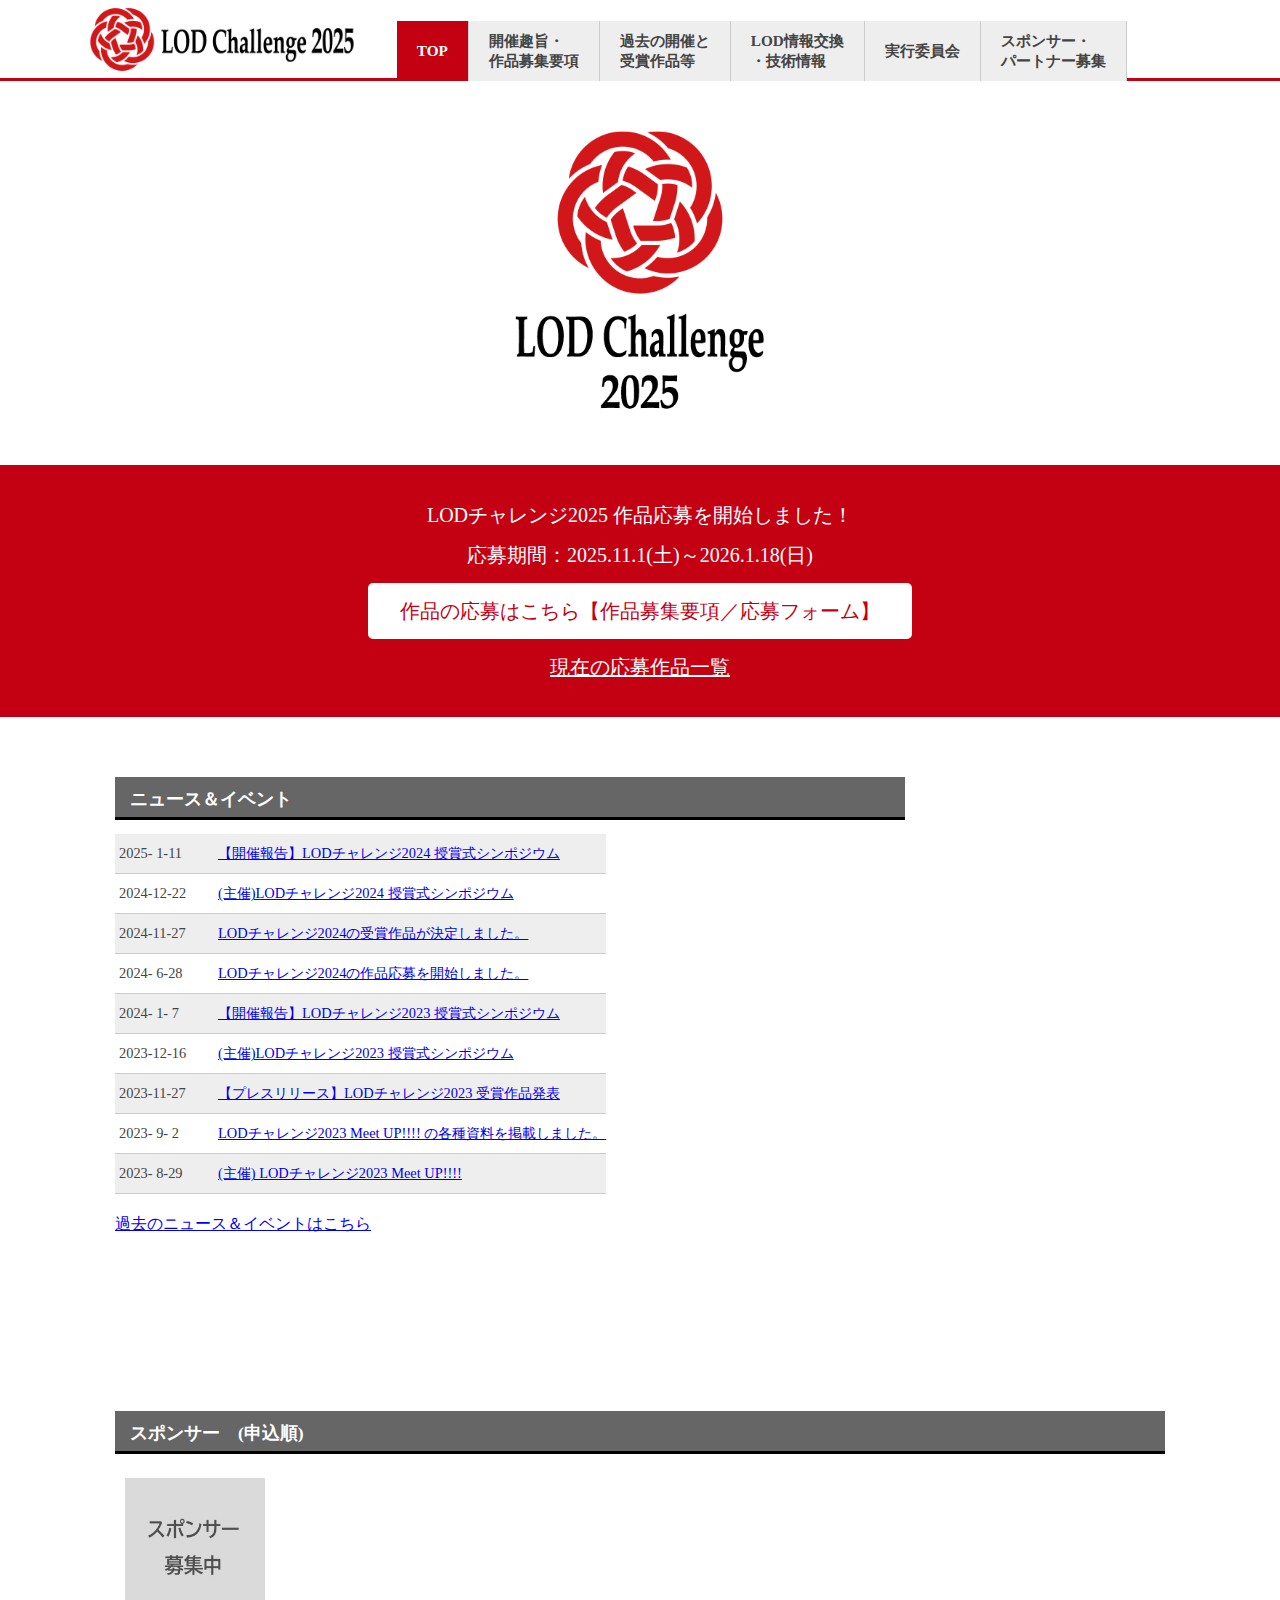
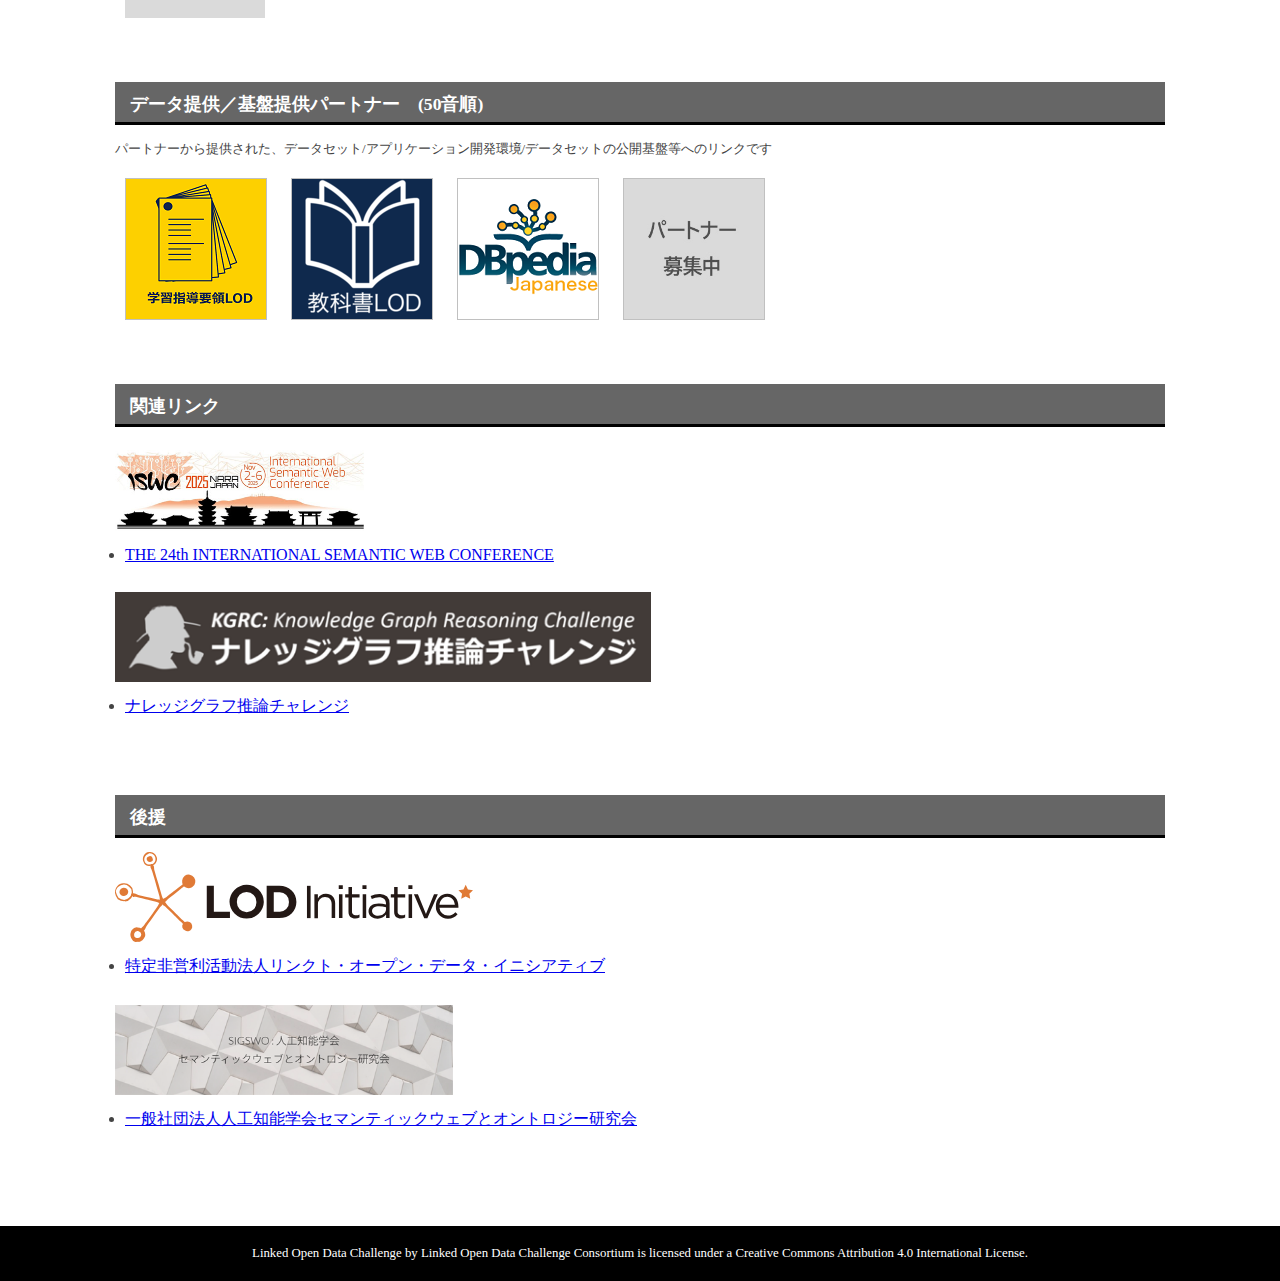
<file: docs/index.html>
<!DOCTYPE html>
<html>
<head>
<meta http-equiv="Content-Type" content="text/html; charset=utf-8" />
<meta name="viewport" content="width=device-width,initial-scale=1.0,minimum-scale=1.0" />
<meta name="keywords" content="Linked Open Data Challenge 2025,LODチャレンジ2025,LODチャレンジ,Linked Open Data, LOD,オープンデータ,Open Data,Semantic Web,Ontology,人工知能,AI,ビッグデータ,データサイエンス,コンテスト,artificial intelligence" />
<meta name="description" content="Linked Open Data Challenge 2025 (LODチャレンジ2025)" />
<meta http-equiv="Content-Language" content="ja" />
<meta http-equiv="Content-Script-Type" content="text/javascript" />
<meta http-equiv="Content-Style-Type" content="text/css" />
<meta http-equiv="imagetoolbar" content="no" />
<!--OGP設定-->
<meta property="og:site_name" content="LODチャレンジ2025" />
<meta property="og:title" content="LODチャレンジ2025" />
<meta property="og:url" content="https://2025.lodc.jp/" />
<meta property="og:image" content="https://2025.lodc.jp/images/logo_img/2025_sns_share_img1.jpg" />
<meta property="og:description" content="LODチャレンジ2025 応募期間：2025.11.01～2026.01.18" />
<meta property="og:type" content="website" />

<!--Twitter Card設定-->
<meta name="twitter:card" content="summary_large_image">
<meta name="twitter:site" content="@LodJapan">
<meta name="twitter:creator" content="@LodJapan">
<meta name="twitter:title" content="LODチャレンジ2025">
<meta name="twitter:description" content="LODチャレンジ2025 応募期間：2025.11.01～2026.01.18">
<meta name="twitter:image:src" content="https://2025.lodc.jp/images/logo_img/2025_sns_share_img1.jpg">
<link rel="canonical" href="https://2025.lodc.jp/" />
<link href="./css/index.css" rel="stylesheet" type="text/css" media="all" />
<link rel="icon" href="https://2025.lodc.jp/favicon.ico"> <!-- ファビコン -->
<link rel="apple-touch-icon" sizes="180x180" href="https://2025.lodc.jp/apple-touch-icon.png"> <!-- スマホ用アイコン -->

<title>Linked Open Data Challenge 2025 (LODチャレンジ2025)</title>
</head>
<body>

<!------------------------------------ ここからヘッダーコンテンツ ---------------------------------->
<div id="headerContentsFrame">
<a href="./"><img id="headerLogoImg" src="./images/logo_img/top_logo.png"></a>
<ul id="navMenu">
	<li><a href="./" id="current">TOP</a></li>
	<li><a href="./entry.html">開催趣旨・<br>作品募集要項</a></li>
	<li><a href="./previous.html">過去の開催と<br>受賞作品等</a></li>
	<li><a href="./technical_issue.html">LOD情報交換<br>・技術情報</a></li>
	<li><a href="./committee.html">実行委員会</a></li>
	<li><a href="./sponsor_partner.html">スポンサー・<br>パートナー募集</a></li>
</ul>
</div>
<hr class="borderLine" />
<!------------------------------------ ここからメインコンテンツ ---------------------------------->
<div class="mainContentsFrame">
	<div style="margin:50px 0; text-align:center;">
	<img src="./images/logo_img/2025indexImg.png"/ id="mainLogoImg"><br>
	</div>
</div>

<div class="redContentsFrame">

	<!--
	<div class="redTextArea">
	LODチャレンジ2025へのご応募をありがとうございました！<br>
	<a href="awardSymposium2025Report.html" class="bg_white_rec" style="color: #C40013;" >LODチャレンジ2025授賞式シンポジウム 開催報告</a><br>
	<a href="https://docs.google.com/spreadsheets/d/18IqWkBcrAfJ78xBexZYmJ3rQcX-935qy4EC5w1AKykg/edit?usp=sharing">応募作品の一覧はこちら</a>
	</div>
	-->
	
	<!--
	<div class="redTextArea">
	LODチャレンジ2025 受賞作品が決定しました！<br>
	<a href="awardPressRelease2025.html" class="bg_white_rec" style="color: #C40013;" >LODチャレンジ2025 受賞作品一覧</a><br><br>
	<!-- <a href="https://lodc2025awards.peatix.com/">2025.12.22 授賞式シンポジウム 参加者募集中！<br><img src="images/logo_img/LODC2025sympoLogo_s.png" class="topEventImg"/></a><br>
	<a href="https://docs.google.com/spreadsheets/d/18IqWkBcrAfJ78xBexZYmJ3rQcX-935qy4EC5w1AKykg/edit?usp=sharing">応募作品の一覧はこちら</a>
	</div>
	-->

	<!--
	<div class="redTextArea">
	LODチャレンジ2025へのご応募をありがとうございました！<br>
	作品の審査結果は近日中に公開予定です。<br>
	授賞式：2025年12月22日(日) 14:00～17:00<br>
	国立情報学研究所／オンラインのハイブリッド方式<br>
	<a href="https://docs.google.com/spreadsheets/d/18IqWkBcrAfJ78xBexZYmJ3rQcX-935qy4EC5w1AKykg/edit?usp=sharing" class="bg_white_rec" style="color: #C40013;">LODチャレンジ2025 応募作品一覧</a><br>
	</div>
	-->

	<!--
	<div class="redTextArea">
	LODチャレンジ2025 <span style="font-weight:bold;">募集期限を延長しました！</span><br>
	応募期間：2025.6.28～<span style="font-weight:bold; text-decoration:underline;">2025.10.14(月祝)</span><br>
	<a href="entry.html" class="bg_white_rec" style="color: #C40013;" >作品の応募はこちら【作品募集要項／応募フォーム】</a><br>
	<a href="https://docs.google.com/spreadsheets/d/18IqWkBcrAfJ78xBexZYmJ3rQcX-935qy4EC5w1AKykg/edit?usp=sharing">現在の応募作品一覧</a>
	</div>
	-->

	<div class="redTextArea">
	LODチャレンジ2025 作品応募を開始しました！<br>
	応募期間：2025.11.1(土)～2026.1.18(日)<br>
	<a href="entry.html" class="bg_white_rec" style="color: #C40013;" >作品の応募はこちら【作品募集要項／応募フォーム】</a><br>
	<a href="https://docs.google.com/spreadsheets/d/11za_7VkMiZYuHGAU6UUtFRNASAyQXLjS9zBCwoJtbpk/edit?usp=sharing">現在の応募作品一覧</a>
	</div>

</div>
<div class="mainContentsFrame flexFrame">
	<div class="mainLeftFrame" >
		<h2>ニュース＆イベント</h2>
		<!-- この部分のリンクは絶対パスで書くこと（previous.htmlに毎年分を積み重ねるため） -->
		<table class="newsTable">
		<tr>
		<th>2025- 1-11</th>
		<td><a href="https://2024.lodc.jp/awardSymposium2024Report.html">【開催報告】LODチャレンジ2024 授賞式シンポジウム</a></td></tr>
		<tr><th>2024-12-22</th>
		<td><a href="https://lodc2024awards.peatix.com/">(主催)LODチャレンジ2024 授賞式シンポジウム</a></td></tr>
		<tr><th>2024-11-27</th>
		<td><a href="https://2024.lodc.jp/awardPressRelease2024.html">LODチャレンジ2024の受賞作品が決定しました。</a></td></tr>
		<tr><th>2024- 6-28</th>
		<td><a href="https://2024.lodc.jp/entry.html">LODチャレンジ2024の作品応募を開始しました。</a></td></tr>
		<tr><th>2024- 1- 7</th>
		<td><a href="https://2023.lodc.jp/awardSymposium2023Report.html">【開催報告】LODチャレンジ2023 授賞式シンポジウム</a></td></tr>
		<tr><th>2023-12-16</th>
		<td><a href="https://lodc2023awards.peatix.com/">(主催)LODチャレンジ2023 授賞式シンポジウム</a></td></tr>
		<tr><th>2023-11-27</th>
		<td><a href="https://2023.lodc.jp/awardPressRelease2023.html">【プレスリリース】LODチャレンジ2023 受賞作品発表</a></td></tr>
		<tr><th>2023- 9- 2</th>
		<td><a href="https://2023.lodc.jp/technical_issue.html">LODチャレンジ2023 Meet UP!!!! の各種資料を掲載しました。</a></td></tr>
		<tr><th>2023- 8-29</th>
		<td><a href="https://lodc2023mu.peatix.com/">(主催) LODチャレンジ2023 Meet UP!!!!</a></td>
		</tr>
		</table>
		<div style="text-align:left;margin:20px 0 0 0;"> <a href="./previous.html#news_event" target="_self">過去のニュース＆イベントはこちら</a></div>
	</div>
	<div class="mainRightFrame">
		<iframe src="https://www.facebook.com/plugins/page.php?href=https%3A%2F%2Fwww.facebook.com%2FLOD.challenge.Japan%2F&tabs=timeline&width=250&height=600&small_header=true&adapt_container_width=true&hide_cover=true&show_facepile=true&appId"
		style="border:none;overflow:hidden;height:600px;" scrolling="no" frameborder="0" allowTransparency="true"></iframe>
	</div>
</div>

<div class="mainContentsFrame">
	<!-- 
     <h2>Platinumスポンサー</h2>
	
	<!-- 日本オラクル株式会社-->
	<!--
	<a href="https://docs.google.com/presentation/d/12QEOy2oY_BX7IPUoRKZCt6Fl9JPtBahR/edit#slide=id.p1" target="_blank" title="日本オラクル株式会社"><img src="./images/sp_logo/spP_Oracle.png" alt="日本オラクル株式会社" class="sponserImg" style="width:200px;"></a>
	<div style="height:200px;vertical-align:middle;display:table-cell;">
	日本オラクル株式会社
	</div><p style="clear: both; margin-bottom:40px;"></p>
	<a href="sponsor_partner.html"><img src="images/sp_logo/sponser_img.jpg" alt="スポンサー募集中" width="200" border="0" hspace="10" vspace="10"></a>
	-->
	<!-- 
	<a href="sponsor_partner.html"><img src="images/sp_logo/sponser_img.jpg" alt="スポンサー募集中" width="200" border="0" hspace="10" vspace="10"></a>
	-->
	
	<h2>スポンサー　(申込順)</h2>
	
	<!--(い) 株式会社インターネットイニシアティブ-->
	<!--
	<a href="https://www.iij.ad.jp/" target="_blank" title="株式会社インターネットイニシアティブ"><img src="./images/sp_logo/spG_IIJ_logo.png" alt="株式会社インターネットイニシアティブ" class="sponserImg" style="width:140px;"></a>
	<div style="height:160px;vertical-align:middle;display:table-cell;">
	株式会社インターネットイニシアティブ
	</div><p style="clear: both;"></p>
	-->
	
	<!--(り) 株式会社リヴィティエ-->
	<!--
	<a href="https://revitie.jp/" target="_blank" title="株式会社リヴィティエ"><img src="./images/sp_logo/revitie_logo.jpg" alt="株式会社リヴィティエ" class="sponserImg" style="width:140px;"></a>
	<div style="height:160px;vertical-align:middle;display:table-cell;">
	株式会社リヴィティエ
	</div><p style="clear: both;"></p>
	-->

	<!--(そ) 株式会社ソケッツ-->
	<!--
	<a href="https://www.sockets.co.jp/" target="_blank" title="株式会社ソケッツ"><img src="./images/sp_logo/Sockets_square.png" alt="株式会社ソケッツ" class="sponserImg" style="width:140px;"></a>
	<div style="height:160px;vertical-align:middle;display:table-cell;">
	株式会社ソケッツ
	</div><p style="clear: both;"></p>
	-->

	<!--(い) Info Lounge-->
	<!--
	<a href="https://info-lounge.jp/" target="_blank" title="インフォ・ラウンジ株式会社"><img src="./images/sp_logo/spG_infolounge_logo.png" alt="インフォ・ラウンジ株式会社" class="sponserImg" style="width:140px;"></a>
	<div style="height:160px;vertical-align:middle;display:table-cell;">
	インフォ・ラウンジ株式会社
	</div><p style="clear: both;"></p>
	-->

	<!--(お) オントロノミー合同会社 -->
	<!--
	<a href="https://www.ontolonomy.co.jp" target="_blank" title="ontolonomy"><img src="./images/sp_logo/spG_ontolonomy.png" alt="オントロノミー合同会社" class="sponserImg" style="width:140px;"></a>
	<div style="height:160px;vertical-align:middle;display:table-cell;">
	オントロノミー合同会社
	</div><p style="clear: both;"></p>
	-->
	

	<!--(こ) Code for Japan-->
	<!--
	<a href="https://www.code4japan.org/" target="_blank" title="Code for Japan"><img src="./images/sp_logo/spG_CfJlogo.jpg" alt="Code for Japan" class="sponserImg" style="width:140px;"></a>
	<div style="height:160px;vertical-align:middle;display:table-cell;">
	Code for Japan
	</div><p style="clear: both;"></p>
	-->
	
	<!--(り) 特定非営利活動法人リンクト・オープン・データ・イニシアティブ-->
	<!--
	<a href="https://linkedopendata.jp/" target="_blank" title="Code for Japan"><img src="./images/sp_logo/spG_lodi.jpg" alt="特定非営利活動法人リンクト・オープン・データ・イニシアティブ" class="sponserImg" style="width:140px;"></a>
	<div style="height:160px;vertical-align:middle;display:table-cell;">
	特定非営利活動法人リンクト・オープン・データ・イニシアティブ
	</div><p style="clear: both;"></p>
	-->
	
	<a href="sponsor_partner.html"><img src="images/sp_logo/sponser_img.jpg" alt="スポンサー募集中" width="140" border="0" hspace="10" vspace="10"></a>
	
	<h2 id="partner">データ提供／基盤提供パートナー　(50音順)</h2>
	<div style="margin:6px 0 10px 0; font-size:small;">パートナーから提供された、データセット/アプリケーション開発環境/データセットの公開基盤等へのリンクです</div>

	<!--(が) 学習指導要領LOD -->
		<a href="https://w3id.org/jp-cos/" target="_blank" title="学習指導要領LOD"><img src="./images/sp_logo/jp-cos-logo.png" alt="学習指導要領LOD" class="partnerImg"></a>

	<!--(き) 教科書LOD -->
		<a href="https://w3id.org/jp-textbook/" target="_blank" title="教科書LOD"><img src="./images/sp_logo/textbook-logo.png" alt="教科書LOD" class="partnerImg"></a>
		
	<!--(こ) 国文学研究資料館-->
	<!--
		<a href="https://www.nijl.ac.jp/pages/cijproject/data_set_list.html" target="_blank" title="国文学研究資料館"><img src="./images/sp_logo/kokubunken.jpg" alt="国文学研究資料館" class="partnerImg"></a>
	-->
		
	<!--(こ) 国立国会図書館 -->
	<!--
		<a href="https://www.ndl.go.jp/jp/dlib/standards/lod/index.html" target="_blank" title="国立国会図書館"><img src="./images/sp_logo/pt_ndl_logo.png" alt="国立国会図書館" class="partnerImg"></a>
	-->
		
	<!--(し) ししょまろはん -->
	<!--
		<a href="http://libmaro.kyoto.jp/" target="_blank" title="ししょまろはん"><img src="./images/sp_logo/shishomaro2023.jpg" alt="ししょまろはん" class="partnerImg"></a>
	-->

	<!--(で) DBペディア -->
		<a href="http://ja.dbpedia.org" target="_blank" title="DBpediaJapanese"><img src="./images/sp_logo/pt_dbpedia_logo.png" alt="DBpediaJapanese" class="partnerImg"></a>

	<!--(ぶ) 文化庁 -->
	<!--
		<a href="https://mediag.bunka.go.jp/madb_lab/" target="_blank" title="文化庁"><img src="./images/sp_logo/pt_MADB.png" alt="文化庁" class="partnerImg"></a>
	-->

	<!--(よ) 横浜市芸術文化振興財団-->
	<!--
		<a href="https://artnavi.yokohama/lod/" target="_blank" title="横浜市芸術文化振興財団"><img src="./images/sp_logo/pt_YAF_logo.png" alt="横浜市芸術文化振興財団" class="partnerImg"></a>
	-->
		
	<!--(り) LinkData.org	-->
	<!--
		<a href="https://linkdata.org/" target="_blank" title="LinkData.org"><img src="./images/sp_logo/pt_linkdata.png" alt="LinkData.org" class="partnerImg"></a>
	-->
	
	<a href="sponsor_partner.html"><img src="images/sp_logo/partner_img.jpg" alt="パートナー募集中" class="partnerImg"></a>

	<h2>関連リンク</h2>
	
	<a href="https://iswc2025.semanticweb.org/" title="THE 24th INTERNATIONAL SEMANTIC WEB CONFERENCE"><img src="./images/sp_logo/ISWC2025.jpg" alt="THE 24th INTERNATIONAL SEMANTIC WEB CONFERENCE" class="kanren_link_img"></a>
	<li style="margin:10px;"><a href="https://iswc2025.semanticweb.org/" target="_blank">THE 24th INTERNATIONAL SEMANTIC WEB CONFERENCE</a></li>
	
	<br>
	<a href="https://challenge.knowledge-graph.jp/2024/" title="ナレッジグラフ推論チャレンジ"><img src="./images/sp_logo/kgrc2023.png" alt="ナレッジグラフ推論チャレンジ" class="kanren_link_img"></a>
	<li style="margin:10px;"><a href="https://challenge.knowledge-graph.jp/2024/" target="_blank">ナレッジグラフ推論チャレンジ</a></li>
	
	<br>
	<!--
	<a href="https://products.sint.co.jp/pg_battle/" title="PG BATTLE"><img src="./images/sp_logo/pgb_01_480.png" alt="PG BATTLE" class="kanren_link_img"></a>
	-->
	
	<h2>後援</h2>
	
	<a href="http://linkedopendata.jp/" title="特定非営利活動法人リンクト・オープン・データ・イニシアティブ"><img src="./images/sp_logo/lodi_logo.svg" alt="特定非営利活動法人リンクト・オープン・データ・イニシアティブ" class="kanren_link_img"></a>
	<li style="margin:10px;"><a href="http://linkedopendata.jp/" target="_blank">特定非営利活動法人リンクト・オープン・データ・イニシアティブ</a></li>
	
	<br>
	
	<a href="http://www.sigswo.org/" title="一般社団法人人工知能学会セマンティックウェブとオントロジー研究会"><img src="./images/sp_logo/SIGSWO.png" alt="一般社団法人人工知能学会セマンティックウェブとオントロジー研究会" class="kanren_link_img"></a>
	<li style="margin:10px;"><a href="http://www.sigswo.org/" target="_blank">一般社団法人人工知能学会セマンティックウェブとオントロジー研究会</a></li>

	<br><br>
</div>
<div id="footerContentsFrame">
	<p id="copyright">
		Linked Open Data Challenge by Linked Open Data Challenge Consortium is licensed under a Creative Commons Attribution 4.0 International License.
	</p>
</div>
</body>
</html>
</file>
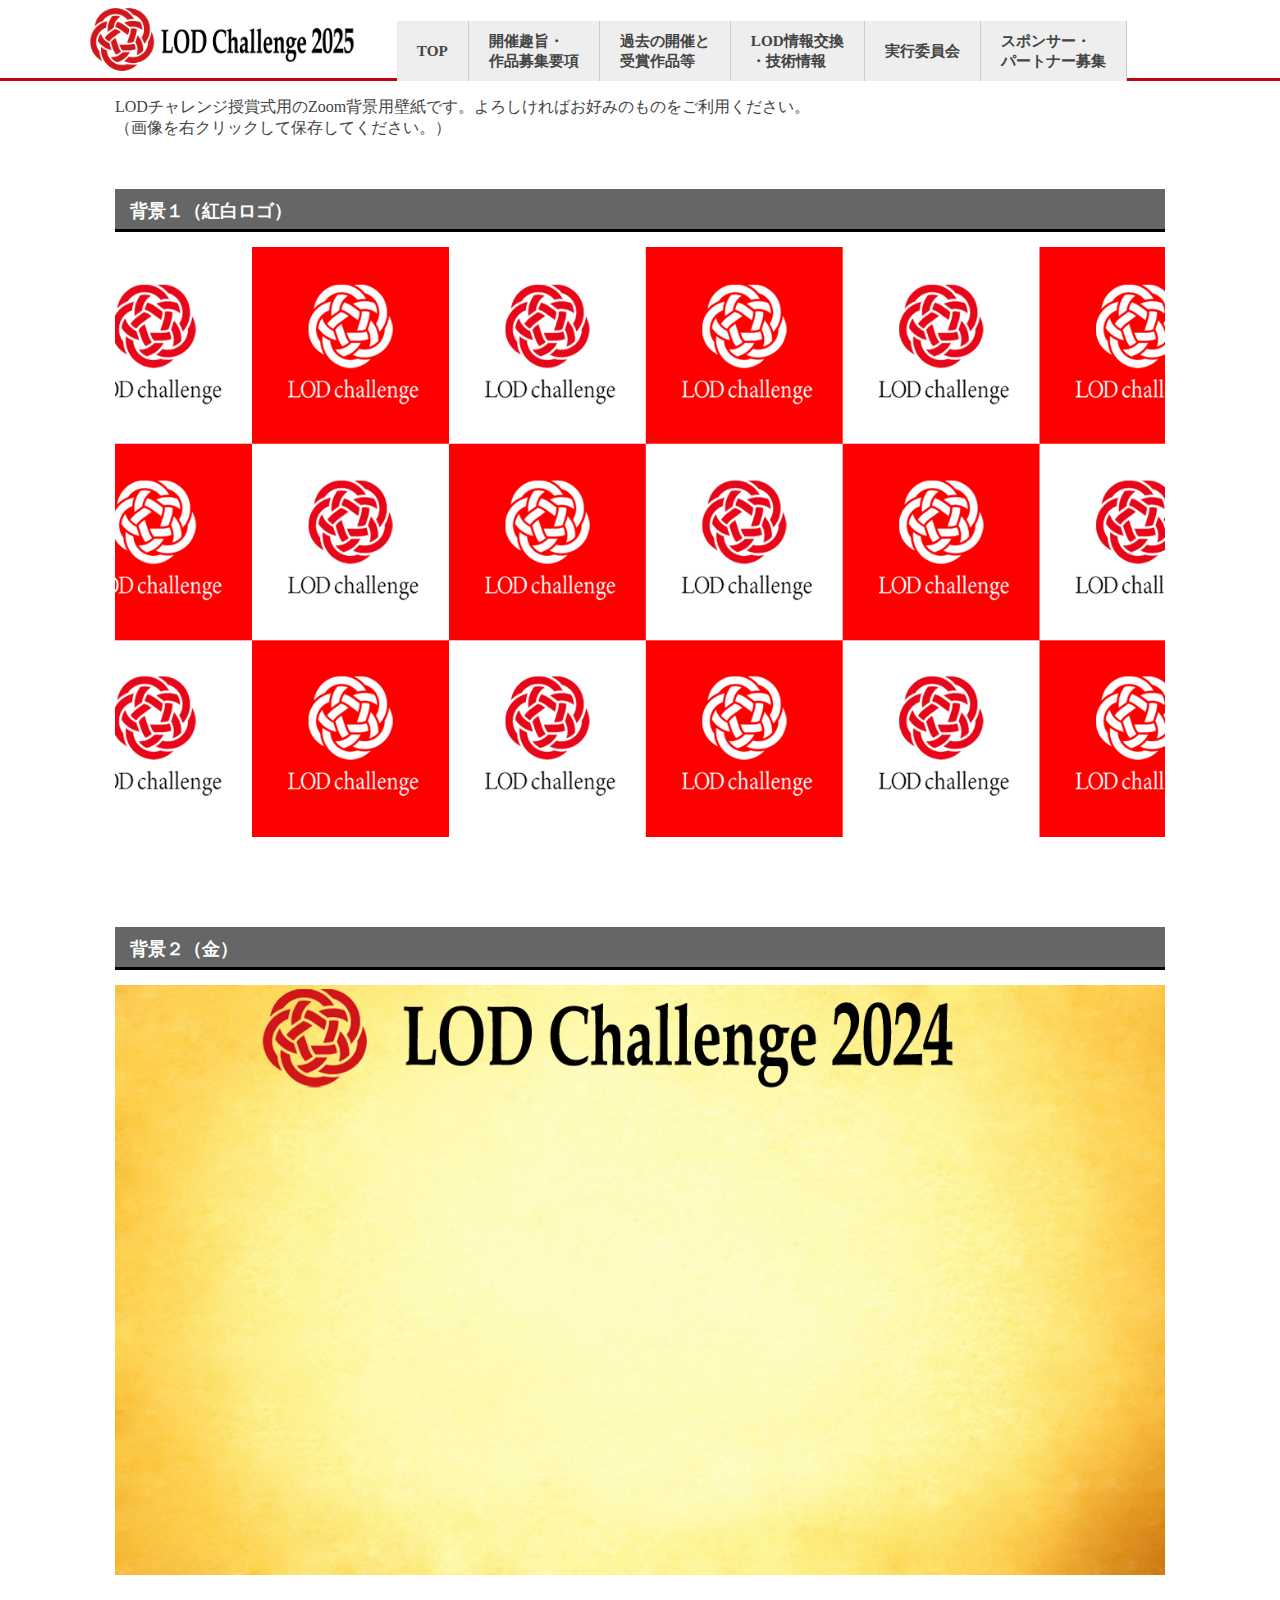
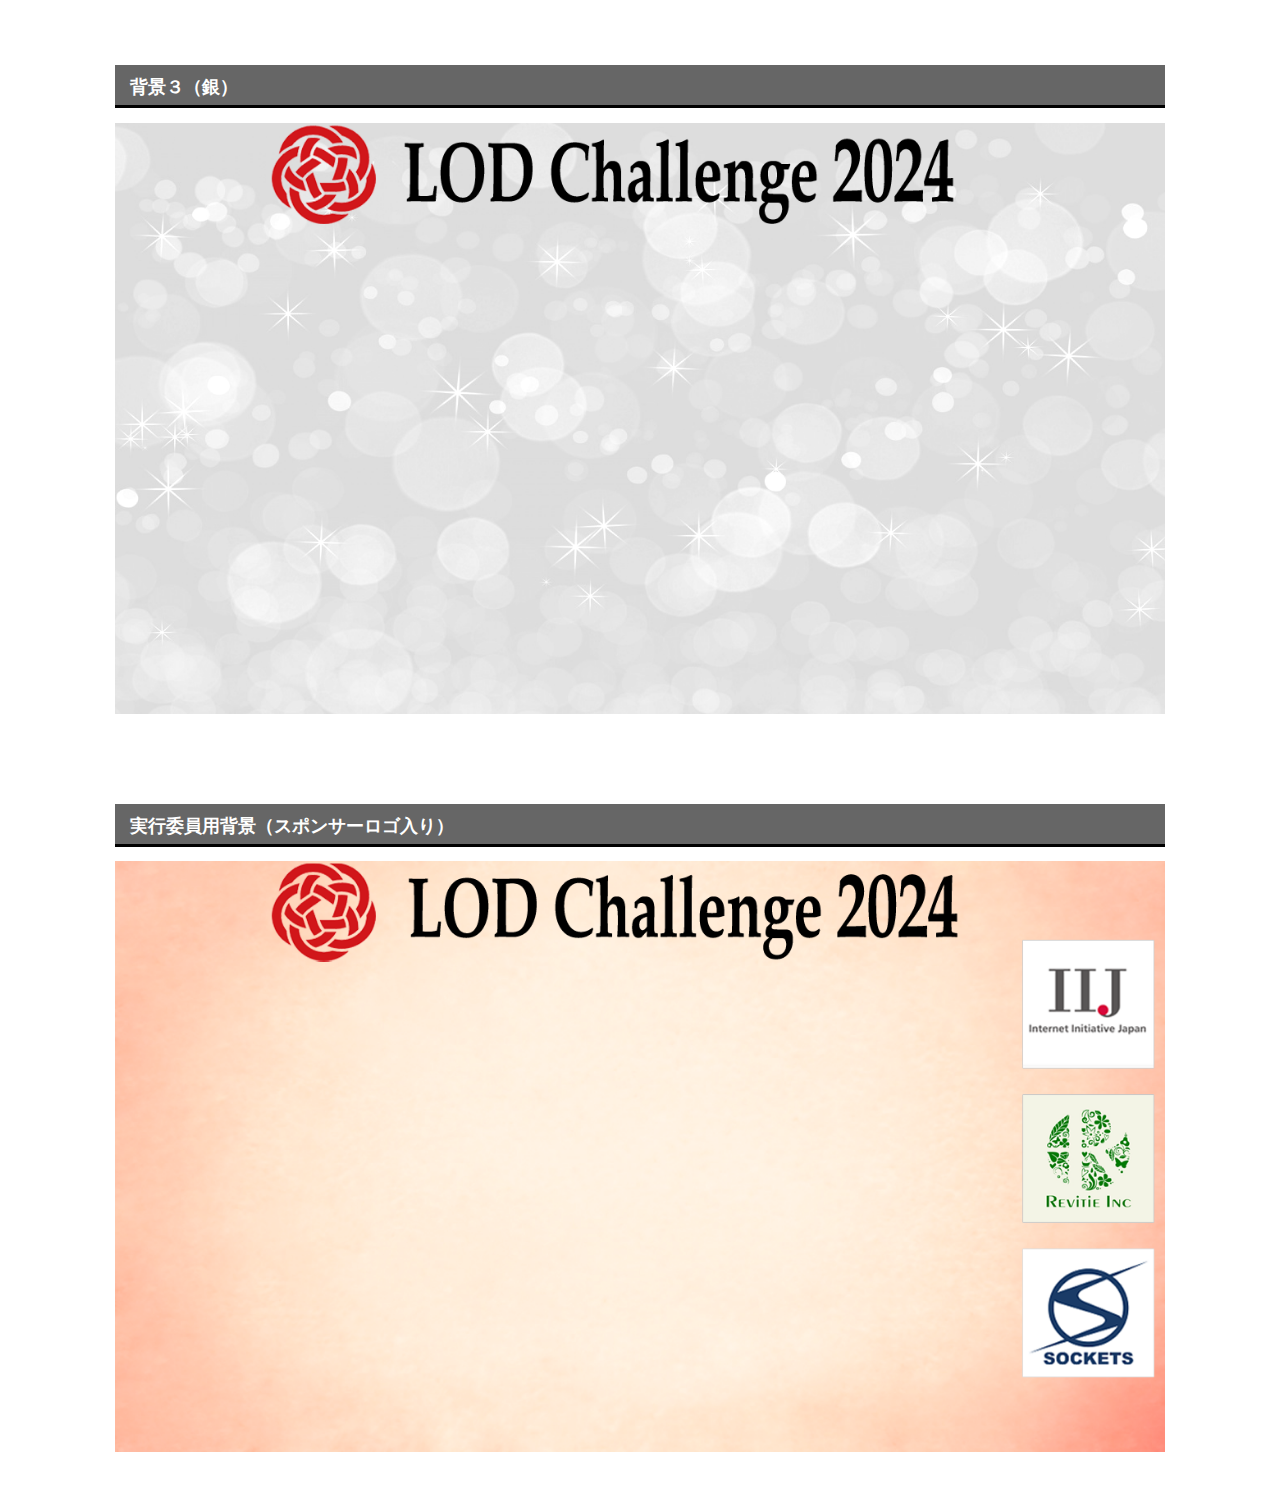
<file: docs/awardBackgroundimagedownload.html>
<!DOCTYPE html>
<html>
<head>
<meta http-equiv="Content-Type" content="text/html; charset=utf-8" />
<meta name="viewport" content="width=device-width,initial-scale=1.0,minimum-scale=1.0" />
<meta name="keywords" content="Linked Open Data Challenge 2024,LODチャレンジ2024,LODチャレンジ,Linked Open Data, LOD,オープンデータ,Open Data,Semantic Web,Ontology,人工知能,AI,ビッグデータ,データサイエンス,コンテスト,artificial intelligence" />
<meta name="description" content="Linked Open Data Challenge 2024 (LODチャレンジ2024)" />
<meta http-equiv="Content-Language" content="ja" />
<meta http-equiv="Content-Script-Type" content="text/javascript" />
<meta http-equiv="Content-Style-Type" content="text/css" />
<meta http-equiv="imagetoolbar" content="no" />
<!--OGP設定-->
<meta property="og:site_name" content="LODチャレンジ2024" />
<meta property="og:title" content="LODチャレンジ2024" />
<meta property="og:url" content="https://2024.lodc.jp/" />
<meta property="og:image" content="https://2024.lodc.jp/images/logo_img/2024_sns_share_img1.jpg" />
<meta property="og:description" content="LODチャレンジ2024 応募期間：2024.X.XX～2024.XX.XX" />
<meta property="og:type" content="website" />

<!--Twitter Card設定-->
<meta name="twitter:card" content="summary_large_image">
<meta name="twitter:site" content="@LodJapan">
<meta name="twitter:creator" content="@LodJapan">
<meta name="twitter:title" content="LODチャレンジ2024">
<meta name="twitter:description" content="LODチャレンジ2024 応募期間：2024.X.XX～2024.XX.XX">
<meta name="twitter:image:src" content="https://2024.lodc.jp/images/logo_img/2024_sns_share_img1.jpg">
<link rel="canonical" href="https://2024.lodc.jp/" />
<link href="./css/index.css" rel="stylesheet" type="text/css" media="all" />
<link rel="icon" href="https://2024.lodc.jp/favicon.ico"> <!-- ファビコン -->
<link rel="apple-touch-icon" sizes="180x180" href="https://2024.lodc.jp/apple-touch-icon.png"> <!-- スマホ用アイコン -->

<title>Zoom背景用壁紙 | LODチャレンジ2023</title>
</head>
<body>

<!------------------------------------ ここからヘッダーコンテンツ ---------------------------------->
<div id="headerContentsFrame">
<a href="./"><img id="headerLogoImg" src="./images/logo_img/top_logo.png"></a>
<ul id="navMenu">
	<li><a href="./">TOP</a></li>
	<li><a href="./entry.html">開催趣旨・<br>作品募集要項</a></li>
	<li><a href="./previous.html">過去の開催と<br>受賞作品等</a></li>
	<li><a href="./technical_issue.html">LOD情報交換<br>・技術情報</a></li>
	<li><a href="./committee.html">実行委員会</a></li>
	<li><a href="./sponsor_partner.html">スポンサー・<br>パートナー募集</a></li>
</ul>
</div>
<hr class="borderLine" />
<!------------------------------------ ここからメインコンテンツ ---------------------------------->
<div class="mainContentsFrame">

<body>
	<div id="wrapper">
		<div id="header" class="clearfix"></div>
		<div id="mainImgBox"><p id="mainImg"></p></div>
		<div id="mainContents">
				<div class="contents">
				
<!-- 以下にコンテンツを記載する -->

LODチャレンジ授賞式用のZoom背景用壁紙です。よろしければお好みのものをご利用ください。<br>
（画像を右クリックして保存してください。）

<h2>背景１（紅白ロゴ）</h2>
<img src="images/background/back001.png" style="width:100%;">
<br>
<br>
<br>

<h2>背景２（金）</h2>
<img src="images/background/back002.png" style="width:100%;">
<br>
<br>
<br>

<h2>背景３（銀）</h2>
<img src="images/background/back003.png" style="width:100%;">
<br>
<br>
<br>

<h2>実行委員用背景（スポンサーロゴ入り）</h2>
<img src="images/background/back004.png" style="width:100%;">
<br>
<br>
<br>


<!-- コンテンツここまで -->

				</div>
		</div>
		<div id="footer"></div>
	</div>
</body>
</html>
</file>
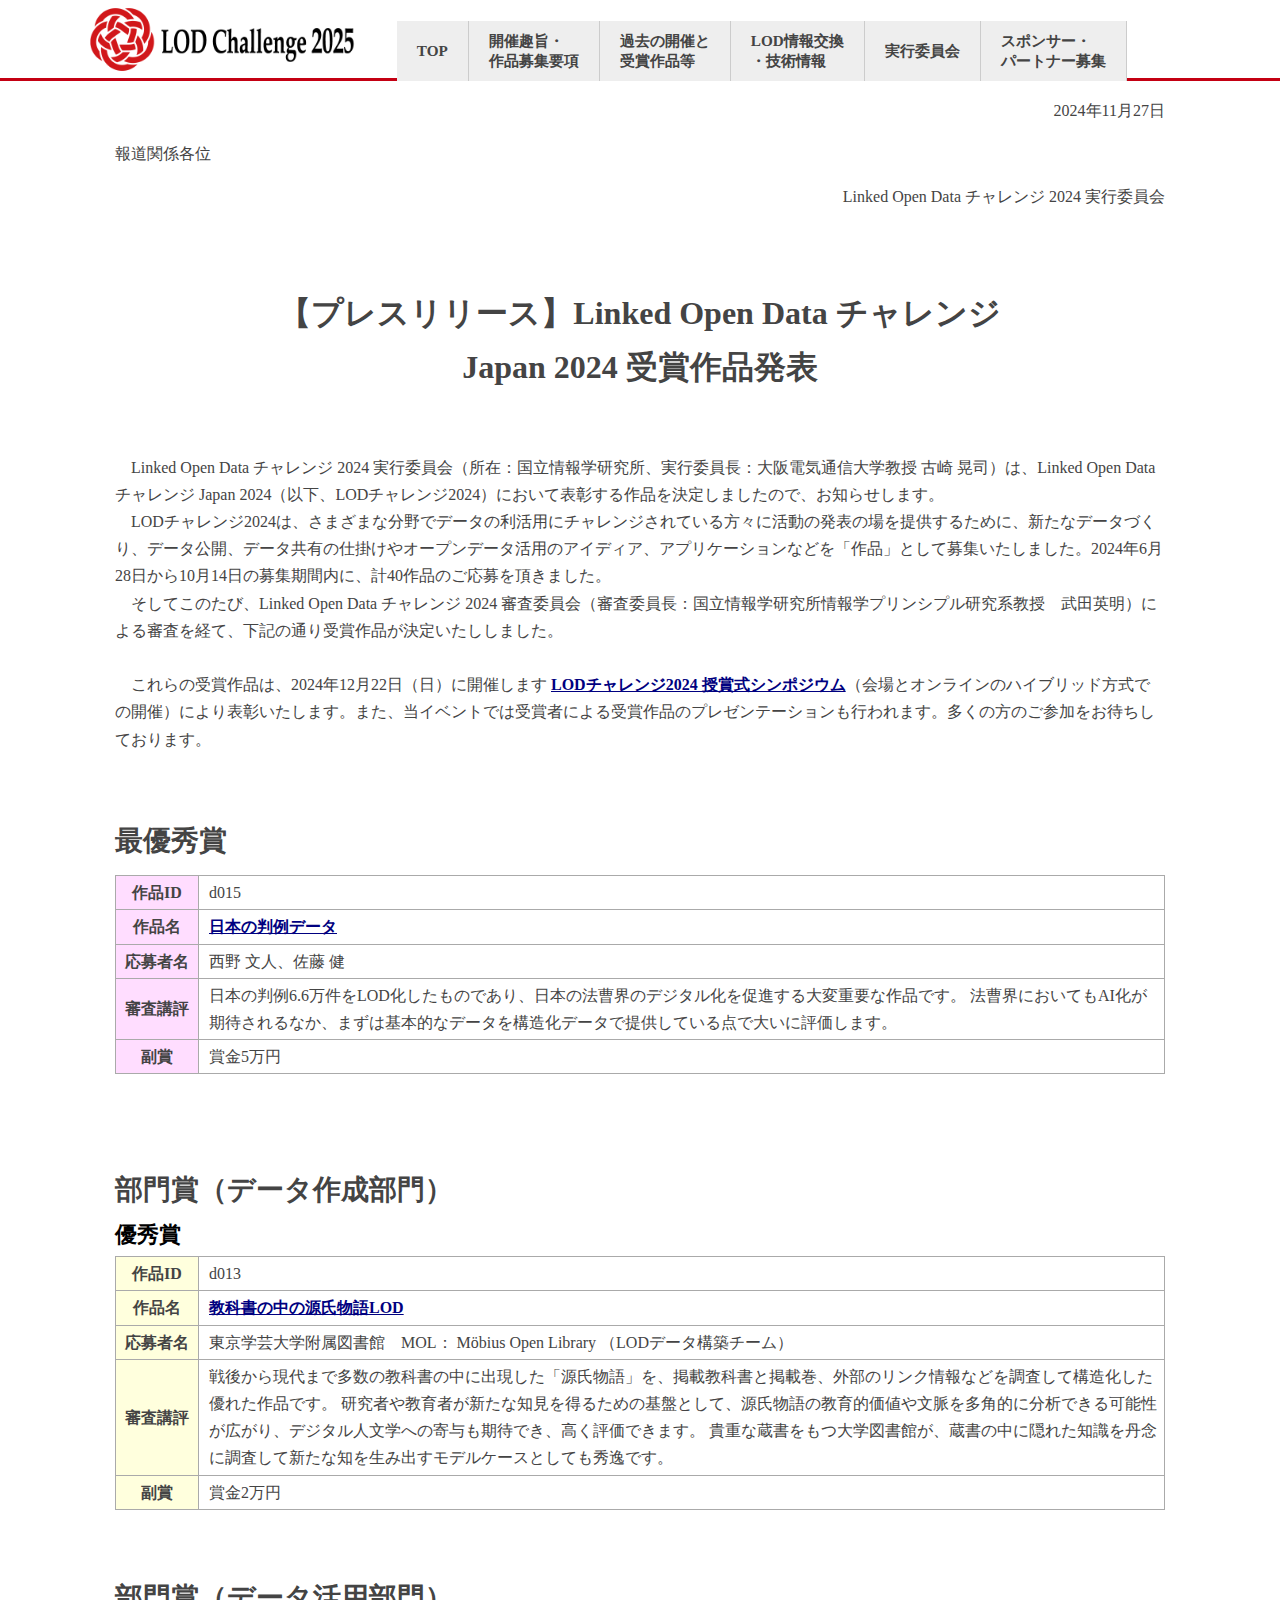
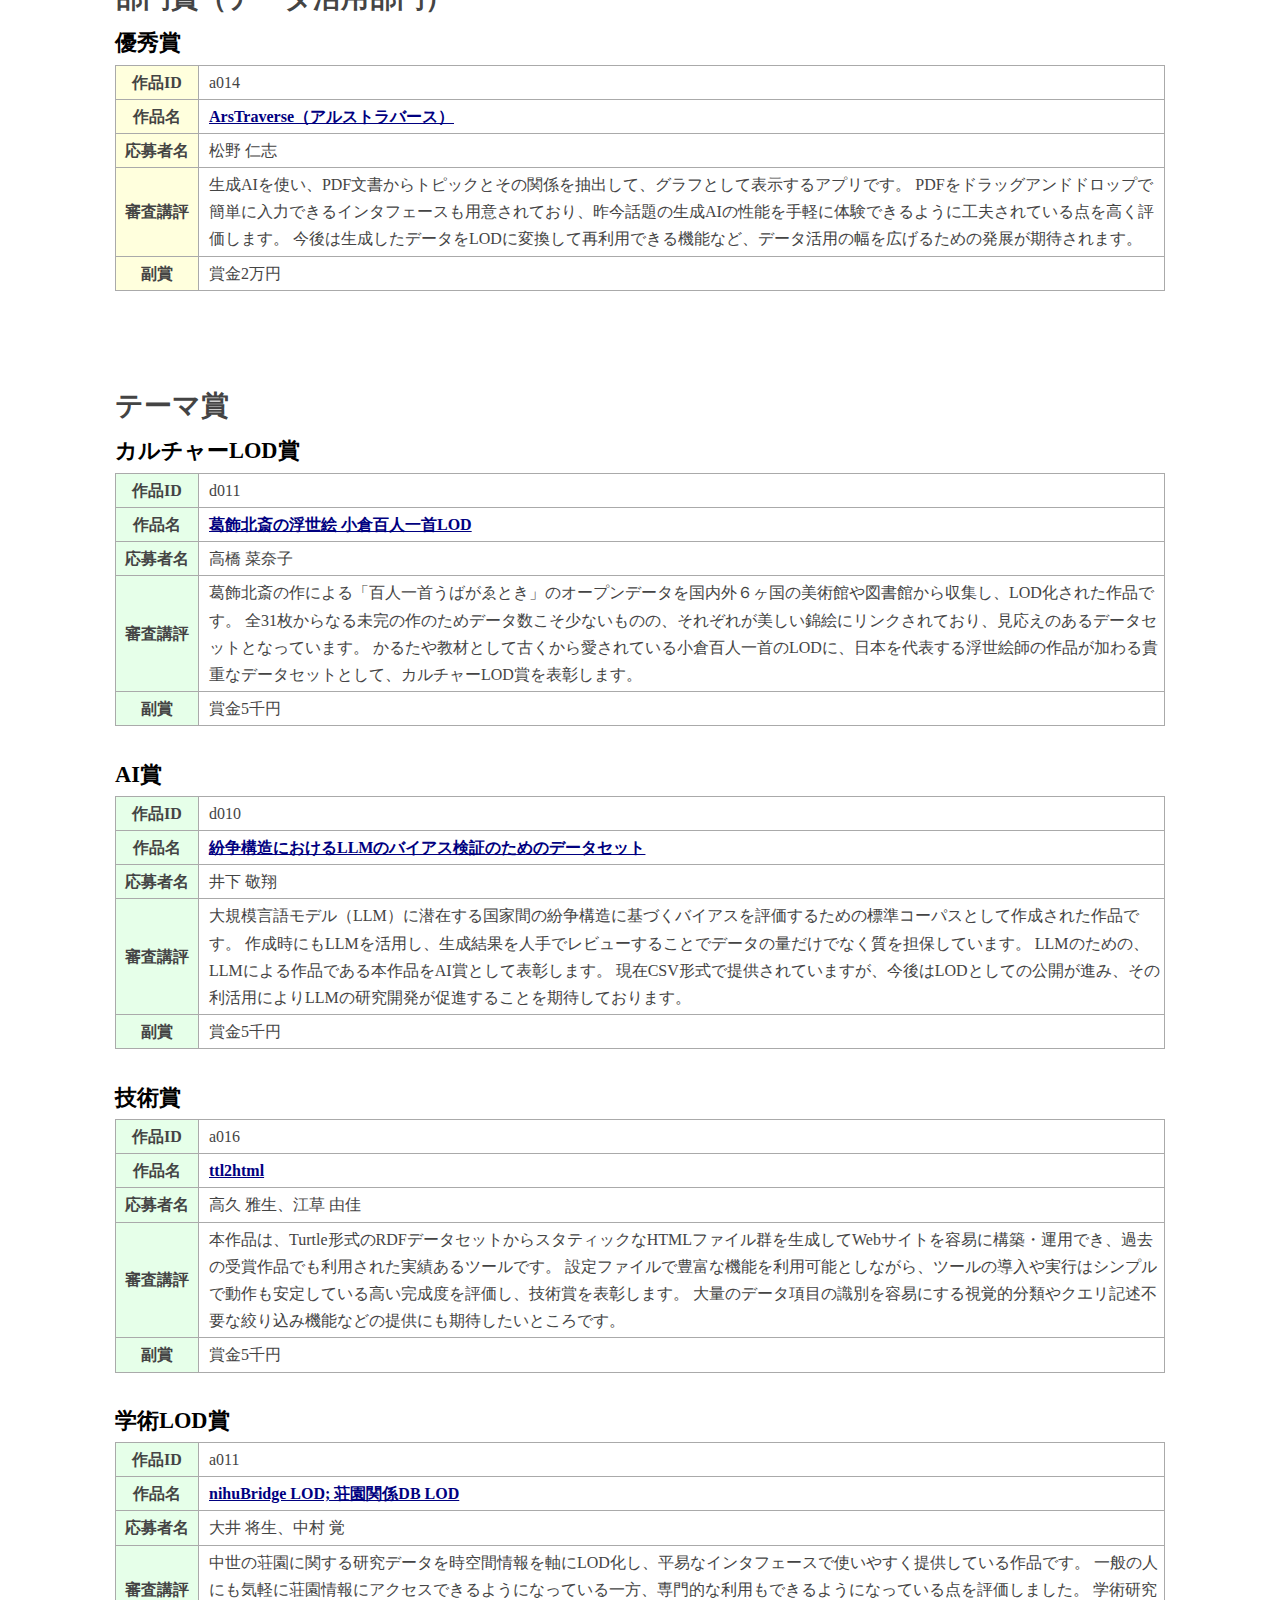
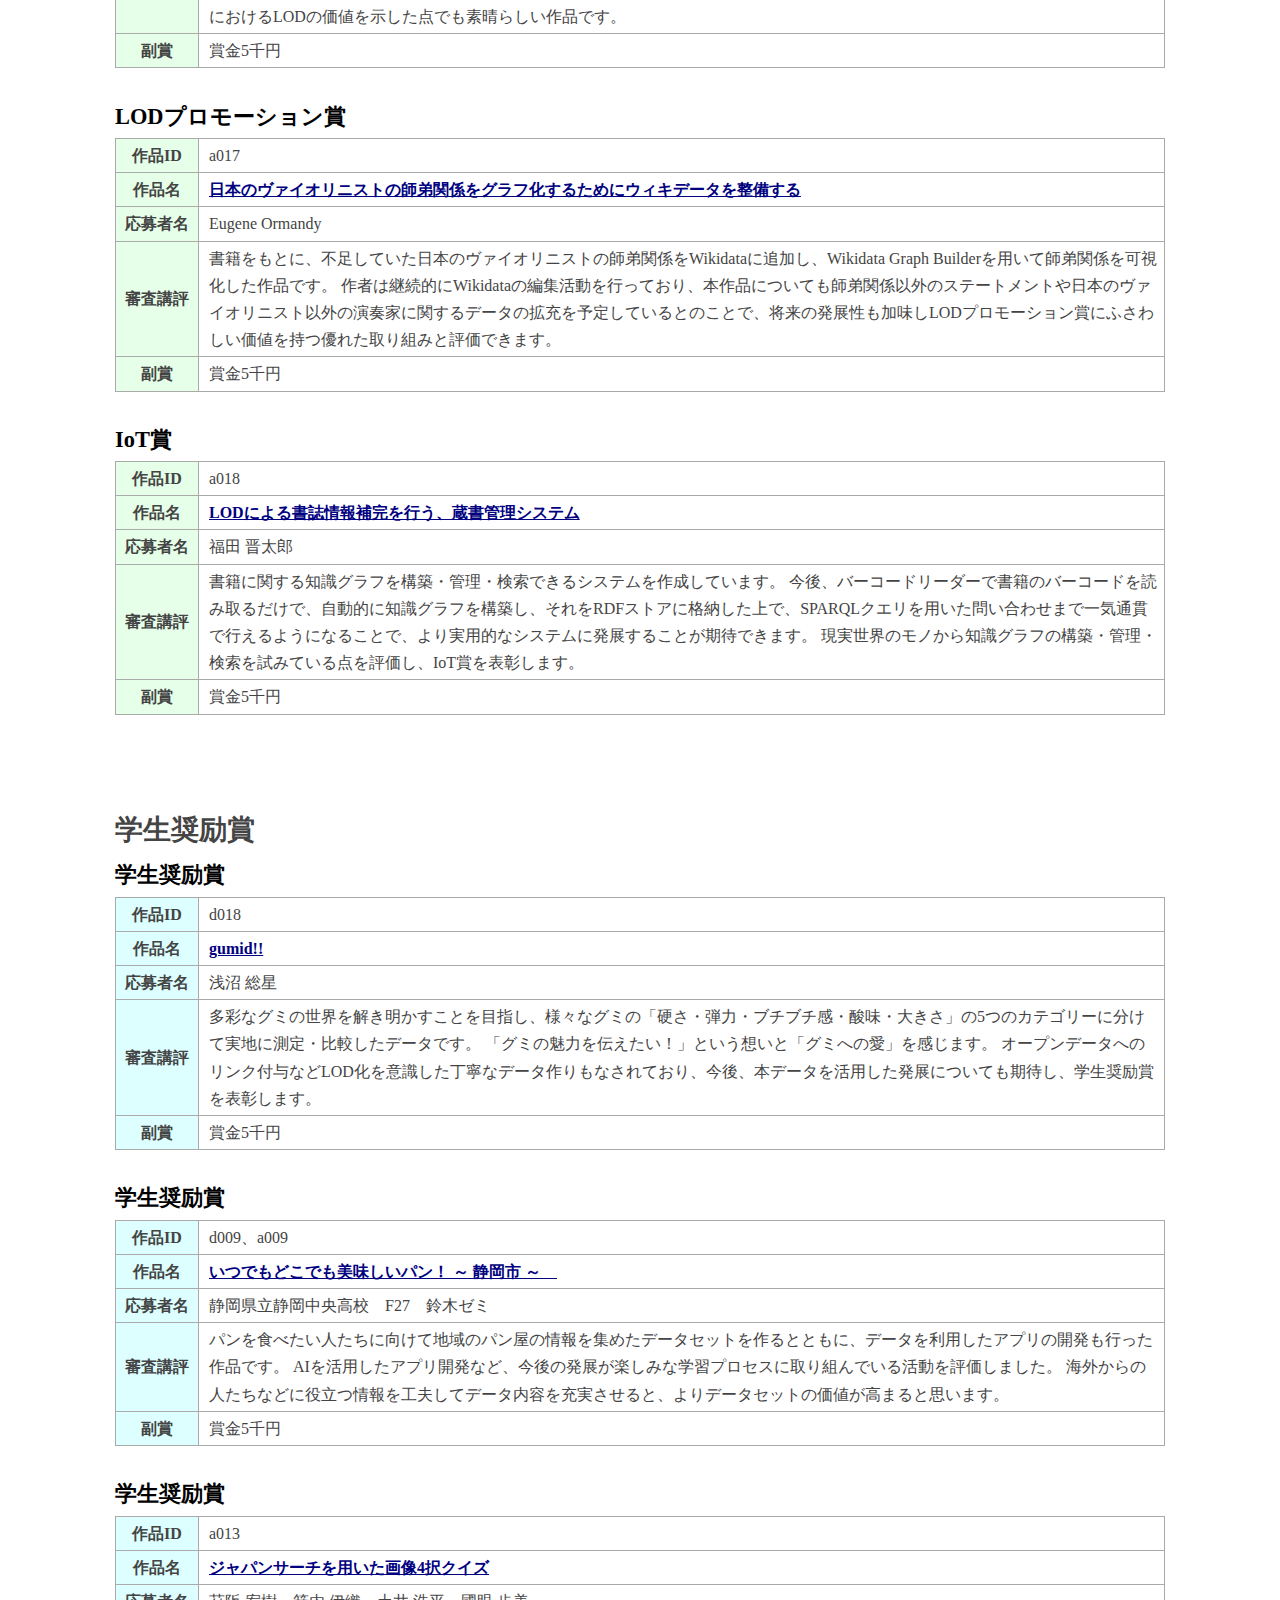
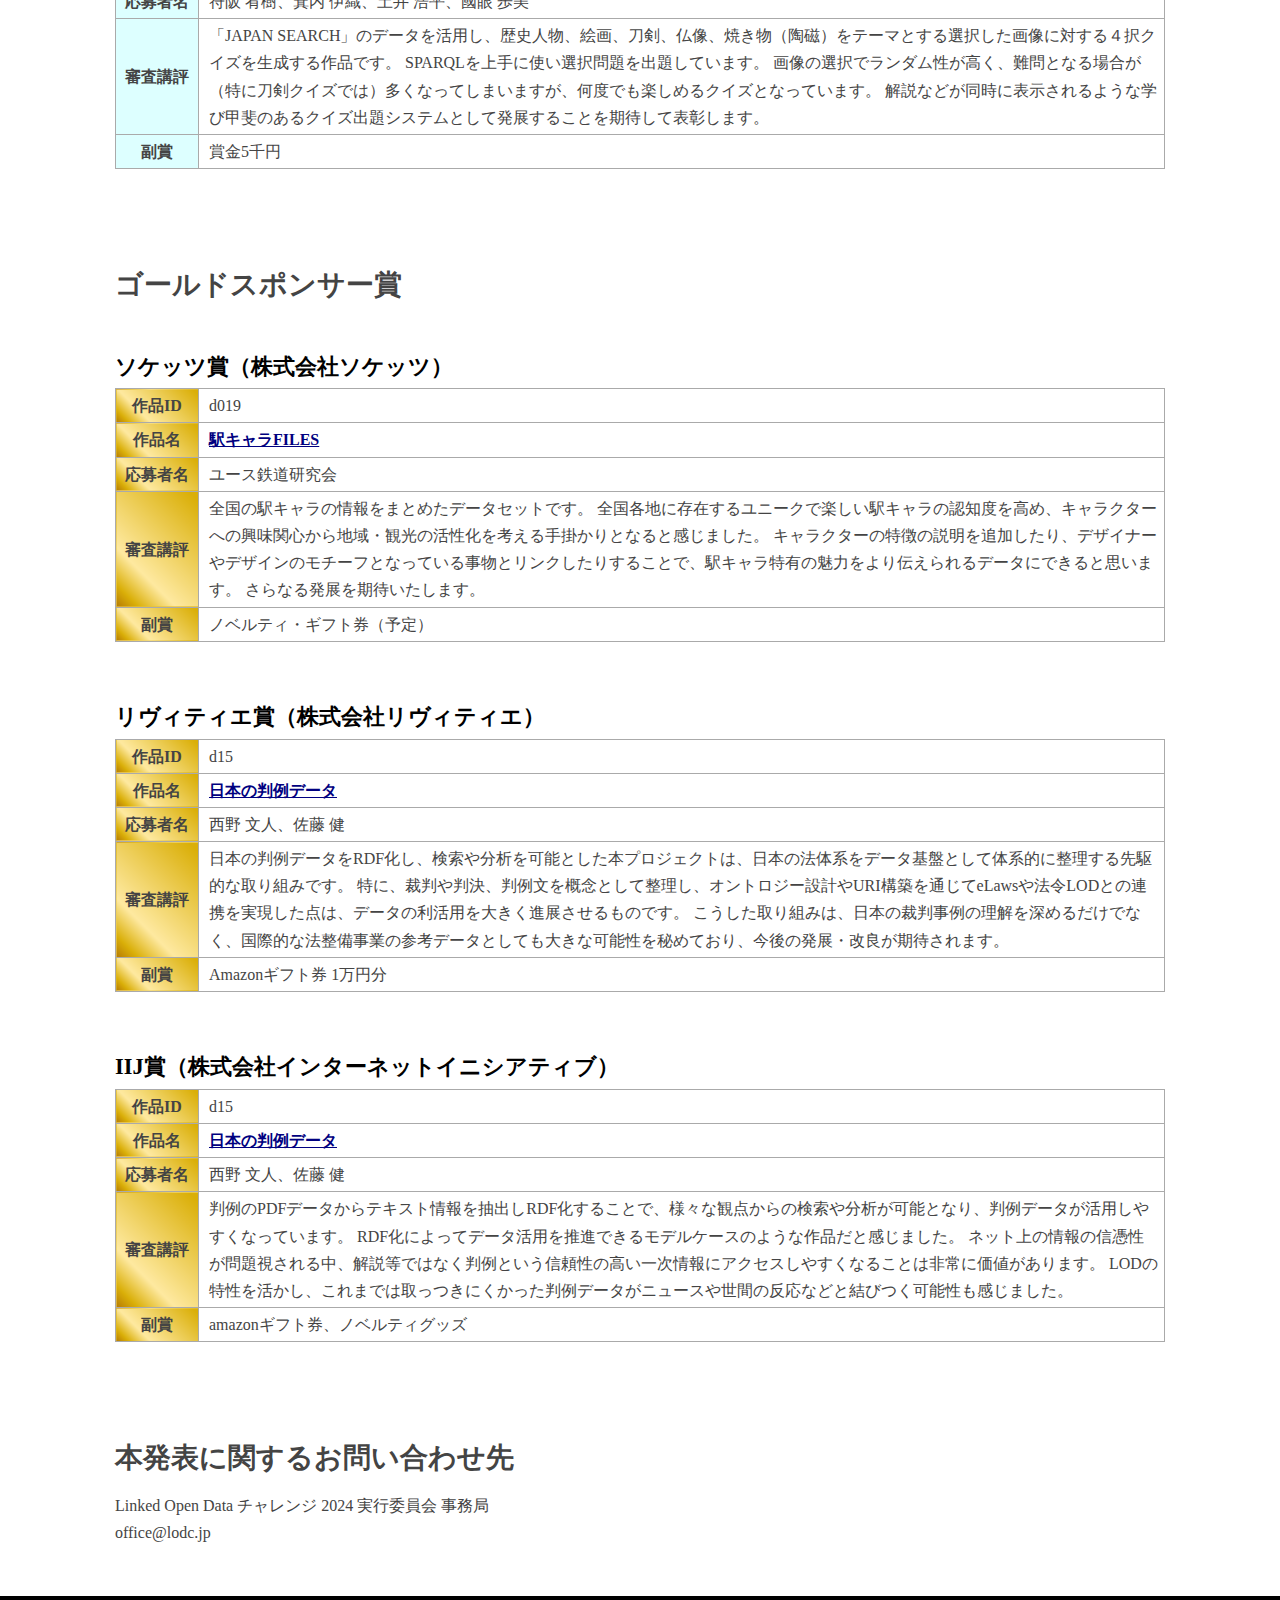
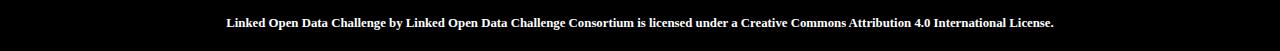
<file: docs/awardPressRelease2024.html>
<!DOCTYPE html>
<html>
<head>
<meta http-equiv="Content-Type" content="text/html; charset=utf-8" />
<meta name="viewport" content="width=device-width,initial-scale=1.0,minimum-scale=1.0" />
<meta name="keywords" content="Linked Open Data Challenge 2024,LODチャレンジ2024,LODチャレンジ,Linked Open Data, LOD,オープンデータ,Open Data,Semantic Web,Ontology,人工知能,AI,ビッグデータ,データサイエンス,コンテスト,artificial intelligence" />
<meta name="description" content="Linked Open Data Challenge 2024 (LODチャレンジ2024)" />
<meta http-equiv="Content-Language" content="ja" />
<meta http-equiv="Content-Script-Type" content="text/javascript" />
<meta http-equiv="Content-Style-Type" content="text/css" />
<meta http-equiv="imagetoolbar" content="no" />
<!--OGP設定-->
<meta property="og:site_name" content="LODチャレンジ2024" />
<meta property="og:title" content="LODチャレンジ2024" />
<meta property="og:url" content="https://2024.lodc.jp/" />
<meta property="og:image" content="https://2024.lodc.jp/images/logo_img/2024_sns_share_img1.jpg" />
<meta property="og:description" content="LODチャレンジ2024 応募期間：2024.X.XX～2024.XX.XX" />
<meta property="og:type" content="website" />

<!--Twitter Card設定-->
<meta name="twitter:card" content="summary_large_image">
<meta name="twitter:site" content="@LodJapan">
<meta name="twitter:creator" content="@LodJapan">
<meta name="twitter:title" content="LODチャレンジ2024">
<meta name="twitter:description" content="LODチャレンジ2024 応募期間：2024.X.XX～2024.XX.XX">
<meta name="twitter:image:src" content="https://2024.lodc.jp/images/logo_img/2024_sns_share_img1.jpg">
<link rel="canonical" href="https://2024.lodc.jp/" />
<link href="./css/index.css" rel="stylesheet" type="text/css" media="all" />
<link rel="icon" href="https://2024.lodc.jp/favicon.ico"> <!-- ファビコン -->
<link rel="apple-touch-icon" sizes="180x180" href="https://2024.lodc.jp/apple-touch-icon.png"> <!-- スマホ用アイコン -->

<title>【プレスリリース】Linked Open Data チャレンジ 2024 受賞作品発表</title>

<style type="text/css">
.mainContentsFrame {
	line-height:1.7;
}
p {
    font-weight:bold;
}
table {
    border-collapse: collapse;
}
.thclass{
    width:80px;
	border: solid 1px #aaaaaa;
	font-size:100%;
	background: #E6FFE9;
}
.thclassColor1{
	background: #FFDDFF;
}
.thclassColor2{
	background: #FFFFDD;
}
.thclassColor3{
	background: #DDFFFF;
}
.thclassColor4{
	background: linear-gradient(45deg, #B67B03 0%, #DAAF08 11%, #FEE9A0 30%, #DAAF08 95% 100%);
}
.tdclass{
	border: solid 1px #aaaaaa;
    padding:3px 4px 3px 10px;
	font-size:100%;
}
.titleClass {
	font-size:xx-large;
	text-align:center;
}
.awardName {
	line-height:1;
	font-size:175%;
	text-align:left;
	margin:20px 0;
}
.awardNameSmall {
	line-height:1;
	font-size:140%;
	text-align:left;
	color:#000000;
	margin:10px 0;
}
.awardPrize {
	font-size:medium;
}
a:link { color: #000080; }
a:visited { color: #000080; }
a:hover { color: #0000ff; }
a:active { color: #ff8000; }

@media only screen and (max-width:750px){
    div#header{
        width: 100%;
    }
    div#mainImgBox{
        width: 100%;
    }
    div#footer{
        width: 100%;
    }
    div#mainContents{
        width: 100%;
        padding:0;
        margin:0;
    }
    .honbun{
        font-size:90%;
    }
	.titleClass {
		font-size:x-large;
	}
	.thclass{
		width:70px;
		padding:1px 3px 1px 3px;
		font-size:90%;
	}
	.tdclass{
		padding:1px 3px 1px 3px;
		font-size:90%;
	}
}
</style>

</head>
<body>
<!------------------------------------ ここからヘッダーコンテンツ ---------------------------------->
<div id="headerContentsFrame">
<a href="./"><img id="headerLogoImg" src="./images/logo_img/top_logo.png"></a>
<ul id="navMenu">
	<li><a href="./">TOP</a></li>
	<li><a href="./entry.html">開催趣旨・<br>作品募集要項</a></li>
	<li><a href="./previous.html">過去の開催と<br>受賞作品等</a></li>
	<li><a href="./technical_issue.html">LOD情報交換<br>・技術情報</a></li>
	<li><a href="./committee.html">実行委員会</a></li>
	<li><a href="./sponsor_partner.html">スポンサー・<br>パートナー募集</a></li>
</ul>
</div>
<hr class="borderLine" />
<!------------------------------------ ここからメインコンテンツ ---------------------------------->
<div class="mainContentsFrame">

<p style="text-align:right;font-weight:normal;">2024年11月27日</p>
<p style="text-align:left;font-weight:normal;">報道関係各位</p>
<p style="text-align:right;font-weight:normal;">Linked Open Data チャレンジ 2024 実行委員会</p>
<br>
<p class="titleClass">【プレスリリース】Linked Open Data チャレンジ<br> Japan 2024 受賞作品発表</p>

<br>
<span class="honbun">
　Linked Open Data チャレンジ 2024 実行委員会（所在：国立情報学研究所、実行委員長：大阪電気通信大学教授 古崎 晃司）は、Linked Open Data チャレンジ Japan 2024（以下、LODチャレンジ2024）において表彰する作品を決定しましたので、お知らせします。<br>
　LODチャレンジ2024は、さまざまな分野でデータの利活用にチャレンジされている方々に活動の発表の場を提供するために、新たなデータづくり、データ公開、データ共有の仕掛けやオープンデータ活用のアイディア、アプリケーションなどを「作品」として募集いたしました。2024年6月28日から10月14日の募集期間内に、計40作品のご応募を頂きました。<br>
　そしてこのたび、Linked Open Data チャレンジ 2024 審査委員会（審査委員長：国立情報学研究所情報学プリンシプル研究系教授　武田英明）による審査を経て、下記の通り受賞作品が決定いたししました。<br><br>
　これらの受賞作品は、2024年12月22日（日）に開催します <b><a href="https://lodc2024awards.peatix.com/">LODチャレンジ2024 授賞式シンポジウム</a></b>（会場とオンラインのハイブリッド方式での開催）により表彰いたします。また、当イベントでは受賞者による受賞作品のプレゼンテーションも行われます。多くの方のご参加をお待ちしております。<br>
</span>
<br><br>

<p class="awardName">最優秀賞</p>
<table>
<tr><th class="thclass thclassColor1">作品ID</th><td class="tdclass">d015</td></tr>
<tr><th class="thclass thclassColor1">作品名</th><td class="tdclass" style="font-weight:bold;">
<a href="https://idea.linkdata.org/idea/idea1s4030i" target="_blank">
日本の判例データ
</a>
</td></tr>
<tr><th class="thclass thclassColor1">応募者名</th><td class="tdclass">
西野 文人、佐藤 健
</td></tr>
<tr><th class="thclass thclassColor1">審査講評</th><td class="tdclass">
日本の判例6.6万件をLOD化したものであり、日本の法曹界のデジタル化を促進する大変重要な作品です。
法曹界においてもAI化が期待されるなか、まずは基本的なデータを構造化データで提供している点で大いに評価します。
</td></tr>
<tr><th class="thclass thclassColor1">副賞</th><td class="tdclass">
賞金5万円
</td></tr>
</table>

<br><br><br>
<p class="awardName">部門賞（データ作成部門）</p>

<p class="awardNameSmall">優秀賞</p>
<table>
<tr><th class="thclass thclassColor2">作品ID</th><td class="tdclass">d013</td></tr>
<tr><th class="thclass thclassColor2">作品名</th><td class="tdclass" style="font-weight:bold;">
<a href="https://idea.linkdata.org/idea/idea1s4023i" target="_blank">
教科書の中の源氏物語LOD
</a>
</td></tr>
<tr><th class="thclass thclassColor2">応募者名</th><td class="tdclass">
東京学芸大学附属図書館　MOL： Möbius Open Library （LODデータ構築チーム）
</td></tr>
<tr><th class="thclass thclassColor2">審査講評</th><td class="tdclass">
戦後から現代まで多数の教科書の中に出現した「源氏物語」を、掲載教科書と掲載巻、外部のリンク情報などを調査して構造化した優れた作品です。
研究者や教育者が新たな知見を得るための基盤として、源氏物語の教育的価値や文脈を多角的に分析できる可能性が広がり、デジタル人文学への寄与も期待でき、高く評価できます。
貴重な蔵書をもつ大学図書館が、蔵書の中に隠れた知識を丹念に調査して新たな知を生み出すモデルケースとしても秀逸です。
</td></tr>
<tr><th class="thclass thclassColor2">副賞</th><td class="tdclass">
賞金2万円
</td></tr>
</table>
<br>

<br>
<p class="awardName">部門賞（データ活用部門）</p>
<p class="awardNameSmall">優秀賞</p>
<table>
<tr><th class="thclass thclassColor2">作品ID</th><td class="tdclass">a014</td></tr>
<tr><th class="thclass thclassColor2">作品名</th><td class="tdclass" style="font-weight:bold;">
<a href="https://idea.linkdata.org/idea/idea1s4024i" target="_blank">
ArsTraverse（アルストラバース）
</a>
</td></tr>
<tr><th class="thclass thclassColor2">応募者名</th><td class="tdclass">
松野 仁志
</td></tr>
<tr><th class="thclass thclassColor2">審査講評</th><td class="tdclass">
生成AIを使い、PDF文書からトピックとその関係を抽出して、グラフとして表示するアプリです。
PDFをドラッグアンドドロップで簡単に入力できるインタフェースも用意されており、昨今話題の生成AIの性能を手軽に体験できるように工夫されている点を高く評価します。
今後は生成したデータをLODに変換して再利用できる機能など、データ活用の幅を広げるための発展が期待されます。
</td></tr>
<tr><th class="thclass thclassColor2">副賞</th><td class="tdclass">
賞金2万円
</td></tr>
</table>

<br><br><br>
<p class="awardName">テーマ賞</p>


<p class="awardNameSmall">カルチャーLOD賞</p>
<table>
<tr><th class="thclass">作品ID</th><td class="tdclass">d011</td></tr>
<tr><th class="thclass">作品名</th><td class="tdclass" style="font-weight:bold;">
<a href="https://idea.linkdata.org/idea/idea1s4001i" target="_blank">
葛飾北斎の浮世絵 小倉百人一首LOD
</a>
</td></tr>
<tr><th class="thclass">応募者名</th><td class="tdclass">
高橋 菜奈子
</td></tr>
<tr><th class="thclass">審査講評</th><td class="tdclass">
葛飾北斎の作による「百人一首うばがゑとき」のオープンデータを国内外６ヶ国の美術館や図書館から収集し、LOD化された作品です。
全31枚からなる未完の作のためデータ数こそ少ないものの、それぞれが美しい錦絵にリンクされており、見応えのあるデータセットとなっています。
かるたや教材として古くから愛されている小倉百人一首のLODに、日本を代表する浮世絵師の作品が加わる貴重なデータセットとして、カルチャーLOD賞を表彰します。
</td></tr>
<tr><th class="thclass">副賞</th><td class="tdclass">
賞金5千円
</td></tr>
</table>

<br>
<p class="awardNameSmall">AI賞</p>
<table>
<tr><th class="thclass">作品ID</th><td class="tdclass">d010</td></tr>
<tr><th class="thclass">作品名</th><td class="tdclass" style="font-weight:bold;">
<a href="https://hip-snapdragon-86e.notion.site/LOD-2024-fa775e044d344cbab41d9a888216b1ab?pvs=4" target="_blank">
紛争構造におけるLLMのバイアス検証のためのデータセット
</a>
</td></tr>
<tr><th class="thclass">応募者名</th><td class="tdclass">
井下 敬翔
</td></tr>
<tr><th class="thclass">審査講評</th><td class="tdclass">
大規模言語モデル（LLM）に潜在する国家間の紛争構造に基づくバイアスを評価するための標準コーパスとして作成された作品です。
作成時にもLLMを活用し、生成結果を人手でレビューすることでデータの量だけでなく質を担保しています。
LLMのための、LLMによる作品である本作品をAI賞として表彰します。
現在CSV形式で提供されていますが、今後はLODとしての公開が進み、その利活用によりLLMの研究開発が促進することを期待しております。
</td></tr>
<tr><th class="thclass">副賞</th><td class="tdclass">
賞金5千円
</td></tr>
</table>

<br>
<p class="awardNameSmall">技術賞</p>
<table>
<tr><th class="thclass">作品ID</th><td class="tdclass">a016</td></tr>
<tr><th class="thclass">作品名</th><td class="tdclass" style="font-weight:bold;">
<a href="https://github.com/masao/ttl2html/wiki/LODC2024" target="_blank">
ttl2html
</a>
</td></tr>
<tr><th class="thclass">応募者名</th><td class="tdclass">
高久 雅生、江草 由佳
</td></tr>
<tr><th class="thclass">審査講評</th><td class="tdclass">
本作品は、Turtle形式のRDFデータセットからスタティックなHTMLファイル群を生成してWebサイトを容易に構築・運用でき、過去の受賞作品でも利用された実績あるツールです。
設定ファイルで豊富な機能を利用可能としながら、ツールの導入や実行はシンプルで動作も安定している高い完成度を評価し、技術賞を表彰します。
大量のデータ項目の識別を容易にする視覚的分類やクエリ記述不要な絞り込み機能などの提供にも期待したいところです。
</td></tr>
<tr><th class="thclass">副賞</th><td class="tdclass">
賞金5千円
</td></tr>
</table>

<br>
<p class="awardNameSmall">学術LOD賞</p>
<table>
<tr><th class="thclass">作品ID</th><td class="tdclass">a011</td></tr>
<tr><th class="thclass">作品名</th><td class="tdclass" style="font-weight:bold;">
<a href="https://idea.linkdata.org/idea/idea1s4004i" target="_blank">
nihuBridge LOD; 荘園関係DB LOD
</a>
</td></tr>
<tr><th class="thclass">応募者名</th><td class="tdclass">
大井 将生、中村 覚
</td></tr>
<tr><th class="thclass">審査講評</th><td class="tdclass">
中世の荘園に関する研究データを時空間情報を軸にLOD化し、平易なインタフェースで使いやすく提供している作品です。
一般の人にも気軽に荘園情報にアクセスできるようになっている一方、専門的な利用もできるようになっている点を評価しました。
学術研究におけるLODの価値を示した点でも素晴らしい作品です。
</td></tr>
<tr><th class="thclass">副賞</th><td class="tdclass">
賞金5千円
</td></tr>
</table>

<br>
<p class="awardNameSmall">LODプロモーション賞</p>
<table>
<tr><th class="thclass">作品ID</th><td class="tdclass">a017</td></tr>
<tr><th class="thclass">作品名</th><td class="tdclass" style="font-weight:bold;">
<a href="https://diff.wikimedia.org/ja/2024/07/18/日本のヴァイオリニストの師弟関係をグラフ化す/" target="_blank">
日本のヴァイオリニストの師弟関係をグラフ化するためにウィキデータを整備する
</a>
</td></tr>
<tr><th class="thclass">応募者名</th><td class="tdclass">
Eugene Ormandy
</td></tr>
<tr><th class="thclass">審査講評</th><td class="tdclass">
書籍をもとに、不足していた日本のヴァイオリニストの師弟関係をWikidataに追加し、Wikidata Graph Builderを用いて師弟関係を可視化した作品です。
作者は継続的にWikidataの編集活動を行っており、本作品についても師弟関係以外のステートメントや日本のヴァイオリニスト以外の演奏家に関するデータの拡充を予定しているとのことで、将来の発展性も加味しLODプロモーション賞にふさわしい価値を持つ優れた取り組みと評価できます。
</td></tr>
<tr><th class="thclass">副賞</th><td class="tdclass">
賞金5千円
</td></tr>
</table>

<br>
<p class="awardNameSmall">IoT賞</p>
<table>
<tr><th class="thclass">作品ID</th><td class="tdclass">a018</td></tr>
<tr><th class="thclass">作品名</th><td class="tdclass" style="font-weight:bold;">
<a href="https://github.com/shunafuku/labBooksSearch" target="_blank">
LODによる書誌情報補完を行う、蔵書管理システム
</a>
</td></tr>
<tr><th class="thclass">応募者名</th><td class="tdclass">
福田 晋太郎
</td></tr>
<tr><th class="thclass">審査講評</th><td class="tdclass">
書籍に関する知識グラフを構築・管理・検索できるシステムを作成しています。
今後、バーコードリーダーで書籍のバーコードを読み取るだけで、自動的に知識グラフを構築し、それをRDFストアに格納した上で、SPARQLクエリを用いた問い合わせまで一気通貫で行えるようになることで、より実用的なシステムに発展することが期待できます。
現実世界のモノから知識グラフの構築・管理・検索を試みている点を評価し、IoT賞を表彰します。
</td></tr>
<tr><th class="thclass">副賞</th><td class="tdclass">
賞金5千円
</td></tr>
</table>


<br><br><br>
<p class="awardName">学生奨励賞</p>


<p class="awardNameSmall">学生奨励賞</p>
<table>
<tr><th class="thclass thclassColor3">作品ID</th><td class="tdclass">d018</td></tr>
<tr><th class="thclass thclassColor3">作品名</th><td class="tdclass" style="font-weight:bold;">
<a href="https://linkingopendata.com/gumid/" target="_blank">
gumid!!
</a>
</td></tr>
<tr><th class="thclass thclassColor3">応募者名</th><td class="tdclass">
浅沼 総星
</td></tr>
<tr><th class="thclass thclassColor3">審査講評</th><td class="tdclass">
多彩なグミの世界を解き明かすことを目指し、様々なグミの「硬さ・弾力・ブチブチ感・酸味・大きさ」の5つのカテゴリーに分けて実地に測定・比較したデータです。
「グミの魅力を伝えたい！」という想いと「グミへの愛」を感じます。
オープンデータへのリンク付与などLOD化を意識した丁寧なデータ作りもなされており、今後、本データを活用した発展についても期待し、学生奨励賞を表彰します。
</td></tr>
<tr><th class="thclass thclassColor3">副賞</th><td class="tdclass">
賞金5千円
</td></tr>
</table>

<br>
<p class="awardNameSmall">学生奨励賞</p>
<table>
<tr><th class="thclass thclassColor3">作品ID</th><td class="tdclass">d009、a009</td></tr>
<tr><th class="thclass thclassColor3">作品名</th><td class="tdclass" style="font-weight:bold;">
<a href="https://sites.google.com/view/shizuoka-cyuou/%E6%A6%82%E8%A6%81" target="_blank">
いつでもどこでも美味しいパン！ ～ 静岡市 ～　
</a>
</td></tr>
<tr><th class="thclass thclassColor3">応募者名</th><td class="tdclass">
静岡県立静岡中央高校　F27　鈴木ゼミ
</td></tr>
<tr><th class="thclass thclassColor3">審査講評</th><td class="tdclass">
パンを食べたい人たちに向けて地域のパン屋の情報を集めたデータセットを作るとともに、データを利用したアプリの開発も行った作品です。
AIを活用したアプリ開発など、今後の発展が楽しみな学習プロセスに取り組んでいる活動を評価しました。
海外からの人たちなどに役立つ情報を工夫してデータ内容を充実させると、よりデータセットの価値が高まると思います。
</td></tr>
<tr><th class="thclass thclassColor3">副賞</th><td class="tdclass">
賞金5千円
</td></tr>
</table>

<br>
<p class="awardNameSmall">学生奨励賞</p>
<table>
<tr><th class="thclass thclassColor3">作品ID</th><td class="tdclass">a013</td></tr>
<tr><th class="thclass thclassColor3">作品名</th><td class="tdclass" style="font-weight:bold;">
<a href="https://oecu-kozaki-lab.github.io/japansearchQUIZ/home.html" target="_blank">
ジャパンサーチを用いた画像4択クイズ
</a>
</td></tr>
<tr><th class="thclass thclassColor3">応募者名</th><td class="tdclass">
苻阪 宥樹、箕内 伊織、土井 浩平、國眼 歩美
</td></tr>
<tr><th class="thclass thclassColor3">審査講評</th><td class="tdclass">
「JAPAN SEARCH」のデータを活用し、歴史人物、絵画、刀剣、仏像、焼き物（陶磁）をテーマとする選択した画像に対する４択クイズを生成する作品です。
SPARQLを上手に使い選択問題を出題しています。
画像の選択でランダム性が高く、難問となる場合が（特に刀剣クイズでは）多くなってしまいますが、何度でも楽しめるクイズとなっています。
解説などが同時に表示されるような学び甲斐のあるクイズ出題システムとして発展することを期待して表彰します。
</td></tr>
<tr><th class="thclass thclassColor3">副賞</th><td class="tdclass">
賞金5千円
</td></tr>
</table>




<br><br><br>
<p class="awardName">ゴールドスポンサー賞</p>

<!--
<br>
<p class="awardNameSmall">IIJ賞（株式会社インターネットイニシアティブ）</p>
<table>
<tr><th class="thclass thclassColor4">作品ID</th><td class="tdclass">＊＊＊＊＊＊＊＊＊＊＊＊＊＊＊</td></tr>
<tr><th class="thclass thclassColor4">作品名</th><td class="tdclass" style="font-weight:bold;">
<a href="************************" target="_blank">
＊＊＊＊＊＊＊＊＊＊＊＊＊＊＊＊＊＊＊＊＊＊＊＊
</a>
</td></tr>
<tr><th class="thclass thclassColor4">応募者名</th><td class="tdclass">
＊＊＊＊＊＊＊＊＊＊＊＊＊＊＊＊＊＊＊＊＊＊＊＊
</td></tr>
<tr><th class="thclass thclassColor4">審査講評</th><td class="tdclass">
＊＊＊＊＊＊＊＊＊＊＊＊＊＊＊＊＊＊＊＊＊＊＊＊＊＊＊＊＊＊＊＊＊＊＊＊＊＊＊＊＊＊＊＊＊＊＊
＊＊＊＊＊＊＊＊＊＊＊＊＊＊＊＊＊＊＊＊＊＊＊＊＊＊＊＊＊＊＊＊＊＊＊＊＊＊＊＊＊＊＊＊＊＊＊
＊＊＊＊＊＊＊＊＊＊＊＊＊＊＊＊＊＊＊＊＊＊＊＊＊＊＊＊＊＊＊＊＊＊＊＊＊＊＊＊＊＊＊＊＊＊＊
＊＊＊＊＊＊＊＊＊＊＊＊＊＊＊＊＊＊＊＊＊＊＊＊＊＊＊＊＊＊＊＊＊＊＊＊＊＊＊＊＊＊＊＊＊＊＊
＊＊＊＊＊＊＊＊＊＊＊＊＊＊＊＊＊＊＊＊＊＊＊＊＊＊＊＊＊＊＊＊＊＊＊＊＊＊＊＊＊＊＊＊＊＊＊
</td></tr>
<tr><th class="thclass thclassColor4">副賞</th><td class="tdclass">
＊＊＊＊＊＊＊＊＊＊＊＊＊＊＊＊＊＊＊＊
</td></tr>
</table>
-->

<br>
<p class="awardNameSmall">ソケッツ賞（株式会社ソケッツ）</p>
<table>
<tr><th class="thclass thclassColor4">作品ID</th><td class="tdclass">d019</td></tr>
<tr><th class="thclass thclassColor4">作品名</th><td class="tdclass" style="font-weight:bold;">
<a href="https://linkingopendata.com/ekichara/" target="_blank">
駅キャラFILES
</a>
</td></tr>
<tr><th class="thclass thclassColor4">応募者名</th><td class="tdclass">
ユース鉄道研究会
</td></tr>
<tr><th class="thclass thclassColor4">審査講評</th><td class="tdclass">
全国の駅キャラの情報をまとめたデータセットです。
全国各地に存在するユニークで楽しい駅キャラの認知度を高め、キャラクターへの興味関心から地域・観光の活性化を考える手掛かりとなると感じました。
キャラクターの特徴の説明を追加したり、デザイナーやデザインのモチーフとなっている事物とリンクしたりすることで、駅キャラ特有の魅力をより伝えられるデータにできると思います。
さらなる発展を期待いたします。
</td></tr>
<tr><th class="thclass thclassColor4">副賞</th><td class="tdclass">
ノベルティ・ギフト券（予定）
</td></tr>
</table>

<br><br>
<p class="awardNameSmall">リヴィティエ賞（株式会社リヴィティエ）</p>
<table>
<tr><th class="thclass thclassColor4">作品ID</th><td class="tdclass">d15</td></tr>
<tr><th class="thclass thclassColor4">作品名</th><td class="tdclass" style="font-weight:bold;">
<a href="https://idea.linkdata.org/idea/idea1s4030i" target="_blank">
日本の判例データ
</a>
</td></tr>
<tr><th class="thclass thclassColor4">応募者名</th><td class="tdclass">
西野 文人、佐藤 健
</td></tr>
<tr><th class="thclass thclassColor4">審査講評</th><td class="tdclass">
日本の判例データをRDF化し、検索や分析を可能とした本プロジェクトは、日本の法体系をデータ基盤として体系的に整理する先駆的な取り組みです。
特に、裁判や判決、判例文を概念として整理し、オントロジー設計やURI構築を通じてeLawsや法令LODとの連携を実現した点は、データの利活用を大きく進展させるものです。
こうした取り組みは、日本の裁判事例の理解を深めるだけでなく、国際的な法整備事業の参考データとしても大きな可能性を秘めており、今後の発展・改良が期待されます。
</td></tr>
<tr><th class="thclass thclassColor4">副賞</th><td class="tdclass">
Amazonギフト券 1万円分
</td></tr>
</table>

<br><br>
<p class="awardNameSmall">IIJ賞（株式会社インターネットイニシアティブ）</p>
<table>
<tr><th class="thclass thclassColor4">作品ID</th><td class="tdclass">d15</td></tr>
<tr><th class="thclass thclassColor4">作品名</th><td class="tdclass" style="font-weight:bold;">
<a href="https://idea.linkdata.org/idea/idea1s4030i" target="_blank">
日本の判例データ
</a>
</td></tr>
<tr><th class="thclass thclassColor4">応募者名</th><td class="tdclass">
西野 文人、佐藤 健
</td></tr>
<tr><th class="thclass thclassColor4">審査講評</th><td class="tdclass">
判例のPDFデータからテキスト情報を抽出しRDF化することで、様々な観点からの検索や分析が可能となり、判例データが活用しやすくなっています。
RDF化によってデータ活用を推進できるモデルケースのような作品だと感じました。
ネット上の情報の信憑性が問題視される中、解説等ではなく判例という信頼性の高い一次情報にアクセスしやすくなることは非常に価値があります。
LODの特性を活かし、これまでは取っつきにくかった判例データがニュースや世間の反応などと結びつく可能性も感じました。</td></tr>
<tr><th class="thclass thclassColor4">副賞</th><td class="tdclass">
amazonギフト券、ノベルティグッズ
</td></tr>
</table>

<!--
<br><br><br>
<p class="awardName">パートナー賞</p>
<p class="awardNameSmall">？？？？？？？？？？？？？？？賞（？？？？？？）</p>
<table>
<tr><th class="thclass">作品名</th><td class="tdclass" style="font-weight:bold;">
<a href="" target="_blank">
？？？？？？？？？？？？？？？？？
</a>
</td></tr>
<tr><th class="thclass">応募者名</th><td class="tdclass">
？？？？？？？？？？？？？？？？？
</td></tr>
<tr><th class="thclass">審査講評</th><td class="tdclass">
ああああああああああああああああああああああああああああああああああああああああああああああ
ああああああああああああああああああああああああああああああああああああああああああああああ
ああああああああああああああああああああああああああああああああああああああああああああああ
</td></tr>
<tr><th class="thclass">副賞</th><td class="tdclass">
？？？？？？？？
</td></tr>
</table>
-->




<br><br><br>
<p class="awardName">本発表に関するお問い合わせ先</p>
Linked Open Data チャレンジ 2024 実行委員会 事務局<br>
office@lodc.jp<br>


</div>
<div id="footerContentsFrame">
	<p id="copyright">
		Linked Open Data Challenge by Linked Open Data Challenge Consortium is licensed under a Creative Commons Attribution 4.0 International License.
	</p>
</div>
</body>
</html>
</file>
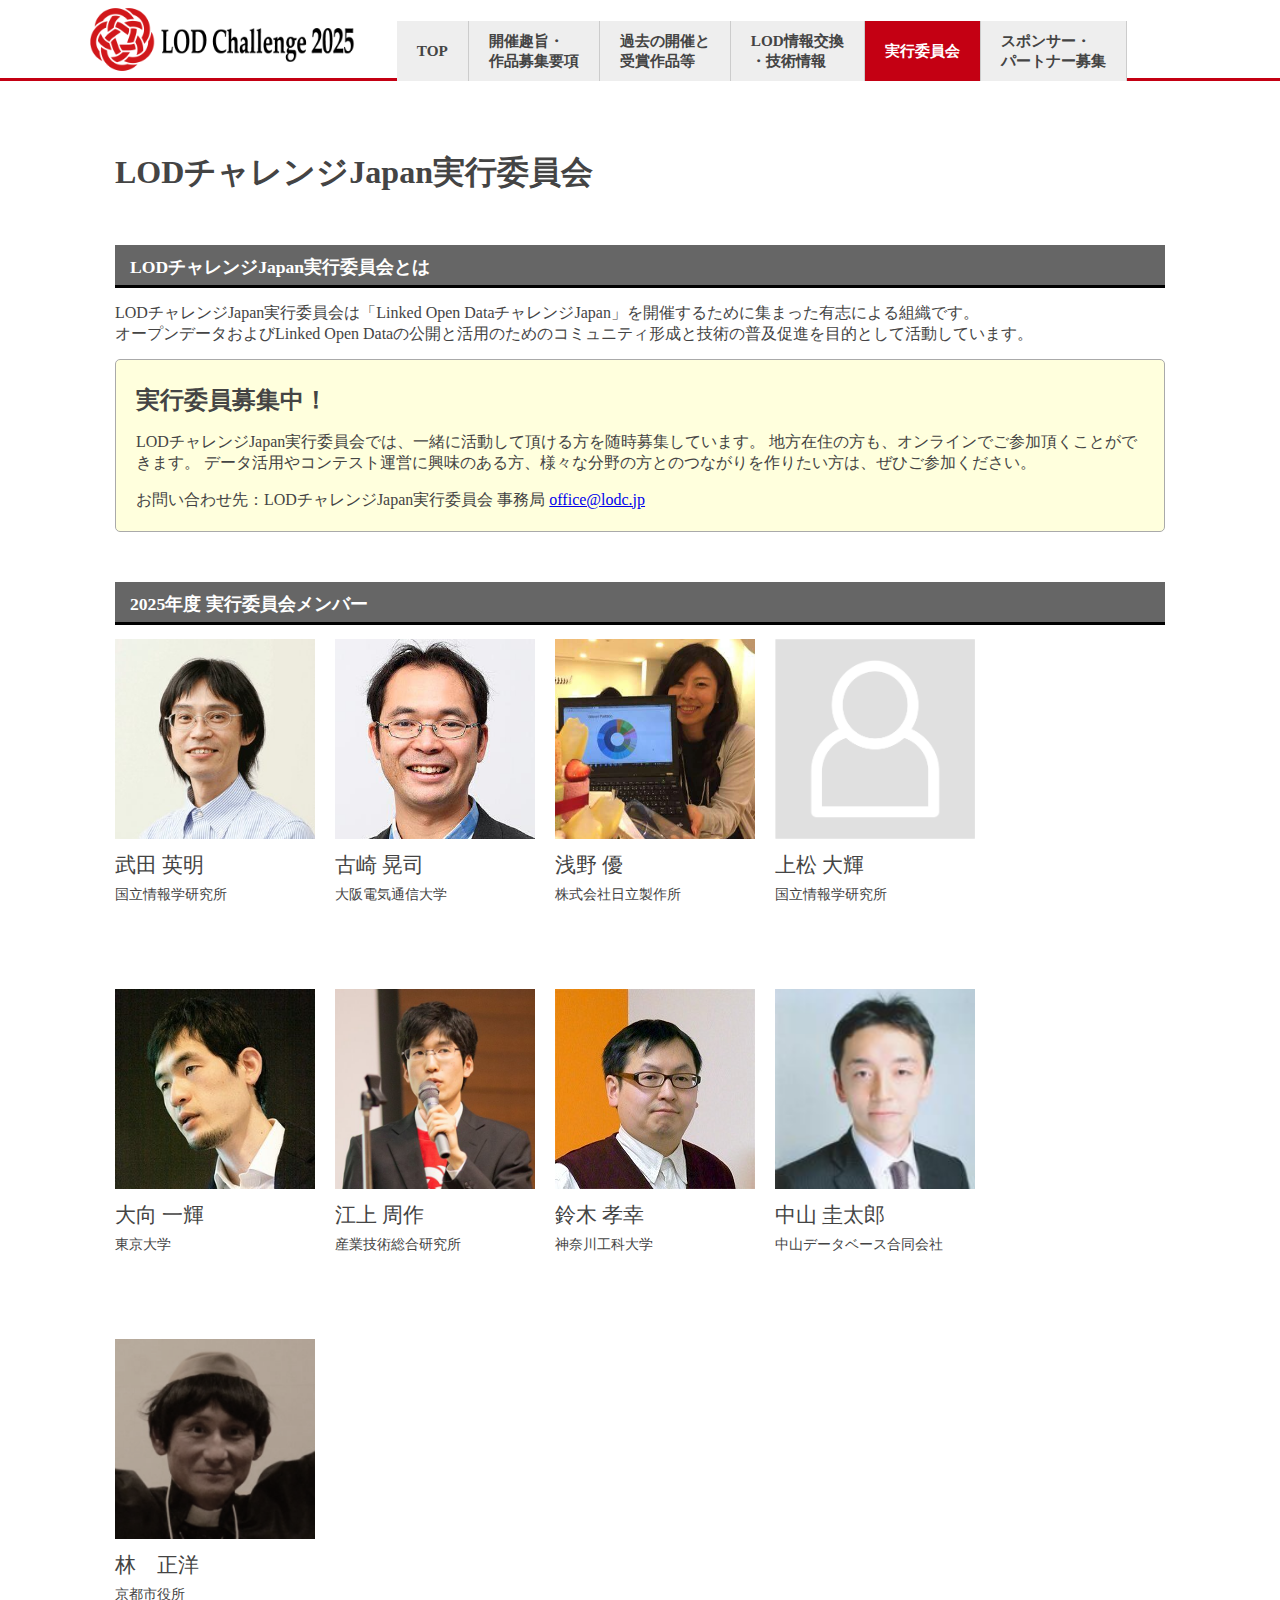
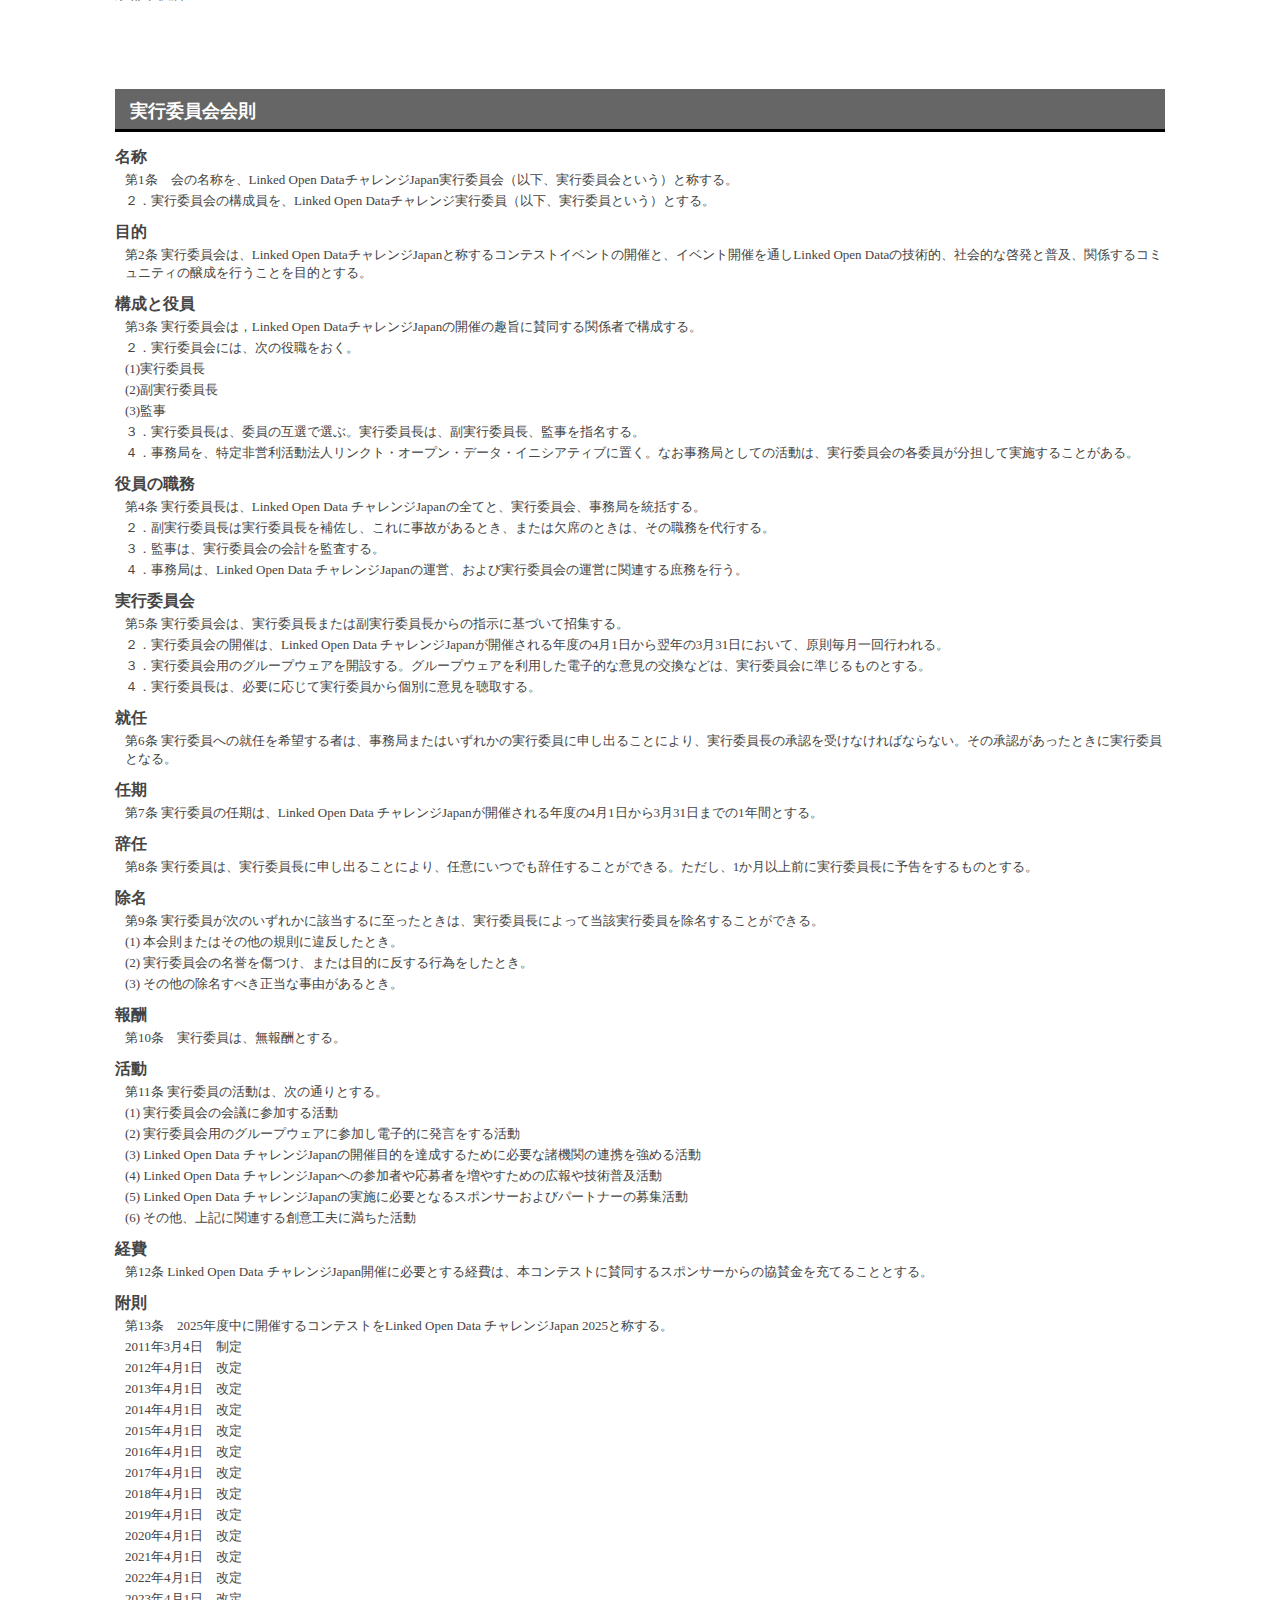
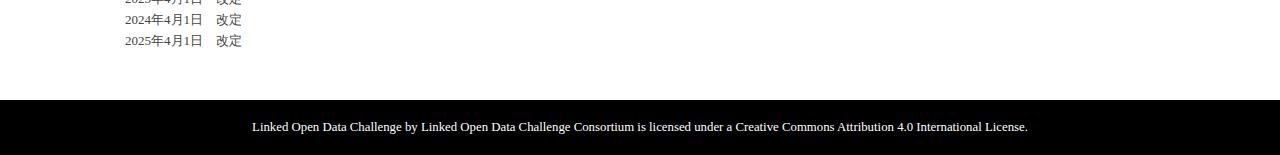
<file: docs/committee.html>
<!DOCTYPE html>
<html>
<head>
<meta http-equiv="Content-Type" content="text/html; charset=utf-8" />
<meta name="viewport" content="width=device-width,initial-scale=1.0,minimum-scale=1.0" />
<meta name="keywords" content="Linked Open Data Challenge 2025,LODチャレンジ2025,LODチャレンジ,Linked Open Data, LOD,オープンデータ,Open Data,Semantic Web,Ontology,人工知能,AI,ビッグデータ,データサイエンス,コンテスト,artificial intelligence" />
<meta name="description" content="Linked Open Data Challenge 2025 (LODチャレンジ2025)" />
<meta http-equiv="Content-Language" content="ja" />
<meta http-equiv="Content-Script-Type" content="text/javascript" />
<meta http-equiv="Content-Style-Type" content="text/css" />
<meta http-equiv="imagetoolbar" content="no" />
<!--OGP設定-->
<meta property="og:site_name" content="LODチャレンジ2025" />
<meta property="og:title" content="LODチャレンジ2025" />
<meta property="og:url" content="https://2025.lodc.jp/" />
<meta property="og:image" content="https://2025.lodc.jp/images/logo_img/2025_sns_share_img1.jpg" />
<meta property="og:description" content="LODチャレンジ2025 応募期間：2025.11.01～2026.01.18" />
<meta property="og:type" content="website" />

<!--Twitter Card設定-->
<meta name="twitter:card" content="summary_large_image">
<meta name="twitter:site" content="@LodJapan">
<meta name="twitter:creator" content="@LodJapan">
<meta name="twitter:title" content="LODチャレンジ2025">
<meta name="twitter:description" content="LODチャレンジ2025 応募期間：2025.11.01～2026.01.18">
<meta name="twitter:image:src" content="https://2025.lodc.jp/images/logo_img/2025_sns_share_img1.jpg">
<link rel="canonical" href="https://2025.lodc.jp/" />
<link href="./css/index.css" rel="stylesheet" type="text/css" media="all" />
<link rel="icon" href="https://2025.lodc.jp/favicon.ico"> <!-- ファビコン -->
<link rel="apple-touch-icon" sizes="180x180" href="https://2025.lodc.jp/apple-touch-icon.png"> <!-- スマホ用アイコン -->

<title>実行委員会 | LODチャレンジ</title>

</head>
<body>

<!------------------------------------ ここからヘッダーコンテンツ ---------------------------------->
<div id="headerContentsFrame">
<a href="./"><img id="headerLogoImg" src="./images/logo_img/top_logo.png"></a>
<ul id="navMenu">
	<li><a href="./">TOP</a></li>
	<li><a href="./entry.html">開催趣旨・<br>作品募集要項</a></li>
	<li><a href="./previous.html">過去の開催と<br>受賞作品等</a></li>
	<li><a href="./technical_issue.html">LOD情報交換<br>・技術情報</a></li>
	<li><a href="./committee.html" id="current">実行委員会</a></li>
	<li><a href="./sponsor_partner.html">スポンサー・<br>パートナー募集</a></li>
</ul>
</div>
<hr class="borderLine" />
<!------------------------------------ ここからメインコンテンツ ---------------------------------->
<div class="mainContentsFrame">
<h1>LODチャレンジJapan実行委員会</h1>

<h2>LODチャレンジJapan実行委員会とは</h2>
	LODチャレンジJapan実行委員会は「Linked Open DataチャレンジJapan」を開催するために集まった有志による組織です。<br>
	オープンデータおよびLinked Open Dataの公開と活用のためのコミュニティ形成と技術の普及促進を目的として活動しています。

	<div style="margin-top:14px; padding:20px; border:1px solid #aaa; border-radius: 5px; background:#FFFFDD;">
		<p style="font-size:150%; font-weight:bold; margin:4px 0 ;">実行委員募集中！</p>
		<p>LODチャレンジJapan実行委員会では、一緒に活動して頂ける方を随時募集しています。
		地方在住の方も、オンラインでご参加頂くことができます。
		データ活用やコンテスト運営に興味のある方、様々な分野の方とのつながりを作りたい方は、ぜひご参加ください。</p>
		お問い合わせ先：LODチャレンジJapan実行委員会 事務局 <a href="mailto:office@lodc.jp">office@lodc.jp</a>
	</div>
				
<h2>2025年度 実行委員会メンバー</h2>

<div id="member">
	<li>
		<img class="portrait" src="./images/committee/hideaki_takeda.jpg" alt="武田 英明">
		<p class="role"></p>
		<p class="name">武田 英明</p>
		<p class="belongsto">国立情報学研究所</p>
	</li>
	<li>
		<img class="portrait" src="./images/committee/koji_kozaki.jpg" alt="古崎 晃司">
		<p class="role"></p>
		<p class="name">古崎 晃司</p>
		<p class="belongsto">大阪電気通信大学</p>
	</li>
	<!--li>
		<img class="portrait" src="./images/committee/sayoko_shimoyama.jpg" alt="下山 紗代子">
		<p class="role">顧問</p>
		<p class="name">下山 紗代子</p>
		<p class="belongsto">一般社団法人リンクデータ</p>
	</li-->
	<li>
		<img class="portrait" src="./images/committee/yu_asano.png" alt="浅野 優">
		<p class="role"></p>
		<p class="name">浅野 優</p>
		<p class="belongsto">株式会社日立製作所</p>
	</li>
	<li>
		<img class="portrait" src="./images/committee/no_picture.png" alt="上松 大輝">
		<p class="role"></p>
		<p class="name">上松 大輝</p>
		<p class="belongsto">国立情報学研究所</p>
	<li>
		<img class="portrait" src="./images/committee/ikki_ohmukai.jpg" alt="大向 一輝">
		<p class="role"></p>
		<p class="name">大向 一輝</p>
		<p class="belongsto">東京大学</p>
	</li>
	<li>
		<img class="portrait" src="./images/committee/syusaku_egami.png" alt="江上 周作">
		<p class="role"></p>
		<p class="name">江上 周作</p>
		<p class="belongsto">産業技術総合研究所</p>
	</li>
	<!--li>
		<img class="portrait" src="./images/committee/mamoru_endo.jpg" alt="遠藤　守">
		<p class="role"></p>
		<p class="name">遠藤　守</p>
		<p class="belongsto">名古屋大学</p>
	</li-->	
	<!--li>
		<img class="portrait" src="./images/committee/atsuko_kanematsu.jpg" alt="兼松 篤子">
		<p class="role"></p>
		<p class="name">兼松 篤子</p>
		<p class="belongsto">中京大学</p>
	</li>
	<!--li>
		<img class="portrait" src="./images/committee/no_picture.png" alt="朱 成敏">
		<p class="role"></p>
		<p class="name">朱 成敏</p>
		<p class="belongsto">山梨県立大学</p>
	</li-->			
	<li>
		<img class="portrait" src="./images/committee/t_suzuki.jpg" alt="鈴木 孝幸">
		<p class="role"></p>
		<p class="name">鈴木 孝幸</p>
		<p class="belongsto">神奈川工科大学</p>
	</li>
	<li>
		<img class="portrait" src="./images/committee/keitarou_nakayama.png" alt="中山 圭太郎">
		<p class="role"></p>
		<p class="name">中山 圭太郎</p>
		<p class="belongsto">中山データベース合同会社</p>
	</li>
	<li>
		<img class="portrait" src="./images/committee/masahiro_hayashi.png" alt="林　正洋">
		<p class="role"></p>
		<p class="name">林　正洋</p>
		<p class="belongsto">京都市役所</p>
	</li>
	<!--li>
		<img class="portrait" src="./images/committee/no_picture.png" alt="渡邊 勝太郎">
		<p class="role"></p>
		<p class="name">渡邊 勝太郎</p>
		<p class="belongsto">科学技術振興機構</p>
	</li-->			
</div>

<h2 style="clear:both;">実行委員会会則</h2>
<p class="kaisokuTitle">名称</p>
<p class="kaisokuHonbun">第1条　会の名称を、Linked Open DataチャレンジJapan実行委員会（以下、実行委員会という）と称する。</p>
<p class="kaisokuHonbun">２．実行委員会の構成員を、Linked Open Dataチャレンジ実行委員（以下、実行委員という）とする。</p>

<p class="kaisokuTitle">目的</p>
<p class="kaisokuHonbun">第2条 実行委員会は、Linked Open DataチャレンジJapanと称するコンテストイベントの開催と、イベント開催を通しLinked Open Dataの技術的、社会的な啓発と普及、関係するコミュニティの醸成を行うことを目的とする。</p>

<p class="kaisokuTitle">構成と役員</p>
<p class="kaisokuHonbun">第3条 実行委員会は，Linked Open DataチャレンジJapanの開催の趣旨に賛同する関係者で構成する。</p>
<p class="kaisokuHonbun">２．実行委員会には、次の役職をおく。</p>
<p class="kaisokuHonbun">(1)実行委員長</p>
<p class="kaisokuHonbun">(2)副実行委員長</p>
<p class="kaisokuHonbun">(3)監事</p>
<p class="kaisokuHonbun">３．実行委員長は、委員の互選で選ぶ。実行委員長は、副実行委員長、監事を指名する。</p>
<p class="kaisokuHonbun">４．事務局を、特定非営利活動法人リンクト・オープン・データ・イニシアティブに置く。なお事務局としての活動は、実行委員会の各委員が分担して実施することがある。</p>

<p class="kaisokuTitle">役員の職務</p>
<p class="kaisokuHonbun">第4条 実行委員長は、Linked Open Data チャレンジJapanの全てと、実行委員会、事務局を統括する。</p>
<p class="kaisokuHonbun">２．副実行委員長は実行委員長を補佐し、これに事故があるとき、または欠席のときは、その職務を代行する。</p>
<p class="kaisokuHonbun">３．監事は、実行委員会の会計を監査する。</p>
<p class="kaisokuHonbun">４．事務局は、Linked Open Data チャレンジJapanの運営、および実行委員会の運営に関連する庶務を行う。</p>

<p class="kaisokuTitle">実行委員会</p>
<p class="kaisokuHonbun">第5条 実行委員会は、実行委員長または副実行委員長からの指示に基づいて招集する。</p>
<p class="kaisokuHonbun">２．実行委員会の開催は、Linked Open Data チャレンジJapanが開催される年度の4月1日から翌年の3月31日において、原則毎月一回行われる。</p>
<p class="kaisokuHonbun">３．実行委員会用のグループウェアを開設する。グループウェアを利用した電子的な意見の交換などは、実行委員会に準じるものとする。</p>
<p class="kaisokuHonbun">４．実行委員長は、必要に応じて実行委員から個別に意見を聴取する。</p>


<p class="kaisokuTitle">就任</p>
<p class="kaisokuHonbun">第6条 実行委員への就任を希望する者は、事務局またはいずれかの実行委員に申し出ることにより、実行委員長の承認を受けなければならない。その承認があったときに実行委員となる。</p>


<p class="kaisokuTitle">任期</p>
<p class="kaisokuHonbun">第7条 実行委員の任期は、Linked Open Data チャレンジJapanが開催される年度の4月1日から3月31日までの1年間とする。</p>


<p class="kaisokuTitle">辞任</p>
<p class="kaisokuHonbun">第8条 実行委員は、実行委員長に申し出ることにより、任意にいつでも辞任することができる。ただし、1か月以上前に実行委員長に予告をするものとする。</p>


<p class="kaisokuTitle">除名</p>
<p class="kaisokuHonbun">第9条 実行委員が次のいずれかに該当するに至ったときは、実行委員長によって当該実行委員を除名することができる。</p>
<p class="kaisokuHonbun">(1) 本会則またはその他の規則に違反したとき。</p>
<p class="kaisokuHonbun">(2) 実行委員会の名誉を傷つけ、または目的に反する行為をしたとき。</p>
<p class="kaisokuHonbun">(3) その他の除名すべき正当な事由があるとき。</p>


<p class="kaisokuTitle">報酬</p>
<p class="kaisokuHonbun">第10条　実行委員は、無報酬とする。</p>


<p class="kaisokuTitle">活動</p>
<p class="kaisokuHonbun">第11条 実行委員の活動は、次の通りとする。</p>
<p class="kaisokuHonbun">(1) 実行委員会の会議に参加する活動</p>
<p class="kaisokuHonbun">(2) 実行委員会用のグループウェアに参加し電子的に発言をする活動</p>
<p class="kaisokuHonbun">(3) Linked Open Data チャレンジJapanの開催目的を達成するために必要な諸機関の連携を強める活動</p>
<p class="kaisokuHonbun">(4) Linked Open Data チャレンジJapanへの参加者や応募者を増やすための広報や技術普及活動</p>
<p class="kaisokuHonbun">(5) Linked Open Data チャレンジJapanの実施に必要となるスポンサーおよびパートナーの募集活動</p>
<p class="kaisokuHonbun">(6) その他、上記に関連する創意工夫に満ちた活動</p>


<p class="kaisokuTitle">経費</p>
<p class="kaisokuHonbun">第12条 Linked Open Data チャレンジJapan開催に必要とする経費は、本コンテストに賛同するスポンサーからの協賛金を充てることとする。</p>


<p class="kaisokuTitle">附則</p>
<p class="kaisokuHonbun">第13条　2025年度中に開催するコンテストをLinked Open Data チャレンジJapan 2025と称する。</p>

<p class="kaisokuHonbun">2011年3月4日　制定</p>
<p class="kaisokuHonbun">2012年4月1日　改定</p>
<p class="kaisokuHonbun">2013年4月1日　改定</p>
<p class="kaisokuHonbun">2014年4月1日　改定</p>
<p class="kaisokuHonbun">2015年4月1日　改定</p>
<p class="kaisokuHonbun">2016年4月1日　改定</p>
<p class="kaisokuHonbun">2017年4月1日　改定</p>
<p class="kaisokuHonbun">2018年4月1日　改定</p>
<p class="kaisokuHonbun">2019年4月1日　改定</p>
<p class="kaisokuHonbun">2020年4月1日　改定</p>
<p class="kaisokuHonbun">2021年4月1日　改定</p>
<p class="kaisokuHonbun">2022年4月1日　改定</p>
<p class="kaisokuHonbun">2023年4月1日　改定</p>
<p class="kaisokuHonbun">2024年4月1日　改定</p>
<p class="kaisokuHonbun">2025年4月1日　改定</p>



</div>
<div id="footerContentsFrame">
	<p id="copyright">
		Linked Open Data Challenge by Linked Open Data Challenge Consortium is licensed under a Creative Commons Attribution 4.0 International License.
	</p>
</div>
</body>
</html>
</file>
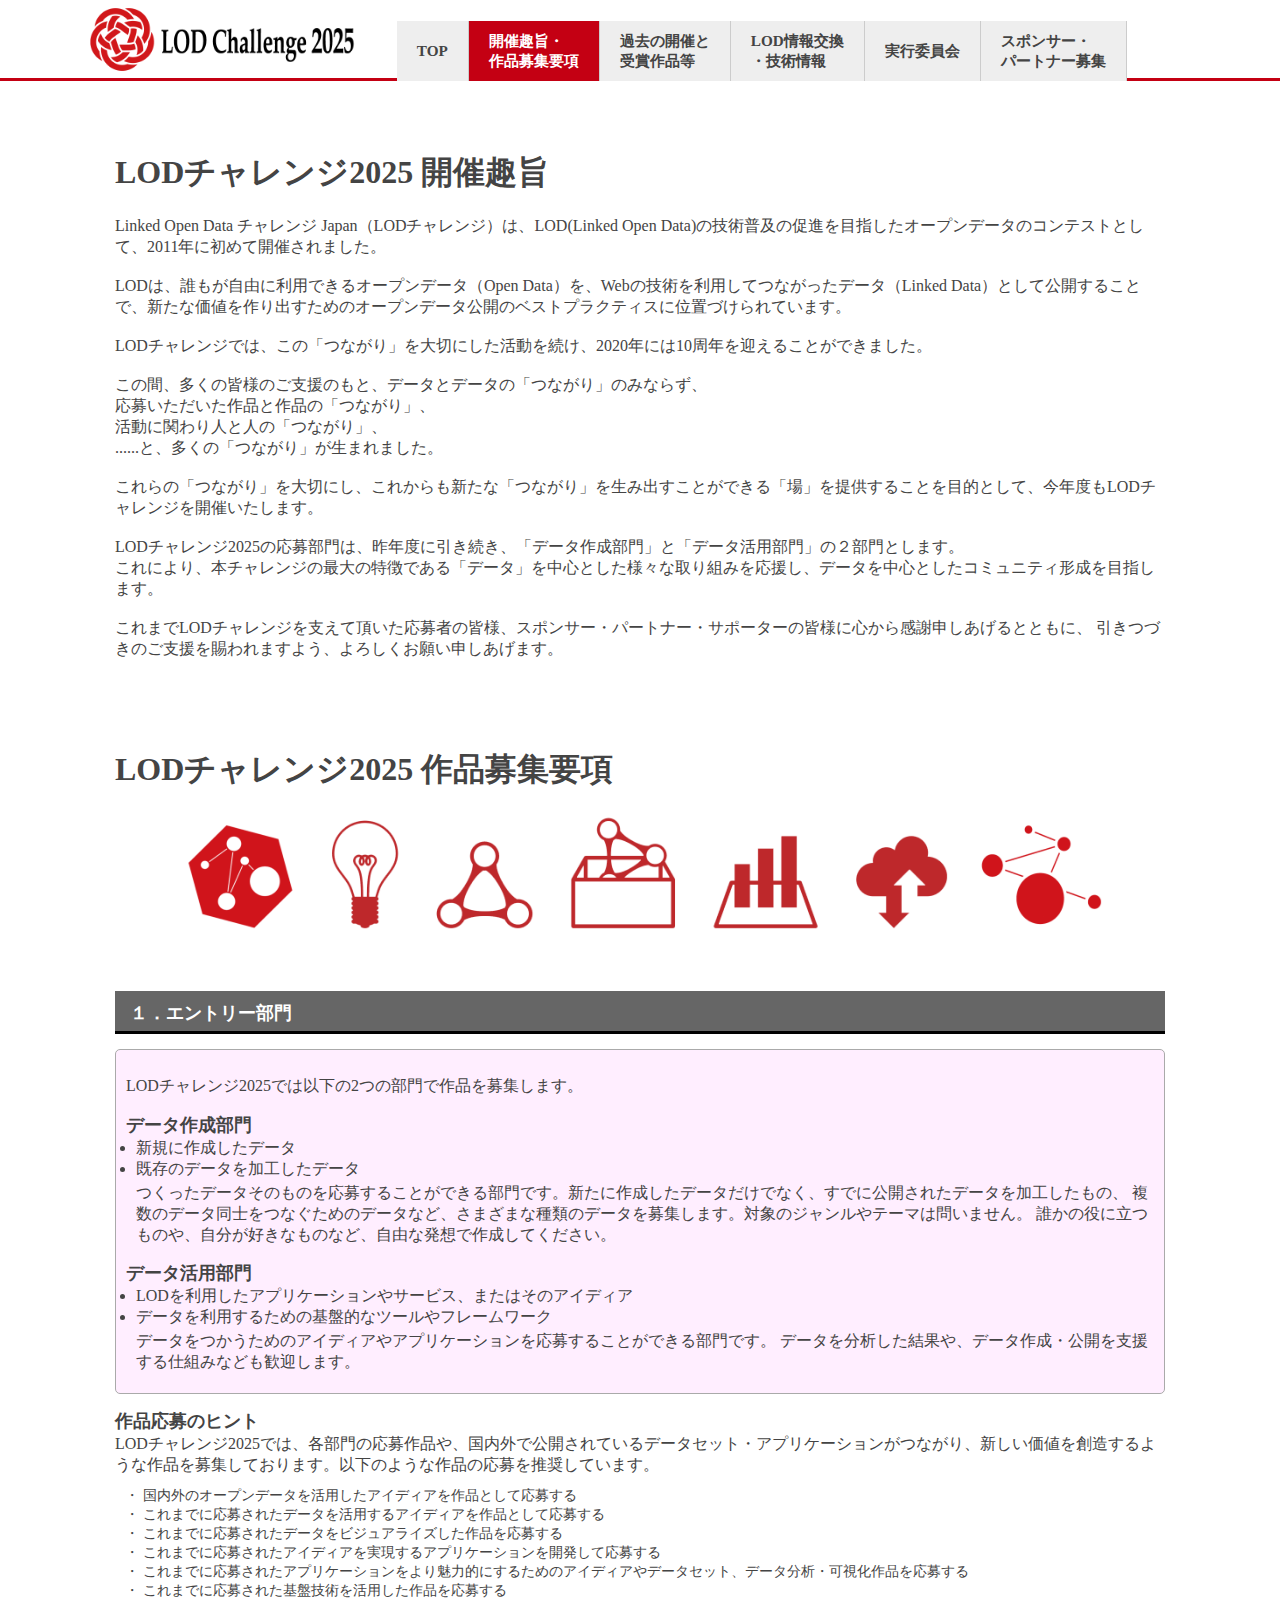
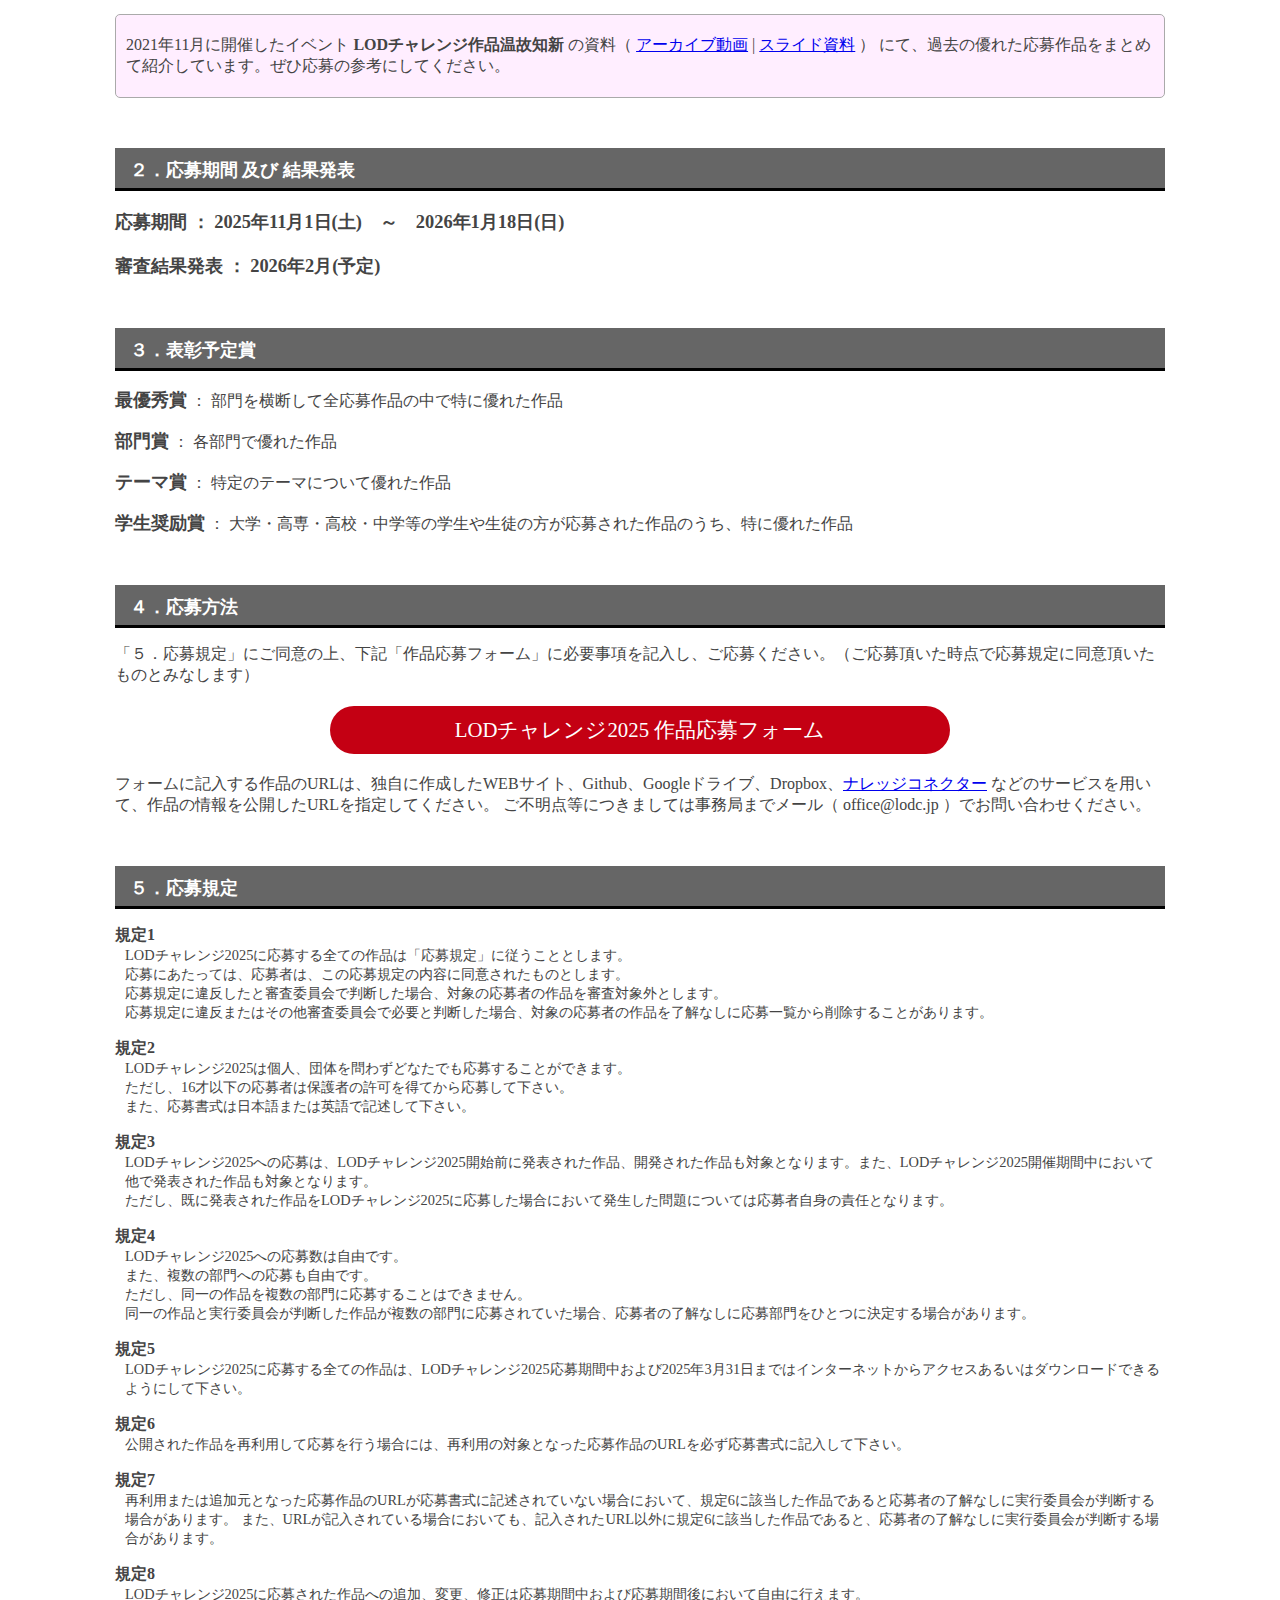
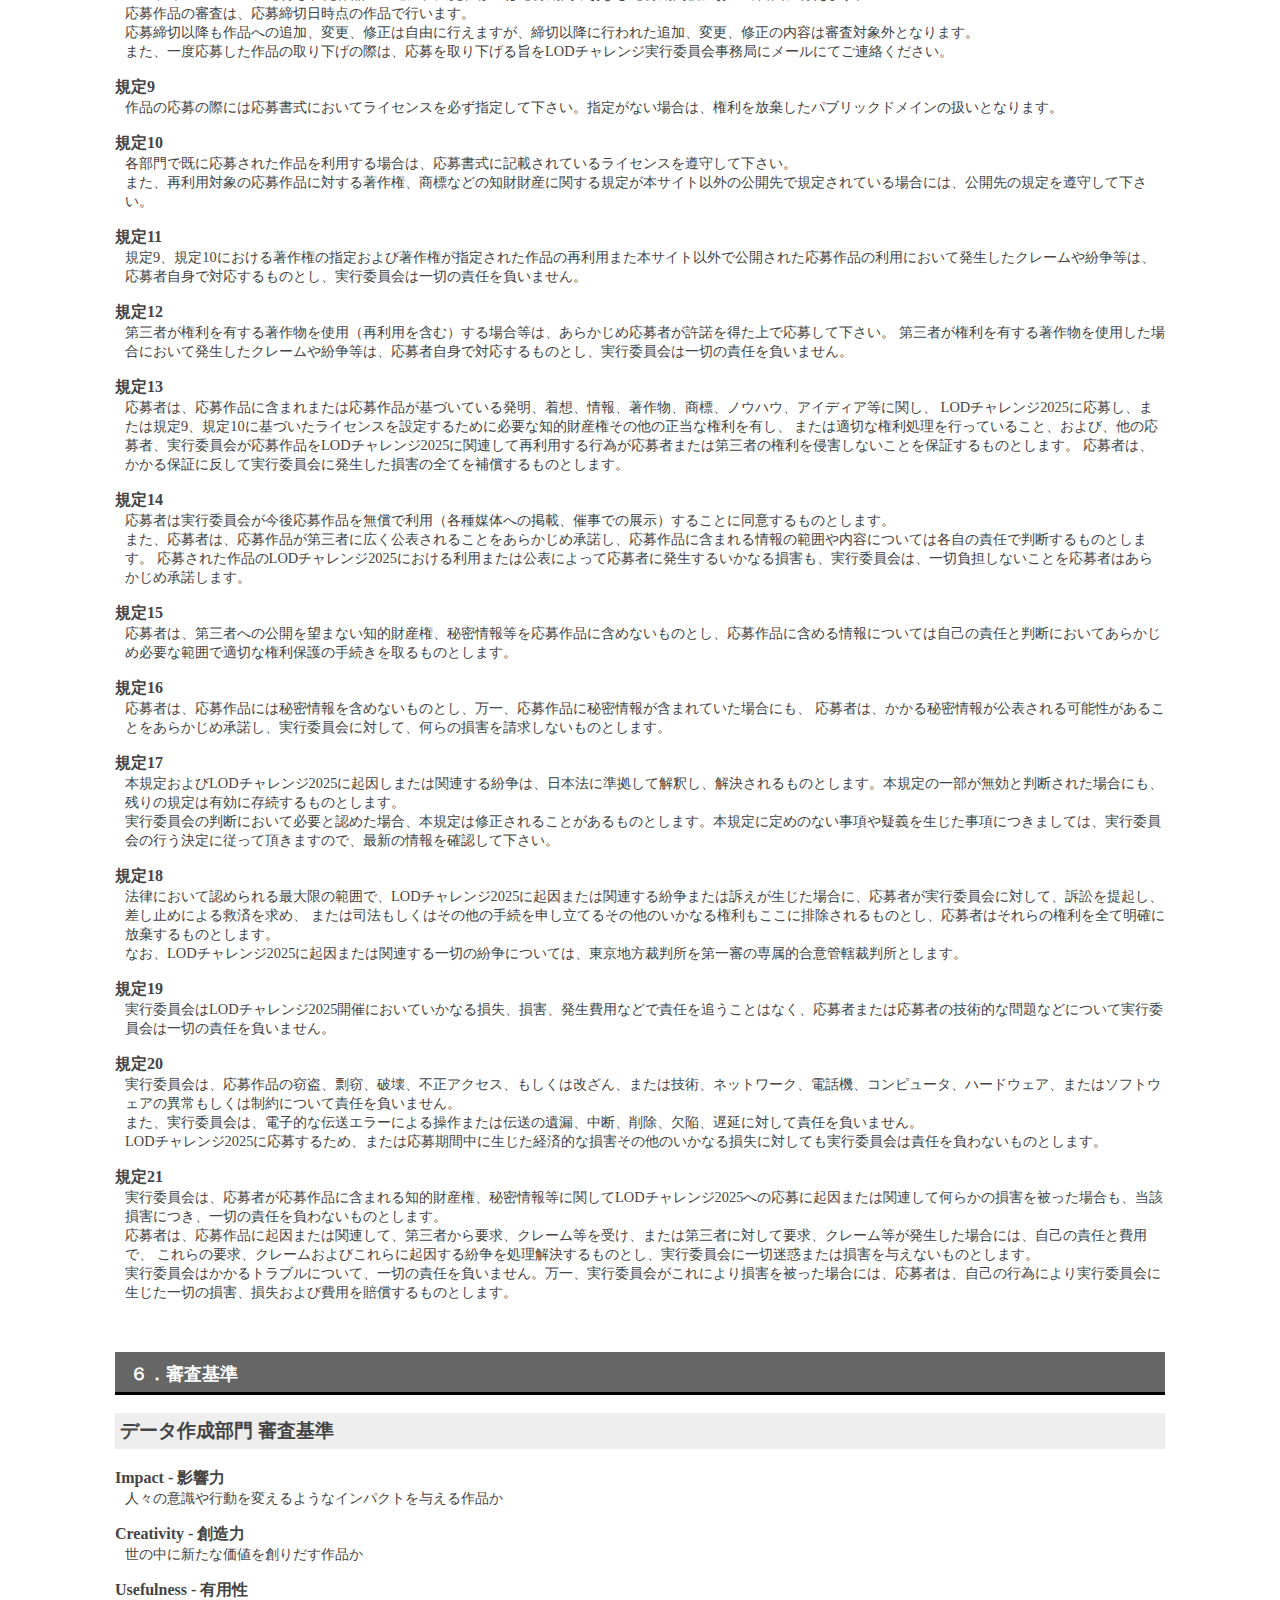
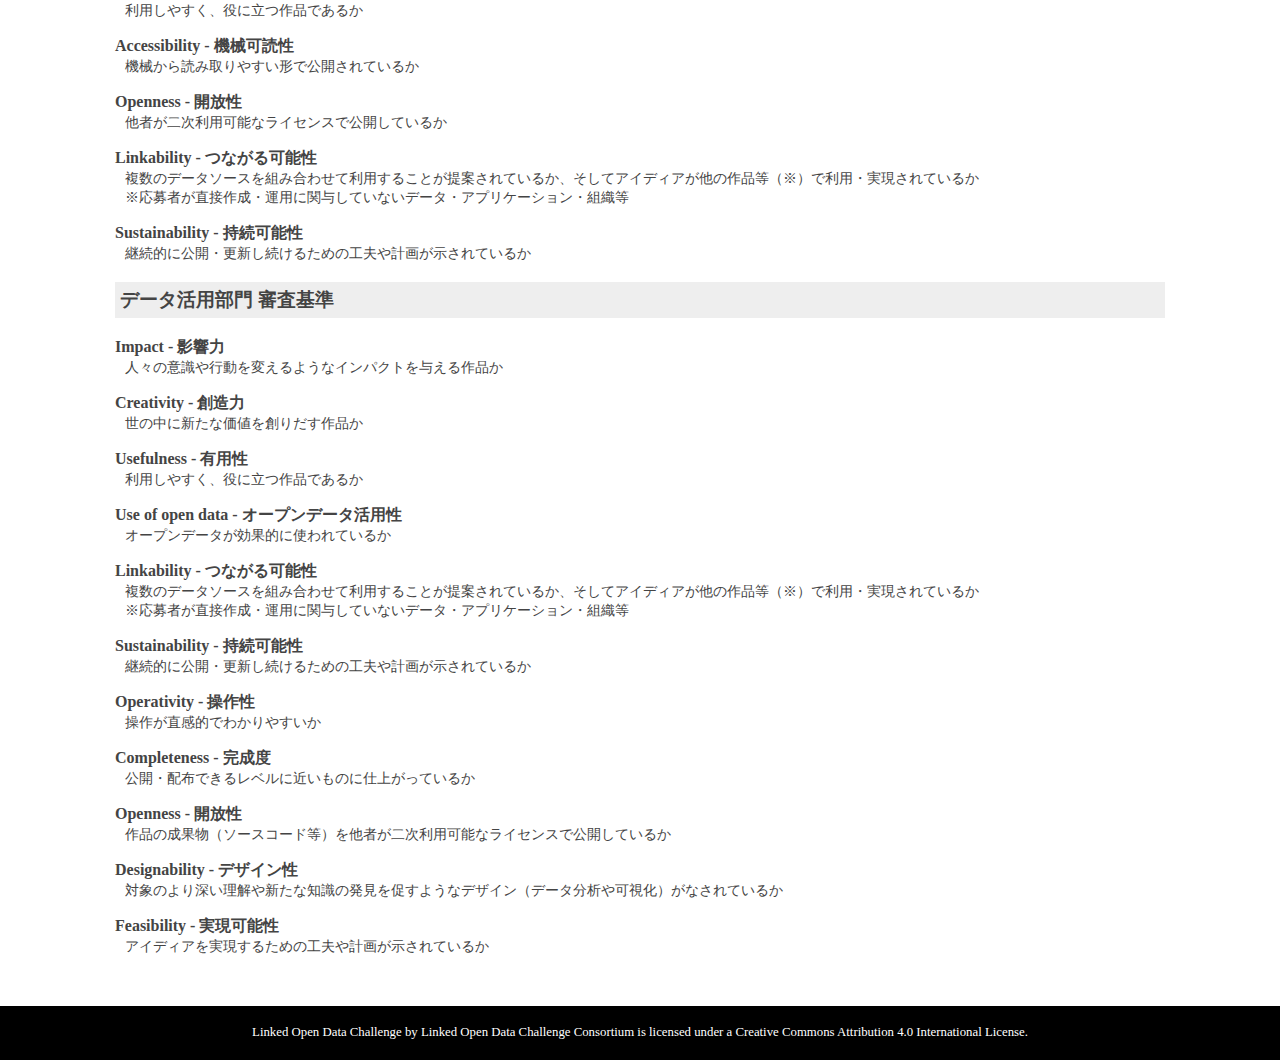
<file: docs/entry.html>
<!DOCTYPE html>
<html>
<head>
<meta http-equiv="Content-Type" content="text/html; charset=utf-8" />
<meta name="viewport" content="width=device-width,initial-scale=1.0,minimum-scale=1.0" />
<meta name="keywords" content="Linked Open Data Challenge 2025,LODチャレンジ2025,LODチャレンジ,Linked Open Data, LOD,オープンデータ,Open Data,Semantic Web,Ontology,人工知能,AI,ビッグデータ,データサイエンス,コンテスト,artificial intelligence" />
<meta name="description" content="Linked Open Data Challenge 2025 (LODチャレンジ2025)" />
<meta http-equiv="Content-Language" content="ja" />
<meta http-equiv="Content-Script-Type" content="text/javascript" />
<meta http-equiv="Content-Style-Type" content="text/css" />
<meta http-equiv="imagetoolbar" content="no" />
<!--OGP設定-->
<meta property="og:site_name" content="LODチャレンジ2025" />
<meta property="og:title" content="LODチャレンジ2025" />
<meta property="og:url" content="https://2025.lodc.jp/" />
<meta property="og:image" content="https://2025.lodc.jp/images/logo_img/2025_sns_share_img1.jpg" />
<meta property="og:description" content="LODチャレンジ2025 応募期間：2025.11.01～2026.01.18" />
<meta property="og:type" content="website" />

<!--Twitter Card設定-->
<meta name="twitter:card" content="summary_large_image">
<meta name="twitter:site" content="@LodJapan">
<meta name="twitter:creator" content="@LodJapan">
<meta name="twitter:title" content="LODチャレンジ2025">
<meta name="twitter:description" content="LODチャレンジ2025 応募期間：2025.11.01～2026.01.18">
<meta name="twitter:image:src" content="https://2025.lodc.jp/images/logo_img/2025_sns_share_img1.jpg">
<link rel="canonical" href="https://2025.lodc.jp/" />
<link href="./css/index.css" rel="stylesheet" type="text/css" media="all" />
<link rel="icon" href="https://2025.lodc.jp/favicon.ico"> <!-- ファビコン -->
<link rel="apple-touch-icon" sizes="180x180" href="https://2025.lodc.jp/apple-touch-icon.png"> <!-- スマホ用アイコン -->

<title>作品募集要項 | LODチャレンジ</title>
</head>
<body>

<!------------------------------------ ここからヘッダーコンテンツ ---------------------------------->
<div id="headerContentsFrame">
<a href="./"><img id="headerLogoImg" src="./images/logo_img/top_logo.png"></a>
<ul id="navMenu">
	<li><a href="./">TOP</a></li>
	<li><a href="./entry.html" id="current">開催趣旨・<br>作品募集要項</a></li>
	<li><a href="./previous.html">過去の開催と<br>受賞作品等</a></li>
	<li><a href="./technical_issue.html">LOD情報交換<br>・技術情報</a></li>
	<li><a href="./committee.html">実行委員会</a></li>
	<li><a href="./sponsor_partner.html">スポンサー・<br>パートナー募集</a></li>
</ul>
</div>
<hr class="borderLine" />
<!------------------------------------ ここからメインコンテンツ ---------------------------------->
<div class="mainContentsFrame">
<h1>LODチャレンジ2025 開催趣旨</h1>
	Linked Open Data チャレンジ Japan（LODチャレンジ）は、LOD(Linked Open Data)の技術普及の促進を目指したオープンデータのコンテストとして、2011年に初めて開催されました。<br>
	<br>
	LODは、誰もが自由に利用できるオープンデータ（Open Data）を、Webの技術を利用してつながったデータ（Linked Data）として公開することで、新たな価値を作り出すためのオープンデータ公開のベストプラクティスに位置づけられています。<br>
	<br>
	LODチャレンジでは、この「つながり」を大切にした活動を続け、2020年には10周年を迎えることができました。<br>
	<br>
	この間、多くの皆様のご支援のもと、データとデータの「つながり」のみならず、<br>
	応募いただいた作品と作品の「つながり」、<br>
	活動に関わり人と人の「つながり」、<br>
	......と、多くの「つながり」が生まれました。<br>
	<br>
	これらの「つながり」を大切にし、これからも新たな「つながり」を生み出すことができる「場」を提供することを目的として、今年度もLODチャレンジを開催いたします。<br>
	<br>
	LODチャレンジ2025の応募部門は、昨年度に引き続き、「データ作成部門」と「データ活用部門」の２部門とします。<br>
	これにより、本チャレンジの最大の特徴である「データ」を中心とした様々な取り組みを応援し、データを中心としたコミュニティ形成を目指します。<br>
	<br>
	これまでLODチャレンジを支えて頂いた応募者の皆様、スポンサー・パートナー・サポーターの皆様に心から感謝申しあげるとともに、 引きつづきのご支援を賜われますよう、よろしくお願い申しあげます。<br>
	<br>
	
	
<h1>LODチャレンジ2025 作品募集要項</h1>
		
<style>
	#link-to-method{
		display:block;
		background: #C40013;
		color: #FFF;
		font-size: 1.3em;
		padding: 10px;
		text-decoration: none;
		border-radius: 50px;
		width: 600px;
		margin: 20px auto;
		text-align: center;
	}

	@media only screen and (max-width:750px){
		#link-to-method{
			width: 100%;
			padding: 15px 0 15px 0;
			font-size: 95%;
			font-weight:bold;
		}
	}
</style>	
	<img src="./images/logo_img/entry-5category.png" width="100%">
	<h2>１．エントリー部門</h2>
	<div style="margin-top:14px; padding:10px; border:1px solid #aaa; border-radius: 5px; background:#FFEEFF;">
		<p>LODチャレンジ2025では以下の2つの部門で作品を募集します。</p>
		<p style="font-size:110%;font-weight:bold; margin:10px 0 1px 0; ">データ作成部門</p>
		<li style="margin-left:10px;">新規に作成したデータ</li>
		<li style="margin-left:10px;">既存のデータを加工したデータ</li>
		<p style="margin:3px 0 10px 10px;">つくったデータそのものを応募することができる部門です。新たに作成したデータだけでなく、すでに公開されたデータを加工したもの、
		複数のデータ同士をつなぐためのデータなど、さまざまな種類のデータを募集します。対象のジャンルやテーマは問いません。
		誰かの役に立つものや、自分が好きなものなど、自由な発想で作成してください。</p>

		<p style="font-size:110%;font-weight:bold;margin:15px 0 1px 0; ">データ活用部門</p>
		<li style="margin-left:10px;">LODを利用したアプリケーションやサービス、またはそのアイディア</li>
		<li style="margin-left:10px;">データを利用するための基盤的なツールやフレームワーク</li>
		<p style="margin:3px 0 10px 10px;">データをつかうためのアイディアやアプリケーションを応募することができる部門です。
		データを分析した結果や、データ作成・公開を支援する仕組みなども歓迎します。</p>
	</div>
	<p style="font-size:110%;font-weight:bold;margin:15px 0 1px 0; ">作品応募のヒント</p>
	LODチャレンジ2025では、各部門の応募作品や、国内外で公開されているデータセット・アプリケーションがつながり、新しい価値を創造するような作品を募集しております。以下のような作品の応募を推奨しています。
	<p style="font-size:90%; margin:10px 0 0 10px;">・ 国内外のオープンデータを活用したアイディアを作品として応募する</p>
	<p style="font-size:90%; margin:0 0 0 10px;">・ これまでに応募されたデータを活用するアイディアを作品として応募する</p>
	<p style="font-size:90%; margin:0 0 0 10px;">・ これまでに応募されたデータをビジュアライズした作品を応募する</p>
	<p style="font-size:90%; margin:0 0 0 10px;">・ これまでに応募されたアイディアを実現するアプリケーションを開発して応募する</p>
	<p style="font-size:90%; margin:0 0 0 10px;">・ これまでに応募されたアプリケーションをより魅力的にするためのアイディアやデータセット、データ分析・可視化作品を応募する</p>
	<p style="font-size:90%; margin:0 0 0 10px;">・ これまでに応募された基盤技術を活用した作品を応募する</p>

	<div style="margin-top:14px; padding:20px 10px; border:1px solid #aaa; border-radius: 5px; background:#FFEEFF;">
	2021年11月に開催したイベント <b>LODチャレンジ作品温故知新</b> の資料（ <a href="https://www.youtube.com/watch?v=D0eEmG5cJGc">アーカイブ動画</a> | 
	<a href="https://2021.lodc.jp/doc/LODC2021_1101lodc-works.pdf">スライド資料</a> ） にて、過去の優れた応募作品をまとめて紹介しています。ぜひ応募の参考にしてください。
	</div>
	

	<h2>２．応募期間 及び 結果発表</h2>
	<p style="font-weight:bold; font-size:115%;">応募期間 ： 2025年11月1日(土)　～　2026年1月18日(日)<br>
	<p style="font-weight:bold; font-size:115%;">審査結果発表 ： 2026年2月(予定)<br>

	<h2>３．表彰予定賞</h2>
	<p style="margin-bottom:0; "><span style="font-weight:bold; font-size:115%;">最優秀賞</span> ： 部門を横断して全応募作品の中で特に優れた作品</p>
	<p style="margin-bottom:0; "><span style="font-weight:bold; font-size:115%;">部門賞</span> ： 各部門で優れた作品</p>
	<p style="margin-bottom:0; "><span style="font-weight:bold; font-size:115%;">テーマ賞</span> ： 特定のテーマについて優れた作品</p>
	<p style="margin-bottom:0; "><span style="font-weight:bold; font-size:115%;">学生奨励賞</span> ： 大学・高専・高校・中学等の学生や生徒の方が応募された作品のうち、特に優れた作品</p>

	
	<h2>４．応募方法</h2>
	<p>「５．応募規定」にご同意の上、下記「作品応募フォーム」に必要事項を記入し、ご応募ください。（ご応募頂いた時点で応募規定に同意頂いたものとみなします）</p>
	
	<!-- <p><a id="link-to-method" href="#">応募フォームは現在準備中です。</a></p> -->
	<p><a id="link-to-method" href="">LODチャレンジ2025 作品応募フォーム</a></p>
	<!-- <a id="link-to-method" href="#">応募期間は終了いたしました。<br>多数の作品のご応募を有難うございました。</a> -->
	
	<p>フォームに記入する作品のURLは、独自に作成したWEBサイト、Github、Googleドライブ、Dropbox、<a href="https://idea.linkdata.org/">ナレッジコネクター</a> などのサービスを用いて、作品の情報を公開したURLを指定してください。
	ご不明点等につきましては事務局までメール（ office@lodc.jp ）でお問い合わせください。</p>
	
	<h2>５．応募規定</h2>
	<p style="font-weight:bold; margin-bottom:0;">規定1</p>
	<p style="font-size:90%; margin:0 0 0 10px;">
	LODチャレンジ2025に応募する全ての作品は「応募規定」に従うこととします。<br>
	応募にあたっては、応募者は、この応募規定の内容に同意されたものとします。 <br>
	応募規定に違反したと審査委員会で判断した場合、対象の応募者の作品を審査対象外とします。<br>
	応募規定に違反またはその他審査委員会で必要と判断した場合、対象の応募者の作品を了解なしに応募一覧から削除することがあります。
	</p>
	<p style="font-weight:bold; margin-bottom:0;">規定2</p>
	<p style="font-size:90%; margin:0 0 0 10px;">
	LODチャレンジ2025は個人、団体を問わずどなたでも応募することができます。<br>
	ただし、16才以下の応募者は保護者の許可を得てから応募して下さい。<br>
	また、応募書式は日本語または英語で記述して下さい。
	</p>
	<p style="font-weight:bold; margin-bottom:0;">規定3</p>
	<p style="font-size:90%; margin:0 0 0 10px;">
	LODチャレンジ2025への応募は、LODチャレンジ2025開始前に発表された作品、開発された作品も対象となります。また、LODチャレンジ2025開催期間中において他で発表された作品も対象となります。<br>
	ただし、既に発表された作品をLODチャレンジ2025に応募した場合において発生した問題については応募者自身の責任となります。
	</p>
	<p style="font-weight:bold; margin-bottom:0;">規定4</p>
	<p style="font-size:90%; margin:0 0 0 10px;">
	LODチャレンジ2025への応募数は自由です。<br>
	また、複数の部門への応募も自由です。<br>
	ただし、同一の作品を複数の部門に応募することはできません。<br>
	同一の作品と実行委員会が判断した作品が複数の部門に応募されていた場合、応募者の了解なしに応募部門をひとつに決定する場合があります。
	</p>
	<p style="font-weight:bold; margin-bottom:0;">規定5</p>
	<p style="font-size:90%; margin:0 0 0 10px;">
	LODチャレンジ2025に応募する全ての作品は、LODチャレンジ2025応募期間中および2025年3月31日まではインターネットからアクセスあるいはダウンロードできるようにして下さい。
	</p>
	<p style="font-weight:bold; margin-bottom:0;">規定6</p>
	<p style="font-size:90%; margin:0 0 0 10px;">
	公開された作品を再利用して応募を行う場合には、再利用の対象となった応募作品のURLを必ず応募書式に記入して下さい。
	</p>
	<p style="font-weight:bold; margin-bottom:0;">規定7</p>
	<p style="font-size:90%; margin:0 0 0 10px;">
	再利用または追加元となった応募作品のURLが応募書式に記述されていない場合において、規定6に該当した作品であると応募者の了解なしに実行委員会が判断する場合があります。
	また、URLが記入されている場合においても、記入されたURL以外に規定6に該当した作品であると、応募者の了解なしに実行委員会が判断する場合があります。
	</p>
	<p style="font-weight:bold; margin-bottom:0;">規定8</p>
	<p style="font-size:90%; margin:0 0 0 10px;">
	LODチャレンジ2025に応募された作品への追加、変更、修正は応募期間中および応募期間後において自由に行えます。<br>
	応募作品の審査は、応募締切日時点の作品で行います。<br>
	応募締切以降も作品への追加、変更、修正は自由に行えますが、締切以降に行われた追加、変更、修正の内容は審査対象外となります。<br>
	また、一度応募した作品の取り下げの際は、応募を取り下げる旨をLODチャレンジ実行委員会事務局にメールにてご連絡ください。
	</p>
	<p style="font-weight:bold; margin-bottom:0;">規定9</p>
	<p style="font-size:90%; margin:0 0 0 10px;">
	作品の応募の際には応募書式においてライセンスを必ず指定して下さい。指定がない場合は、権利を放棄したパブリックドメインの扱いとなります。
	</p>
	<p style="font-weight:bold; margin-bottom:0;">規定10</p>
	<p style="font-size:90%; margin:0 0 0 10px;">
	各部門で既に応募された作品を利用する場合は、応募書式に記載されているライセンスを遵守して下さい。<br>
	また、再利用対象の応募作品に対する著作権、商標などの知財財産に関する規定が本サイト以外の公開先で規定されている場合には、公開先の規定を遵守して下さい。
	</p>
	<p style="font-weight:bold; margin-bottom:0;">規定11</p>
	<p style="font-size:90%; margin:0 0 0 10px;">
	規定9、規定10における著作権の指定および著作権が指定された作品の再利用また本サイト以外で公開された応募作品の利用において発生したクレームや紛争等は、応募者自身で対応するものとし、実行委員会は一切の責任を負いません。
	</p>
	<p style="font-weight:bold; margin-bottom:0;">規定12</p>
	<p style="font-size:90%; margin:0 0 0 10px;">
	第三者が権利を有する著作物を使用（再利用を含む）する場合等は、あらかじめ応募者が許諾を得た上で応募して下さい。
	第三者が権利を有する著作物を使用した場合において発生したクレームや紛争等は、応募者自身で対応するものとし、実行委員会は一切の責任を負いません。
	</p>
	<p style="font-weight:bold; margin-bottom:0;">規定13</p>
	<p style="font-size:90%; margin:0 0 0 10px;">
	応募者は、応募作品に含まれまたは応募作品が基づいている発明、着想、情報、著作物、商標、ノウハウ、アイディア等に関し、
	LODチャレンジ2025に応募し、または規定9、規定10に基づいたライセンスを設定するために必要な知的財産権その他の正当な権利を有し、
	または適切な権利処理を行っていること、および、他の応募者、実行委員会が応募作品をLODチャレンジ2025に関連して再利用する行為が応募者または第三者の権利を侵害しないことを保証するものとします。
	応募者は、かかる保証に反して実行委員会に発生した損害の全てを補償するものとします。
	</p>
	<p style="font-weight:bold; margin-bottom:0;">規定14</p>
	<p style="font-size:90%; margin:0 0 0 10px;">
	応募者は実行委員会が今後応募作品を無償で利用（各種媒体への掲載、催事での展示）することに同意するものとします。<br>
	また、応募者は、応募作品が第三者に広く公表されることをあらかじめ承諾し、応募作品に含まれる情報の範囲や内容については各自の責任で判断するものとします。
	応募された作品のLODチャレンジ2025における利用または公表によって応募者に発生するいかなる損害も、実行委員会は、一切負担しないことを応募者はあらかじめ承諾します。
	</p>
	<p style="font-weight:bold; margin-bottom:0;">規定15</p>
	<p style="font-size:90%; margin:0 0 0 10px;">
	応募者は、第三者への公開を望まない知的財産権、秘密情報等を応募作品に含めないものとし、応募作品に含める情報については自己の責任と判断においてあらかじめ必要な範囲で適切な権利保護の手続きを取るものとします。
	</p>
	<p style="font-weight:bold; margin-bottom:0;">規定16</p>
	<p style="font-size:90%; margin:0 0 0 10px;">
	応募者は、応募作品には秘密情報を含めないものとし、万一、応募作品に秘密情報が含まれていた場合にも、
	応募者は、かかる秘密情報が公表される可能性があることをあらかじめ承諾し、実行委員会に対して、何らの損害を請求しないものとします。
	</p>
	<p style="font-weight:bold; margin-bottom:0;">規定17</p>
	<p style="font-size:90%; margin:0 0 0 10px;">
	本規定およびLODチャレンジ2025に起因しまたは関連する紛争は、日本法に準拠して解釈し、解決されるものとします。本規定の一部が無効と判断された場合にも、残りの規定は有効に存続するものとします。<br>
	実行委員会の判断において必要と認めた場合、本規定は修正されることがあるものとします。本規定に定めのない事項や疑義を生じた事項につきましては、実行委員会の行う決定に従って頂きますので、最新の情報を確認して下さい。
	</p>
	<p style="font-weight:bold; margin-bottom:0;">規定18</p>
	<p style="font-size:90%; margin:0 0 0 10px;">
	法律において認められる最大限の範囲で、LODチャレンジ2025に起因または関連する紛争または訴えが生じた場合に、応募者が実行委員会に対して、訴訟を提起し、差し止めによる救済を求め、
	または司法もしくはその他の手続を申し立てるその他のいかなる権利もここに排除されるものとし、応募者はそれらの権利を全て明確に放棄するものとします。<br>
	なお、LODチャレンジ2025に起因または関連する一切の紛争については、東京地方裁判所を第一審の専属的合意管轄裁判所とします。
	</p>
	<p style="font-weight:bold; margin-bottom:0;">規定19</p>
	<p style="font-size:90%; margin:0 0 0 10px;">
	実行委員会はLODチャレンジ2025開催においていかなる損失、損害、発生費用などで責任を追うことはなく、応募者または応募者の技術的な問題などについて実行委員会は一切の責任を負いません。
	</p>
	<p style="font-weight:bold; margin-bottom:0;">規定20</p>
	<p style="font-size:90%; margin:0 0 0 10px;">
	実行委員会は、応募作品の窃盗、剽窃、破壊、不正アクセス、もしくは改ざん、または技術、ネットワーク、電話機、コンピュータ、ハードウェア、またはソフトウェアの異常もしくは制約について責任を負いません。<br>
	また、実行委員会は、電子的な伝送エラーによる操作または伝送の遺漏、中断、削除、欠陥、遅延に対して責任を負いません。<br>
	LODチャレンジ2025に応募するため、または応募期間中に生じた経済的な損害その他のいかなる損失に対しても実行委員会は責任を負わないものとします。
	</p>
	<p style="font-weight:bold; margin-bottom:0;">規定21</p>
	<p style="font-size:90%; margin:0 0 0 10px;">
	実行委員会は、応募者が応募作品に含まれる知的財産権、秘密情報等に関してLODチャレンジ2025への応募に起因または関連して何らかの損害を被った場合も、当該損害につき、一切の責任を負わないものとします。<br>
	応募者は、応募作品に起因または関連して、第三者から要求、クレーム等を受け、または第三者に対して要求、クレーム等が発生した場合には、自己の責任と費用で、
	これらの要求、クレームおよびこれらに起因する紛争を処理解決するものとし、実行委員会に一切迷惑または損害を与えないものとします。<br>
	実行委員会はかかるトラブルについて、一切の責任を負いません。万一、実行委員会がこれにより損害を被った場合には、応募者は、自己の行為により実行委員会に生じた一切の損害、損失および費用を賠償するものとします。
	</p>

	<h2>６．審査基準</h2>

	<h3 style="background:#EEEEEE; padding:5px;">データ作成部門 審査基準</h3>
	
		<p style="font-weight:bold; margin-bottom:0;">Impact - 影響力</p>
		<p style="font-size:90%; margin:0 0 0 10px;">人々の意識や行動を変えるようなインパクトを与える作品か</p>
			
		<p style="font-weight:bold; margin-bottom:0;">Creativity - 創造力</p>
		<p style="font-size:90%; margin:0 0 0 10px;">世の中に新たな価値を創りだす作品か</p>
			
		<p style="font-weight:bold; margin-bottom:0;">Usefulness - 有用性</p>
		<p style="font-size:90%; margin:0 0 0 10px;">利用しやすく、役に立つ作品であるか</p>

		<p style="font-weight:bold; margin-bottom:0;">Accessibility - 機械可読性</p>
		<p style="font-size:90%; margin:0 0 0 10px;">機械から読み取りやすい形で公開されているか</p>
		
		<p style="font-weight:bold; margin-bottom:0;">Openness - 開放性</p>
		<p style="font-size:90%; margin:0 0 0 10px;">他者が二次利用可能なライセンスで公開しているか</p>
		
		<p style="font-weight:bold; margin-bottom:0;">Linkability - つながる可能性</p>
		<p style="font-size:90%; margin:0 0 0 10px;">複数のデータソースを組み合わせて利用することが提案されているか、そしてアイディアが他の作品等（※）で利用・実現されているか</p>
		<p style="font-size:90%; margin:0 0 0 10px;">※応募者が直接作成・運用に関与していないデータ・アプリケーション・組織等</p>

		<p style="font-weight:bold; margin-bottom:0;">Sustainability - 持続可能性</p>
		<p style="font-size:90%; margin:0 0 0 10px;">継続的に公開・更新し続けるための工夫や計画が示されているか</p>



	<h3 style="background:#EEEEEE; padding:5px;">データ活用部門 審査基準</h3>
		<p style="font-weight:bold; margin-bottom:0;">Impact - 影響力</p>
		<p style="font-size:90%; margin:0 0 0 10px;">人々の意識や行動を変えるようなインパクトを与える作品か</p>
			
		<p style="font-weight:bold; margin-bottom:0;">Creativity - 創造力</p>
		<p style="font-size:90%; margin:0 0 0 10px;">世の中に新たな価値を創りだす作品か</p>
			
		<p style="font-weight:bold; margin-bottom:0;">Usefulness - 有用性</p>
		<p style="font-size:90%; margin:0 0 0 10px;">利用しやすく、役に立つ作品であるか</p>
		
		<p style="font-weight:bold; margin-bottom:0;">Use of open data - オープンデータ活用性</p>
		<p style="font-size:90%; margin:0 0 0 10px;">オープンデータが効果的に使われているか</p>
			
		<p style="font-weight:bold; margin-bottom:0;">Linkability - つながる可能性</p>
		<p style="font-size:90%; margin:0 0 0 10px;">複数のデータソースを組み合わせて利用することが提案されているか、そしてアイディアが他の作品等（※）で利用・実現されているか</p>
		<p style="font-size:90%; margin:0 0 0 10px;">※応募者が直接作成・運用に関与していないデータ・アプリケーション・組織等</p>

		<p style="font-weight:bold; margin-bottom:0;">Sustainability - 持続可能性</p>
		<p style="font-size:90%; margin:0 0 0 10px;">継続的に公開・更新し続けるための工夫や計画が示されているか</p>
			
		<p style="font-weight:bold; margin-bottom:0;">Operativity - 操作性</p>
		<p style="font-size:90%; margin:0 0 0 10px;">操作が直感的でわかりやすいか</p>

		<p style="font-weight:bold; margin-bottom:0;">Completeness - 完成度</p>
		<p style="font-size:90%; margin:0 0 0 10px;">公開・配布できるレベルに近いものに仕上がっているか</p>
			
		<p style="font-weight:bold; margin-bottom:0;">Openness - 開放性</p>
		<p style="font-size:90%; margin:0 0 0 10px;">作品の成果物（ソースコード等）を他者が二次利用可能なライセンスで公開しているか</p>

		<p style="font-weight:bold; margin-bottom:0;">Designability - デザイン性</p>
		<p style="font-size:90%; margin:0 0 0 10px;">対象のより深い理解や新たな知識の発見を促すようなデザイン（データ分析や可視化）がなされているか</p>
			
		<p style="font-weight:bold; margin-bottom:0;">Feasibility - 実現可能性</p>
		<p style="font-size:90%; margin:0 0 0 10px;">アイディアを実現するための工夫や計画が示されているか</p>



</div>
<div id="footerContentsFrame">
	<p id="copyright">
		Linked Open Data Challenge by Linked Open Data Challenge Consortium is licensed under a Creative Commons Attribution 4.0 International License.
	</p>
</div>
</body>
</html>
</file>
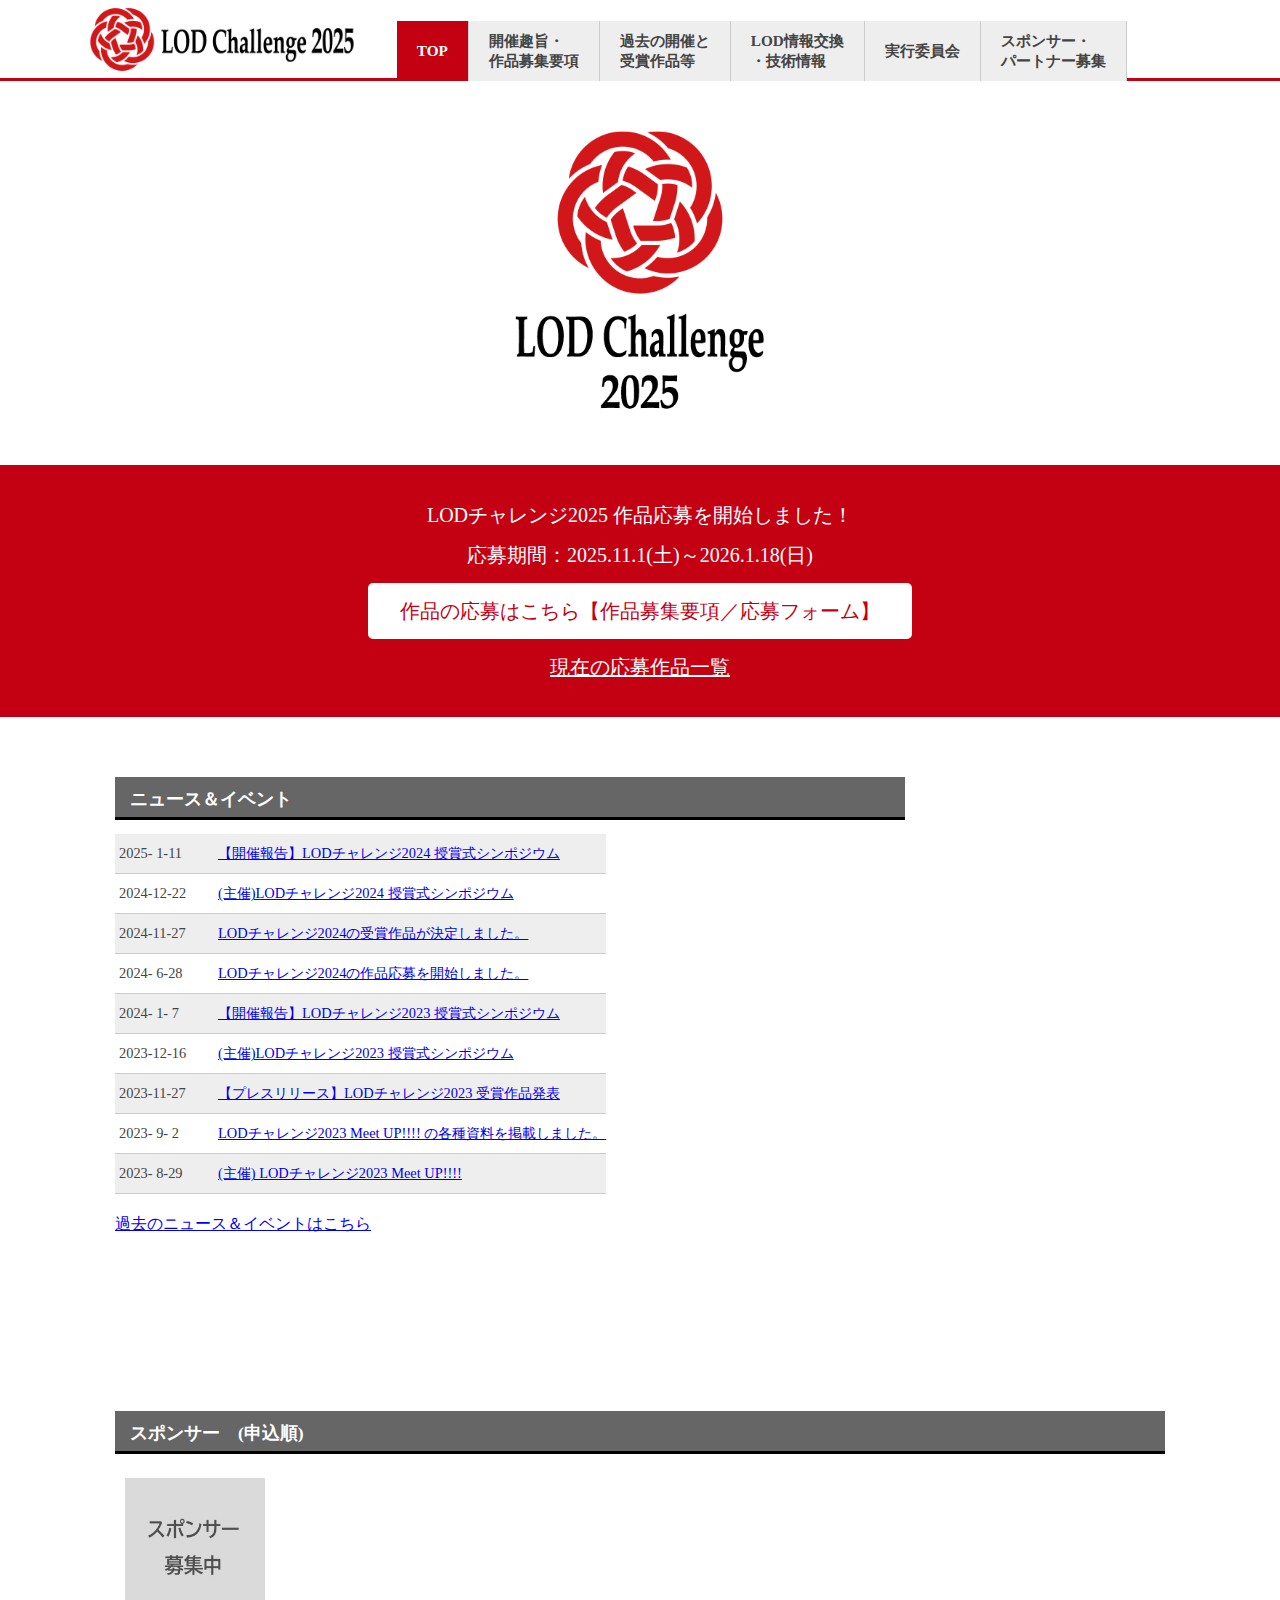
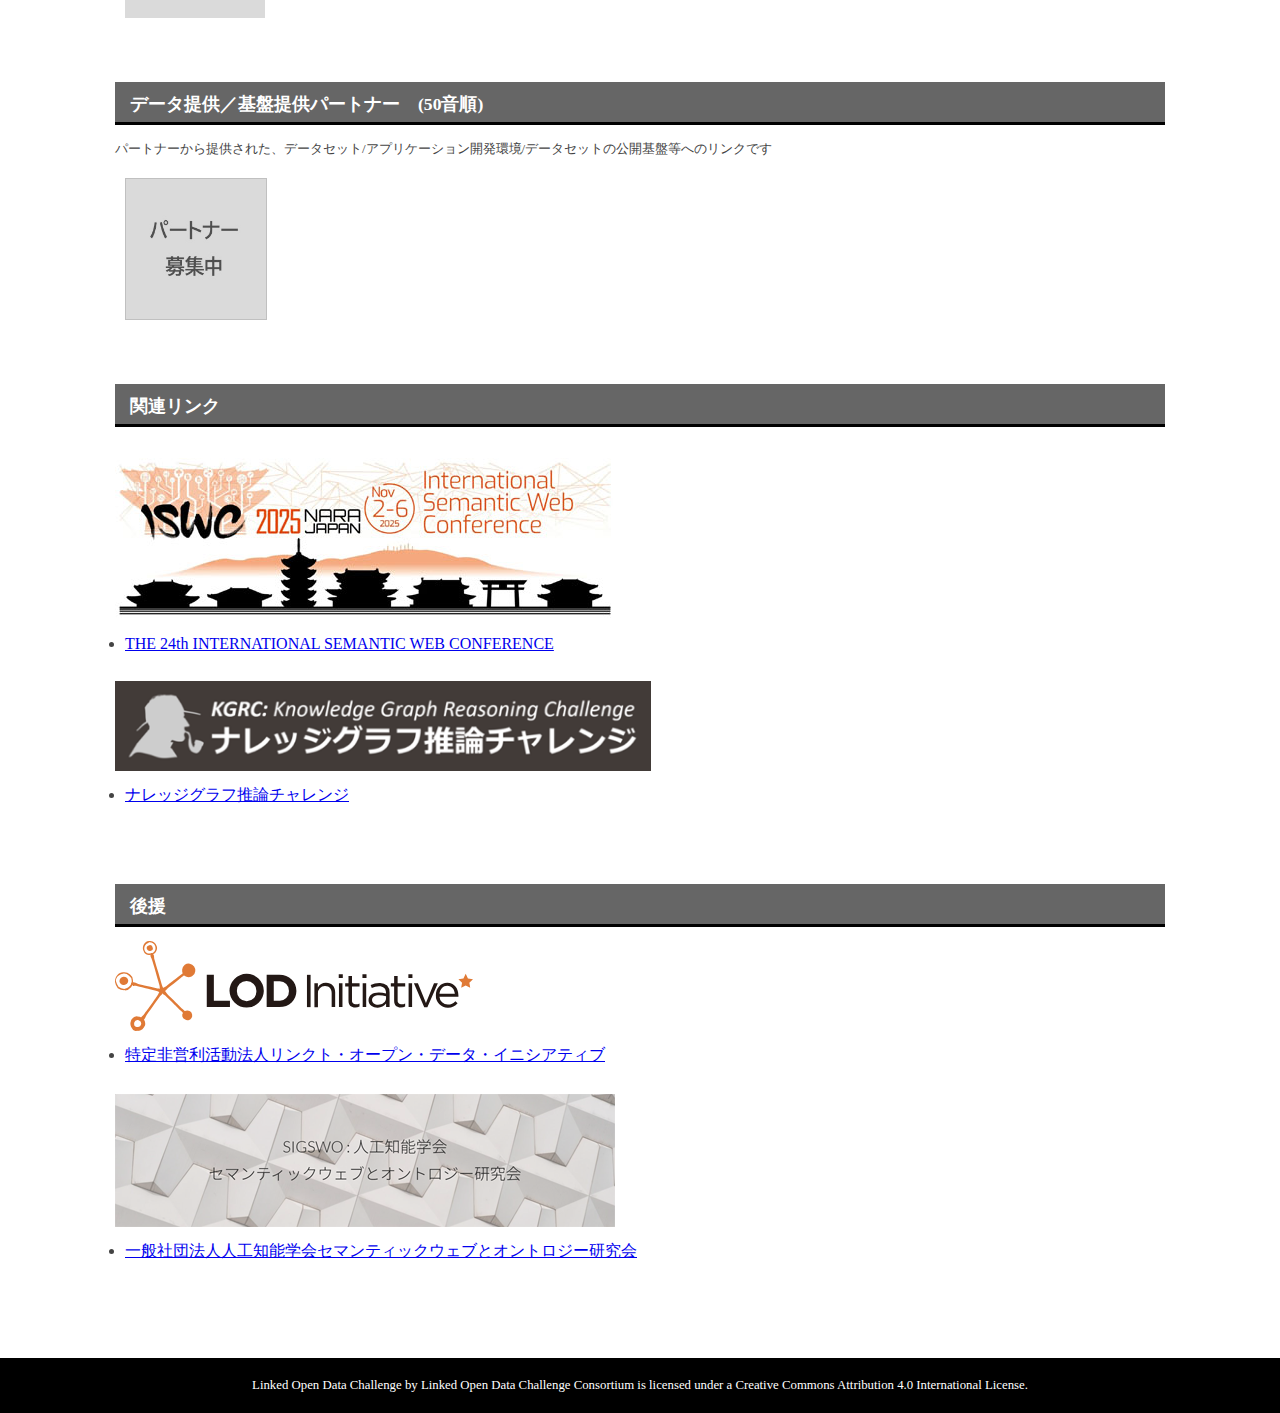
<file: docs/index_after_release.html>
<!DOCTYPE html>
<html>
<head>
<meta http-equiv="Content-Type" content="text/html; charset=utf-8" />
<meta name="viewport" content="width=device-width,initial-scale=1.0,minimum-scale=1.0" />
<meta name="keywords" content="Linked Open Data Challenge 2025,LODチャレンジ2025,LODチャレンジ,Linked Open Data, LOD,オープンデータ,Open Data,Semantic Web,Ontology,人工知能,AI,ビッグデータ,データサイエンス,コンテスト,artificial intelligence" />
<meta name="description" content="Linked Open Data Challenge 2025 (LODチャレンジ2025)" />
<meta http-equiv="Content-Language" content="ja" />
<meta http-equiv="Content-Script-Type" content="text/javascript" />
<meta http-equiv="Content-Style-Type" content="text/css" />
<meta http-equiv="imagetoolbar" content="no" />
<!--OGP設定-->
<meta property="og:site_name" content="LODチャレンジ2025" />
<meta property="og:title" content="LODチャレンジ2025" />
<meta property="og:url" content="https://2025.lodc.jp/" />
<meta property="og:image" content="https://2025.lodc.jp/images/logo_img/2025_sns_share_img1.jpg" />
<meta property="og:description" content="LODチャレンジ2025 応募期間：2025.11.01～2026.01.18" />
<meta property="og:type" content="website" />

<!--Twitter Card設定-->
<meta name="twitter:card" content="summary_large_image">
<meta name="twitter:site" content="@LodJapan">
<meta name="twitter:creator" content="@LodJapan">
<meta name="twitter:title" content="LODチャレンジ2025">
<meta name="twitter:description" content="LODチャレンジ2025 応募期間：2025.11.01～2026.01.18">
<meta name="twitter:image:src" content="https://2025.lodc.jp/images/logo_img/2025_sns_share_img1.jpg">
<link rel="canonical" href="https://2025.lodc.jp/" />
<link href="./css/index.css" rel="stylesheet" type="text/css" media="all" />
<link rel="icon" href="https://2025.lodc.jp/favicon.ico"> <!-- ファビコン -->
<link rel="apple-touch-icon" sizes="180x180" href="https://2025.lodc.jp/apple-touch-icon.png"> <!-- スマホ用アイコン -->

<title>Linked Open Data Challenge 2025 (LODチャレンジ2025)</title>
</head>
<body>

<!------------------------------------ ここからヘッダーコンテンツ ---------------------------------->
<div id="headerContentsFrame">
<a href="./"><img id="headerLogoImg" src="./images/logo_img/top_logo.png"></a>
<ul id="navMenu">
	<li><a href="./" id="current">TOP</a></li>
	<li><a href="./entry.html">開催趣旨・<br>作品募集要項</a></li>
	<li><a href="./previous.html">過去の開催と<br>受賞作品等</a></li>
	<li><a href="./technical_issue.html">LOD情報交換<br>・技術情報</a></li>
	<li><a href="./committee.html">実行委員会</a></li>
	<li><a href="./sponsor_partner.html">スポンサー・<br>パートナー募集</a></li>
</ul>
</div>
<hr class="borderLine" />
<!------------------------------------ ここからメインコンテンツ ---------------------------------->
<div class="mainContentsFrame">
	<div style="margin:50px 0; text-align:center;">
	<img src="./images/logo_img/2025indexImg.png"/ id="mainLogoImg"><br>
	</div>
</div>

<div class="redContentsFrame">

	<!--
	<div class="redTextArea">
	LODチャレンジ2025へのご応募をありがとうございました！<br>
	<a href="awardSymposium2025Report.html" class="bg_white_rec" style="color: #C40013;" >LODチャレンジ2025授賞式シンポジウム 開催報告</a><br>
	<a href="https://docs.google.com/spreadsheets/d/18IqWkBcrAfJ78xBexZYmJ3rQcX-935qy4EC5w1AKykg/edit?usp=sharing">応募作品の一覧はこちら</a>
	</div>
	-->
	
	<!--
	<div class="redTextArea">
	LODチャレンジ2025 受賞作品が決定しました！<br>
	<a href="awardPressRelease2025.html" class="bg_white_rec" style="color: #C40013;" >LODチャレンジ2025 受賞作品一覧</a><br><br>
	<!-- <a href="https://lodc2025awards.peatix.com/">2025.12.22 授賞式シンポジウム 参加者募集中！<br><img src="images/logo_img/LODC2025sympoLogo_s.png" class="topEventImg"/></a><br>
	<a href="https://docs.google.com/spreadsheets/d/18IqWkBcrAfJ78xBexZYmJ3rQcX-935qy4EC5w1AKykg/edit?usp=sharing">応募作品の一覧はこちら</a>
	</div>
	-->

	<!--
	<div class="redTextArea">
	LODチャレンジ2025へのご応募をありがとうございました！<br>
	作品の審査結果は近日中に公開予定です。<br>
	授賞式：2025年12月22日(日) 14:00～17:00<br>
	国立情報学研究所／オンラインのハイブリッド方式<br>
	<a href="https://docs.google.com/spreadsheets/d/18IqWkBcrAfJ78xBexZYmJ3rQcX-935qy4EC5w1AKykg/edit?usp=sharing" class="bg_white_rec" style="color: #C40013;">LODチャレンジ2025 応募作品一覧</a><br>
	</div>
	-->

	<!--
	<div class="redTextArea">
	LODチャレンジ2025 <span style="font-weight:bold;">募集期限を延長しました！</span><br>
	応募期間：2025.6.28～<span style="font-weight:bold; text-decoration:underline;">2025.10.14(月祝)</span><br>
	<a href="entry.html" class="bg_white_rec" style="color: #C40013;" >作品の応募はこちら【作品募集要項／応募フォーム】</a><br>
	<a href="https://docs.google.com/spreadsheets/d/18IqWkBcrAfJ78xBexZYmJ3rQcX-935qy4EC5w1AKykg/edit?usp=sharing">現在の応募作品一覧</a>
	</div>
	-->

	<div class="redTextArea">
	LODチャレンジ2025 作品応募を開始しました！<br>
	応募期間：2025.11.1(土)～2026.1.18(日)<br>
	<a href="entry.html" class="bg_white_rec" style="color: #C40013;" >作品の応募はこちら【作品募集要項／応募フォーム】</a><br>
	<a href="https://docs.google.com/spreadsheets/d/11za_7VkMiZYuHGAU6UUtFRNASAyQXLjS9zBCwoJtbpk/edit?usp=sharing">現在の応募作品一覧</a>
	</div>

</div>
<div class="mainContentsFrame flexFrame">
	<div class="mainLeftFrame" >
		<h2>ニュース＆イベント</h2>
		<!-- この部分のリンクは絶対パスで書くこと（previous.htmlに毎年分を積み重ねるため） -->
		<table class="newsTable">
		<tr>
		<th>2025- 1-11</th>
		<td><a href="https://2024.lodc.jp/awardSymposium2024Report.html">【開催報告】LODチャレンジ2024 授賞式シンポジウム</a></td></tr>
		<tr><th>2024-12-22</th>
		<td><a href="https://lodc2024awards.peatix.com/">(主催)LODチャレンジ2024 授賞式シンポジウム</a></td></tr>
		<tr><th>2024-11-27</th>
		<td><a href="https://2024.lodc.jp/awardPressRelease2024.html">LODチャレンジ2024の受賞作品が決定しました。</a></td></tr>
		<tr><th>2024- 6-28</th>
		<td><a href="https://2024.lodc.jp/entry.html">LODチャレンジ2024の作品応募を開始しました。</a></td></tr>
		<tr><th>2024- 1- 7</th>
		<td><a href="https://2023.lodc.jp/awardSymposium2023Report.html">【開催報告】LODチャレンジ2023 授賞式シンポジウム</a></td></tr>
		<tr><th>2023-12-16</th>
		<td><a href="https://lodc2023awards.peatix.com/">(主催)LODチャレンジ2023 授賞式シンポジウム</a></td></tr>
		<tr><th>2023-11-27</th>
		<td><a href="https://2023.lodc.jp/awardPressRelease2023.html">【プレスリリース】LODチャレンジ2023 受賞作品発表</a></td></tr>
		<tr><th>2023- 9- 2</th>
		<td><a href="https://2023.lodc.jp/technical_issue.html">LODチャレンジ2023 Meet UP!!!! の各種資料を掲載しました。</a></td></tr>
		<tr><th>2023- 8-29</th>
		<td><a href="https://lodc2023mu.peatix.com/">(主催) LODチャレンジ2023 Meet UP!!!!</a></td>
		</tr>
		</table>
		<div style="text-align:left;margin:20px 0 0 0;"> <a href="./previous.html#news_event" target="_self">過去のニュース＆イベントはこちら</a></div>
	</div>
	<div class="mainRightFrame">
		<iframe src="https://www.facebook.com/plugins/page.php?href=https%3A%2F%2Fwww.facebook.com%2FLOD.challenge.Japan%2F&tabs=timeline&width=250&height=600&small_header=true&adapt_container_width=true&hide_cover=true&show_facepile=true&appId"
		style="border:none;overflow:hidden;height:600px;" scrolling="no" frameborder="0" allowTransparency="true"></iframe>
	</div>
</div>

<div class="mainContentsFrame">
	<!-- 
     <h2>Platinumスポンサー</h2>
	
	<!-- 日本オラクル株式会社-->
	<!--
	<a href="https://docs.google.com/presentation/d/12QEOy2oY_BX7IPUoRKZCt6Fl9JPtBahR/edit#slide=id.p1" target="_blank" title="日本オラクル株式会社"><img src="./images/sp_logo/spP_Oracle.png" alt="日本オラクル株式会社" class="sponserImg" style="width:200px;"></a>
	<div style="height:200px;vertical-align:middle;display:table-cell;">
	日本オラクル株式会社
	</div><p style="clear: both; margin-bottom:40px;"></p>
	<a href="sponsor_partner.html"><img src="images/sp_logo/sponser_img.jpg" alt="スポンサー募集中" width="200" border="0" hspace="10" vspace="10"></a>
	-->
	<!-- 
	<a href="sponsor_partner.html"><img src="images/sp_logo/sponser_img.jpg" alt="スポンサー募集中" width="200" border="0" hspace="10" vspace="10"></a>
	-->
	
	<h2>スポンサー　(申込順)</h2>
	
	<!--(い) 株式会社インターネットイニシアティブ-->
	<!--
	<a href="https://www.iij.ad.jp/" target="_blank" title="株式会社インターネットイニシアティブ"><img src="./images/sp_logo/spG_IIJ_logo.png" alt="株式会社インターネットイニシアティブ" class="sponserImg" style="width:140px;"></a>
	<div style="height:160px;vertical-align:middle;display:table-cell;">
	株式会社インターネットイニシアティブ
	</div><p style="clear: both;"></p>
	-->
	
	<!--(り) 株式会社リヴィティエ-->
	<!--
	<a href="https://revitie.jp/" target="_blank" title="株式会社リヴィティエ"><img src="./images/sp_logo/revitie_logo.jpg" alt="株式会社リヴィティエ" class="sponserImg" style="width:140px;"></a>
	<div style="height:160px;vertical-align:middle;display:table-cell;">
	株式会社リヴィティエ
	</div><p style="clear: both;"></p>
	-->

	<!--(そ) 株式会社ソケッツ-->
	<!--
	<a href="https://www.sockets.co.jp/" target="_blank" title="株式会社ソケッツ"><img src="./images/sp_logo/Sockets_square.png" alt="株式会社ソケッツ" class="sponserImg" style="width:140px;"></a>
	<div style="height:160px;vertical-align:middle;display:table-cell;">
	株式会社ソケッツ
	</div><p style="clear: both;"></p>
	-->

	<!--(い) Info Lounge-->
	<!--
	<a href="https://info-lounge.jp/" target="_blank" title="インフォ・ラウンジ株式会社"><img src="./images/sp_logo/spG_infolounge_logo.png" alt="インフォ・ラウンジ株式会社" class="sponserImg" style="width:140px;"></a>
	<div style="height:160px;vertical-align:middle;display:table-cell;">
	インフォ・ラウンジ株式会社
	</div><p style="clear: both;"></p>
	-->

	<!--(お) オントロノミー合同会社 -->
	<!--
	<a href="https://www.ontolonomy.co.jp" target="_blank" title="ontolonomy"><img src="./images/sp_logo/spG_ontolonomy.png" alt="オントロノミー合同会社" class="sponserImg" style="width:140px;"></a>
	<div style="height:160px;vertical-align:middle;display:table-cell;">
	オントロノミー合同会社
	</div><p style="clear: both;"></p>
	-->
	

	<!--(こ) Code for Japan-->
	<!--
	<a href="https://www.code4japan.org/" target="_blank" title="Code for Japan"><img src="./images/sp_logo/spG_CfJlogo.jpg" alt="Code for Japan" class="sponserImg" style="width:140px;"></a>
	<div style="height:160px;vertical-align:middle;display:table-cell;">
	Code for Japan
	</div><p style="clear: both;"></p>
	-->
	
	<!--(り) 特定非営利活動法人リンクト・オープン・データ・イニシアティブ-->
	<!--
	<a href="https://linkedopendata.jp/" target="_blank" title="Code for Japan"><img src="./images/sp_logo/spG_lodi.jpg" alt="特定非営利活動法人リンクト・オープン・データ・イニシアティブ" class="sponserImg" style="width:140px;"></a>
	<div style="height:160px;vertical-align:middle;display:table-cell;">
	特定非営利活動法人リンクト・オープン・データ・イニシアティブ
	</div><p style="clear: both;"></p>
	-->
	
	<a href="sponsor_partner.html"><img src="images/sp_logo/sponser_img.jpg" alt="スポンサー募集中" width="140" border="0" hspace="10" vspace="10"></a>
	
	<h2 id="partner">データ提供／基盤提供パートナー　(50音順)</h2>
	<div style="margin:6px 0 10px 0; font-size:small;">パートナーから提供された、データセット/アプリケーション開発環境/データセットの公開基盤等へのリンクです</div>

	<!--(が) 学習指導要領LOD -->
	<!--
		<a href="https://w3id.org/jp-cos/" target="_blank" title="学習指導要領LOD"><img src="./images/sp_logo/jp-cos-logo.png" alt="学習指導要領LOD" class="partnerImg"></a>
	-->

	<!--(き) 教科書LOD -->
	<!--
		<a href="https://w3id.org/jp-textbook/" target="_blank" title="教科書LOD"><img src="./images/sp_logo/textbook-logo.png" alt="教科書LOD" class="partnerImg"></a>
	-->
		
	<!--(こ) 国文学研究資料館-->
	<!--
		<a href="https://www.nijl.ac.jp/pages/cijproject/data_set_list.html" target="_blank" title="国文学研究資料館"><img src="./images/sp_logo/kokubunken.jpg" alt="国文学研究資料館" class="partnerImg"></a>
	-->
		
	<!--(こ) 国立国会図書館 -->
	<!--
		<a href="https://www.ndl.go.jp/jp/dlib/standards/lod/index.html" target="_blank" title="国立国会図書館"><img src="./images/sp_logo/pt_ndl_logo.png" alt="国立国会図書館" class="partnerImg"></a>
	-->
		
	<!--(し) ししょまろはん -->
	<!--
		<a href="http://libmaro.kyoto.jp/" target="_blank" title="ししょまろはん"><img src="./images/sp_logo/shishomaro2023.jpg" alt="ししょまろはん" class="partnerImg"></a>
	-->

	<!--(で) DBペディア -->
	<!--
		<a href="http://ja.dbpedia.org" target="_blank" title="DBpediaJapanese"><img src="./images/sp_logo/pt_dbpedia_logo.png" alt="DBpediaJapanese" class="partnerImg"></a>
	-->

	<!--(ぶ) 文化庁 -->
	<!--
		<a href="https://mediag.bunka.go.jp/madb_lab/" target="_blank" title="文化庁"><img src="./images/sp_logo/pt_MADB.png" alt="文化庁" class="partnerImg"></a>
	-->

	<!--(よ) 横浜市芸術文化振興財団-->
	<!--
		<a href="https://artnavi.yokohama/lod/" target="_blank" title="横浜市芸術文化振興財団"><img src="./images/sp_logo/pt_YAF_logo.png" alt="横浜市芸術文化振興財団" class="partnerImg"></a>
	-->
		
	<!--(り) LinkData.org	-->
	<!--
		<a href="https://linkdata.org/" target="_blank" title="LinkData.org"><img src="./images/sp_logo/pt_linkdata.png" alt="LinkData.org" class="partnerImg"></a>
	-->
	
	<a href="sponsor_partner.html"><img src="images/sp_logo/partner_img.jpg" alt="パートナー募集中" class="partnerImg"></a>

	<h2>関連リンク</h2>
	
	<a href="https://iswc2025.semanticweb.org/" title="THE 24th INTERNATIONAL SEMANTIC WEB CONFERENCE"><img src="./images/sp_logo/ISWC2025.jpg" alt="THE 24th INTERNATIONAL SEMANTIC WEB CONFERENCE"></a>
	<li style="margin:10px;"><a href="https://iswc2025.semanticweb.org/" target="_blank">THE 24th INTERNATIONAL SEMANTIC WEB CONFERENCE</a></li>
	
	<br>
	<a href="https://challenge.knowledge-graph.jp/2024/" title="ナレッジグラフ推論チャレンジ"><img src="./images/sp_logo/kgrc2023.png" alt="ナレッジグラフ推論チャレンジ" class="kanren_link_img"></a>
	<li style="margin:10px;"><a href="https://challenge.knowledge-graph.jp/2024/" target="_blank">ナレッジグラフ推論チャレンジ</a></li>
	
	<br>
	<!--
	<a href="https://products.sint.co.jp/pg_battle/" title="PG BATTLE"><img src="./images/sp_logo/pgb_01_480.png" alt="PG BATTLE" class="kanren_link_img"></a>
	-->
	
	<h2>後援</h2>
	
	<a href="http://linkedopendata.jp/" title="特定非営利活動法人リンクト・オープン・データ・イニシアティブ"><img src="./images/sp_logo/lodi_logo.svg" alt="特定非営利活動法人リンクト・オープン・データ・イニシアティブ" class="kanren_link_img"></a>
	<li style="margin:10px;"><a href="http://linkedopendata.jp/" target="_blank">特定非営利活動法人リンクト・オープン・データ・イニシアティブ</a></li>
	
	<br>
	
	<a href="http://www.sigswo.org/" title="一般社団法人人工知能学会セマンティックウェブとオントロジー研究会"><img src="./images/sp_logo/SIGSWO.png" alt="一般社団法人人工知能学会セマンティックウェブとオントロジー研究会"></a>
	<li style="margin:10px;"><a href="http://www.sigswo.org/" target="_blank">一般社団法人人工知能学会セマンティックウェブとオントロジー研究会</a></li>

	<br><br>
</div>
<div id="footerContentsFrame">
	<p id="copyright">
		Linked Open Data Challenge by Linked Open Data Challenge Consortium is licensed under a Creative Commons Attribution 4.0 International License.
	</p>
</div>
</body>
</html>
</file>
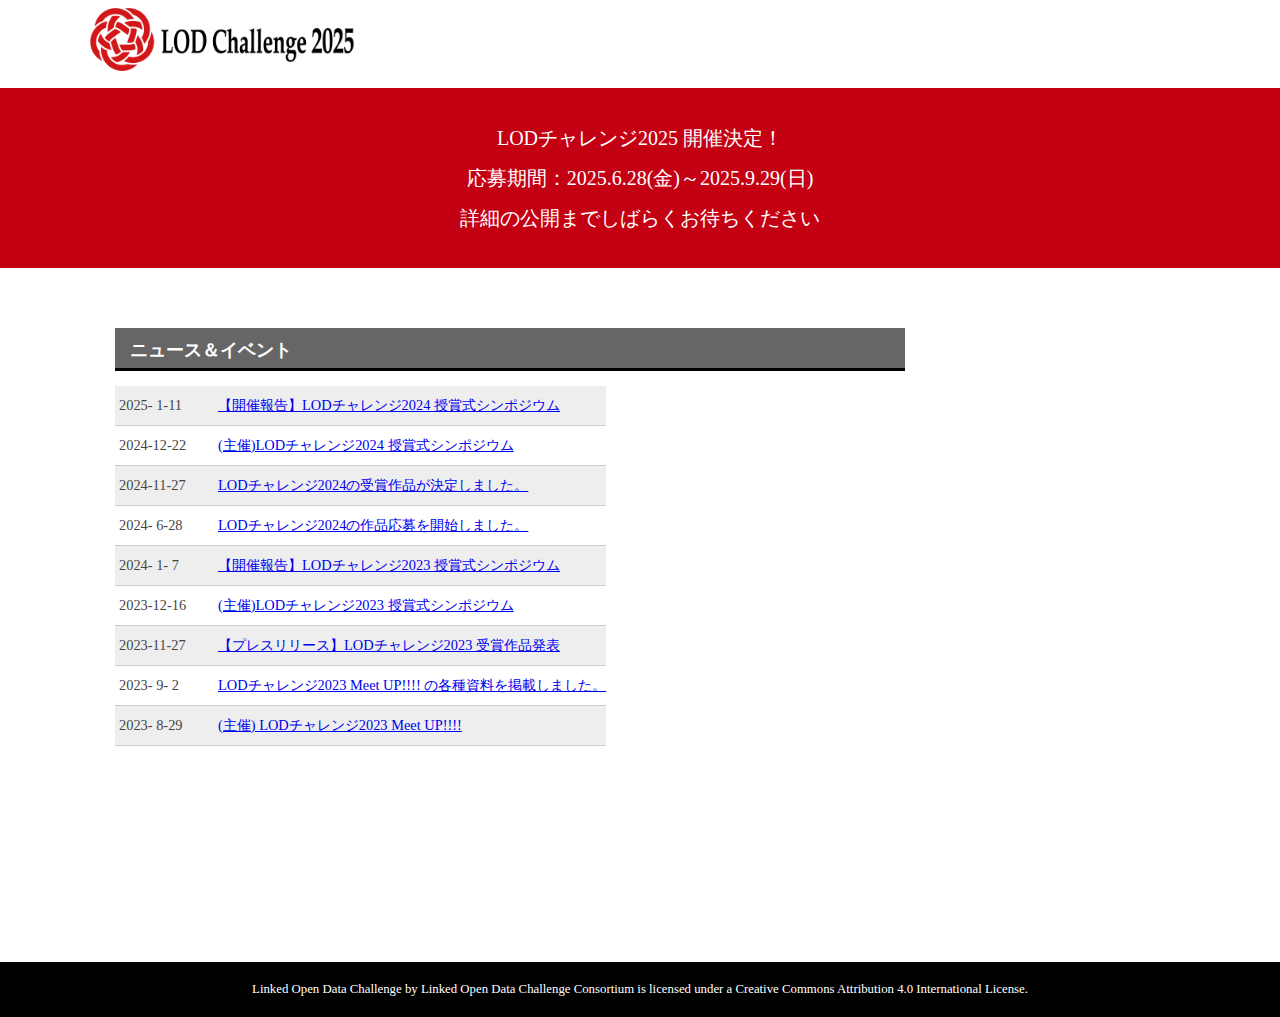
<file: docs/index_before_release.html>
<!DOCTYPE html>
<html>
<head>
<meta http-equiv="Content-Type" content="text/html; charset=utf-8" />
<meta name="viewport" content="width=device-width,initial-scale=1.0,minimum-scale=1.0" />
<meta name="keywords" content="Linked Open Data Challenge 2025,LODチャレンジ2025,LODチャレンジ,Linked Open Data, LOD,オープンデータ,Open Data,Semantic Web,Ontology,人工知能,AI,ビッグデータ,データサイエンス,コンテスト,artificial intelligence" />
<meta name="description" content="Linked Open Data Challenge 2025 (LODチャレンジ2025)" />
<meta http-equiv="Content-Language" content="ja" />
<meta http-equiv="Content-Script-Type" content="text/javascript" />
<meta http-equiv="Content-Style-Type" content="text/css" />
<meta http-equiv="imagetoolbar" content="no" />
<!--OGP設定-->
<meta property="og:site_name" content="LODチャレンジ2025" />
<meta property="og:title" content="LODチャレンジ2025" />
<meta property="og:url" content="https://2025.lodc.jp/" />
<meta property="og:image" content="https://2025.lodc.jp/images/logo_img/2025_sns_share_img1.jpg" />
<meta property="og:description" content="LODチャレンジ2025 応募期間：2025.X.XX～2025.XX.XX" />
<meta property="og:type" content="website" />

<!--Twitter Card設定-->
<meta name="twitter:card" content="summary_large_image">
<meta name="twitter:site" content="@LodJapan">
<meta name="twitter:creator" content="@LodJapan">
<meta name="twitter:title" content="LODチャレンジ2025">
<meta name="twitter:description" content="LODチャレンジ2025 応募期間：2025.X.XX～2025.XX.XX">
<meta name="twitter:image:src" content="https://2025.lodc.jp/images/logo_img/2025_sns_share_img1.jpg">
<link rel="canonical" href="https://2025.lodc.jp/" />
<link href="./css/index.css" rel="stylesheet" type="text/css" media="all" />
<link rel="icon" href="https://2025.lodc.jp/favicon.ico"> <!-- ファビコン -->
<link rel="apple-touch-icon" sizes="180x180" href="https://2025.lodc.jp/apple-touch-icon.png"> <!-- スマホ用アイコン -->

<title>Linked Open Data Challenge 2025 (LODチャレンジ2025)</title>
</head>
<body>

<!------------------------------------ ここからメインコンテンツ ---------------------------------->
<div id="headerContentsFrame">
<a href="./"><img id="headerLogoImg" src="./images/logo_img/top_logo.png"></a>

</div>

<div class="redContentsFrame">

	<div class="redTextArea">
	LODチャレンジ2025 開催決定！<br>
	応募期間：2025.6.28(金)～2025.9.29(日)<br>
	詳細の公開までしばらくお待ちください
	</div>
	
</div>
<div class="mainContentsFrame flexFrame">
	<div class="mainLeftFrame" >
		<h2>ニュース＆イベント</h2>
		<!-- この部分のリンクは絶対パスで書くこと（previous.htmlに毎年分を積み重ねるため） -->
		<table class="newsTable">
		<tr>
		<th>2025- 1-11</th>
		<td><a href="https://2024.lodc.jp/awardSymposium2024Report.html">【開催報告】LODチャレンジ2024 授賞式シンポジウム</a></td></tr>
		<tr><th>2024-12-22</th>
		<td><a href="https://lodc2024awards.peatix.com/">(主催)LODチャレンジ2024 授賞式シンポジウム</a></td></tr>
		<tr><th>2024-11-27</th>
		<td><a href="https://2024.lodc.jp/awardPressRelease2024.html">LODチャレンジ2024の受賞作品が決定しました。</a></td></tr>
		<tr><th>2024- 6-28</th>
		<td><a href="https://2024.lodc.jp/entry.html">LODチャレンジ2024の作品応募を開始しました。</a></td></tr>
		<tr><th>2024- 1- 7</th>
		<td><a href="https://2023.lodc.jp/awardSymposium2023Report.html">【開催報告】LODチャレンジ2023 授賞式シンポジウム</a></td></tr>
		<tr><th>2023-12-16</th>
		<td><a href="https://lodc2023awards.peatix.com/">(主催)LODチャレンジ2023 授賞式シンポジウム</a></td></tr>
		<tr><th>2023-11-27</th>
		<td><a href="https://2023.lodc.jp/awardPressRelease2023.html">【プレスリリース】LODチャレンジ2023 受賞作品発表</a></td></tr>
		<tr><th>2023- 9- 2</th>
		<td><a href="https://2023.lodc.jp/technical_issue.html">LODチャレンジ2023 Meet UP!!!! の各種資料を掲載しました。</a></td></tr>
		<tr><th>2023- 8-29</th>
		<td><a href="https://lodc2023mu.peatix.com/">(主催) LODチャレンジ2023 Meet UP!!!!</a></td>
		</tr>
		</table>
	</div>
	<div class="mainRightFrame">
		<iframe src="https://www.facebook.com/plugins/page.php?href=https%3A%2F%2Fwww.facebook.com%2FLOD.challenge.Japan%2F&tabs=timeline&width=250&height=600&small_header=true&adapt_container_width=true&hide_cover=true&show_facepile=true&appId"
		style="border:none;overflow:hidden;height:600px;" scrolling="no" frameborder="0" allowTransparency="true"></iframe>
	</div>
</div>

</div>
<div id="footerContentsFrame">
	<p id="copyright">
		Linked Open Data Challenge by Linked Open Data Challenge Consortium is licensed under a Creative Commons Attribution 4.0 International License.
	</p>
</div>
</body>
</html>
</file>
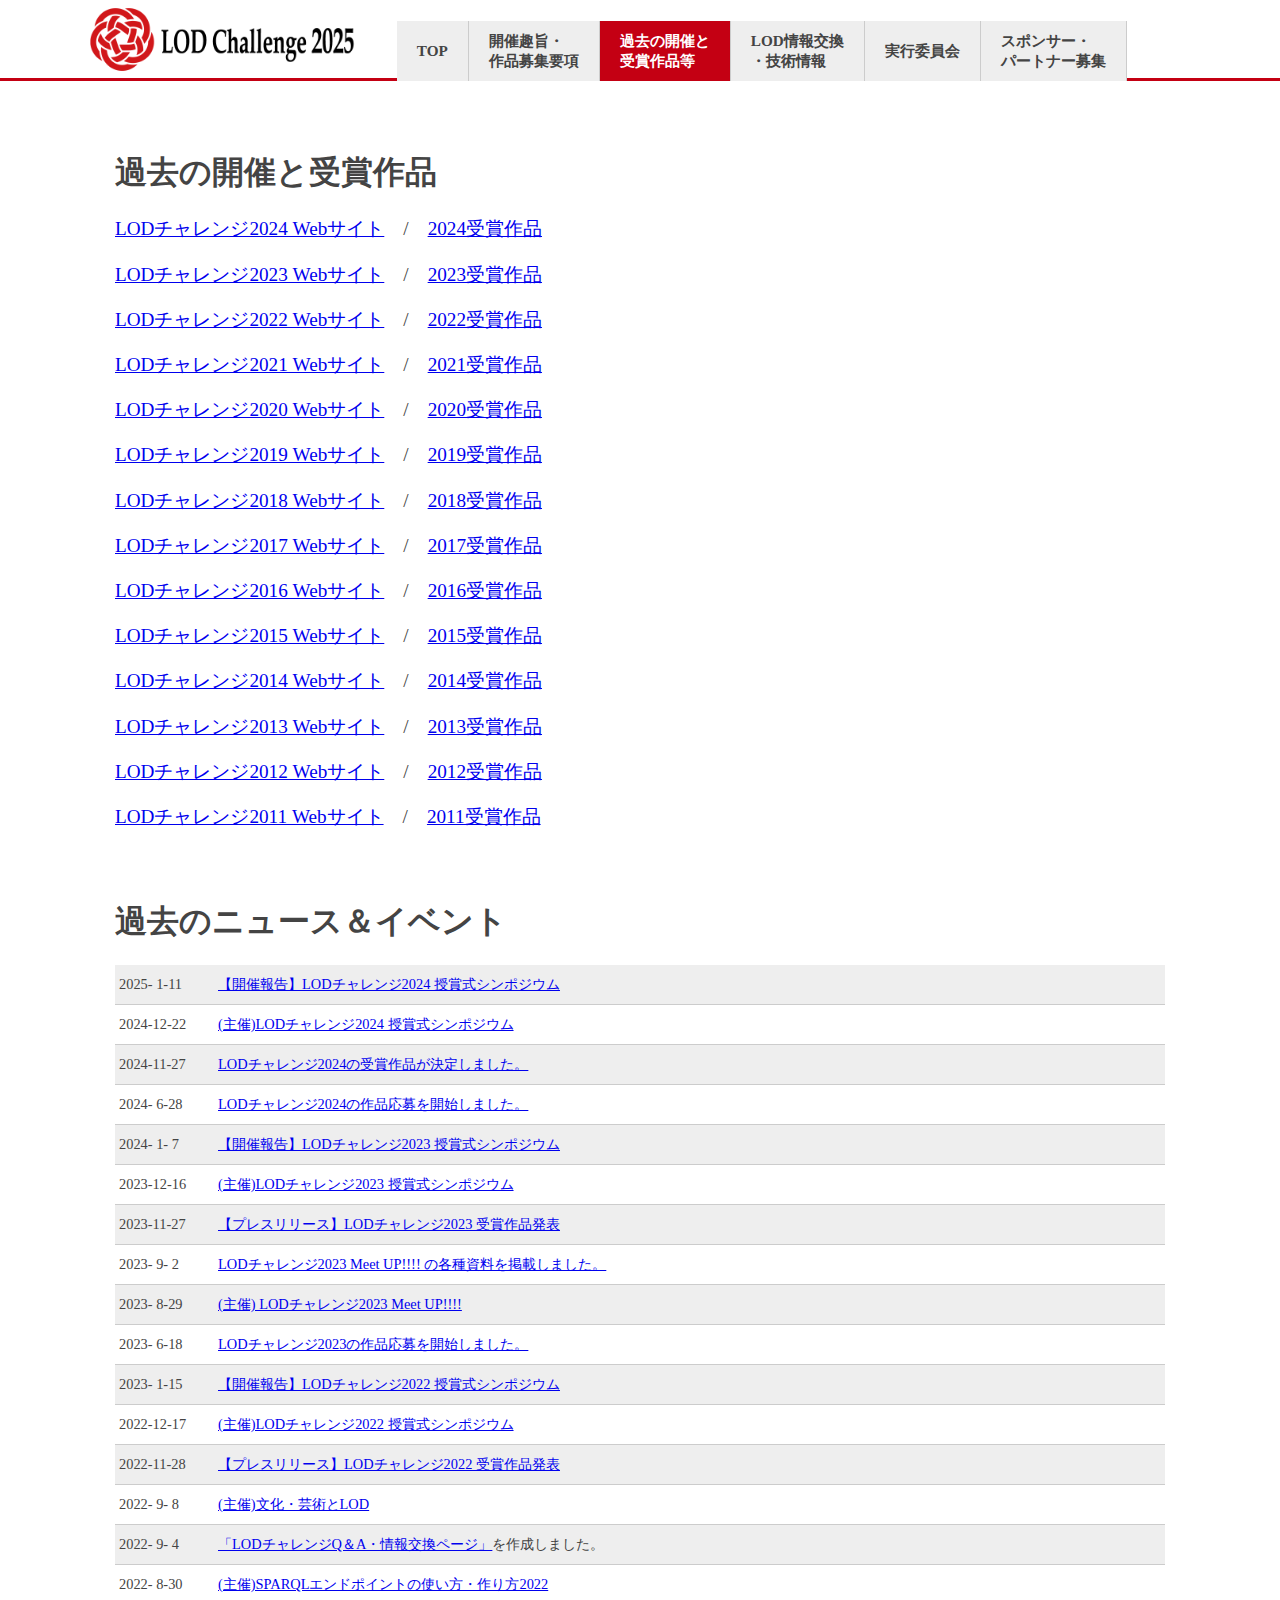
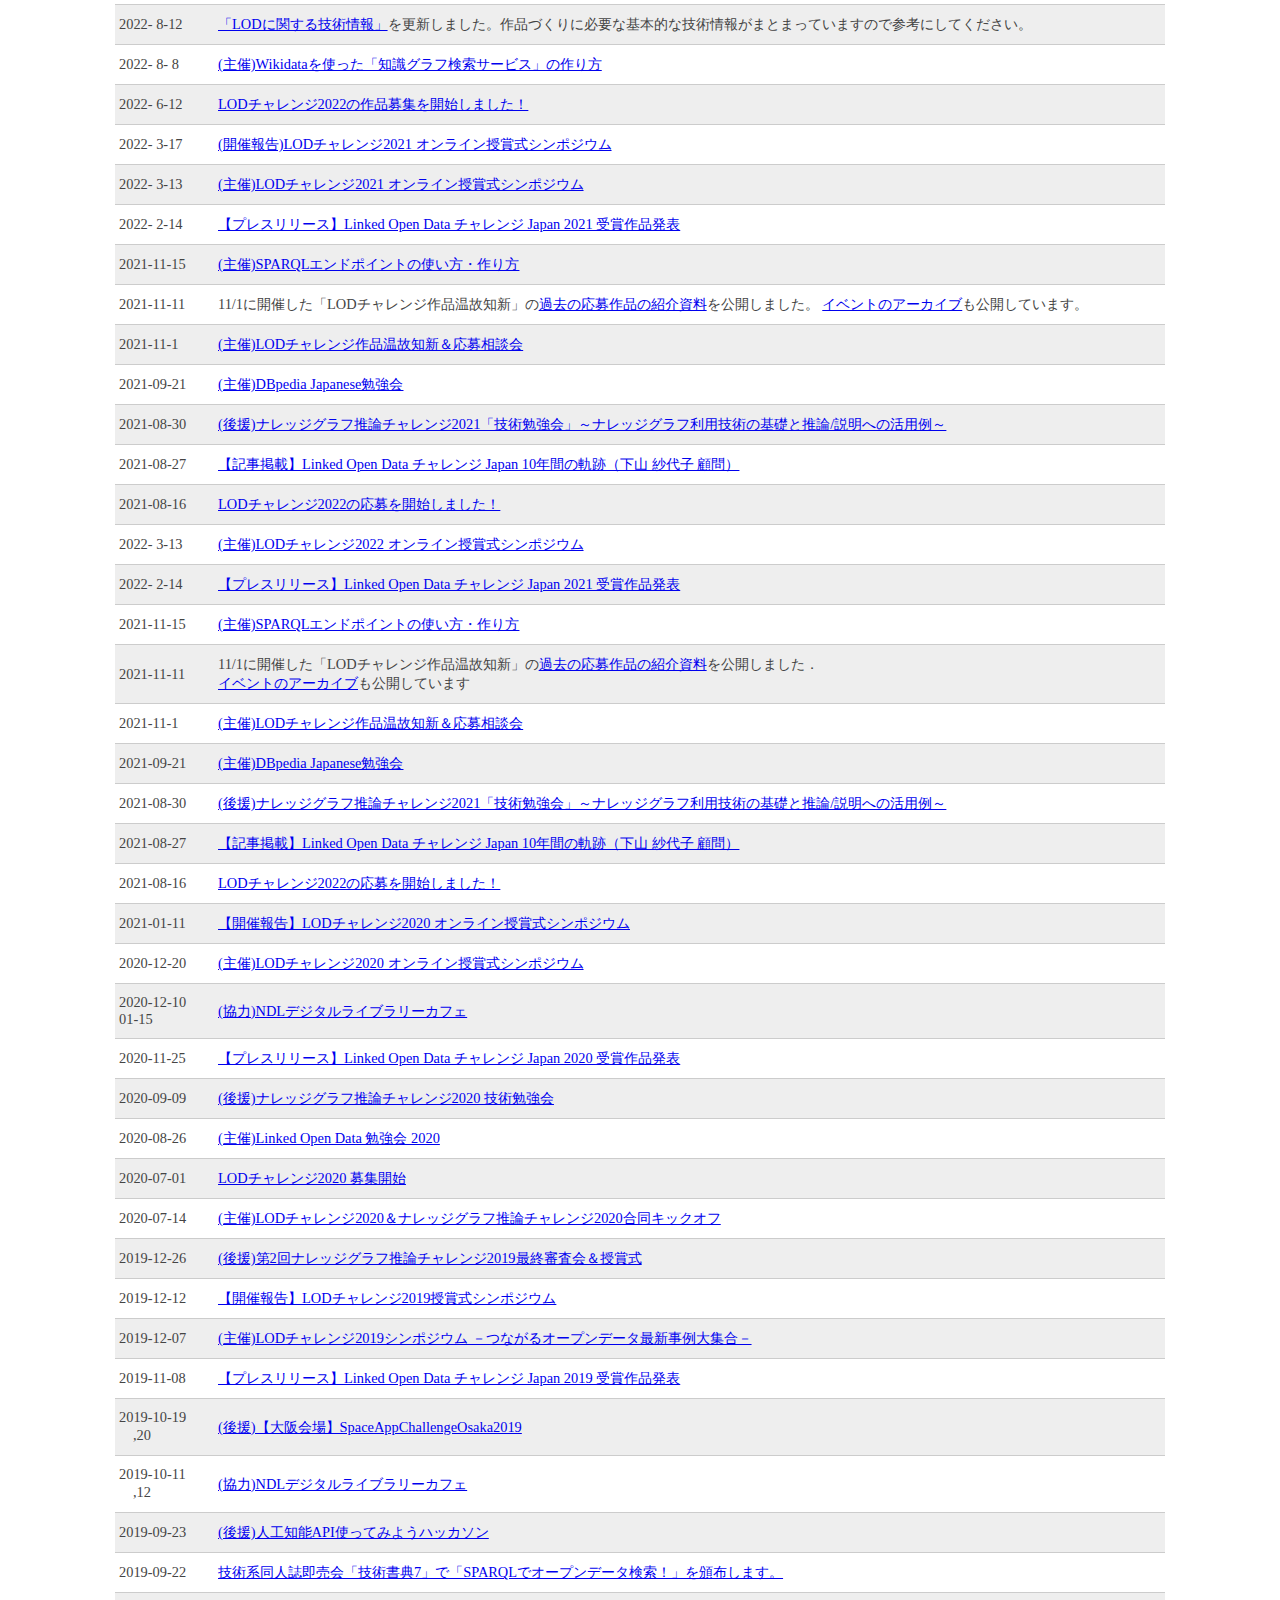
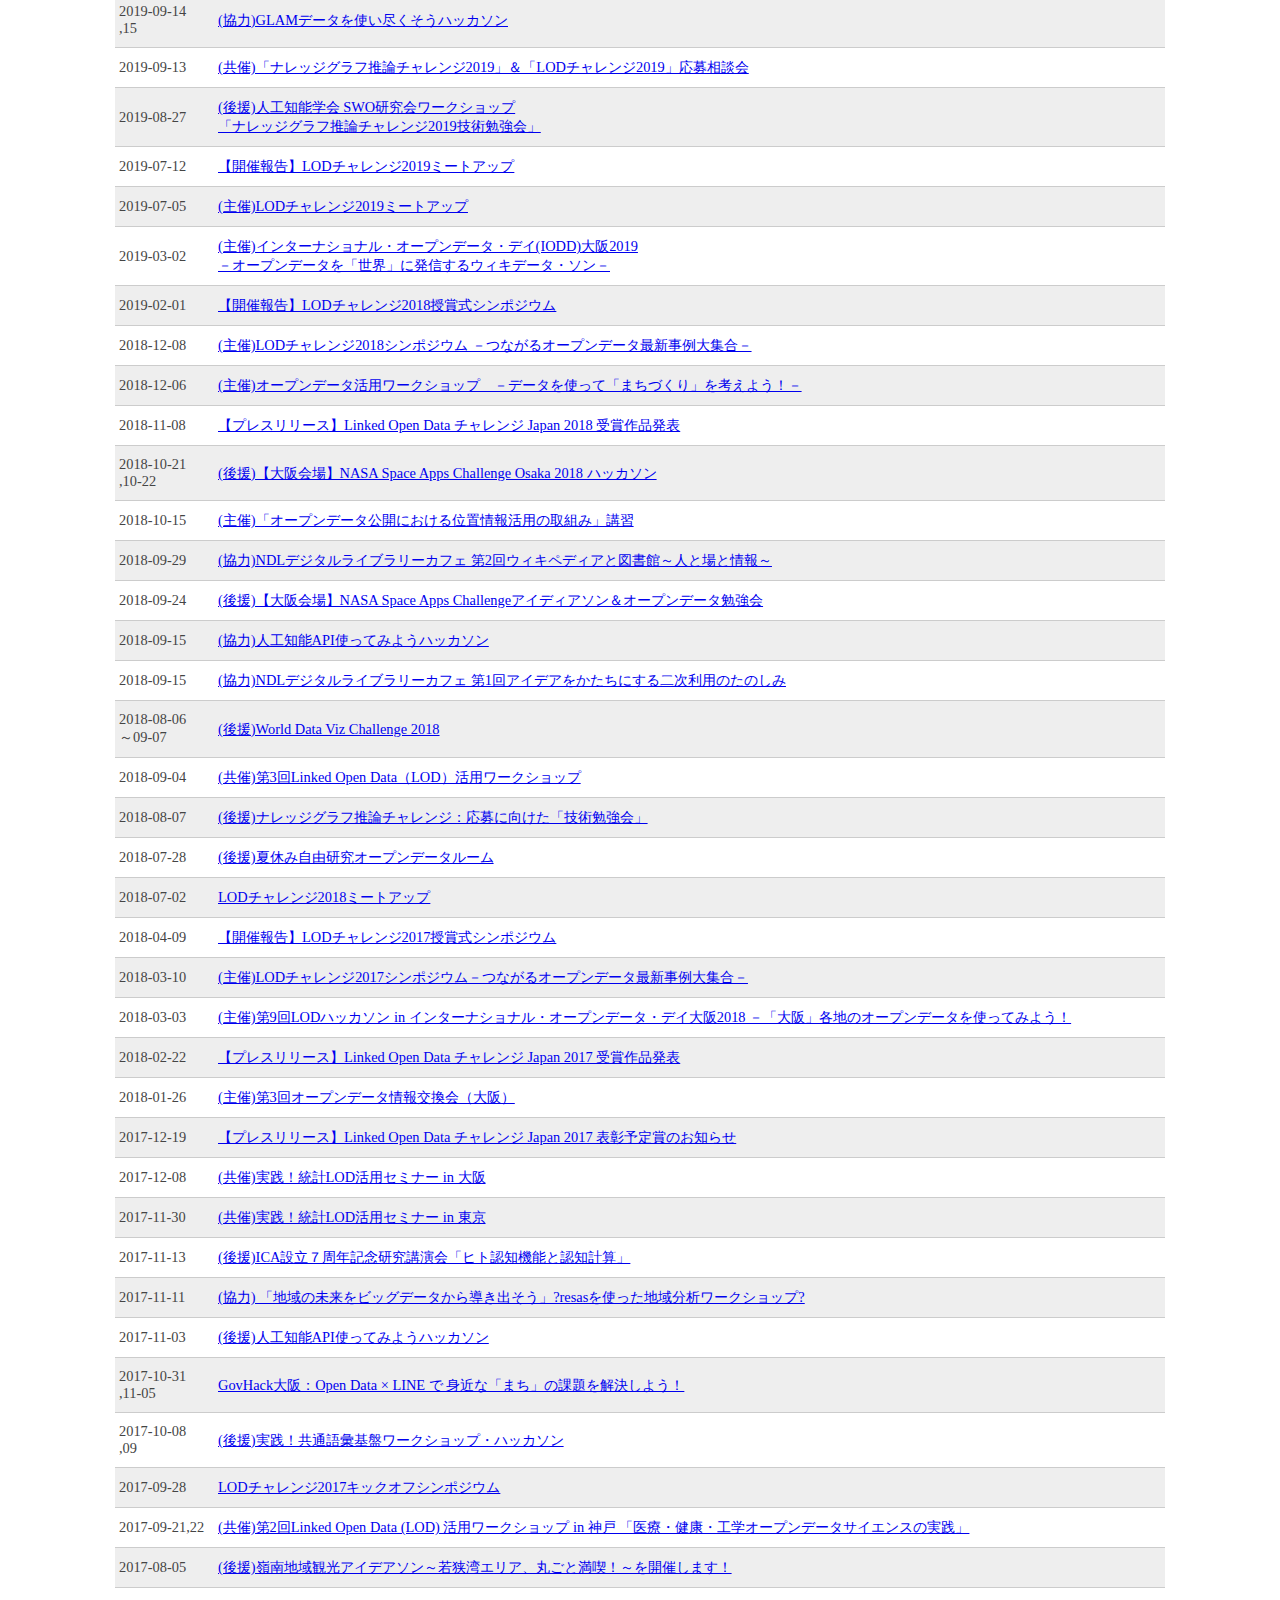
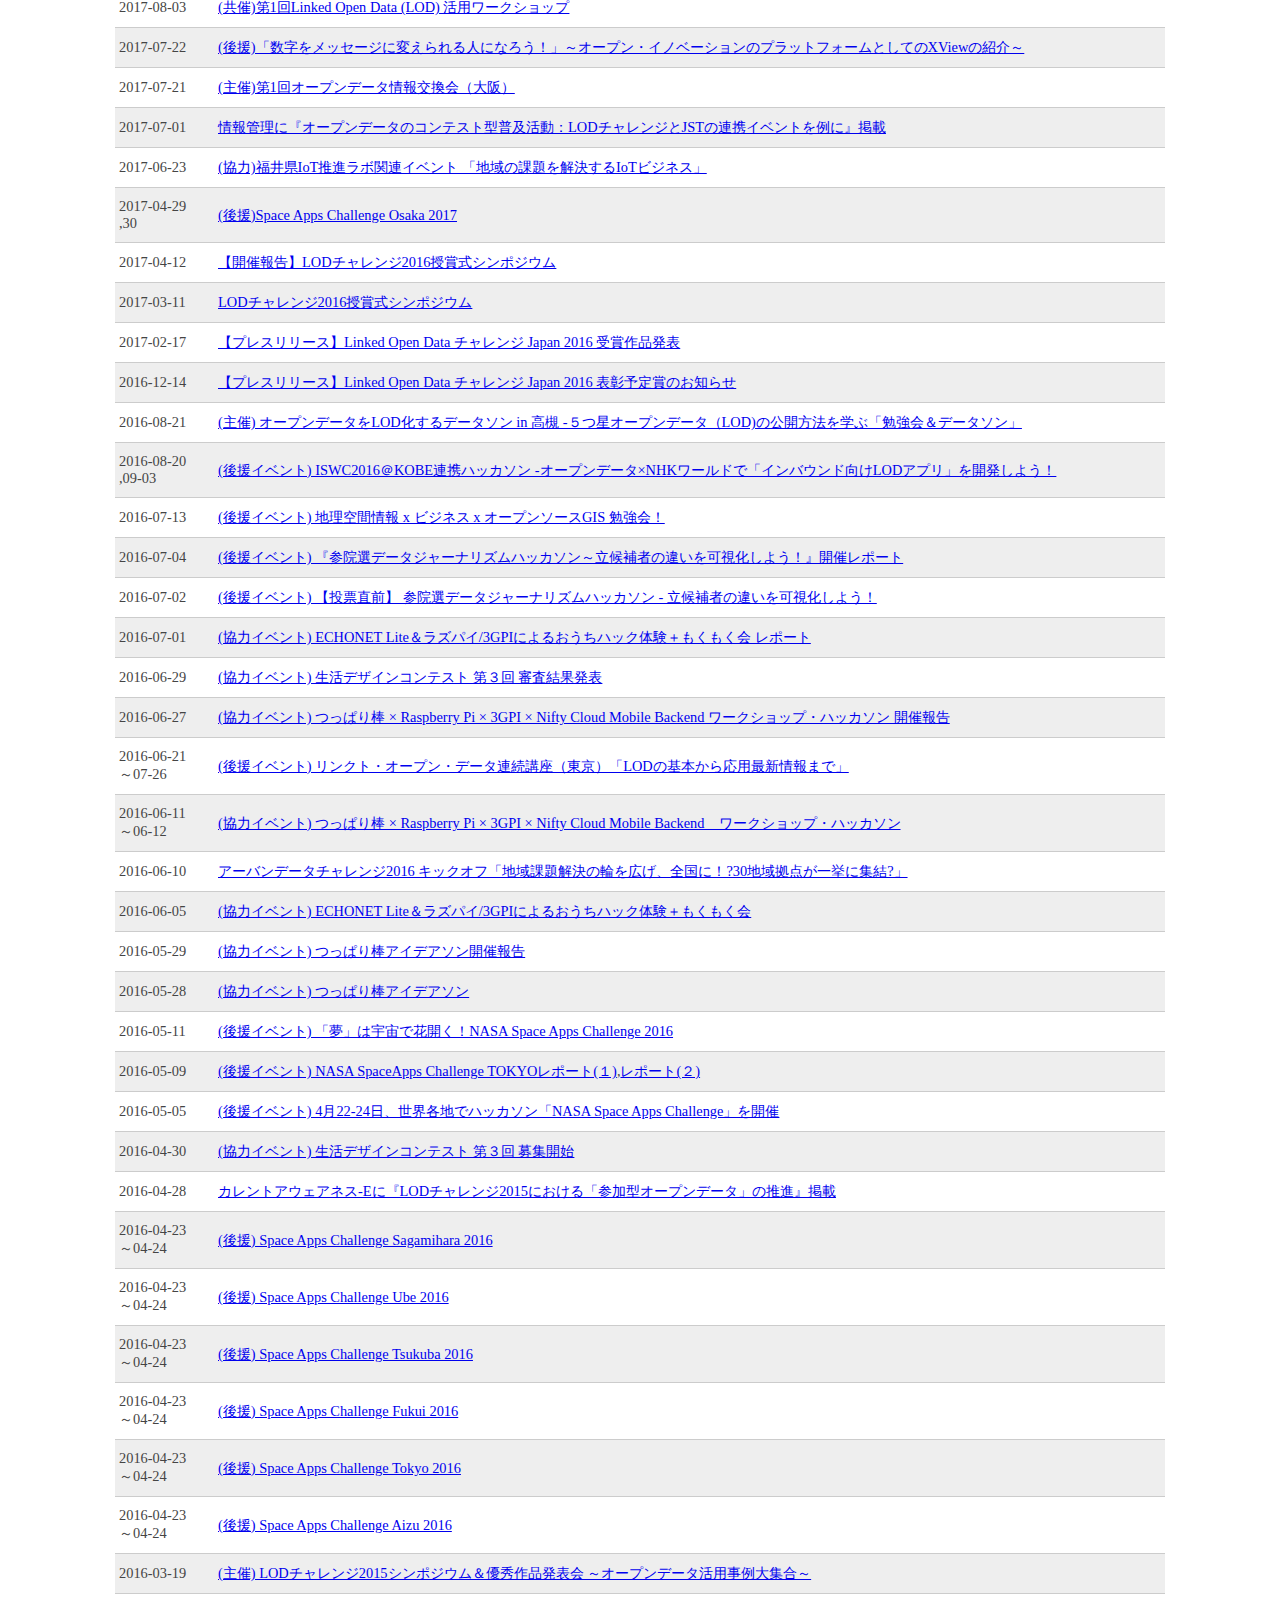
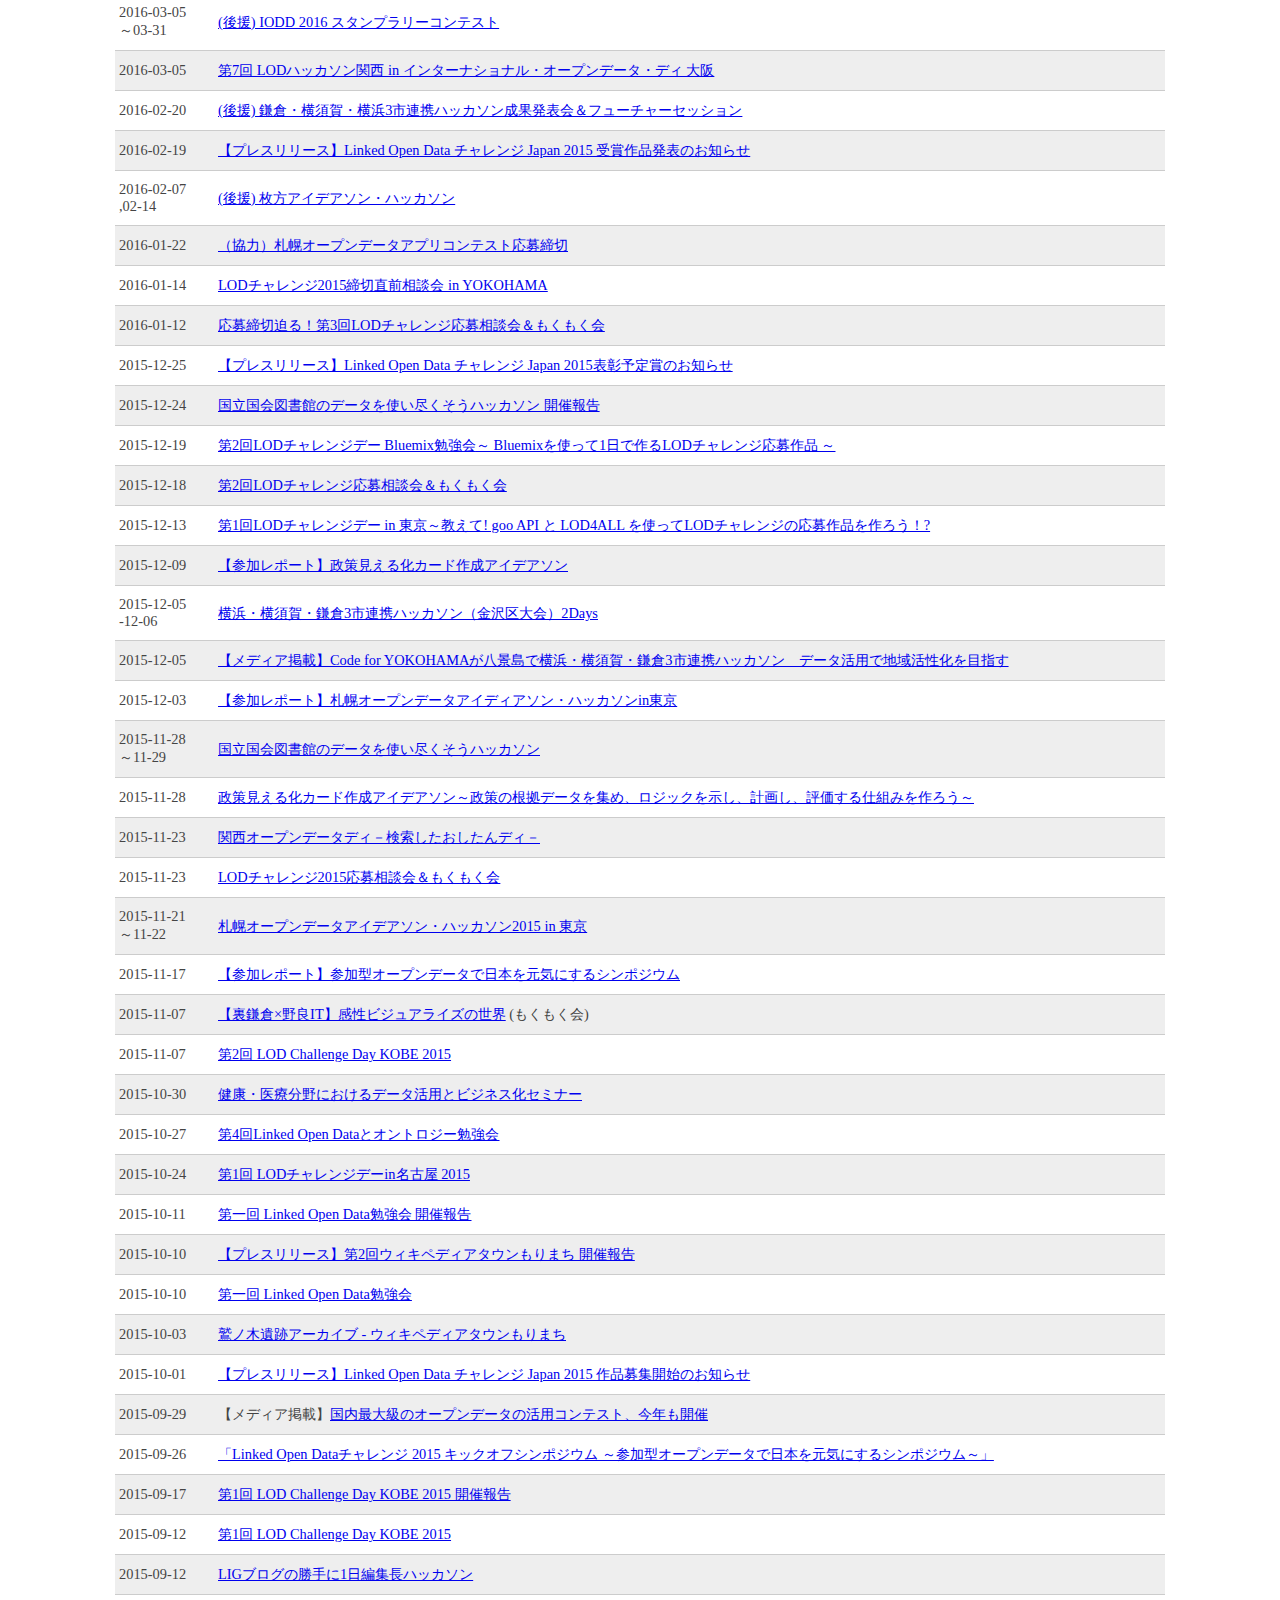
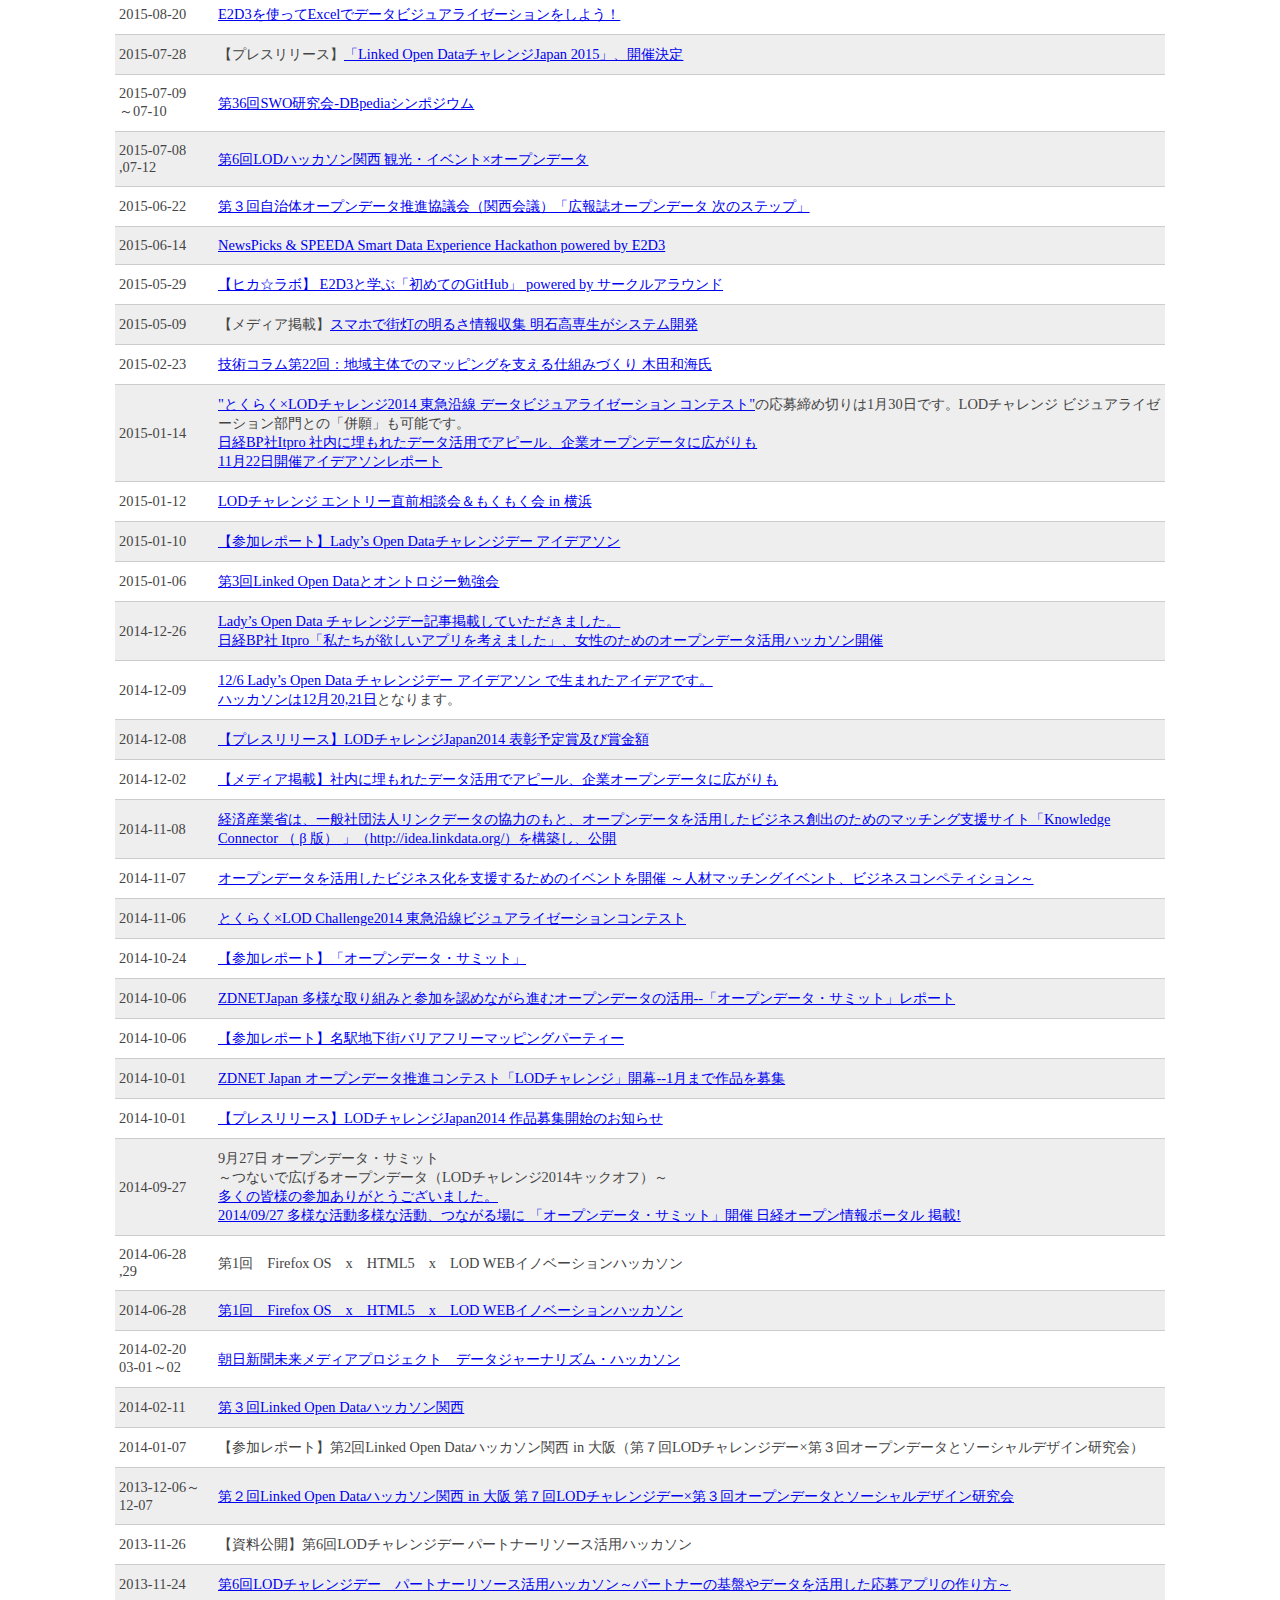
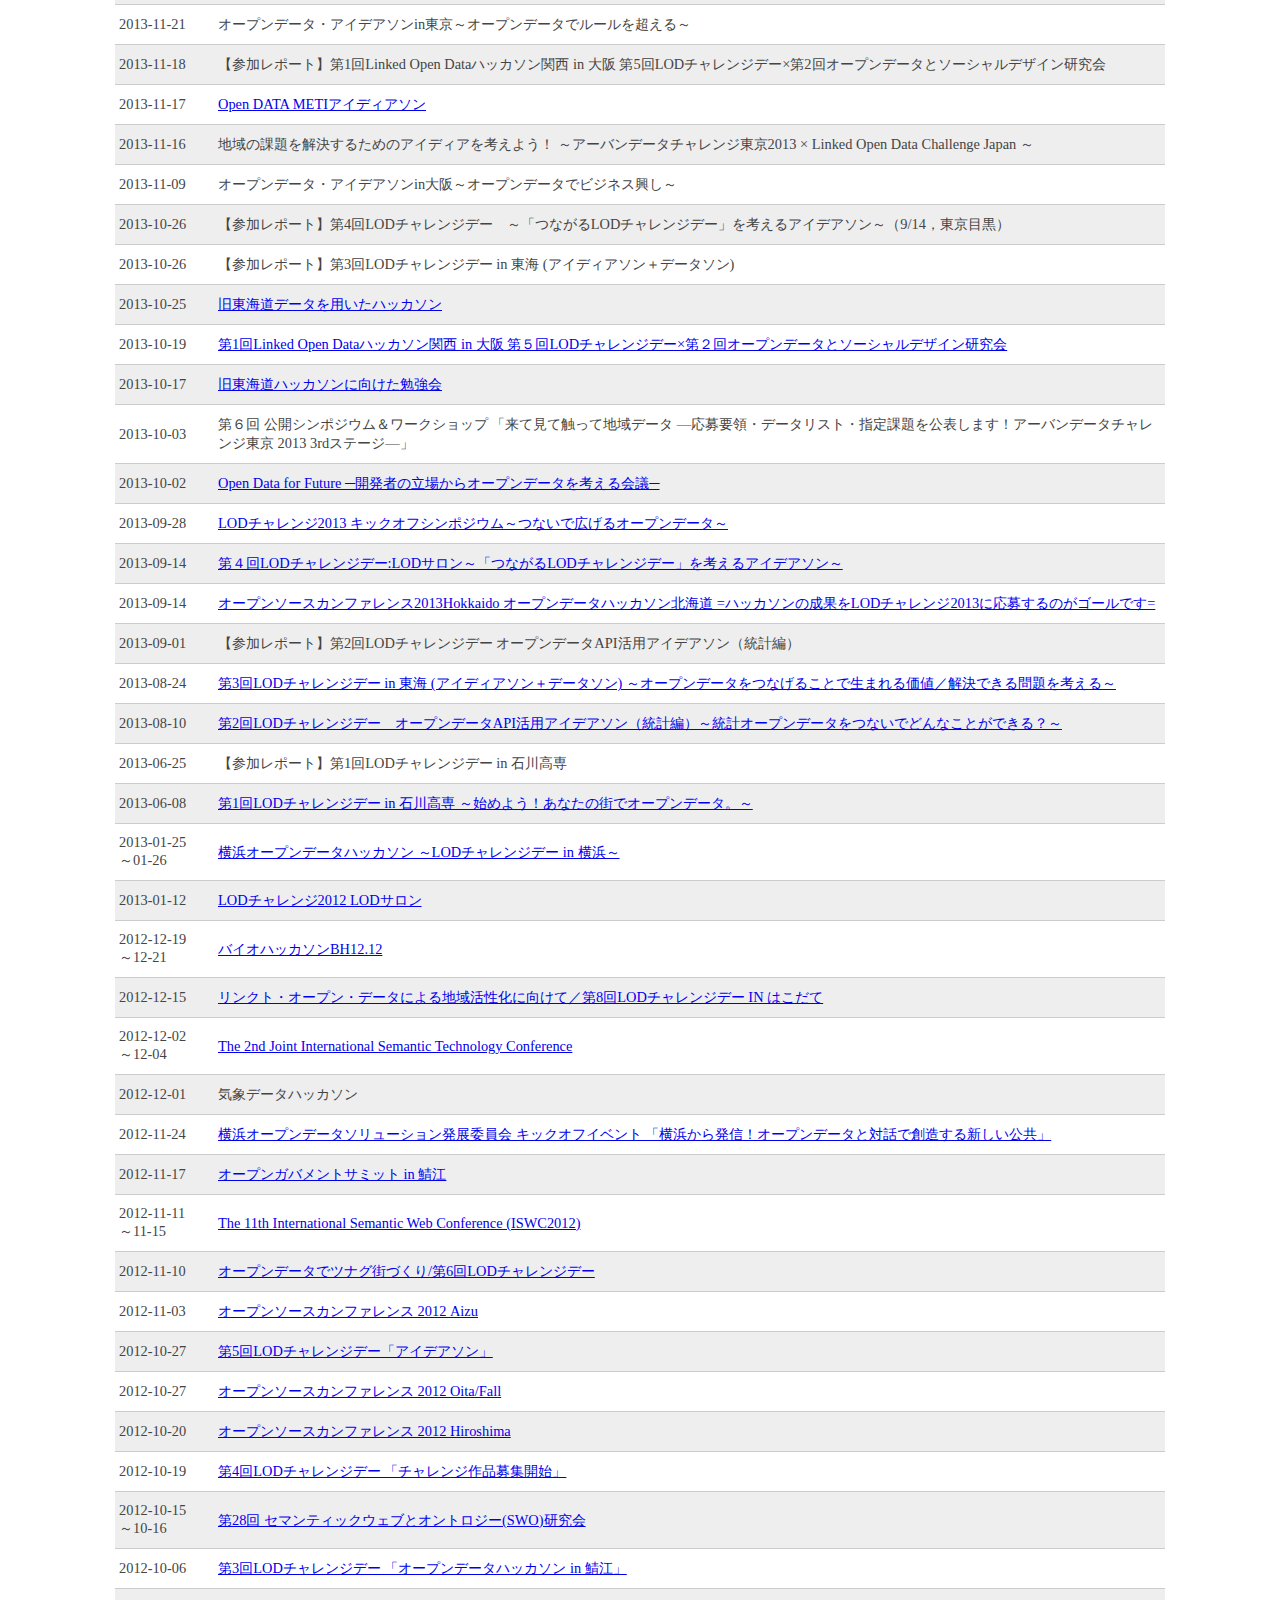
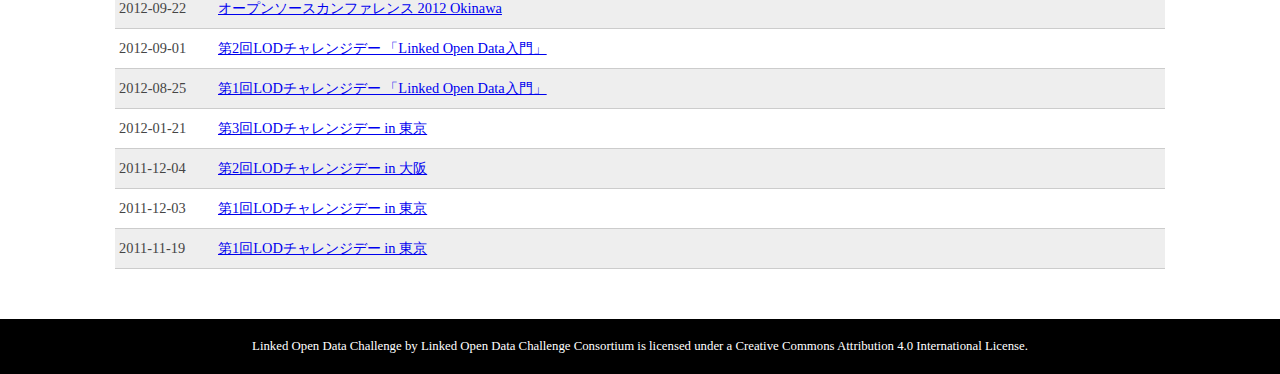
<file: docs/previous.html>
<!DOCTYPE html>
<html>
<head>
<meta http-equiv="Content-Type" content="text/html; charset=utf-8" />
<meta name="viewport" content="width=device-width,initial-scale=1.0,minimum-scale=1.0" />
<meta name="keywords" content="Linked Open Data Challenge 2025,LODチャレンジ2025,LODチャレンジ,Linked Open Data, LOD,オープンデータ,Open Data,Semantic Web,Ontology,人工知能,AI,ビッグデータ,データサイエンス,コンテスト,artificial intelligence" />
<meta name="description" content="Linked Open Data Challenge 2025 (LODチャレンジ2025)" />
<meta http-equiv="Content-Language" content="ja" />
<meta http-equiv="Content-Script-Type" content="text/javascript" />
<meta http-equiv="Content-Style-Type" content="text/css" />
<meta http-equiv="imagetoolbar" content="no" />
<!--OGP設定-->
<meta property="og:site_name" content="LODチャレンジ2025" />
<meta property="og:title" content="LODチャレンジ2025" />
<meta property="og:url" content="https://2025.lodc.jp/" />
<meta property="og:image" content="https://2025.lodc.jp/images/logo_img/2025_sns_share_img1.jpg" />
<meta property="og:description" content="LODチャレンジ2025 応募期間：2025.11.01～2026.01.18" />
<meta property="og:type" content="website" />

<!--Twitter Card設定-->
<meta name="twitter:card" content="summary_large_image">
<meta name="twitter:site" content="@LodJapan">
<meta name="twitter:creator" content="@LodJapan">
<meta name="twitter:title" content="LODチャレンジ2025">
<meta name="twitter:description" content="LODチャレンジ2025 応募期間：2025.11.01～2026.01.18">
<meta name="twitter:image:src" content="https://2025.lodc.jp/images/logo_img/2025_sns_share_img1.jpg">
<link rel="canonical" href="https://2025.lodc.jp/" />
<link href="./css/index.css" rel="stylesheet" type="text/css" media="all" />
<link rel="icon" href="https://2025.lodc.jp/favicon.ico"> <!-- ファビコン -->
<link rel="apple-touch-icon" sizes="180x180" href="https://2025.lodc.jp/apple-touch-icon.png"> <!-- スマホ用アイコン -->

<title>過去の開催と受賞作品 | LODチャレンジ</title>
</head>
<body>

<!------------------------------------ ここからヘッダーコンテンツ ---------------------------------->
<div id="headerContentsFrame">
<a href="./"><img id="headerLogoImg" src="./images/logo_img/top_logo.png"></a>
<ul id="navMenu">
	<li><a href="./">TOP</a></li>
	<li><a href="./entry.html">開催趣旨・<br>作品募集要項</a></li>
	<li><a href="./previous.html" id="current">過去の開催と<br>受賞作品等</a></li>
	<li><a href="./technical_issue.html">LOD情報交換<br>・技術情報</a></li>
	<li><a href="./committee.html">実行委員会</a></li>
	<li><a href="./sponsor_partner.html">スポンサー・<br>パートナー募集</a></li>
</ul>
</div>
<hr class="borderLine" />
<!------------------------------------ ここからメインコンテンツ ---------------------------------->
<div class="mainContentsFrame">
<h1>過去の開催と受賞作品</h1>

	<p class="previousCallenge"><a href="https://2024.lodc.jp/">LODチャレンジ2024 Webサイト</a>　/　<a href="https://2024.lodc.jp/awardSymposium2024Report.html">2024受賞作品</a></p>
	<p class="previousCallenge"><a href="https://2023.lodc.jp/">LODチャレンジ2023 Webサイト</a>　/　<a href="https://2023.lodc.jp/awardSymposium2023Report.html">2023受賞作品</a></p>
	<p class="previousCallenge"><a href="https://2022.lodc.jp/">LODチャレンジ2022 Webサイト</a>　/　<a href="https://2022.lodc.jp/awardSymposium2022Report.html">2022受賞作品</a></p>
	<p class="previousCallenge"><a href="https://2021.lodc.jp/">LODチャレンジ2021 Webサイト</a>　/　<a href="https://2021.lodc.jp/awardSymposium2021Report.html">2021受賞作品</a></p>
	<p class="previousCallenge"><a href="https://2020.lodc.jp/">LODチャレンジ2020 Webサイト</a>　/　<a href="https://2020.lodc.jp/awardSymposium2020Report.html">2020受賞作品</a></p>
	<p class="previousCallenge"><a href="https://2019.lodc.jp/">LODチャレンジ2019 Webサイト</a>　/　<a href="https://2019.lodc.jp/archives/2019/awardCeremony2019.html">2019受賞作品</a></p>
	<p class="previousCallenge"><a href="https://2018.lodc.jp/">LODチャレンジ2018 Webサイト</a>　/　<a href="https://2019.lodc.jp/archives/2018/awardCeremony.html">2018受賞作品</a></p>
	<p class="previousCallenge"><a href="https://2017.lodc.jp/">LODチャレンジ2017 Webサイト</a>　/　<a href="https://2019.lodc.jp/archives/2017/awardCeremony.html">2017受賞作品</a></p>
	<p class="previousCallenge"><a href="https://2016.lodc.jp/">LODチャレンジ2016 Webサイト</a>　/　<a href="https://2019.lodc.jp/archives/2016/awardCeremony.html">2016受賞作品</a></p>
	<p class="previousCallenge"><a href="https://www.lodc.jp/challenge2015/">LODチャレンジ2015 Webサイト</a>　/　<a href="https://www.lodc.jp/challenge2015/blog/2016-02-19/HPC-index.html">2015受賞作品</a></p>
	<p class="previousCallenge"><a href="https://www.lodc.jp/challenge2014/">LODチャレンジ2014 Webサイト</a>　/　<a href="https://www.lodc.jp/blog/p_2647.html">2014受賞作品</a></p>
	<p class="previousCallenge"><a href="https://www.lodc.jp/challenge2013/">LODチャレンジ2013 Webサイト</a>　/　<a href="https://www.lodc.jp/blog/p_2109.html">2013受賞作品</a></p>
	<p class="previousCallenge"><a href="https://www.lodc.jp/challenge2012/">LODチャレンジ2012 Webサイト</a>　/　<a href="https://www.lodc.jp/blog/p_1071.html">2012受賞作品</a></p>
	<p class="previousCallenge"><a href="https://www.lodc.jp/challenge2011/">LODチャレンジ2011 Webサイト</a>　/　<a href="https://www.lodc.jp/challenge2011/result2011.html">2011受賞作品</a></p>

<h1 id="news_event">過去のニュース＆イベント</h1>
<table class="newsTable">
		<tr><th>2025- 1-11</th>
		<td><a href="https://2024.lodc.jp/awardSymposium2024Report.html">【開催報告】LODチャレンジ2024 授賞式シンポジウム</a></td></tr>
		<tr><th>2024-12-22</th>
		<td><a href="https://lodc2024awards.peatix.com/">(主催)LODチャレンジ2024 授賞式シンポジウム</a></td></tr>
		<tr><th>2024-11-27</th>
		<td><a href="https://2024.lodc.jp/awardPressRelease2024.html">LODチャレンジ2024の受賞作品が決定しました。</a></td></tr>
		<tr><th>2024- 6-28</th>
		<td><a href="https://2024.lodc.jp/entry.html">LODチャレンジ2024の作品応募を開始しました。</a></td></tr>
		<tr><th>2024- 1- 7</th>
		<td><a href="https://2023.lodc.jp/awardSymposium2023Report.html">【開催報告】LODチャレンジ2023 授賞式シンポジウム</a></td></tr>
		<tr><th>2023-12-16</th>
		<td><a href="https://lodc2023awards.peatix.com/">(主催)LODチャレンジ2023 授賞式シンポジウム</a></td></tr>
		<tr><th>2023-11-27</th>
		<td><a href="https://2023.lodc.jp/awardPressRelease2023.html">【プレスリリース】LODチャレンジ2023 受賞作品発表</a></td></tr>
		<tr><th>2023- 9- 2</th>
		<td><a href="https://2023.lodc.jp/technical_issue.html">LODチャレンジ2023 Meet UP!!!! の各種資料を掲載しました。</a></td></tr>
		<tr><th>2023- 8-29</th>
		<td><a href="https://lodc2023mu.peatix.com/">(主催) LODチャレンジ2023 Meet UP!!!!</a></td></tr>
		<tr><th>2023- 6-18</th>
		<td><a href="https://2023.lodc.jp/entry.html">LODチャレンジ2023の作品応募を開始しました。</a></td></tr>
		<tr><th>2023- 1-15</th>
		<td><a href="https://2022.lodc.jp/awardSymposium2022Report.html">【開催報告】LODチャレンジ2022 授賞式シンポジウム</a></td></tr>
		<tr><th>2022-12-17</th>
		<td><a href="https://lodc2022awards.peatix.com/">(主催)LODチャレンジ2022 授賞式シンポジウム</a></td></tr>
		<tr><th>2022-11-28</th>
		<td><a href="https://2022.lodc.jp/awardPressRelease2022.html">【プレスリリース】LODチャレンジ2022 受賞作品発表</a></td></tr>
		<tr><th>2022- 9- 8</th>
		<td><a href="https://lodc2022culture-art.peatix.com/">(主催)文化・芸術とLOD</a></td></tr>
		<tr><th>2022- 9- 4</th>
		<td><a href="https://2022.lodc.jp/technical_issue.html">「LODチャレンジQ＆A・情報交換ページ」</a>を作成しました。</td></tr>
		<tr><th>2022- 8-30</th>
		<td><a href="https://lodc2022sparql.peatix.com/">(主催)SPARQLエンドポイントの使い方・作り方2022</a></td></tr>
		<tr><th>2022- 8-12</th>
		<td><a href="https://2022.lodc.jp/technical_issue.html">「LODに関する技術情報」</a>を更新しました。作品づくりに必要な基本的な技術情報がまとまっていますので参考にしてください。</td></tr>
		<tr><th>2022- 8- 8</th>
		<td><a href="https://lodc2022wds.peatix.com/">(主催)Wikidataを使った「知識グラフ検索サービス」の作り方</a></td></tr>
		<tr><th>2022- 6-12</th>
		<td><a href="https://2022.lodc.jp//entry.html">LODチャレンジ2022の作品募集を開始しました！</a></td></tr>
		<tr><th>2022- 3-17</th>
		<td><a href="https://2021.lodc.jp/awardSymposium2021Report.html">(開催報告)LODチャレンジ2021 オンライン授賞式シンポジウム</a></td></tr>
		<tr><th>2022- 3-13</th>
		<td><a href="https://2021.lodc.jp/awardSymposium2021.html">(主催)LODチャレンジ2021 オンライン授賞式シンポジウム</a></td></tr>
		<tr><th>2022- 2-14</th>
		<td><a href="https://2021.lodc.jp/awardPressRelease2021.html">【プレスリリース】Linked Open Data チャレンジ Japan 2021 受賞作品発表 </a></a></td></tr>
		<tr><th>2021-11-15</th>
		<td><a href="https://lodc2021sparql.peatix.com/">(主催)SPARQLエンドポイントの使い方・作り方</a></td></tr>
		<tr><th>2021-11-11</th>
		<td>11/1に開催した「LODチャレンジ作品温故知新」の<a href="doc/LODC2021_1101lodc-works.pdf" target="_blank">過去の応募作品の紹介資料</a>を公開しました。
		<a href="https://youtu.be/D0eEmG5cJGc" target="_blank">イベントのアーカイブ</a>も公開しています。</td></tr>
		<tr><th>2021-11-1</th>
		<td><a href="https://lodc2021ws.peatix.com/">(主催)LODチャレンジ作品温故知新＆応募相談会</a></td></tr>
		<tr><th>2021-09-21</th>
		<td><a href="http://ptix.at/eCbGSM">(主催)DBpedia Japanese勉強会</a></td></tr>
		<tr><th>2021-08-30</th>
		<td><a href="https://kgrc2021ws.peatix.com/">(後援)ナレッジグラフ推論チャレンジ2021「技術勉強会」～ナレッジグラフ利用技術の基礎と推論/説明への活用例～</a></td></tr>
		<tr><th>2021-08-27</th>
		<td><a href="https://mediag.bunka.go.jp/article/article-17901/">【記事掲載】Linked Open Data チャレンジ Japan 10年間の軌跡（下山 紗代子 顧問）</a></td></tr>
		<tr><th>2021-08-16</th>
		<td><a href="https://2021.lodc.jp/entry.html">LODチャレンジ2022の応募を開始しました！</a></td></tr>
		<tr><th>2022- 3-13</th>
		<td><a href="https://2021.lodc.jp/awardSymposium2021.html">(主催)LODチャレンジ2022 オンライン授賞式シンポジウム</a></td></tr>
		<tr><th>2022- 2-14</th>
		<td><a href="https://2021.lodc.jp/awardPressRelease2021.html">【プレスリリース】Linked Open Data チャレンジ Japan 2021 受賞作品発表 </a></a></td></tr>
		<tr><th>2021-11-15</th>
		<td><a href="https://lodc2021sparql.peatix.com/">(主催)SPARQLエンドポイントの使い方・作り方</a></td></tr>
		<tr><th>2021-11-11</th>
		<td>11/1に開催した「LODチャレンジ作品温故知新」の<a href="doc/LODC2021_1101lodc-works.pdf" target="_blank">過去の応募作品の紹介資料</a>を公開しました．<br><a href="https://youtu.be/D0eEmG5cJGc" target="_blank">イベントのアーカイブ</a>も公開しています</td></tr>
		<tr><th>2021-11-1</th>
		<td><a href="https://lodc2021ws.peatix.com/">(主催)LODチャレンジ作品温故知新＆応募相談会</a></td></tr>
		<tr><th>2021-09-21</th>
		<td><a href="http://ptix.at/eCbGSM">(主催)DBpedia Japanese勉強会</a></td></tr>
		<tr><th>2021-08-30</th>
		<td><a href="https://kgrc2021ws.peatix.com/">(後援)ナレッジグラフ推論チャレンジ2021「技術勉強会」～ナレッジグラフ利用技術の基礎と推論/説明への活用例～</a></td></tr>
		<tr><th>2021-08-27</th>
		<td><a href="https://mediag.bunka.go.jp/article/article-17901/">【記事掲載】Linked Open Data チャレンジ Japan 10年間の軌跡（下山 紗代子 顧問）</a></td></tr>
		<tr><th>2021-08-16</th>
		<td><a href="https://2021.lodc.jp/entry.html">LODチャレンジ2022の応募を開始しました！</a></td></tr>
		<tr><th>2021-01-11</th>
		<td><a href="https://2020.lodc.jp/awardSymposium2020Report.html">【開催報告】LODチャレンジ2020 オンライン授賞式シンポジウム</a></td></tr>
		<tr><th>2020-12-20</th>
		<td><a href="https://2020.lodc.jp/awardSymposium2020.html">(主催)LODチャレンジ2020 オンライン授賞式シンポジウム</a></td></tr>
		<tr><th>2020-12-10<br>01-15</th>
		<td><a href="https://lab.ndl.go.jp/event/digicafe2020/">(協力)NDLデジタルライブラリーカフェ</a></td></tr>
		<tr><th>2020-11-25</th>
		<td><a href="https://2020.lodc.jp/awardPressRelease2020.html">【プレスリリース】Linked Open Data チャレンジ Japan 2020 受賞作品発表 </a></a></td></tr>
		<tr><th>2020-09-09</th>
		<td><a href="https://kgrc2020ws.peatix.com/">(後援)ナレッジグラフ推論チャレンジ2020 技術勉強会</a></td></tr>
		<tr><th>2020-08-26</th>
		<td><a href="https://peatix.com/event/1579361/">(主催)Linked Open Data 勉強会 2020</a></td></tr>
		<tr><th>2020-07-01</th>
		<td><a href="https://2020.lodc.jp/kickoff2020.html">LODチャレンジ2020 募集開始</a></a></td></tr>
		<tr><th>2020-07-14</th>
		<td><a href="https://lodc-kgrc2020.peatix.com/">(主催)LODチャレンジ2020＆ナレッジグラフ推論チャレンジ2020合同キックオフ</a></td></tr>
		<tr><th>2019-12-26</th>
		<td><a href="https://kgrc2019.peatix.com/">(後援)第2回ナレッジグラフ推論チャレンジ2019最終審査会＆授賞式 </a></td></tr>
		<tr><th>2019-12-12</th>
		<td><a href="https://2019.lodc.jp/archives/2019/awardCeremony2019.html">【開催報告】LODチャレンジ2019授賞式シンポジウム</a></td></tr>
		<tr><th>2019-12-07</th>
		<td><a href="https://lodc2019.peatix.com/">(主催)LODチャレンジ2019シンポジウム －つながるオープンデータ最新事例大集合－ </a></td></tr>
		<tr><th>2019-11-08</th>
		<td><a href="https://2019.lodc.jp/archives/2019/pressRelease2019.html">【プレスリリース】Linked Open Data チャレンジ Japan 2019 受賞作品発表 </a></td></tr>
		<tr><th>2019-10-19<br>　,20</th>
		<td><a href="https://spaceappsjapan.connpass.com/event/147742/"  target="_blank">(後援)【大阪会場】SpaceAppChallengeOsaka2019</a></td></tr>
		<tr><th>2019-10-11<br>　,12</th>
		<td><a href="https://lab.ndl.go.jp/cms/digicafe2019"  target="_blank">(協力)NDLデジタルライブラリーカフェ</a></td></tr>
		<tr><th>2019-09-23</th>
		<td><a href="https://metadata.co.jp/blog/2019/09/06/1835"  target="_blank">(後援)人工知能API使ってみようハッカソン</a></td></tr>
		<tr><th>2019-09-22</th>
		<td><a href="http://wp.lodosaka.jp/news/%e6%8a%80%e8%a1%93%e7%b3%bb%e5%90%8c%e4%ba%ba%e8%aa%8c%e5%8d%b3%e5%a3%b2%e4%bc%9a%e3%80%8c%e6%8a%80%e8%a1%93%e6%9b%b8%e5%85%b87%e3%80%8d%e3%81%a7%e3%80%8csparql%e3%81%a7%e3%82%aa%e3%83%bc%e3%83%97/">技術系同人誌即売会「技術書典7」で「SPARQLでオープンデータ検索！」を頒布します。</a></td></tr>
		<tr><th>2019-09-14<br> ,15</th>
		<td><a href="https://lab.ndl.go.jp/cms/hack2019"  target="_blank">(協力)GLAMデータを使い尽くそうハッカソン</a></td></tr>
		<tr><th>2019-09-13</th>
		<td><a href="https://kgrc-lodc2019.peatix.com/"  target="_blank">(共催)「ナレッジグラフ推論チャレンジ2019」＆「LODチャレンジ2019」応募相談会</a></td></tr>
		<tr><th>2019-08-27</th>
		<td><a href="https://kgrc2019ws.peatix.com/"  target="_blank">(後援)人工知能学会 SWO研究会ワークショップ<br>「ナレッジグラフ推論チャレンジ2019技術勉強会」</a></td></tr>
		<tr><th>2019-07-12</th>
		<td><a href="https://2019.lodc.jp/archives/2019/meetup.html">【開催報告】LODチャレンジ2019ミートアップ</a></td></tr>
		<tr><th>2019-07-05</th>
		<td><a href="https://lodc2019meetup.peatix.com/" target="_blank">(主催)LODチャレンジ2019ミートアップ</a></td></tr>
		<tr><th>2019-03-02</th>
		<td><a href="https://iodd2019osaka.peatix.com" target="_blank">(主催)インターナショナル・オープンデータ・デイ(IODD)大阪2019<br>－オープンデータを「世界」に発信するウィキデータ・ソン－</a></td></tr>
		<tr><th>2019-02-01</th>
		<td><a href="http://lodc.jp/2015/concrete5/blog/lod2018award" title="">【開催報告】LODチャレンジ2018授賞式シンポジウム</a></td></tr>
		<tr><th>2018-12-08</th>
		<td><a href="https://lodc2018.peatix.com/" target="_blank">(主催)LODチャレンジ2018シンポジウム －つながるオープンデータ最新事例大集合－</a></td></tr>
		<tr><th>2018-12-06</th>
		<td><a href="https://opendata-ws-osaka.peatix.com/" target="_blank">(主催)オープンデータ活用ワークショップ　－データを使って「まちづくり」を考えよう！－</a></td></tr>
		<tr><th>2018-11-08</th>
		<td><a href="http://lodc.jp/2015/concrete5/blog/2018-11-08" title="">【プレスリリース】Linked Open Data チャレンジ Japan 2018 受賞作品発表</a></td></tr>
		<tr><th>2018-10-21<br>,10-22</th>
		<td><a href="https://spaceappsjapan.connpass.com/event/101901/" target="_blank">(後援)【大阪会場】NASA Space Apps Challenge Osaka 2018 ハッカソン</a></td></tr>
		<tr><th>2018-10-15</th>
		<td><a href="https://gis-opendata-osaka.peatix.com" target="_blank">(主催)「オープンデータ公開における位置情報活用の取組み」講習</a></td></tr>
		<tr><th>2018-09-29</th>
		<td><a href="https://lab.ndl.go.jp/cms/node/79" target="_blank" title="">(協力)NDLデジタルライブラリーカフェ 第2回ウィキペディアと図書館～人と場と情報～</a></td></tr>
		<tr><th>2018-09-24</th>
		<td><a href="https://spaceappsjapan.connpass.com/event/98584/" target="_blank">(後援)【大阪会場】NASA Space Apps Challengeアイディアソン＆オープンデータ勉強会</a></td></tr>
		<tr><th>2018-09-15</th>
		<td><a href="https://connpass.com/event/99528/" target="_blank" title="">(協力)人工知能API使ってみようハッカソン</a></td></tr>
		<tr><th>2018-09-15</th>
		<td><a href="https://lab.ndl.go.jp/cms/node/79" target="_blank" title="">(協力)NDLデジタルライブラリーカフェ 第1回アイデアをかたちにする二次利用のたのしみ</a></td></tr>
		<tr><th>2018-08-06<br>～09-07</th>
		<td><a href="http://kobe-barcelona.net/" target="_blank">(後援)World Data Viz Challenge 2018</a></td></tr>
		<tr><th>2018-09-04</th>
		<td><a href="https://lod-ws3.peatix.com/" target="_blank" title="">(共催)第3回Linked Open Data（LOD）活用ワークショップ</a></td></tr>
		<tr><th>2018-08-07</th>
		<td><a href="http://challenge.knowledge-graph.jp/event20180807.html" target="_blank" title="">(後援)ナレッジグラフ推論チャレンジ：応募に向けた「技術勉強会」</a></td></tr>
		<tr><th>2018-07-28</th>
		<td><a href="http://2018.lodc.jp/doc/kappara20180728.jpg" target="_blank">(後援)夏休み自由研究オープンデータルーム</a></td></tr>
		<tr><th>2018-07-02</th>
		<td><a href="https://lodc2018meetup.peatix.com/" target="_blank" title="">LODチャレンジ2018ミートアップ</a></td></tr>
		<tr><th>2018-04-09</th>
		<td><a href="http://lodc.jp/2015/concrete5/blog/lod2017award" title="">【開催報告】LODチャレンジ2017授賞式シンポジウム</a></td></tr>
		<tr><th>2018-03-10</th>
		<td><a href="https://lodc2017sympo.peatix.com/" target="_blank" title="">(主催)LODチャレンジ2017シンポジウム－つながるオープンデータ最新事例大集合－</a></td></tr>
		<tr><th>2018-03-03</th>
		<td><a href="http://wp.lodosaka.jp/lod-20180303/" target="_blank" title="">(主催)第9回LODハッカソン in インターナショナル・オープンデータ・デイ大阪2018 －「大阪」各地のオープンデータを使ってみよう！</a></td></tr>
		<tr><th>2018-02-22</th>
		<td><a href="http://lodc.jp/2015/concrete5/blog/2018-02-22" title="">【プレスリリース】Linked Open Data チャレンジ Japan 2017 受賞作品発表</a></td></tr>
		<tr><th>2018-01-26</th>
		<td><a href="http://wp.lodosaka.jp/lod-20180126/" target="_blank" title="">(主催)第3回オープンデータ情報交換会（大阪）</a></td></tr>
		<tr><th>2017-12-19</th>
		<td><a href="http://lodc.jp/2015/concrete5/blog/2017-12-19" title="">【プレスリリース】Linked Open Data チャレンジ Japan 2017 表彰予定賞のお知らせ</a></td></tr>
		<tr><th>2017-12-08</th>
		<td><a href="http://peatix.com/event/326491/" target="_blank">(共催)実践！統計LOD活用セミナー in 大阪</a></td></tr>
		<tr><th>2017-11-30</th>
		<td><a href="http://peatix.com/event/326532/" target="_blank">(共催)実践！統計LOD活用セミナー in 東京</a></td></tr>
		<tr><th>2017-11-13</th>
		<td><a href="http://join-ica.org/ws/171113.html" target="_blank">(後援)ICA設立７周年記念研究講演会「ヒト認知機能と認知計算」</a></td></tr>
		<tr><th>2017-11-11</th>
		<td><a href="https://www.facebook.com/events/881370312011824/?ti=icl" target="_blank">(協力) 「地域の未来をビッグデータから導き出そう」?resasを使った地域分析ワークショップ?</a></td></tr>
		<tr><th>2017-11-03</th>
		<td><a href="http://www.metadata.co.jp/aiapi-hackathon20171103" target="_blank">(後援)人工知能API使ってみようハッカソン</a></td></tr>
		<tr><th>2017-10-31<br> ,11-05</th>
		<td><a href="http://govhackosaka.peatix.com/" target="_blank">GovHack大阪：Open Data × LINE で 身近な「まち」の課題を解決しよう！</a></td></tr>
		<tr><th>2017-10-08<br> ,09</th>
		<td><a href="http://peatix.com/event/298493" target="_blank">(後援)実践！共通語彙基盤ワークショップ・ハッカソン</a></td></tr>
		<tr><th>2017-09-28</th>
		<td><a href="http://peatix.com/event/292321" target="_blank">LODチャレンジ2017キックオフシンポジウム</a></td></tr>
		<tr><th>2017-09-21,22</th>
		<td><a href="http://lod-ws2.peatix.com/" target="_blank">(共催)第2回Linked Open Data (LOD) 活用ワークショップ in 神戸 「医療・健康・工学オープンデータサイエンスの実践」</a></td></tr>
		<tr><th>2017-08-05</th>
		<td><a href="http://www.pref.fukui.jp/doc/toukei-jouhou/opendata/reinanideason.html" target="_blank">(後援)嶺南地域観光アイデアソン～若狭湾エリア、丸ごと満喫！～を開催します！</a></td></tr>
		<tr><th>2017-08-03</th>
		<td><a href="http://peatix.com/event/280261" target="_blank">(共催)第1回Linked Open Data (LOD) 活用ワークショップ</a></td></tr>
		<tr><th>2017-07-22</th>
		<td><a href="https://www.facebook.com/events/257477214735356/" target="_blank">(後援)「数字をメッセージに変えられる人になろう！」～オープン・イノベーションのプラットフォームとしてのXViewの紹介～</a></td></tr>
		<tr><th>2017-07-21</th>
		<td><a href="http://wp.lodosaka.jp/event/lod-20170721/" target="_blank">(主催)第1回オープンデータ情報交換会（大阪）</a></td></tr>
		<tr><th>2017-07-01</th>
		<td><a href="http://doi.org/10.1241/johokanri.60.261" title="">情報管理に『オープンデータのコンテスト型普及活動：LODチャレンジとJSTの連携イベントを例に』掲載</a></td></tr>
		<tr><th>2017-06-23</th>
		<td><a href="http://www.kokuchpro.com/event/fukui_iotlab_0623/" target="_blank">(協力)福井県IoT推進ラボ関連イベント 「地域の課題を解決するIoTビジネス」</a></td></tr>
		<tr><th>2017-04-29<br>,30</th>
		<td><a href="http://spaceappschallenge.space" target="_blank">(後援)Space Apps Challenge Osaka 2017</a></td></tr>
		<tr><th>2017-04-12</th>
		<td><a href="http://lodc.jp/2015/concrete5/blog/lod2016award" title="">【開催報告】LODチャレンジ2016授賞式シンポジウム</a></td></tr>
		<tr><th>2017-03-11</th>
		<td><a href="http://lodc2016.peatix.com/" target="_blank">LODチャレンジ2016授賞式シンポジウム</a></td></tr>
		<tr><th>2017-02-17</th>
		<td><a href="http://lodc.jp/2015/concrete5/blog/2017-02-17" title="">【プレスリリース】Linked Open Data チャレンジ Japan 2016 受賞作品発表</a></td></tr>
		<tr><th>2016-12-14</th>
		<td><a href="http://lodc.jp/2015/concrete5/blog/2016-12-13" title="">【プレスリリース】Linked Open Data チャレンジ Japan 2016 表彰予定賞のお知らせ</a></td></tr>
		<tr><th>2016-08-21</th>
		<td><a href="http://peatix.com/event/190138" target="_blank">(主催) オープンデータをLOD化するデータソン in 高槻 -５つ星オープンデータ（LOD)の公開方法を学ぶ「勉強会＆データソン」</a></td></tr>
		<tr><th>2016-08-20<br> ,09-03</th>
		<td><a href="https://sites.google.com/site/sigswo15/papers/iswc2016hackathon" target="_blank">(後援イベント) ISWC2016＠KOBE連携ハッカソン -オープンデータ×NHKワールドで「インバウンド向けLODアプリ」を開発しよう！</a></td></tr>
		<tr><th>2016-07-13</th>
		<td><a href="http://e2d3.connpass.com/event/35440/" target="_blank">(後援イベント) 地理空間情報 x ビジネス x オープンソースGIS 勉強会！</a></td></tr>
		<tr><th>2016-07-04</th>
		<td><a href="http://e2d3.org/ja/2016/07/%E6%97%A5%E6%9C%AC%E8%AA%9E-%E3%80%8E%E5%8F%82%E9%99%A2%E9%81%B8%E3%83%87%E3%83%BC%E3%82%BF%E3%82%B8%E3%83%A3%E3%83%BC%E3%83%8A%E3%83%AA%E3%82%BA%E3%83%A0%E3%83%8F%E3%83%83%E3%82%AB%E3%82%BD/">(後援イベント) 『参院選データジャーナリズムハッカソン～立候補者の違いを可視化しよう！』開催レポート</a></td></tr>
		<tr><th>2016-07-02</th>
		<td><a href="http://e2d3.connpass.com/event/34328/" target="_blank">(後援イベント) 【投票直前】 参院選データジャーナリズムハッカソン - 立候補者の違いを可視化しよう！</a></td></tr>
		<tr><th>2016-07-01</th>
		<td><a href="http://lifedesign.tech/?p=292&preview=1&_ppp=f4f501ea6b">(協力イベント) ECHONET Lite＆ラズパイ/3GPIによるおうちハック体験＋もくもく会 レポート</a></td></tr>
		<tr><th>2016-06-29</th>
		<td><a href="http://lifedesign.tech/lifedesigncontest_3/">(協力イベント) 生活デザインコンテスト 第３回 審査結果発表</a></td></tr>
		<tr><th>2016-06-27</th>
		<td><a href="http://lifedesign.tech/?p=156&preview=1&_ppp=8e2cbfdeb1">(協力イベント) つっぱり棒 × Raspberry Pi × 3GPI × Nifty Cloud Mobile Backend ワークショップ・ハッカソン 開催報告</a></td></tr>
		<tr><th>2016-06-21<br>～07-26</th>
		<td><a href="http://peatix.com/event/169617" target="_blank">(後援イベント) リンクト・オープン・データ連続講座（東京）「LODの基本から応用最新情報まで」</a></td></tr>
		<tr><th>2016-06-11<br>～06-12</th>
		<td><a href="https://ouch-hack.doorkeeper.jp/events/45161" target="_blank">(協力イベント) つっぱり棒 × Raspberry Pi × 3GPI × Nifty Cloud Mobile Backend　ワークショップ・ハッカソン</a></td></tr>
		<tr><th>2016-06-10</th>
		<td><a href="http://aigid.jp/?p=1399">アーバンデータチャレンジ2016 キックオフ「地域課題解決の輪を広げ、全国に！?30地域拠点が一挙に集結?」</a></td></tr>
		<tr><th>2016-06-05</th>
		<td><a href="https://ouch-hack.doorkeeper.jp/events/45163" target="_blank">(協力イベント) ECHONET Lite＆ラズパイ/3GPIによるおうちハック体験＋もくもく会</a></td></tr>
		<tr><th>2016-05-29</th>
		<td><a href="http://idea.linkdata.org/idea/idea1s1905i">(協力イベント) つっぱり棒アイデアソン開催報告</a></td></tr>
		<tr><th>2016-05-28</th>
		<td><a href="https://ouch-hack.doorkeeper.jp/events/45155" target="_blank">(協力イベント) つっぱり棒アイデアソン</a></td></tr>
		<tr><th>2016-05-11</th>
		<td><a href="https://www.change-makers.jp/technology/11032">(後援イベント) 「夢」は宇宙で花開く！NASA Space Apps Challenge 2016</a></td></tr>
		<tr><th>2016-05-09</th>
		<td><a href="http://spacemgz-telstar.com/?p=2532">(後援イベント) NASA SpaceApps Challenge TOKYOレポート(１)</a>,<a href="http://spacemgz-telstar.com/?p=2575">レポート(２)</a></td></tr>
		<tr><th>2016-05-05</th>
		<td><a href="http://qzss.go.jp/news/archive/spaceapps_160505.html">(後援イベント) 4月22-24日、世界各地でハッカソン「NASA Space Apps Challenge」を開催</a></td></tr>
		<tr><th>2016-04-30</th>
		<td><a href="http://lifedesign.tech/">(協力イベント) 生活デザインコンテスト 第３回 募集開始</a></td></tr>
		<tr><th>2016-04-28</th>
		<td><a href="http://current.ndl.go.jp/e1789">カレントアウェアネス-Eに『LODチャレンジ2015における「参加型オープンデータ」の推進』掲載</a></td></tr>
		<tr><th>2016-04-23<br>～04-24</th>
		<td><a href="https://spaceappsjapan.doorkeeper.jp/events/42494" target="_blank">(後援) Space Apps Challenge Sagamihara 2016</a></td></tr>
		<tr><th>2016-04-23<br>～04-24</th>
		<td><a href="https://spaceappsjapan.doorkeeper.jp/events/39142" target="_blank">(後援) Space Apps Challenge Ube 2016</a></td></tr>
		<tr><th>2016-04-23<br>～04-24</th>
		<td><a href="https://spaceappsjapan.doorkeeper.jp/events/40619" target="_blank">(後援) Space Apps Challenge Tsukuba 2016</a></td></tr>
		<tr><th>2016-04-23<br>～04-24</th>
		<td><a href="https://spaceappsjapan.doorkeeper.jp/events/39704" target="_blank">(後援) Space Apps Challenge Fukui 2016</a></td></tr>
		<tr><th>2016-04-23<br>～04-24</th>
		<td><a href="https://spaceappsjapan.doorkeeper.jp/events/41664" target="_blank">(後援) Space Apps Challenge Tokyo 2016</a></td></tr>
		<tr><th>2016-04-23<br>～04-24</th>
		<td><a href="https://www.facebook.com/events/606921166121711/" target="_blank">(後援) Space Apps Challenge Aizu 2016</a></td></tr>
		<tr><th>2016-03-19</th>
		<td><a href="http://peatix.com/event/148935" target="_blank">(主催) LODチャレンジ2015シンポジウム＆優秀作品発表会 ～オープンデータ活用事例大集合～</a></td></tr>
		<tr><th>2016-03-05<br>～03-31</th>
		<td><a href="https://rallyapp.jp/campaign/iodd2016/" target="_blank">(後援) IODD 2016 スタンプラリーコンテスト</a></td></tr>
		<tr><th>2016-03-05</th>
		<td><a href="https://www.sansokan.jp/events/eve_detail.san?H_A_NO=20768" target="_blank">第7回 LODハッカソン関西 in インターナショナル・オープンデータ・ディ 大阪</a></td></tr>
		<tr><th>2016-02-20</th>
		<td><a href="http://ptix.co/1R643ao" target="_blank">(後援) 鎌倉・横須賀・横浜3市連携ハッカソン成果発表会＆フューチャーセッション</a></td></tr>
		<tr><th>2016-02-19</th>
		<td><a href="http://lodc.jp/2015/concrete5/blog/2016-02-19">【プレスリリース】Linked Open Data チャレンジ Japan 2015 受賞作品発表のお知らせ</a></td></tr>
		<tr><th>2016-02-07<br>,02-14</th>
		<td><a href="http://openhirakata.com" target="_blank">(後援) 枚方アイデアソン・ハッカソン</a><a href="{CCM:BASE_URL}/%7BCCM:BASE_URL%7D/blog/20151225"></a></td></tr>
		<tr><th>2016-01-22</th>
		<td><a href="http://sapporo.odcity.org/odcontest/" target="_blank">（協力）札幌オープンデータアプリコンテスト応募締切</a></td></tr>
		<tr><th>2016-01-14</th>
		<td><a href="http://peatix.com/event/141383" target="_blank">LODチャレンジ2015締切直前相談会 in YOKOHAMA</a></td></tr>
		<tr><th>2016-01-12</th>
		<td><a href="http://ptix.co/1QDcd9U" target="_blank">応募締切迫る！第3回LODチャレンジ応募相談会＆もくもく会</a></td></tr>
		<tr><th>2015-12-25</th>
		<td><a href="http://lodc.jp/2015/concrete5/blog/20151225">【プレスリリース】Linked Open Data チャレンジ Japan 2015表彰予定賞のお知らせ<br></a></td></tr>
		<tr><th>2015-12-24</th>
		<td><a href="http://lab.ndl.go.jp/cms/?q=hack2015#result">国立国会図書館のデータを使い尽くそうハッカソン 開催報告</a></td></tr>
		<tr><th>2015-12-19</th>
		<td><a href="http://ptix.co/1jAAcbo" target="_blank">第2回LODチャレンジデー Bluemix勉強会</a><a href="http://ptix.co/1jAAcbo" target="_blank">～ Bluemixを使って1日で作るLODチャレンジ応募作品 ～</a></td></tr>
		<tr><th>2015-12-18</th>
		<td><a href="http://lod2015-12-18.peatix.com/">第2回LODチャレンジ応募相談会＆もくもく会</a></td></tr>
		<tr><th>2015-12-13</th>
		<td><a href="http://peatix.com/event/129138" target="_blank">第1回LODチャレンジデー in 東京</a><a href="http://peatix.com/event/129138">～教えて! goo API と LOD4ALL を使ってLODチャレンジの応募作品を作ろう！?</a></td></tr>
		<tr><th>2015-12-09</th>
		<td><a href="http://lodc.jp/2015/concrete5/blog/20151208">【参加レポート】政策見える化カード作成アイデアソン</a></td></tr>
		<tr><th>2015-12-05<br>-12-06</th>
		<td><a href="http://peatix.com/event/129971" target="_blank">横浜・横須賀・鎌倉3市連携ハッカソン（金沢区大会）2Days</a><a href="http://peatix.com/event/129138"></a></td></tr>
		<tr><th>2015-12-05</th>
		<td><a href="http://www.hamakei.com/headline/9668/">【メディア掲載】Code for YOKOHAMAが八景島で横浜・横須賀・鎌倉3市連携ハッカソン　データ活用で地域活性化を目指す</a></td></tr>
		<tr><th>2015-12-03</th>
		<td><a href="http://lodc.jp/2015/concrete5/blog/20151203">【参加レポート】札幌オープンデータアイディアソン・ハッカソンin東京</a></td></tr>
		<tr><th>2015-11-28<br>～11-29</th>
		<td><a href="http://lab.ndl.go.jp/cms/?q=hack2015" target="_blank">国立国会図書館のデータを使い尽くそうハッカソン</a></td></tr>
		<tr><th>2015-11-28</th>
		<td><a href="http://peatix.com/event/126786/">政策見える化カード作成アイデアソン</a><a href="http://peatix.com/event/126786/">～政策の根拠データを集め、ロジックを示し、計画し、評価する仕組みを作ろう～</a></td></tr>
		<tr><th>2015-11-23</th>
		<td><a href="https://www.facebook.com/events/519662078184283/" target="_blank">関西オープンデータディ－検索したおしたんディ－</a></td></tr>
		<tr><th>2015-11-23</th>
		<td><a href="http://peatix.com/event/130118">LODチャレンジ2015応募相談会＆もくもく会</a></td></tr>
		<tr><th>2015-11-21<br>～11-22</th>
		<td><a href="http://peatix.com/event/125852">札幌オープンデータアイデアソン・ハッカソン2015 in 東京</a></td></tr>
		<tr><th>2015-11-17</th>
		<td><a href="http://lod.sfc.keio.ac.jp/blog/?p=2826">【参加レポート】参加型オープンデータで日本を元気にするシンポジウム</a></td></tr>
		<tr><th>2015-11-07</th>
		<td><a href="http://e2d3.connpass.com/event/20658/" target="_blank">【裏鎌倉×野良IT】感性ビジュアライズの世界</a> (もくもく会)</td></tr>
		<tr><th>2015-11-07</th>
		<td><a href="https://www.facebook.com/events/1654792704802289/">第2回 LOD Challenge Day KOBE 2015</a></td></tr>
		<tr><th>2015-10-30</th>
		<td><a href="http://peatix.com/event/123875/" target="_blank">健康・医療分野におけるデータ活用とビジネス化セミナー</a></td></tr>
		<tr><th>2015-10-27</th>
		<td><a href="http://peatix.com/event/122238" target="_blank">第4回Linked Open Dataとオントロジー勉強会</a></td></tr>
		<tr><th>2015-10-24</th>
		<td><a href="http://peatix.com/event/122203">第1回 LODチャレンジデーin名古屋 2015</a></td></tr>
		<tr><th>2015-10-11</th>
		<td><a href="http://lodc.jp/2015/concrete5/technical_issue/lod20151011">第一回 Linked Open Data勉強会 開催報告</a></td></tr>
		<tr><th>2015-10-10</th>
		<td><a href="http://lodc.jp/2015/concrete5/technical_issue/lod20151010">【プレスリリース】第2回ウィキペディアタウンもりまち 開催報告</a></td></tr>
		<tr><th>2015-10-10</th>
		<td><a href="http://ptix.co/1Kw4R40">第一回 Linked Open Data勉強会</a></td></tr>
		<tr><th>2015-10-03</th>
		<td><a href="http://howml.org/2015/08/217.html" target="_blank">鷲ノ木遺跡アーカイブ - ウィキペディアタウンもりまち</a></td></tr>
		<tr><th>2015-10-01</th>
		<td><a href="http://open-press.info/release/business_report/46037.html">【プレスリリース】</a><a href="http://lod.sfc.keio.ac.jp/blog/?p=2769">Linked Open Data チャレンジ Japan 2015 作品募集開始のお知らせ</a></td></tr>
		<tr><th>2015-09-29</th>
		<td>【メディア掲載】<a href="http://itpro.nikkeibp.co.jp/atcl/news/15/092803071/">国内最大級のオープンデータの活用コンテスト、今年も開催</a></td></tr>
		<tr><th>2015-09-26</th>
		<td><a href="http://peatix.com/event/113007" target="_blank">「Linked Open Dataチャレンジ 2015 キックオフシンポジウム ～参加型オープンデータで日本を元気にするシンポジウム～」</a></td></tr>
		<tr><th>2015-09-17</th>
		<td><a href="http://wp.lodosaka.jp/other/lod20150912kobe/">第1回 LOD Challenge Day KOBE 2015 開催報告</a></td></tr>
		<tr><th>2015-09-12</th>
		<td><a href="http://peatix.com/event/109163" target="_blank">第1回 LOD Challenge Day KOBE 2015</a></td></tr>
		<tr><th>2015-09-12</th>
		<td><a href="http://connpass.com/event/18682/" target="_blank">LIGブログの勝手に1日編集長ハッカソン</a></td></tr>
		<tr><th>2015-08-20</th>
		<td><a href="http://e2d3.connpass.com/event/18570/" target="_blank">E2D3を使ってExcelでデータビジュアライゼーションをしよう！</a></td></tr>
		<tr><th>2015-07-28</th>
		<td>【プレスリリース】<a href="http://newsrelease.blog.jp/news/o87.html">「Linked Open DataチャレンジJapan 2015」、開催決定</a></td></tr>
		<tr><th>2015-07-09<br>～07-10</th>
		<td><a href="https://sites.google.com/site/sigswo15/papers/36program" target="_blank">第36回SWO研究会-DBpediaシンポジウム</a></td></tr>
		<tr><th>2015-07-08<br>,07-12</th>
		<td><a href="http://www.sansokan.jp/events/eve_detail.san?H_A_NO=19555" target="_blank">第6回LODハッカソン関西 観光・イベント×オープンデータ</a></td></tr>
		<tr><th>2015-06-22</th>
		<td><a href="http://peatix.com/event/93254/" target="_blank">第３回自治体オープンデータ推進協議会（関西会議）「広報誌オープンデータ 次のステップ」</a></td></tr>
		<tr><th>2015-06-14</th>
		<td><a href="http://e2d3.connpass.com/event/14868/" target="_blank">NewsPicks & SPEEDA Smart Data Experience Hackathon powered by E2D3</a></td></tr>
		<tr><th>2015-05-29</th>
		<td><a href="http://e2d3.connpass.com/event/15492/" target="_blank">【ヒカ☆ラボ】 E2D3と学ぶ「初めてのGitHub」 powered by サークルアラウンド</a></td></tr>
		<tr><th>2015-05-09</th>
		<td>【メディア掲載】<a href="http://www.kobe-np.co.jp/news/akashi/201505/0008007323.shtml">スマホで街灯の明るさ情報収集 明石高専生がシステム開発</a></td></tr>
		<tr><th>2015-02-23</th>
		<td><a href="http://lodc.jp/2015/concrete5/blog/20150223">技術コラム第22回：地域主体でのマッピングを支える仕組みづくり 木田和海氏</a></td></tr>
		<tr><th>2015-01-14</th>
		<td><a href="http://www.tokyuensen.com/special/contest2014/">"とくらく×LODチャレンジ2014 東急沿線 データビジュアライゼーション コンテスト"</a>の応募締め切りは1月30日です。LODチャレンジ ビジュアライゼーション部門との「併願」も可能です。<br>
		<a href="http://itpro.nikkeibp.co.jp/atcl/column/14/346926/120100115/">日経BP社Itpro 社内に埋もれたデータ活用でアピール、企業オープンデータに広がりも</a><br>
		<a href="http://www.tokyuensen.com/special/report/detail83/">11月22日開催アイデアソンレポート</a></td></tr>
		<tr><th>2015-01-12</th>
		<td><a href="http://peatix.com/event/67930" target="_blank">LODチャレンジ エントリー直前相談会＆もくもく会 in 横浜</a></td></tr>
		<tr><th>2015-01-10</th>
		<td><a href="http://lod.sfc.keio.ac.jp/blog/?p=2552">【参加レポート】Lady’s Open Dataチャレンジデー アイデアソン</a></td></tr>
		<tr><th>2015-01-06</th>
		<td><a href="http://lod.sfc.keio.ac.jp/blog/?p=614" target="_blank">第3回Linked Open Dataとオントロジー勉強会</a></td></tr>
		<tr><th>2014-12-26</th>
		<td><a href="http://itpro.nikkeibp.co.jp/atcl/column/14/120800120/122400009/?top_tl1">Lady’s Open Data チャレンジデー記事掲載していただきました。</a><br>
		<a href="http://itpro.nikkeibp.co.jp/atcl/column/14/120800120/122400009/?top_tl1">日経BP社 Itpro「私たちが欲しいアプリを考えました」、女性のためのオープンデータ活用ハッカソン開催</a></td></tr>
		<tr><th>2014-12-09</th>
		<td><a href="http://idea.linkdata.org/idea/idea1s567i">12/6 Lady’s Open Data チャレンジデー アイデアソン で生まれたアイデアです。</a><br>
		<a href="http://peatix.com/event/60446">ハッカソンは12月20,21日</a>となります。</td></tr>
		<tr><th>2014-12-08</th>
		<td><a href="http://lod.sfc.keio.ac.jp/blog/?p=2515">【プレスリリース】LODチャレンジJapan2014 表彰予定賞及び賞金額</a></td></tr>
		<tr><th>2014-12-02</th>
		<td><a href="http://itpro.nikkeibp.co.jp/atcl/column/14/346926/120100115/?rt=nocnt">【メディア掲載】社内に埋もれたデータ活用でアピール、企業オープンデータに広がりも</a></td></tr>
		<tr><th>2014-11-08</th>
		<td><a href="http://www.meti.go.jp/press/2014/11/20141107002/20141107002.html">経済産業省は、一般社団法人リンクデータの協力のもと、オープンデータを活用したビジネス創出のためのマッチング支援サイト「Knowledge Connector （ β 版） 」（http://idea.linkdata.org/）を構築し、公開</a></td></tr>
		<tr><th>2014-11-07</th>
		<td><a href="http://www.jipdec.or.jp/information/newsrelease/20141028.html">オープンデータを活用したビジネス化を支援するためのイベントを開催 ～人材マッチングイベント、ビジネスコンペティション～</a></td></tr>
		<tr><th>2014-11-06</th>
		<td><a href="http://www.tokyuensen.com/special/contest2014/">とくらく×LOD Challenge2014 東急沿線ビジュアライゼーションコンテスト</a></td></tr>
		<tr><th>2014-10-24</th>
		<td><a href="http://lod.sfc.keio.ac.jp/blog/?p=2395">【参加レポート】「オープンデータ・サミット」</a></td></tr>
		<tr><th>2014-10-06</th>
		<td><a href="http://japan.zdnet.com/cio/analysis/35054510/">ZDNETJapan 多様な取り組みと参加を認めながら進むオープンデータの活用--「オープンデータ・サミット」レポート</a></td></tr>
		<tr><th>2014-10-06</th>
		<td><a href="http://japan.zdnet.com/cio/analysis/35054510/">【参加レポート】名駅地下街バリアフリーマッピングパーティー</a></td></tr>
		<tr><th>2014-10-01</th>
		<td><a href="http://japan.zdnet.com/cio/analysis/35054533/">ZDNET Japan オープンデータ推進コンテスト「LODチャレンジ」開幕--1月まで作品を募集</a></td></tr>
		<tr><th>2014-10-01</th>
		<td><a href="http://lod.sfc.keio.ac.jp/blog/?p=2319">【プレスリリース】LODチャレンジJapan2014 作品募集開始のお知らせ</a></td></tr>
		<tr><th>2014-09-27</th>
		<td>9月27日 オープンデータ・サミット<br>
		～つないで広げるオープンデータ（LODチャレンジ2014キックオフ）～<br>
		<a href="http://peatix.com/event/50519">多くの皆様の参加ありがとうございました。</a><br>
		<a href="http://opendata.nikkei.co.jp/article/201409274174980820/">2014/09/27 多様な活動多様な活動、つながる場に 「オープンデータ・サミット」開催 日経オープン情報ポータル 掲載!</a></td></tr>
		<tr><th>2014-06-28<br>,29</th>
		<td>第1回　Firefox OS　x　HTML5　x　LOD WEBイノベーションハッカソン</td></tr>
		<tr><th>2014-06-28</th>
		<td><a href="https://www.sansokan.jp/events/eve_detail.san?H_A_NO=17461" target="_blank">第1回　Firefox OS　x　HTML5　x　LOD WEBイノベーションハッカソン</a></td></tr>
		<tr><th>2014-02-20<br>03-01～02</th>
		<td><a href="http://www.asahi.com/miraimedia/sympo/hackathon/" target="_blank">朝日新聞未来メディアプロジェクト　データジャーナリズム・ハッカソン</a></td></tr>
		<tr><th>2014-02-11</th>
		<td><a href="http://peatix.com/event/27456" target="_blank">第３回Linked Open Dataハッカソン関西</a></td></tr>
		<tr><th>2014-01-07</th>
		<td>【参加レポート】第2回Linked Open Dataハッカソン関西 in 大阪（第７回LODチャレンジデー×第３回オープンデータとソーシャルデザイン研究会）</td></tr>
		<tr><th>2013-12-06～12-07</th>
		<td><a href="http://peatix.com/event/23486" target="_blank">第２回Linked Open Dataハッカソン関西 in 大阪 第７回LODチャレンジデー×第３回オープンデータとソーシャルデザイン研究会</a></td></tr>
		<tr><th>2013-11-26</th>
		<td>【資料公開】第6回LODチャレンジデー パートナーリソース活用ハッカソン</td></tr>
		<tr><th>2013-11-24</th>
		<td><a href="http://peatix.com/event/22468/" target="_blank">第6回LODチャレンジデー　パートナーリソース活用ハッカソン～パートナーの基盤やデータを活用した応募アプリの作り方～</a></td></tr>
		<tr><th>2013-11-21</th>
		<td><!-- http://opendata-contest.jp/tokyo.htm -->オープンデータ・アイデアソンin東京～オープンデータでルールを超える～</td></tr>
		<tr><th>2013-11-18</th>
		<td>【参加レポート】第1回Linked Open Dataハッカソン関西 in 大阪 第5回LODチャレンジデー×第2回オープンデータとソーシャルデザイン研究会</td></tr>
		<tr><th>2013-11-17</th>
		<td><a href="http://opendatameti.peatix.com/" target="_blank">Open DATA METIアイディアソン</a></td></tr>
		<tr><th>2013-11-16</th>
		<td><!-- http://aigid.jp/GIS/udct/2013/event/gexpo.html -->地域の課題を解決するためのアイディアを考えよう！ ～アーバンデータチャレンジ東京2013 × Linked Open Data Challenge Japan ～</td></tr>
		<tr><th>2013-11-09</th>
		<td><!-- http://opendata-contest.jp/osaka.htm -->オープンデータ・アイデアソンin大阪～オープンデータでビジネス興し～</td></tr>
		<tr><th>2013-10-26</th>
		<td>【参加レポート】第4回LODチャレンジデー　～「つながるLODチャレンジデー」を考えるアイデアソン～（9/14，東京目黒）</td></tr>
		<tr><th>2013-10-26</th>
		<td>【参加レポート】第3回LODチャレンジデー in 東海 (アイディアソン＋データソン)</td></tr>
		<tr><th>2013-10-25</th>
		<td><a href="https://www.facebook.com/events/663830400302401/" target="_blank">旧東海道データを用いたハッカソン</a></td></tr>
		<tr><th>2013-10-19</th>
		<td><a href="http://peatix.com/event/19899" target="_blank">第1回Linked Open Dataハッカソン関西 in 大阪 第５回LODチャレンジデー×第２回オープンデータとソーシャルデザイン研究会</a></td></tr>
		<tr><th>2013-10-17</th>
		<td><a href="https://www.facebook.com/events/167819586755344/" target="_blank">旧東海道ハッカソンに向けた勉強会</a></td></tr>
		<tr><th>2013-10-03</th>
		<td><!-- http://i.csis.u-tokyo.ac.jp/news/20131003/entry.html -->第６回 公開シンポジウム＆ワークショップ 「来て見て触って地域データ ―応募要領・データリスト・指定課題を公表します！アーバンデータチャレンジ東京 2013 3rdステージ―」</td></tr>
		<tr><th>2013-10-02</th>
		<td><a href="http://www.mri.co.jp/news/seminar/other/002418.html" target="_blank">Open Data for Future ─開発者の立場からオープンデータを考える会議─</a></td></tr>
		<tr><th>2013-09-28</th>
		<td><a href="http://peatix.com/event/18888/" target="_blank">LODチャレンジ2013 キックオフシンポジウム～つないで広げるオープンデータ～</a></td></tr>
		<tr><th>2013-09-14</th>
		<td><a href="http://lod.sfc.keio.ac.jp/blog/?p=1690" target="_blank">第４回LODチャレンジデー:LODサロン～「つながるLODチャレンジデー」を考えるアイデアソン～</a></td></tr>
		<tr><th>2013-09-14</th>
		<td><a href="http://www.ospn.jp/osc2013-do/modules/eguide/event.php?eid=58" target="_blank">オープンソースカンファレンス2013Hokkaido オープンデータハッカソン北海道 =ハッカソンの成果をLODチャレンジ2013に応募するのがゴールです=</a></td></tr>
		<tr><th>2013-09-01</th>
		<td>【参加レポート】第2回LODチャレンジデー オープンデータAPI活用アイデアソン（統計編）</td></tr>
		<tr><th>2013-08-24</th>
		<td><a href="http://peatix.com/event/17367" target="_blank">第3回LODチャレンジデー in 東海 (アイディアソン＋データソン) ～オープンデータをつなげることで生まれる価値／解決できる問題を考える～</a></td></tr>
		<tr><th>2013-08-10</th>
		<td><a href="http://lod.sfc.keio.ac.jp/blog/?p=1437" target="_blank">第2回LODチャレンジデー　オープンデータAPI活用アイデアソン（統計編）～統計オープンデータをつないでどんなことができる？～</a></td></tr>
		<tr><th>2013-06-25</th>
		<td>【参加レポート】第1回LODチャレンジデー in 石川高専</td></tr>
		<tr><th>2013-06-08</th>
		<td><a href="http://lod.sfc.keio.ac.jp/blog/?p=1353" target="_blank">第1回LODチャレンジデー in 石川高専 ～始めよう！あなたの街でオープンデータ。～</a></td></tr>
		<tr><th>2013-01-25<br>～01-26</th>
		<td><a href="http://peatix.com/event/9464/" target="_blank">横浜オープンデータハッカソン ～LODチャレンジデー in 横浜～</a></td></tr>
		<tr><th>2013-01-12</th>
		<td><a href="http://lod.sfc.keio.ac.jp/blog/?p=614" target="_blank">LODチャレンジ2012 LODサロン</a></td></tr>
		<tr><th>2012-12-19<br>～12-21</th>
		<td><a href="http://wiki.lifesciencedb.jp/mw/index.php/BH12.12" target="_blank">バイオハッカソンBH12.12</a></td></tr>
		<tr><th>2012-12-15</th>
		<td><a href="http://kokucheese.com/event/index/63109/" target="_blank">リンクト・オープン・データによる地域活性化に向けて／第8回LODチャレンジデー IN はこだて</a></td></tr>
		<tr><th>2012-12-02<br>～12-04</th>
		<td><a href="http://www.ei.sanken.osaka-u.ac.jp/jist2012/" target="_blank">The 2nd Joint International Semantic Technology Conference</a></td></tr>
		<tr><th>2012-12-01</th>
		<td><!-- http://www.opendata.gr.jp/event.html#weather -->気象データハッカソン</td></tr>
		<tr><th>2012-11-24</th>
		<td><a href="https://www.facebook.com/events/379432098805158/" target="_blank">横浜オープンデータソリューション発展委員会 キックオフイベント 「横浜から発信！オープンデータと対話で創造する新しい公共」</a></td></tr>
		<tr><th>2012-11-17</th>
		<td><a href="https://www.facebook.com/events/437943116258291/" target="_blank">オープンガバメントサミット in 鯖江</a></td></tr>
		<tr><th>2012-11-11<br>～11-15</th>
		<td><a href="http://iswc2012.semanticweb.org/" target="_blank">The 11th International Semantic Web Conference (ISWC2012)</a></td></tr>
		<tr><th>2012-11-10</th>
		<td><a href="http://kokucheese.com/event/index/57545/" target="_blank">オープンデータでツナグ街づくり/第6回LODチャレンジデー</a></td></tr>
		<tr><th>2012-11-03</th>
		<td><a href="http://www.ospn.jp/osc2012-aizu/" target="_blank">オープンソースカンファレンス 2012 Aizu</a></td></tr>
		<tr><th>2012-10-27</th>
		<td><a href="http://lod.sfc.keio.ac.jp/blog/?p=526" target="_blank">第5回LODチャレンジデー「アイデアソン」</a></td></tr>
		<tr><th>2012-10-27</th>
		<td><a href="http://www.ospn.jp/osc2012-oita-fall/" target="_blank">オープンソースカンファレンス 2012 Oita/Fall</a></td></tr>
		<tr><th>2012-10-20</th>
		<td><a href="http://www.ospn.jp/osc2012-hiroshima/" target="_blank">オープンソースカンファレンス 2012 Hiroshima</a></td></tr>
		<tr><th>2012-10-19</th>
		<td><a href="http://lod.sfc.keio.ac.jp/blog/?p=502" target="_blank">第4回LODチャレンジデー 「チャレンジ作品募集開始」</a></td></tr>
		<tr><th>2012-10-15<br>～10-16</th>
		<td><a href="http://sigswo.org/A1202_cfp.htm" target="_blank">第28回 セマンティックウェブとオントロジー(SWO)研究会</a></td></tr>
		<tr><th>2012-10-06</th>
		<td><a href="http://lod.sfc.keio.ac.jp/blog/?p=502" target="_blank">第3回LODチャレンジデー 「オープンデータハッカソン in 鯖江」</a></td></tr>
		<tr><th>2012-09-22</th>
		<td><a href="http://www.ospn.jp/osc2012-okinawa/" target="_blank">オープンソースカンファレンス 2012 Okinawa</a></td></tr>
		<tr><th>2012-09-01</th>
		<td><a href="http://lod.sfc.keio.ac.jp/blog/?p=40" target="_blank">第2回LODチャレンジデー 「Linked Open Data入門」</a></td></tr>
		<tr><th>2012-08-25</th>
		<td><a href="http://lod.sfc.keio.ac.jp/blog/?p=40" target="_blank">第1回LODチャレンジデー 「Linked Open Data入門」</a></td></tr>
		<tr><th>2012-01-21</th>
		<td><a href="http://kokucheese.com/event/index/24784" target="_blank">第3回LODチャレンジデー in 東京</a></td></tr>
		<tr><th>2011-12-04</th>
		<td><a href="http://kokucheese.com/event/index/21422/" target="_blank">第2回LODチャレンジデー in 大阪</a></td></tr>
		<tr><th>2011-12-03</th>
		<td><a href="http://kokucheese.com/event/index/21801/" target="_blank">第1回LODチャレンジデー in 東京</a></td></tr>
		<tr><th>2011-11-19</th>
		<td><a href="http://lod.sfc.keio.ac.jp/challenge2011/challengeday.html" target="_blank">第1回LODチャレンジデー in 東京</a></td></tr>
</table>




</div>
<div id="footerContentsFrame">
	<p id="copyright">
		Linked Open Data Challenge by Linked Open Data Challenge Consortium is licensed under a Creative Commons Attribution 4.0 International License.
	</p>
</div>
</body>
</html>
</file>
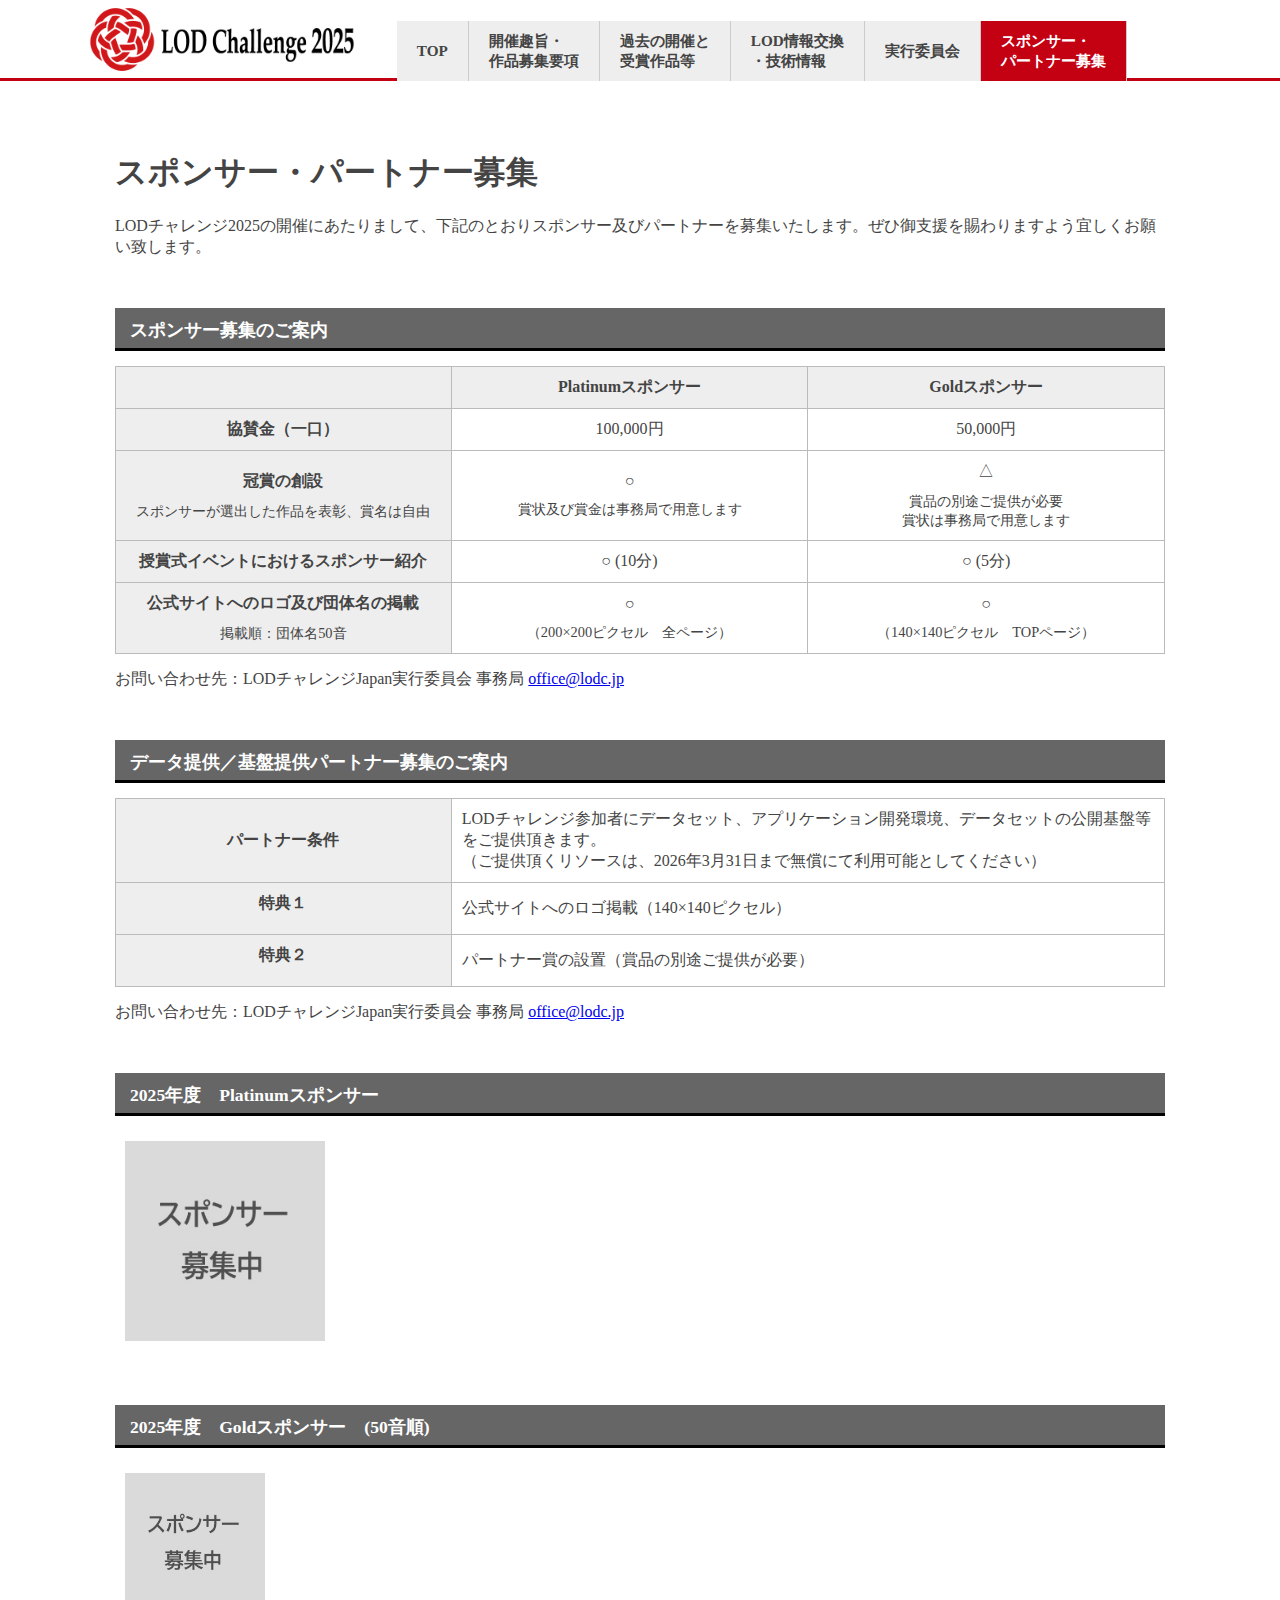
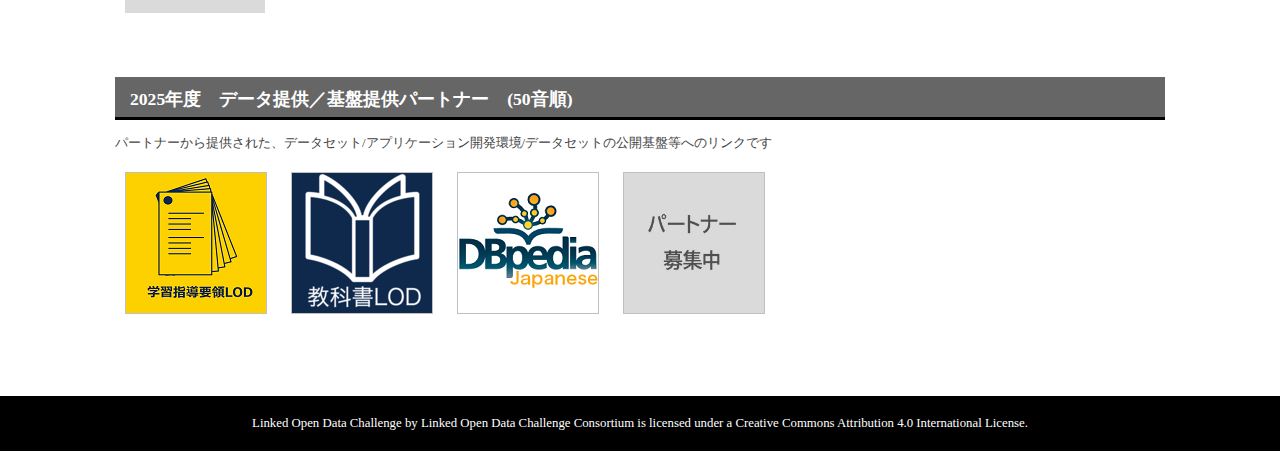
<file: docs/sponsor_partner.html>
<!DOCTYPE html>
<html>
<head>
<meta http-equiv="Content-Type" content="text/html; charset=utf-8" />
<meta name="viewport" content="width=device-width,initial-scale=1.0,minimum-scale=1.0" />
<meta name="keywords" content="Linked Open Data Challenge 2025,LODチャレンジ2025,LODチャレンジ,Linked Open Data, LOD,オープンデータ,Open Data,Semantic Web,Ontology,人工知能,AI,ビッグデータ,データサイエンス,コンテスト,artificial intelligence" />
<meta name="description" content="Linked Open Data Challenge 2025 (LODチャレンジ2025)" />
<meta http-equiv="Content-Language" content="ja" />
<meta http-equiv="Content-Script-Type" content="text/javascript" />
<meta http-equiv="Content-Style-Type" content="text/css" />
<meta http-equiv="imagetoolbar" content="no" />
<!--OGP設定-->
<meta property="og:site_name" content="LODチャレンジ2025" />
<meta property="og:title" content="LODチャレンジ2025" />
<meta property="og:url" content="https://2025.lodc.jp/" />
<meta property="og:image" content="https://2025.lodc.jp/images/logo_img/2025_sns_share_img1.jpg" />
<meta property="og:description" content="LODチャレンジ2025 応募期間：2025.11.01～2026.01.18" />
<meta property="og:type" content="website" />

<!--Twitter Card設定-->
<meta name="twitter:card" content="summary_large_image">
<meta name="twitter:site" content="@LodJapan">
<meta name="twitter:creator" content="@LodJapan">
<meta name="twitter:title" content="LODチャレンジ2025">
<meta name="twitter:description" content="LODチャレンジ2025 応募期間：2025.11.01～2026.01.18">
<meta name="twitter:image:src" content="https://2025.lodc.jp/images/logo_img/2025_sns_share_img1.jpg">
<link rel="canonical" href="https://2025.lodc.jp/" />
<link href="./css/index.css" rel="stylesheet" type="text/css" media="all" />
<link rel="icon" href="https://2025.lodc.jp/favicon.ico"> <!-- ファビコン -->
<link rel="apple-touch-icon" sizes="180x180" href="https://2025.lodc.jp/apple-touch-icon.png"> <!-- スマホ用アイコン -->

<title>スポンサー・パートナー募集 | LODチャレンジ</title>
<style>
table{
	width: 100%;
	border-collapse: collapse;
	border-spacing: 0;
	margin:15px 0;
}
table th{
	background-color: #eee;
	border: 1px #BBB solid;
	padding: 10px 5px;
	text-align: center;
	
}
table td{
	border: 1px #BBB solid;
	padding: 10px;
	text-align: left;
	text-align: center;
}
.tdInner {
	font-size:90%;
	font-weight:normal;
	margin-top:10px;
}
</style>
</head>
<body>

<!------------------------------------ ここからヘッダーコンテンツ ---------------------------------->
<div id="headerContentsFrame">
<a href="./"><img id="headerLogoImg" src="./images/logo_img/top_logo.png"></a>
<ul id="navMenu">
	<li><a href="./">TOP</a></li>
	<li><a href="./entry.html">開催趣旨・<br>作品募集要項</a></li>
	<li><a href="./previous.html">過去の開催と<br>受賞作品等</a></li>
	<li><a href="./technical_issue.html">LOD情報交換<br>・技術情報</a></li>
	<li><a href="./committee.html">実行委員会</a></li>
	<li><a href="./sponsor_partner.html" id="current">スポンサー・<br>パートナー募集</a></li>
</ul>
</div>
<hr class="borderLine" />
<!------------------------------------ ここからメインコンテンツ ---------------------------------->
<div class="mainContentsFrame">
<h1>スポンサー・パートナー募集</h1>
	LODチャレンジ2025の開催にあたりまして、下記のとおりスポンサー及びパートナーを募集いたします。ぜひ御支援を賜わりますよう宜しくお願い致します。
	<h2>スポンサー募集のご案内</h2>
	<table>
	<tr><th style="width:32%;"></th><th style="width:34%;">Platinumスポンサー</th><th>Goldスポンサー</th></tr>
	<tr><th>協賛金（一口）</th><td>100,000円</td><td>50,000円</td></tr>
	<tr><th>冠賞の創設<div class="tdInner">スポンサーが選出した作品を表彰、賞名は自由</div></th>
	<td>○<div class="tdInner">賞状及び賞金は事務局で用意します</div></td>
	<td>△<div class="tdInner">賞品の別途ご提供が必要<br>賞状は事務局で用意します</div></td></tr>
	<tr><th>授賞式イベントにおけるスポンサー紹介</th><td>○ (10分)</td><td>○ (5分)</td></tr>
	<tr><th>公式サイトへのロゴ及び団体名の掲載<div class="tdInner">掲載順：団体名50音</div></th><td>○<div class="tdInner">（200×200ピクセル　全ページ）</div></td><td>○<div class="tdInner">（140×140ピクセル　TOPページ）</td></tr>
	</table>
	
	お問い合わせ先：LODチャレンジJapan実行委員会 事務局 <a href="mailto:office@lodc.jp">office@lodc.jp</a>
	<!--
	申込方法等、詳細は以下の募集案内文をご覧ください。
	<li style="font-size:130%;margin:20px;"><a href="./doc/LODC2023sponsor.pdf" target="_blank">スポンサー企業・団体様向け 募集案内</a></li>
	-->
	<h2>データ提供／基盤提供パートナー募集のご案内</h2>
	<table>
	<tr><th style="width:32%;">パートナー条件</th><td style="text-align: left;">LODチャレンジ参加者にデータセット、アプリケーション開発環境、データセットの公開基盤等をご提供頂きます。<br>
	（ご提供頂くリソースは、2026年3月31日まで無償にて利用可能としてください）</td></tr>
	<tr><th>特典１<div class="tdInner"></div></th><td style="text-align: left;">公式サイトへのロゴ掲載（140×140ピクセル）</td></tr>
	<tr><th>特典２<div class="tdInner"></div></th><td style="text-align: left;">パートナー賞の設置（賞品の別途ご提供が必要）</div></td></tr>
	</table>

	お問い合わせ先：LODチャレンジJapan実行委員会 事務局 <a href="mailto:office@lodc.jp">office@lodc.jp</a>

	<h2>2025年度　Platinumスポンサー</h2>
	
	<!-- 日本オラクル株式会社-->
	<!--
	<a href="https://docs.google.com/presentation/d/12QEOy2oY_BX7IPUoRKZCt6Fl9JPtBahR/edit#slide=id.p1" target="_blank" title="日本オラクル株式会社"><img src="./images/sp_logo/spP_Oracle.png" alt="日本オラクル株式会社" class="sponserImg" style="width:200px;"></a>
	<div style="height:200px;vertical-align:middle;display:table-cell;">
	日本オラクル株式会社
	</div><p style="clear: both; margin-bottom:40px;"></p>
	-->

	<a href="sponsor_partner.html"><img src="images/sp_logo/sponser_img.jpg" alt="スポンサー募集中" width="200" border="0" hspace="10" vspace="10"></a>

	
	<h2>2025年度　Goldスポンサー　(50音順)</h2>
	
	<!--(い) 株式会社インターネットイニシアティブ-->
	<!--
	<a href="https://www.iij.ad.jp/" target="_blank" title="株式会社インターネットイニシアティブ"><img src="./images/sp_logo/spG_IIJ_logo.png" alt="株式会社インターネットイニシアティブ" class="sponserImg" style="width:140px;"></a>
	<div style="height:160px;vertical-align:middle;display:table-cell;">
	株式会社インターネットイニシアティブ
	</div><p style="clear: both;"></p>
	-->

	<!--(り) 株式会社リヴィティエ-->
	<!--
	<a href="https://revitie.jp/" target="_blank" title="株式会社リヴィティエ"><img src="./images/sp_logo/revitie_logo.jpg" alt="株式会社リヴィティエ" class="sponserImg" style="width:140px;"></a>
	<div style="height:160px;vertical-align:middle;display:table-cell;">
	株式会社リヴィティエ
	</div><p style="clear: both;"></p>
	-->

	<!--(い) Info Lounge-->
	<!--
	<a href="https://info-lounge.jp/" target="_blank" title="インフォ・ラウンジ株式会社"><img src="./images/sp_logo/spG_infolounge_logo.png" alt="インフォ・ラウンジ株式会社" class="sponserImg" style="width:140px;"></a>
	<div style="height:160px;vertical-align:middle;display:table-cell;">
	インフォ・ラウンジ株式会社
	</div><p style="clear: both;"></p>
	-->

	<!--(お) オントロノミー合同会社 -->	
	<!--
	<a href="https://www.ontolonomy.co.jp" target="_blank" title="ontolonomy"><img src="./images/sp_logo/spG_ontolonomy.png" alt="オントロノミー合同会社" class="sponserImg" style="width:140px;"></a>
	<div style="height:160px;vertical-align:middle;display:table-cell;">
	オントロノミー合同会社
	</div><p style="clear: both;"></p>
	-->
	
	<!--(そ) 株式会社ソケッツ-->
	<!--
	<a href="https://www.sockets.co.jp/" target="_blank" title="株式会社ソケッツ"><img src="./images/sp_logo/Sockets_square.png" alt="株式会社ソケッツ" class="sponserImg" style="width:140px;"></a>
	<div style="height:160px;vertical-align:middle;display:table-cell;">
	株式会社ソケッツ
	</div><p style="clear: both;"></p>
	-->
	
	<!--(こ) Code for Japan-->
	<!--
	<a href="https://www.code4japan.org/" target="_blank" title="Code for Japan"><img src="./images/sp_logo/spG_CfJlogo.jpg" alt="Code for Japan" class="sponserImg" style="width:140px;"></a>
	<div style="height:160px;vertical-align:middle;display:table-cell;">
	Code for Japan
	</div><p style="clear: both;"></p>
	-->
	
	<!--(り) 特定非営利活動法人リンクト・オープン・データ・イニシアティブ-->
	<!--
	<a href="https://linkedopendata.jp/" target="_blank" title="Code for Japan"><img src="./images/sp_logo/spG_lodi.jpg" alt="特定非営利活動法人リンクト・オープン・データ・イニシアティブ" class="sponserImg" style="width:140px;"></a>
	<div style="height:160px;vertical-align:middle;display:table-cell;">
	特定非営利活動法人リンクト・オープン・データ・イニシアティブ
	</div><p style="clear: both;"></p>
	-->

	<a href="sponsor_partner.html"><img src="images/sp_logo/sponser_img.jpg" alt="スポンサー募集中" width="140" border="0" hspace="10" vspace="10"></a>
	
	<h2>2025年度　データ提供／基盤提供パートナー　(50音順)</h2>
	<div style="margin:6px 0 10px 0; font-size:small;">パートナーから提供された、データセット/アプリケーション開発環境/データセットの公開基盤等へのリンクです</div>

	<!--(が) 学習指導要領LOD -->
		<a href="https://w3id.org/jp-cos/" target="_blank" title="学習指導要領LOD"><img src="./images/sp_logo/jp-cos-logo.png" alt="学習指導要領LOD" class="partnerImg"></a>
	
	<!--(き) 教科書LOD -->
		<a href="https://w3id.org/jp-textbook/" target="_blank" title="教科書LOD"><img src="./images/sp_logo/textbook-logo.png" alt="教科書LOD" class="partnerImg"></a>

	<!--(き) 共通農業語彙(CAVOC) -->
	<!--
		<a href="http://www.cavoc.org/" target="_blank" title="CAVOC"><img src="./images/sp_logo/pt_cavoc_logo.png" alt="CAVOC" class="partnerImg"></a>
	-->
		
	<!--(こ) 国文学研究資料館-->
	<!--
		<a href="https://www.nijl.ac.jp/pages/cijproject/data_set_list.html" target="_blank" title="国文学研究資料館"><img src="./images/sp_logo/kokubunken.jpg" alt="国文学研究資料館" class="partnerImg"></a>
	-->
		
	<!--(こ) 国立国会図書館 -->
	<!--
		<a href="https://www.ndl.go.jp/jp/dlib/standards/lod/index.html" target="_blank" title="国立国会図書館"><img src="./images/sp_logo/pt_ndl_logo.png" alt="国立国会図書館" class="partnerImg"></a>
	-->
		
	<!--(し) ししょまろはん -->
	<!--
		<a href="http://libmaro.kyoto.jp/" target="_blank" title="ししょまろはん"><img src="./images/sp_logo/shishomaro2023.jpg" alt="ししょまろはん" class="partnerImg"></a>
	-->

	<!--(で) DBペディア -->
		<a href="http://ja.dbpedia.org" target="_blank" title="DBpediaJapanese"><img src="./images/sp_logo/pt_dbpedia_logo.png" alt="DBpediaJapanese" class="partnerImg"></a>

	<!--(ぶ) 文化庁 -->
	<!--
		<a href="https://mediag.bunka.go.jp/madb_lab/" target="_blank" title=""><img src="./images/sp_logo/pt_MADB.png" alt="文化庁" class="partnerImg"></a>
	-->

	<!--(よ) 横浜市芸術文化振興財団-->
	<!--
		<a href="https://artnavi.yokohama/lod/" target="_blank" title=""><img src="./images/sp_logo/pt_YAF_logo.png" alt="横浜市芸術文化振興財団" class="partnerImg"></a>
	-->
	
	<!--(り) LinkData.org	-->
	<!--
		<a href="https://linkdata.org/" target="_blank" title="LinkData.org"><img src="./images/sp_logo/pt_linkdata.png" alt="LinkData.org" class="partnerImg"></a>
	-->
	
	<a href="sponsor_partner.html"><img src="images/sp_logo/partner_img.jpg" alt="パートナー募集中" class="partnerImg"></a>
	
	<br><br>

</div>
<div id="footerContentsFrame">
	<p id="copyright">
		Linked Open Data Challenge by Linked Open Data Challenge Consortium is licensed under a Creative Commons Attribution 4.0 International License.
	</p>
</div>
</body>
</html>
</file>
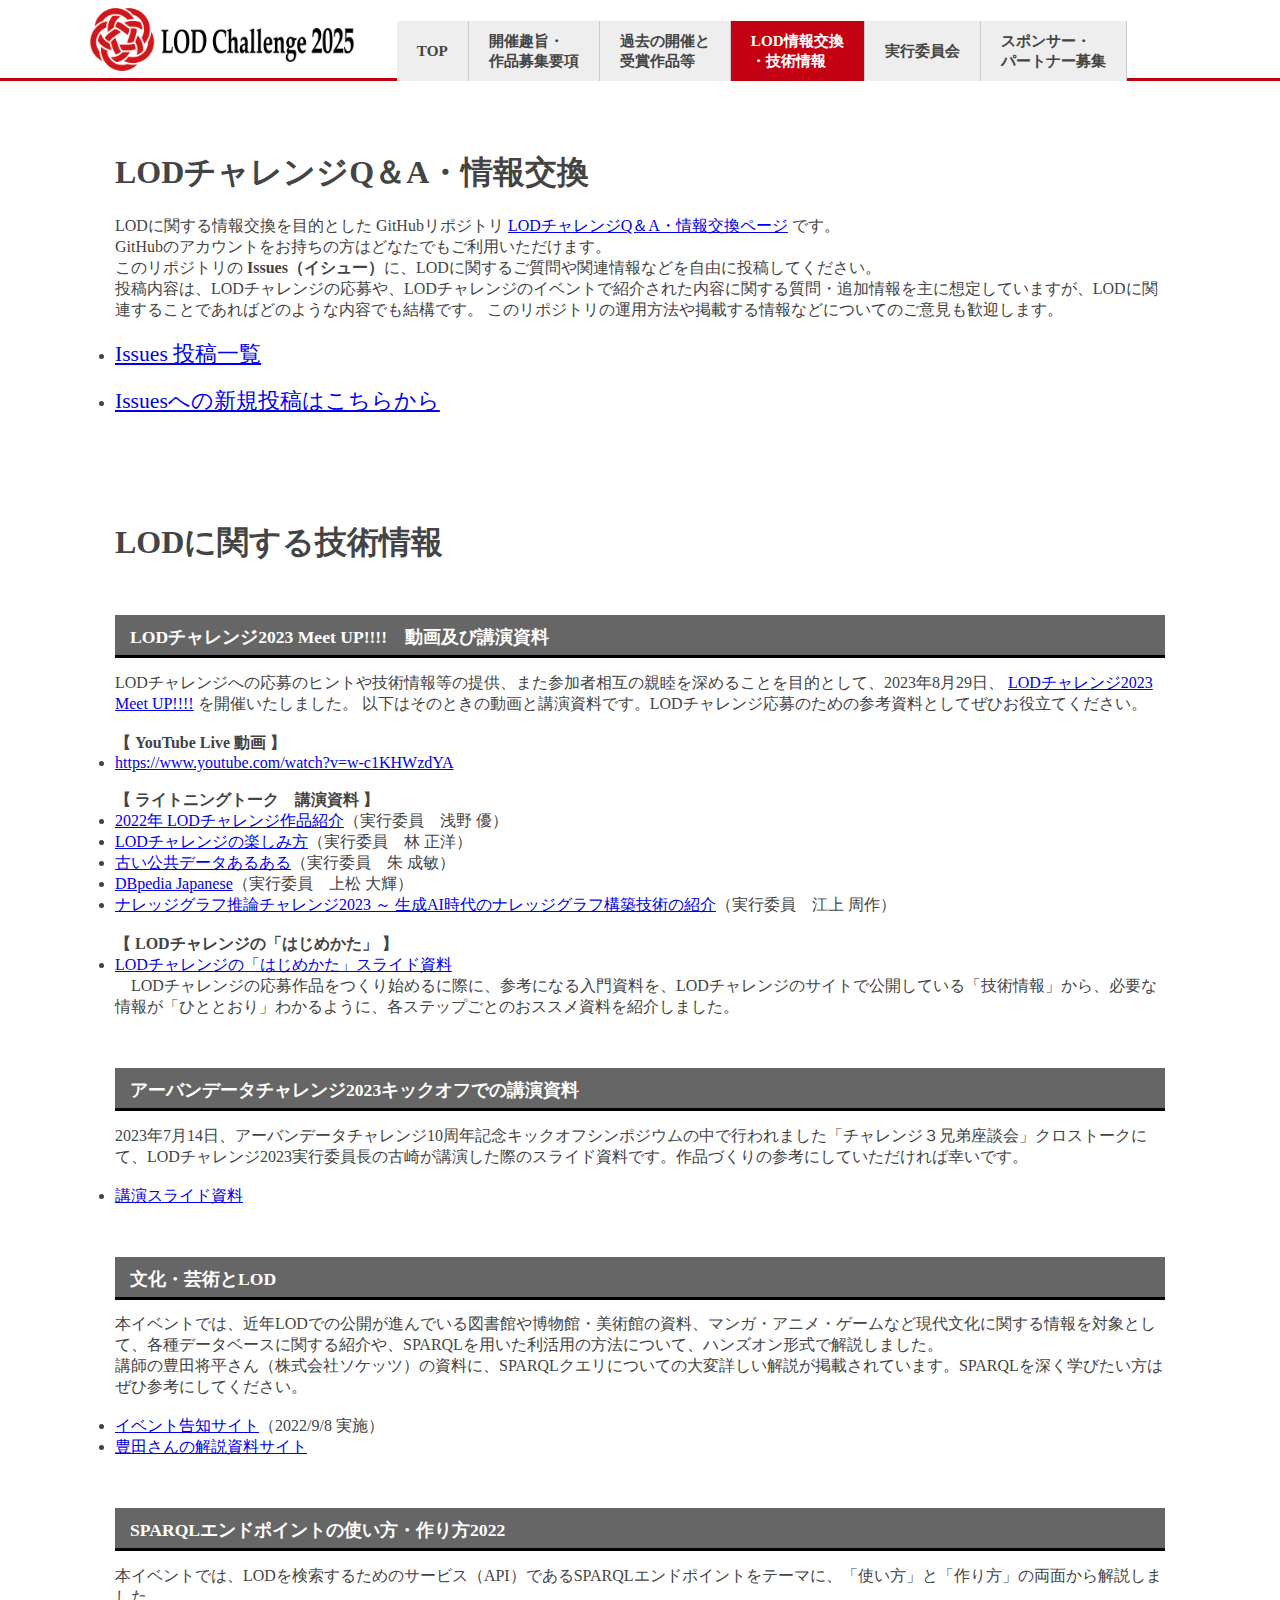
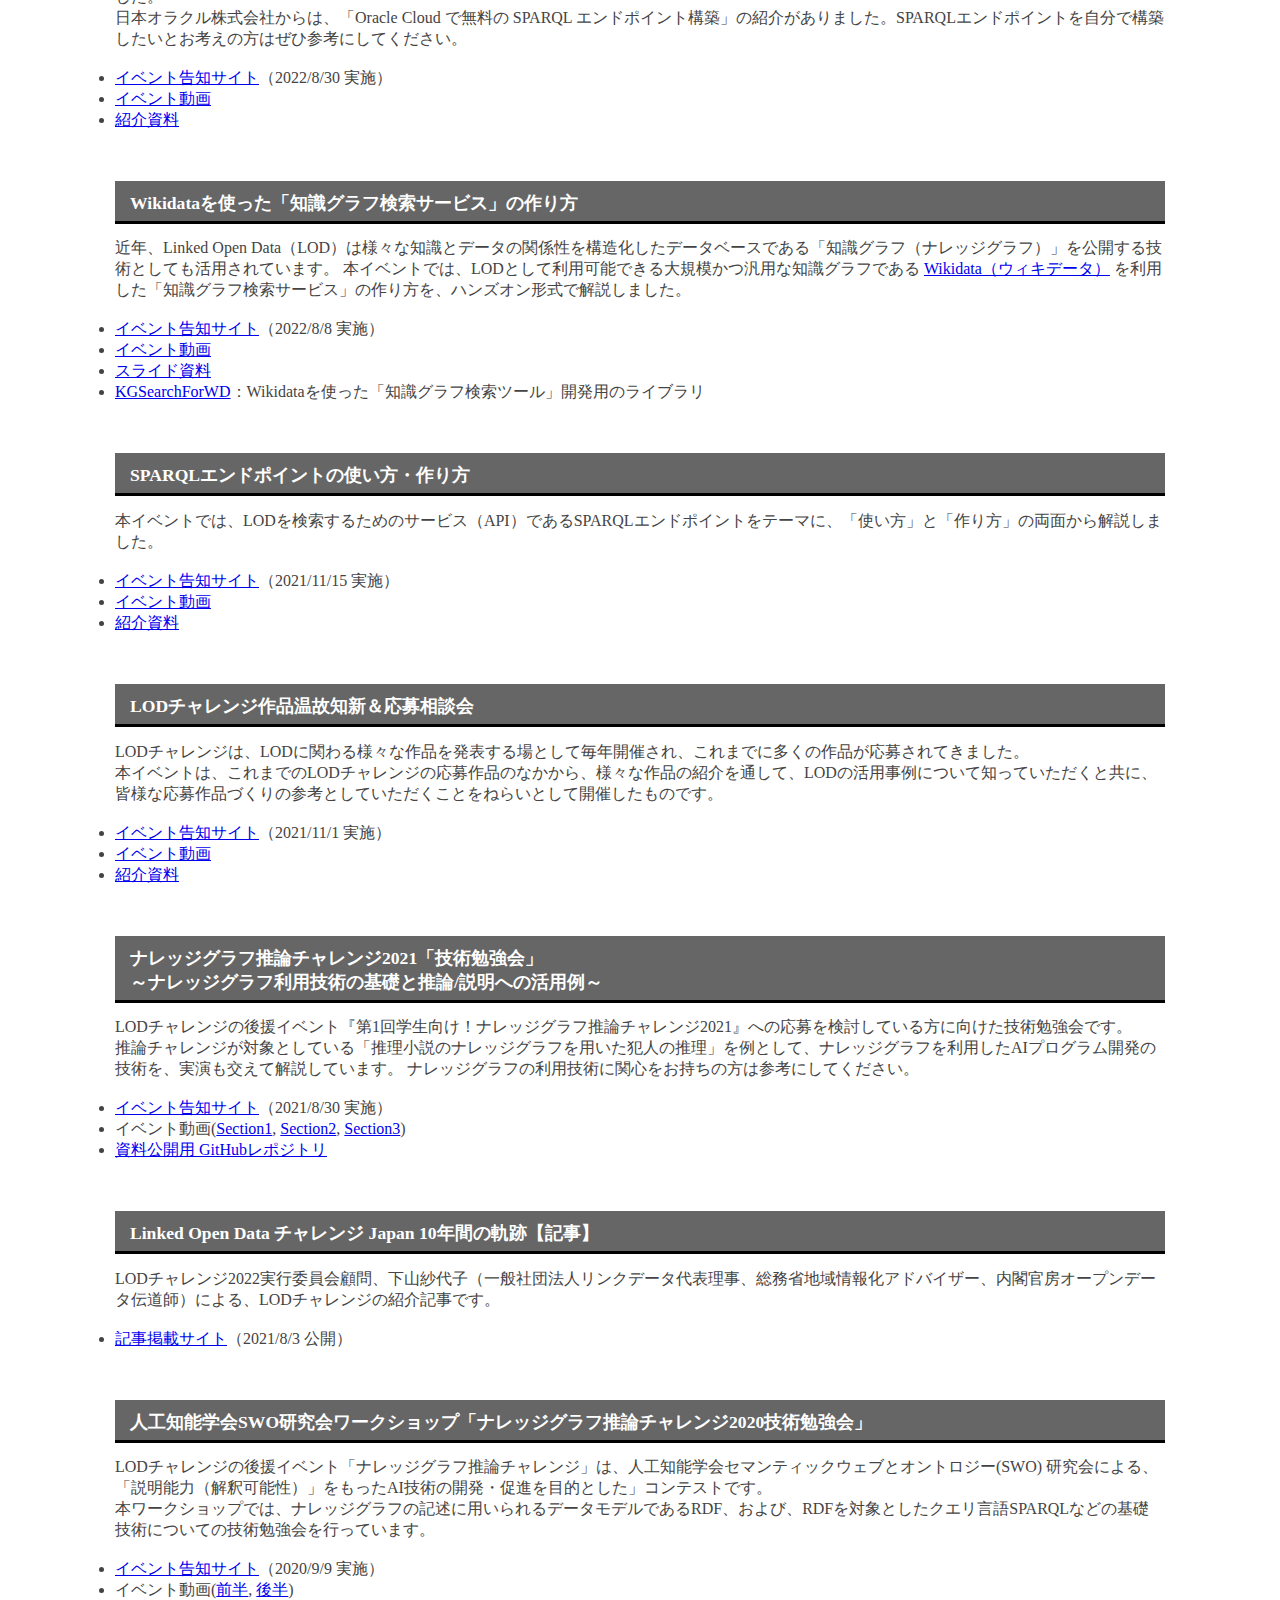
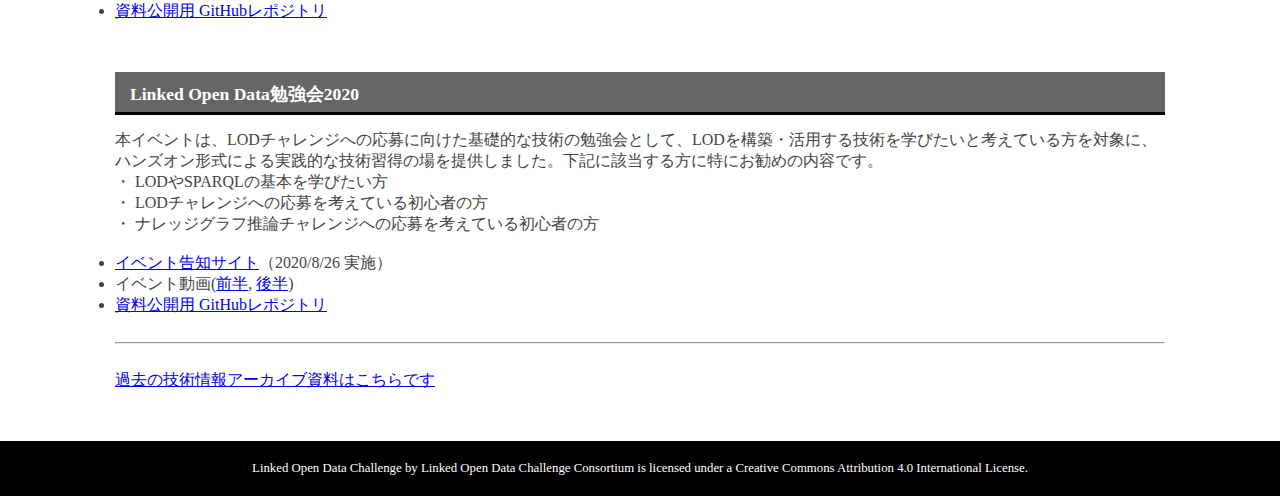
<file: docs/technical_issue.html>
<!DOCTYPE html>
<html>
<head>
<meta http-equiv="Content-Type" content="text/html; charset=utf-8" />
<meta name="viewport" content="width=device-width,initial-scale=1.0,minimum-scale=1.0" />
<meta name="keywords" content="Linked Open Data Challenge 2025,LODチャレンジ2025,LODチャレンジ,Linked Open Data, LOD,オープンデータ,Open Data,Semantic Web,Ontology,人工知能,AI,ビッグデータ,データサイエンス,コンテスト,artificial intelligence" />
<meta name="description" content="Linked Open Data Challenge 2025 (LODチャレンジ2025)" />
<meta http-equiv="Content-Language" content="ja" />
<meta http-equiv="Content-Script-Type" content="text/javascript" />
<meta http-equiv="Content-Style-Type" content="text/css" />
<meta http-equiv="imagetoolbar" content="no" />
<!--OGP設定-->
<meta property="og:site_name" content="LODチャレンジ2025" />
<meta property="og:title" content="LODチャレンジ2025" />
<meta property="og:url" content="https://2025.lodc.jp/" />
<meta property="og:image" content="https://2025.lodc.jp/images/logo_img/2025_sns_share_img1.jpg" />
<meta property="og:description" content="LODチャレンジ2025 応募期間：2025.11.01～2026.01.18" />
<meta property="og:type" content="website" />

<!--Twitter Card設定-->
<meta name="twitter:card" content="summary_large_image">
<meta name="twitter:site" content="@LodJapan">
<meta name="twitter:creator" content="@LodJapan">
<meta name="twitter:title" content="LODチャレンジ2025">
<meta name="twitter:description" content="LODチャレンジ2025 応募期間：2025.11.01～2026.01.18">
<meta name="twitter:image:src" content="https://2025.lodc.jp/images/logo_img/2025_sns_share_img1.jpg">
<link rel="canonical" href="https://2025.lodc.jp/" />
<link href="./css/index.css" rel="stylesheet" type="text/css" media="all" />
<link rel="icon" href="https://2025.lodc.jp/favicon.ico"> <!-- ファビコン -->
<link rel="apple-touch-icon" sizes="180x180" href="https://2025.lodc.jp/apple-touch-icon.png"> <!-- スマホ用アイコン -->

<title>技術情報 | LODチャレンジ</title>
</head>
<body>

<!------------------------------------ ここからヘッダーコンテンツ ---------------------------------->
<div id="headerContentsFrame">
<a href="./"><img id="headerLogoImg" src="./images/logo_img/top_logo.png"></a>
<ul id="navMenu">
	<li><a href="./">TOP</a></li>
	<li><a href="./entry.html">開催趣旨・<br>作品募集要項</a></li>
	<li><a href="./previous.html">過去の開催と<br>受賞作品等</a></li>
	<li><a href="./technical_issue.html" id="current">LOD情報交換<br>・技術情報</a></li>
	<li><a href="./committee.html">実行委員会</a></li>
	<li><a href="./sponsor_partner.html">スポンサー・<br>パートナー募集</a></li>
</ul>
</div>
<hr class="borderLine" />
<!------------------------------------ ここからメインコンテンツ ---------------------------------->
<div class="mainContentsFrame">


<h1>LODチャレンジQ＆A・情報交換</h1>

LODに関する情報交換を目的とした GitHubリポジトリ <a href="https://github.com/LinkedOpenData/QAaboutLODC">LODチャレンジQ＆A・情報交換ページ</a> です。<br>
GitHubのアカウントをお持ちの方はどなたでもご利用いただけます。<br>
このリポジトリの <b>Issues（イシュー）</b>に、LODに関するご質問や関連情報などを自由に投稿してください。<br>
投稿内容は、LODチャレンジの応募や、LODチャレンジのイベントで紹介された内容に関する質問・追加情報を主に想定していますが、LODに関連することであればどのような内容でも結構です。
このリポジトリの運用方法や掲載する情報などについてのご意見も歓迎します。<br><br>

<li><span style="font-size:135%;"><a href="https://github.com/LinkedOpenData/QAaboutLODC/issues">Issues 投稿一覧</a></span></li><br>
<li><span style="font-size:135%;"><a href="https://github.com/LinkedOpenData/QAaboutLODC/issues/new/choose">Issuesへの新規投稿はこちらから</a></span></li>
<br><br>

<h1>LODに関する技術情報</h1>

<h2>LODチャレンジ2023 Meet UP!!!!　動画及び講演資料</h2>
LODチャレンジへの応募のヒントや技術情報等の提供、また参加者相互の親睦を深めることを目的として、2023年8月29日、
<a href="https://lodc2023mu.peatix.com/">LODチャレンジ2023 Meet UP!!!!</a> を開催いたしました。
以下はそのときの動画と講演資料です。LODチャレンジ応募のための参考資料としてぜひお役立てください。
<br><br>

<B>【 YouTube Live 動画 】</B>
<br>
<li><a href="https://www.youtube.com/watch?v=w-c1KHWzdYA">https://www.youtube.com/watch?v=w-c1KHWzdYA</a></li>
<br>
<B>【 ライトニングトーク　講演資料 】</B>
<br>
<li><a href="https://2023.lodc.jp/doc/lodc2023_2_asano.pdf">2022年 LODチャレンジ作品紹介</a>（実行委員　浅野 優）</li>
<li><a href="https://2023.lodc.jp/doc/lodc2023_3_hayashi.pdf">LODチャレンジの楽しみ方</a>（実行委員　林 正洋）</li>
<li><a href="https://2023.lodc.jp/doc/lodc2023_4_lt_joo.pdf">古い公共データあるある</a>（実行委員　朱 成敏）</li>
<li><a href="https://2023.lodc.jp/doc/lodc2023_5_dbpedia_uematsu.pdf">DBpedia Japanese</a>（実行委員　上松 大輝）</li>
<li><a href="https://2023.lodc.jp/doc/lodc2023_6_kg_egami.pdf">ナレッジグラフ推論チャレンジ2023 ～ 生成AI時代のナレッジグラフ構築技術の紹介</a>（実行委員　江上 周作）</li>
<br>
<B>【 LODチャレンジの「はじめかた」 】</B>
<br>
<li><a href="https://2023.lodc.jp/doc/lodc2023_1_hajimekata.pdf">LODチャレンジの「はじめかた」スライド資料</a><br>
　LODチャレンジの応募作品をつくり始めるに際に、参考になる入門資料を、LODチャレンジのサイトで公開している「技術情報」から、必要な情報が「ひととおり」わかるように、各ステップごとのおススメ資料を紹介しました。
</li>

<h2>アーバンデータチャレンジ2023キックオフでの講演資料</h2>
2023年7月14日、アーバンデータチャレンジ10周年記念キックオフシンポジウムの中で行われました「チャレンジ３兄弟座談会」クロストークにて、LODチャレンジ2023実行委員長の古崎が講演した際のスライド資料です。作品づくりの参考にしていただければ幸いです。
<br><br>
<li><a href="https://2023.lodc.jp/doc/LODCintroAT_UDC2023-0714.pdf">講演スライド資料</a></li>

<h2>文化・芸術とLOD</h2>
本イベントでは、近年LODでの公開が進んでいる図書館や博物館・美術館の資料、マンガ・アニメ・ゲームなど現代文化に関する情報を対象として、各種データベースに関する紹介や、SPARQLを用いた利活用の方法について、ハンズオン形式で解説しました。<br>
講師の豊田将平さん（株式会社ソケッツ）の資料に、SPARQLクエリについての大変詳しい解説が掲載されています。SPARQLを深く学びたい方はぜひ参考にしてください。
<br><br>
<li><a href="https://lodc2022culture-art.peatix.com/">イベント告知サイト</a>（2022/9/8 実施）</li>
<li><a href="https://lodc2022-culture-art.metadata.moe/">豊田さんの解説資料サイト</a></li>

<h2>SPARQLエンドポイントの使い方・作り方2022</h2>
本イベントでは、LODを検索するためのサービス（API）であるSPARQLエンドポイントをテーマに、「使い方」と「作り方」の両面から解説しました。<br>
日本オラクル株式会社からは、「Oracle Cloud で無料の SPARQL エンドポイント構築」の紹介がありました。SPARQLエンドポイントを自分で構築したいとお考えの方はぜひ参考にしてください。
<br><br>
<li><a href="https://lodc2022sparql.peatix.com/">イベント告知サイト</a>（2022/8/30 実施）</li>
<li><a href="https://www.youtube.com/watch?v=0Q9jvevDQV8&t=14s">イベント動画</a></li>
<li><a href="https://docs.google.com/document/d/1c7KSLKvjQ0QefSdEHxYq6mNSRXuv1H1Qd4ATAb0y7uI/edit?usp=sharing">紹介資料</a></li>

<h2>Wikidataを使った「知識グラフ検索サービス」の作り方</h2>
近年、Linked Open Data（LOD）は様々な知識とデータの関係性を構造化したデータベースである「知識グラフ（ナレッジグラフ）」を公開する技術としても活用されています。
本イベントでは、LODとして利用可能できる大規模かつ汎用な知識グラフである <a href="https://www.wikidata.org/wiki/Wikidata:%E3%83%A1%E3%82%A4%E3%83%B3%E3%83%9A%E3%83%BC%E3%82%B8">Wikidata（ウィキデータ）</a> を利用した「知識グラフ検索サービス」の作り方を、ハンズオン形式で解説しました。
<br><br>
<li><a href="https://lodc2022wds.peatix.com/">イベント告知サイト</a>（2022/8/8 実施）</li>
<li><a href="https://www.youtube.com/watch?v=ZcZyXu8PygI">イベント動画</a></li>
<li><a href="https://docs.google.com/presentation/d/1Mq0ZTU0hoQikX5rEB5m2rlGAPzdD0Wp2nLuOD04lRGY/edit#slide=id.p">スライド資料</a></li>
<li><a href="https://kgs.hozo.jp/">KGSearchForWD</a>：Wikidataを使った「知識グラフ検索ツール」開発用のライブラリ</li>

<h2>SPARQLエンドポイントの使い方・作り方</h2>
本イベントでは、LODを検索するためのサービス（API）であるSPARQLエンドポイントをテーマに、「使い方」と「作り方」の両面から解説しました。
<br><br>
<li><a href="https://lodc2021sparql.peatix.com/">イベント告知サイト</a>（2021/11/15 実施）</li>
<li><a href="https://youtu.be/OsiwWl7-3VY">イベント動画</a></li>
<li><a href="https://docs.google.com/document/d/1nli9pHPti1eGTqQJEHqThLIB6bfqs6hZjf5Pb59UB7U/">紹介資料</a></li>

<h2>LODチャレンジ作品温故知新＆応募相談会</h2>
LODチャレンジは、LODに関わる様々な作品を発表する場として毎年開催され、これまでに多くの作品が応募されてきました。<br>
本イベントは、これまでのLODチャレンジの応募作品のなかから、様々な作品の紹介を通して、LODの活用事例について知っていただくと共に、皆様な応募作品づくりの参考としていただくことをねらいとして開催したものです。
<br><br>
<li><a href="https://lodc2021ws.peatix.com/">イベント告知サイト</a>（2021/11/1 実施）</li>
<li><a href="https://www.youtube.com/watch?v=D0eEmG5cJGc">イベント動画</a></li>
<li><a href="https://2022.lodc.jp/doc/LODC2021_1101lodc-works.pdf">紹介資料</a></li>


<h2>ナレッジグラフ推論チャレンジ2021「技術勉強会」<br>～ナレッジグラフ利用技術の基礎と推論/説明への活用例～</h2>
LODチャレンジの後援イベント『第1回学生向け！ナレッジグラフ推論チャレンジ2021』への応募を検討している方に向けた技術勉強会です。<br>
推論チャレンジが対象としている「推理小説のナレッジグラフを用いた犯人の推理」を例として、ナレッジグラフを利用したAIプログラム開発の技術を、実演も交えて解説しています。
ナレッジグラフの利用技術に関心をお持ちの方は参考にしてください。
<br><br>
<li><a href="https://kgrc2021ws.peatix.com/">イベント告知サイト</a>（2021/8/30 実施）</li>
<li>イベント動画(<a href="https://drive.google.com/file/d/1okQgmlbKyu0iMypcrqk90Zbg8X787GlJ/view?usp=sharing">Section1</a>, <a href="https://drive.google.com/file/d/19YKSsUalvVSGinYtCwi2R7zHIp3W0EBU/view?usp=sharing">Section2</a>, <a href="https://drive.google.com/file/d/19wOxxYdvk81zRcMi9vW8TDqRJO9MUVHC/view?usp=sharing">Section3</a>)</li>
<li><a href="https://github.com/KnowledgeGraphJapan/KGRC-ws-2021">資料公開用 GitHubレポジトリ</a></li>


<h2>Linked Open Data チャレンジ Japan 10年間の軌跡【記事】</h2>
LODチャレンジ2022実行委員会顧問、下山紗代子（一般社団法人リンクデータ代表理事、総務省地域情報化アドバイザー、内閣官房オープンデータ伝道師）による、LODチャレンジの紹介記事です。
<br><br>
<li><a href="https://mediag.bunka.go.jp/article/article-17901/">記事掲載サイト</a>（2021/8/3 公開）</li>


<h2>人工知能学会SWO研究会ワークショップ「ナレッジグラフ推論チャレンジ2020技術勉強会」</h2>
LODチャレンジの後援イベント「ナレッジグラフ推論チャレンジ」は、人工知能学会セマンティックウェブとオントロジー(SWO) 研究会による、「説明能力（解釈可能性）」をもったAI技術の開発・促進を目的とした」コンテストです。<br>
本ワークショップでは、ナレッジグラフの記述に用いられるデータモデルであるRDF、および、RDFを対象としたクエリ言語SPARQLなどの基礎技術についての技術勉強会を行っています。
<br><br>
<li><a href="https://kgrc2020ws.peatix.com/">イベント告知サイト</a>（2020/9/9 実施）</li>
<li>イベント動画(<a href="https://www.dropbox.com/s/ibf23zrglk5p5c1/2020-0909-kgrc-ws-01.mp4?dl=0">前半</a>, <a href="https://www.dropbox.com/s/4esmqlwq5qih08l/2020-0909-kgrc-ws-02.mp4?dl=0">後半</a>)</li>
<li><a href="https://github.com/KnowledgeGraphJapan/LOD-ws-2020#ナレッジグラフ推論チャレンジ2020技術勉強会の資料">資料公開用 GitHubレポジトリ</a></li>


<h2>Linked Open Data勉強会2020</h2>
本イベントは、LODチャレンジへの応募に向けた基礎的な技術の勉強会として、LODを構築・活用する技術を学びたいと考えている方を対象に、ハンズオン形式による実践的な技術習得の場を提供しました。下記に該当する方に特にお勧めの内容です。<br>
 ・ LODやSPARQLの基本を学びたい方<br>
 ・ LODチャレンジへの応募を考えている初心者の方<br>
 ・ ナレッジグラフ推論チャレンジへの応募を考えている初心者の方<br><br>
<li><a href="https://lod-ws-2020.peatix.com/">イベント告知サイト</a>（2020/8/26 実施）</li>
<li>イベント動画(<a href="https://www.dropbox.com/s/zzq3j8pnl1rz7gt/LOD-2020-0826-01.mp4?dl=0">前半</a>, <a href="https://www.dropbox.com/s/cn2now3roe87fvg/LOD-2020-0826-02.mp4?dl=0">後半</a>)</li>
<li><a href="https://github.com/KnowledgeGraphJapan/LOD-ws-2020#linked-open-data-%E5%8B%89%E5%BC%B7%E4%BC%9A2020%E3%81%AE%E8%B3%87%E6%96%99">資料公開用 GitHubレポジトリ</a></li>

<br><hr><br>
<a href="./technical_issue_archive.html">過去の技術情報アーカイブ資料はこちらです</a>

</div>
<div id="footerContentsFrame">
	<p id="copyright">
		Linked Open Data Challenge by Linked Open Data Challenge Consortium is licensed under a Creative Commons Attribution 4.0 International License.
	</p>
</div>
</body>
</html>
</file>
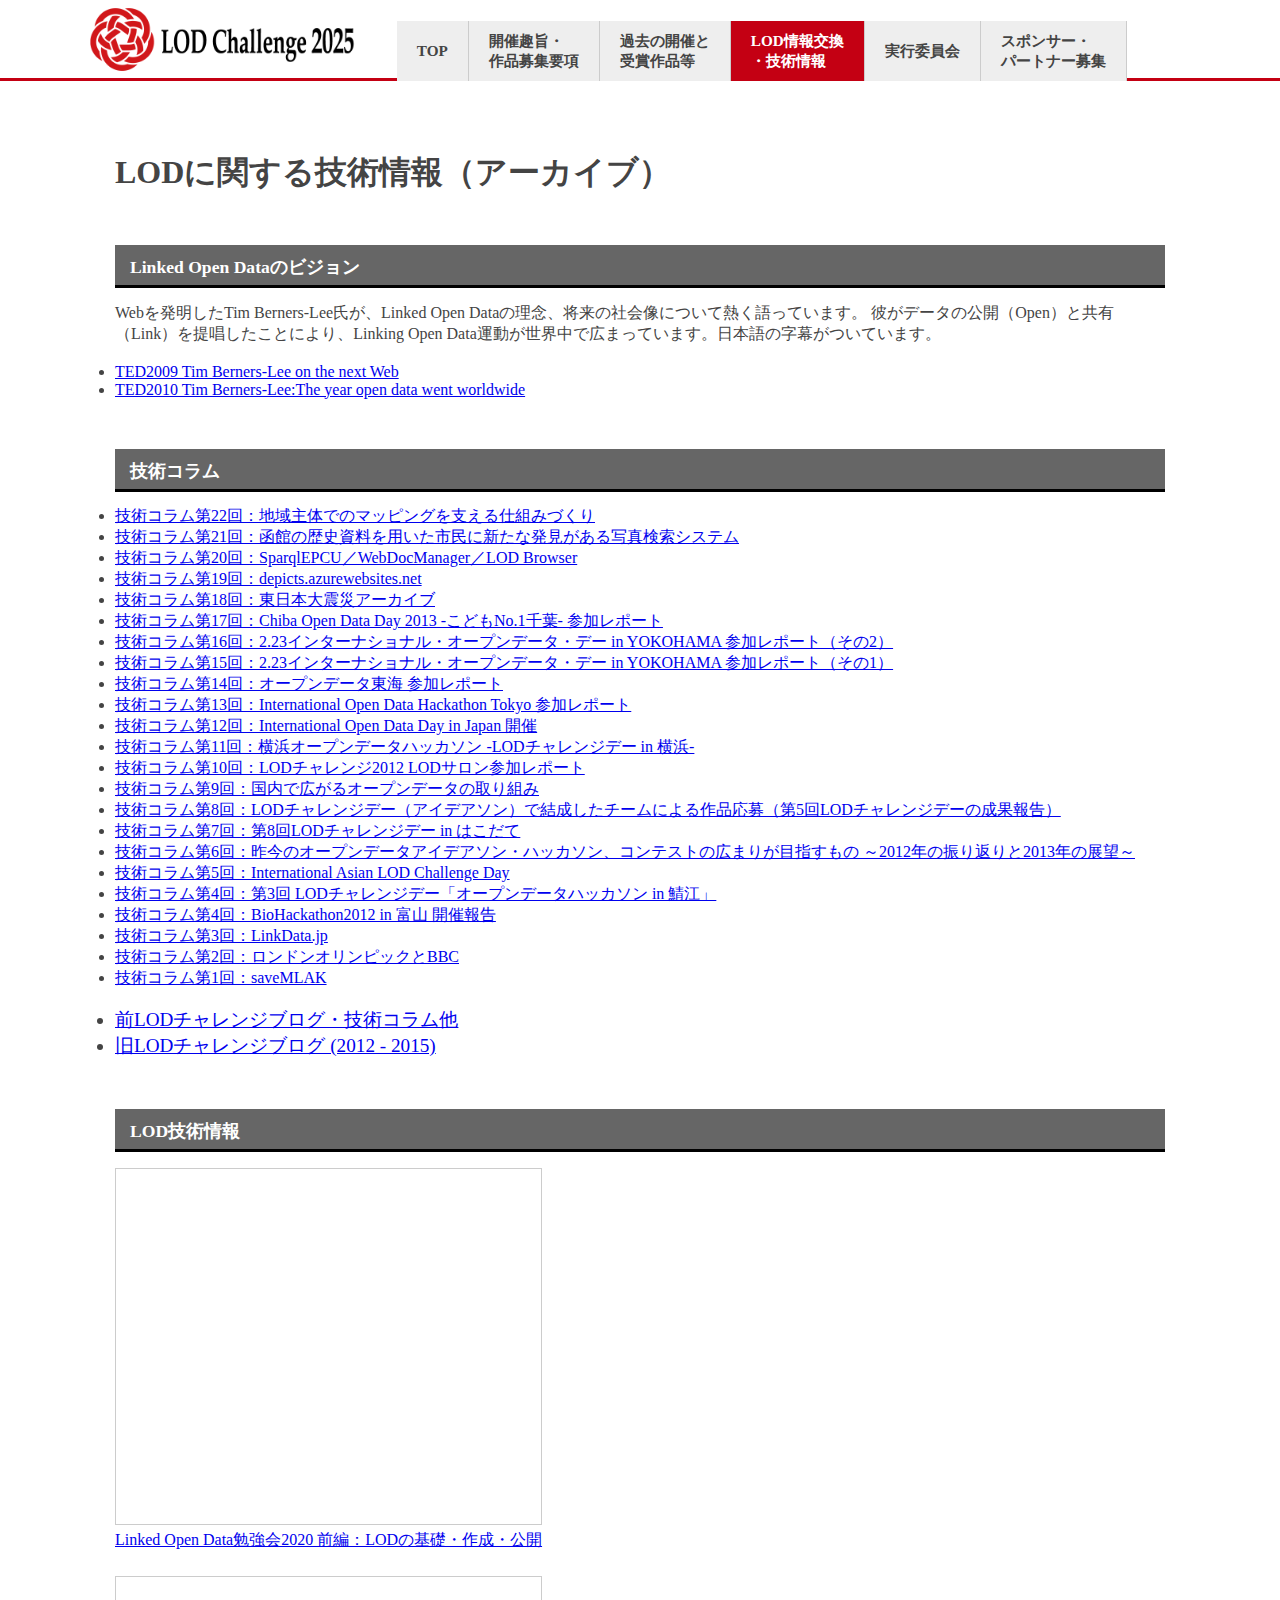
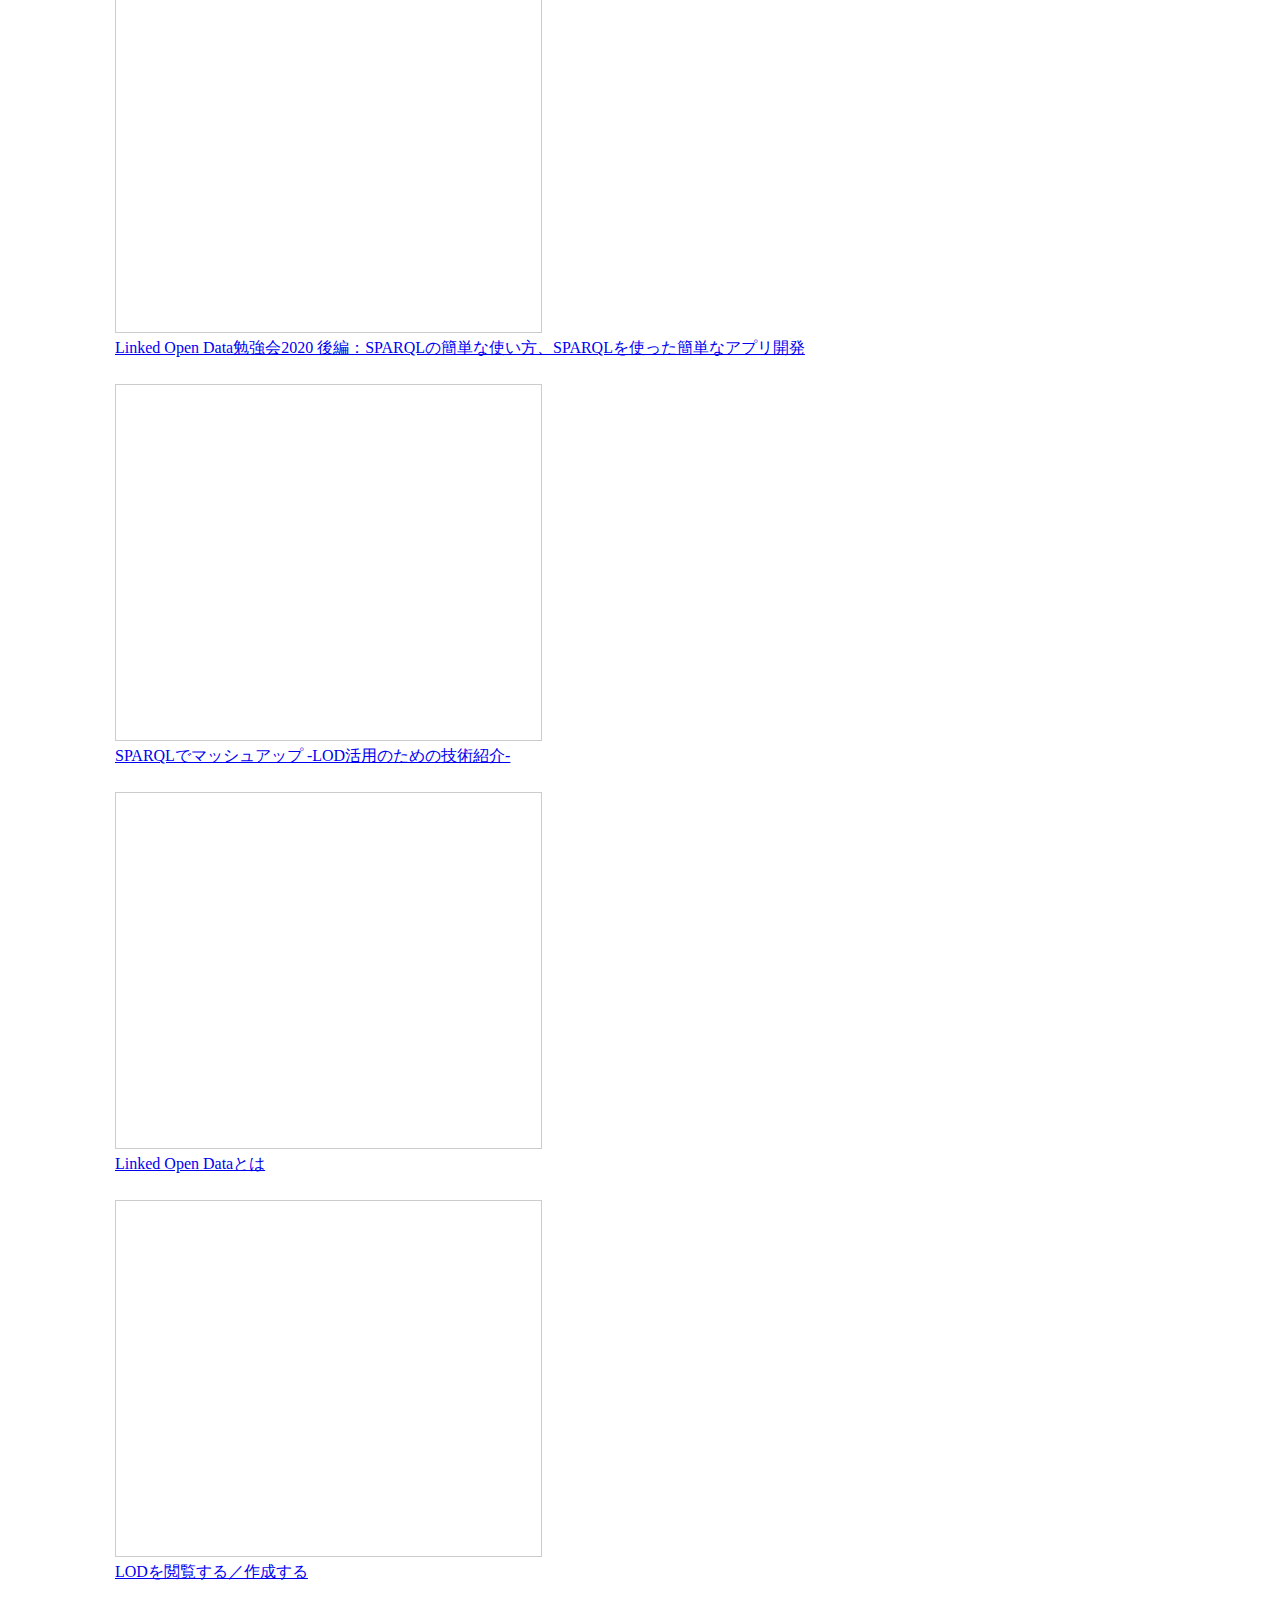
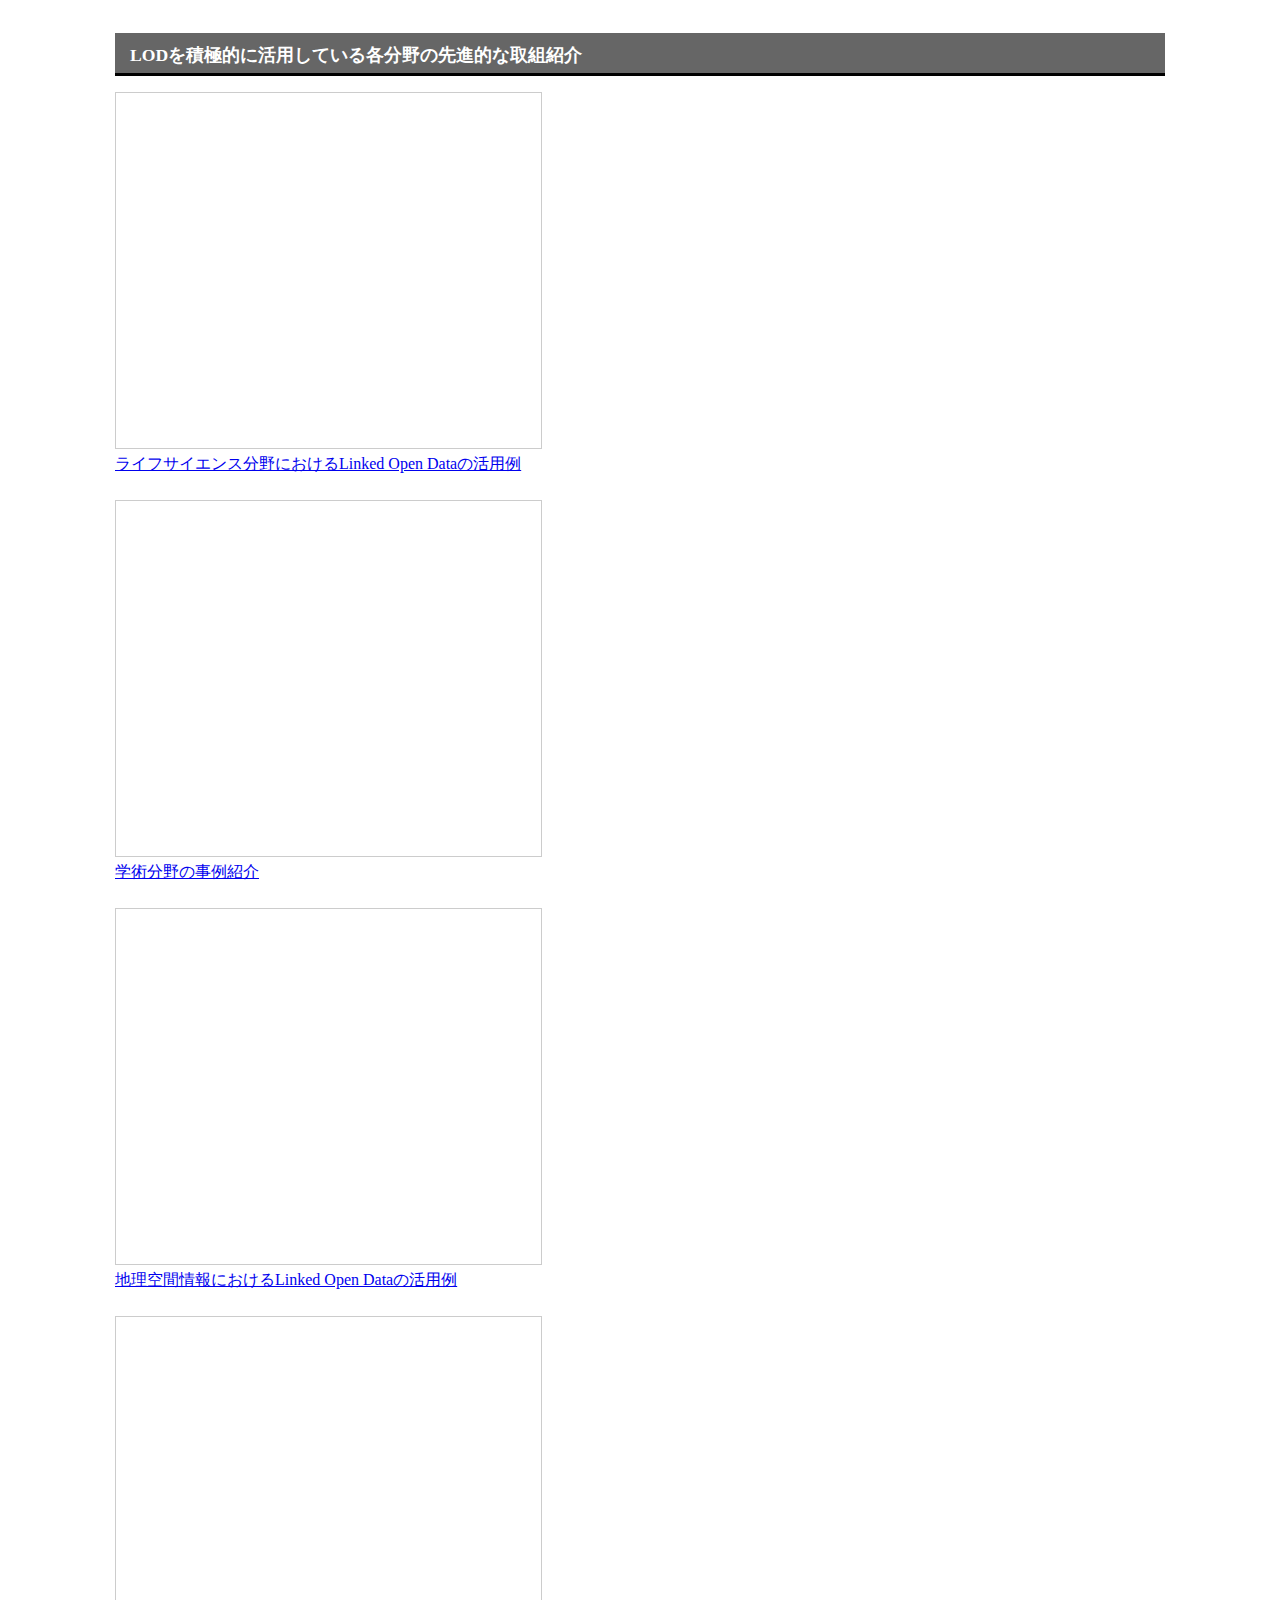
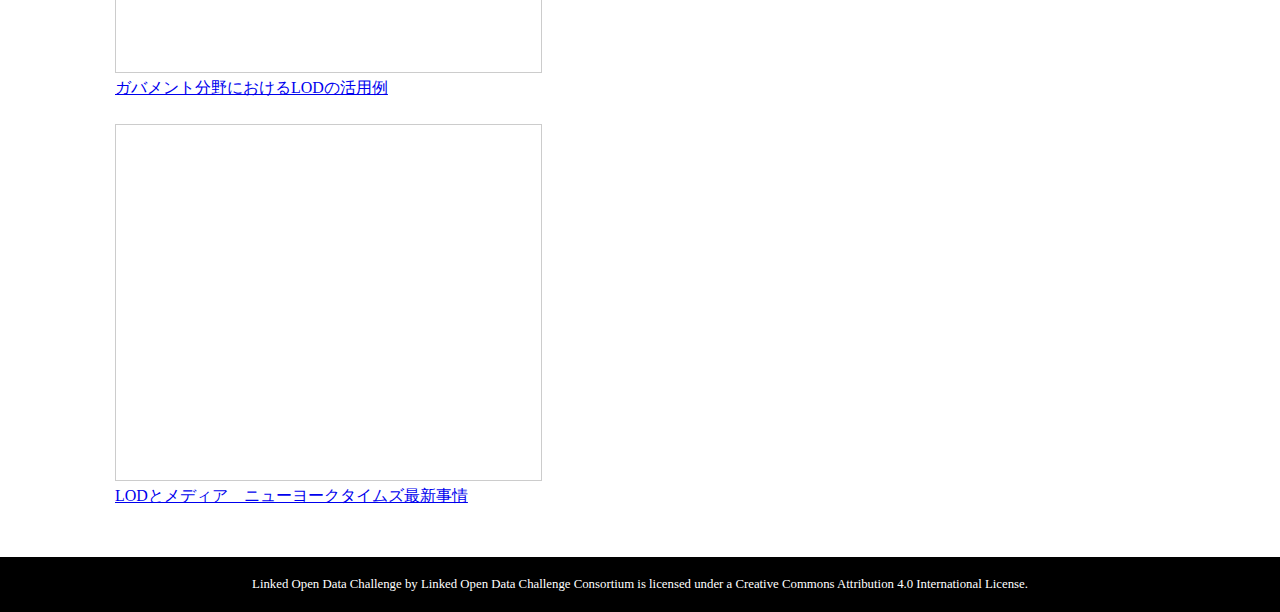
<file: docs/technical_issue_archive.html>
<!DOCTYPE html>
<html>
<head>
<meta http-equiv="Content-Type" content="text/html; charset=utf-8" />
<meta name="viewport" content="width=device-width,initial-scale=1.0,minimum-scale=1.0" />
<meta name="keywords" content="Linked Open Data Challenge 2025,LODチャレンジ2025,LODチャレンジ,Linked Open Data, LOD,オープンデータ,Open Data,Semantic Web,Ontology,人工知能,AI,ビッグデータ,データサイエンス,コンテスト,artificial intelligence" />
<meta name="description" content="Linked Open Data Challenge 2025 (LODチャレンジ2025)" />
<meta http-equiv="Content-Language" content="ja" />
<meta http-equiv="Content-Script-Type" content="text/javascript" />
<meta http-equiv="Content-Style-Type" content="text/css" />
<meta http-equiv="imagetoolbar" content="no" />
<!--OGP設定-->
<meta property="og:site_name" content="LODチャレンジ2025" />
<meta property="og:title" content="LODチャレンジ2025" />
<meta property="og:url" content="https://2025.lodc.jp/" />
<meta property="og:image" content="https://2025.lodc.jp/images/logo_img/2025_sns_share_img1.jpg" />
<meta property="og:description" content="LODチャレンジ2025 応募期間：2025.11.01～2026.01.18" />
<meta property="og:type" content="website" />

<!--Twitter Card設定-->
<meta name="twitter:card" content="summary_large_image">
<meta name="twitter:site" content="@LodJapan">
<meta name="twitter:creator" content="@LodJapan">
<meta name="twitter:title" content="LODチャレンジ2025">
<meta name="twitter:description" content="LODチャレンジ2025 応募期間：2025.11.01～2026.01.18">
<meta name="twitter:image:src" content="https://2025.lodc.jp/images/logo_img/2025_sns_share_img1.jpg">
<link rel="canonical" href="https://2025.lodc.jp/" />
<link href="./css/index.css" rel="stylesheet" type="text/css" media="all" />
<link rel="icon" href="https://2025.lodc.jp/favicon.ico"> <!-- ファビコン -->
<link rel="apple-touch-icon" sizes="180x180" href="https://2025.lodc.jp/apple-touch-icon.png"> <!-- スマホ用アイコン -->

<title>技術情報アーカイブ | LODチャレンジ</title>
</head>
<body>

<!------------------------------------ ここからヘッダーコンテンツ ---------------------------------->
<div id="headerContentsFrame">
<a href="./"><img id="headerLogoImg" src="./images/logo_img/top_logo.png"></a>
<ul id="navMenu">
	<li><a href="./">TOP</a></li>
	<li><a href="./entry.html">開催趣旨・<br>作品募集要項</a></li>
	<li><a href="./previous.html">過去の開催と<br>受賞作品等</a></li>
	<li><a href="./technical_issue.html" id="current">LOD情報交換<br>・技術情報</a></li>
	<li><a href="./committee.html">実行委員会</a></li>
	<li><a href="./sponsor_partner.html">スポンサー・<br>パートナー募集</a></li>
</ul>
</div>
<hr class="borderLine" />
<!------------------------------------ ここからメインコンテンツ ---------------------------------->
<div class="mainContentsFrame">

<h1>LODに関する技術情報（アーカイブ）</h1>

<h2>Linked Open Dataのビジョン</h2>
Webを発明したTim Berners-Lee氏が、Linked Open Dataの理念、将来の社会像について熱く語っています。
彼がデータの公開（Open）と共有（Link）を提唱したことにより、Linking Open Data運動が世界中で広まっています。日本語の字幕がついています。<br><br>
<li><a href="http://www.ted.com/talks/lang/jpn/tim_berners_lee_on_the_next_web.html" target="_blank">TED2009 Tim Berners-Lee on the next Web</a></li>
<li><a href="http://www.ted.com/talks/lang/jpn/tim_berners_lee_the_year_open_data_went_worldwide.html" target="_blank">TED2010 Tim Berners-Lee:The year open data went worldwide</a><a href="http://www.ted.com/talks/lang/jpn/tim_berners_lee_the_year_open_data_went_worldwide.html"></a><br></li>


<h2>技術コラム</h2>
<li><a href="https://www.lodc.jp/challenge2015/blog/20150223/HPC-index.html" target="_self">技術コラム第22回：地域主体でのマッピングを支える仕組みづくり</a></li>
<li><a href="https://www.lodc.jp/challenge2015/blog/20130401/HPC-index.html" target="_self">技術コラム第21回：函館の歴史資料を用いた市民に新たな発見がある写真検索システム</a></li>
<li><a href="https://www.lodc.jp/challenge2015/blog/20130327/HPC-index.html" target="_self">技術コラム第20回：SparqlEPCU／WebDocManager／LOD Browser</a></li>
<li><a href="https://www.lodc.jp/challenge2015/blog/20130326/HPC-index.html" target="_self">技術コラム第19回：depicts.azurewebsites.net</a></li>
<li><a href="https://www.lodc.jp/challenge2015/blog/20130318/HPC-index.html" target="_self">技術コラム第18回：東日本大震災アーカイブ</a></li>
<li><a href="https://www.lodc.jp/challenge2015/blog/20130306/HPC-index.html" target="_self">技術コラム第17回：Chiba Open Data Day 2013 -こどもNo.1千葉- 参加レポート</a></li>
<li><a href="https://www.lodc.jp/challenge2015/blog/20130305/HPC-index.html" target="_self">技術コラム第16回：2.23インターナショナル・オープンデータ・デー in YOKOHAMA 参加レポート（その2）</a></li>
<li><a href="https://www.lodc.jp/challenge2015/blog/20130304/HPC-index.html" target="_self">技術コラム第15回：2.23インターナショナル・オープンデータ・デー in YOKOHAMA 参加レポート（その1）</a></li>
<li><a href="https://www.lodc.jp/challenge2015/blog/20130303/HPC-index.html" target="_self">技術コラム第14回：オープンデータ東海 参加レポート</a></li>
<li><a href="https://www.lodc.jp/challenge2015/blog/20130302/HPC-index.html" target="_self">技術コラム第13回：International Open Data Hackathon Tokyo 参加レポート</a></li>
<li><a href="https://www.lodc.jp/challenge2015/blog/20130301/HPC-index.html" target="_self">技術コラム第12回：International Open Data Day in Japan 開催</a></li>
<li><a href="https://www.lodc.jp/challenge2015/blog/20130212/HPC-index.html" target="_self">技術コラム第11回：横浜オープンデータハッカソン -LODチャレンジデー in 横浜-</a></li>
<li><a href="https://www.lodc.jp/challenge2015/blog/20130129/HPC-index.html" target="_self">技術コラム第10回：LODチャレンジ2012 LODサロン参加レポート</a></li>
<li><a href="https://www.lodc.jp/challenge2015/blog/20130128/HPC-index.html" target="_self">技術コラム第9回：国内で広がるオープンデータの取り組み</a></li>
<li><a href="https://www.lodc.jp/challenge2015/blog/20120121/HPC-index.html" target="_self">技術コラム第8回：LODチャレンジデー（アイデアソン）で結成したチームによる作品応募（第5回LODチャレンジデーの成果報告）</a></li>
<li><a href="https://www.lodc.jp/challenge2015/blog/20130111/HPC-index.html" target="_self">技術コラム第7回：第8回LODチャレンジデー in はこだて</a></li>
<li><a href="https://www.lodc.jp/challenge2015/blog/20130109/HPC-index.html" target="_self">技術コラム第6回：昨今のオープンデータアイデアソン・ハッカソン、コンテストの広まりが目指すもの ～2012年の振り返りと2013年の展望～</a></li>
<li><a href="https://www.lodc.jp/challenge2015/blog/20121211/HPC-index.html" target="_self">技術コラム第5回：International Asian LOD Challenge Day</a></li>
<li><a href="https://www.lodc.jp/challenge2015/blog/20121108/HPC-index.html" target="_self">技術コラム第4回：第3回 LODチャレンジデー「オープンデータハッカソン in 鯖江」</a></li>
<li><a href="https://www.lodc.jp/challenge2015/blog/20120926/HPC-index.html" target="_self">技術コラム第4回：BioHackathon2012 in 富山 開催報告</a></li>
<li><a href="https://www.lodc.jp/challenge2015/blog/20120903/HPC-index.html" target="_self">技術コラム第3回：LinkData.jp</a></li>
<li><a href="https://www.lodc.jp/challenge2015/blog/20120810/HPC-index.html" target="_self">技術コラム第2回：ロンドンオリンピックとBBC</a></li>
<li><a href="https://www.lodc.jp/challenge2015/blog/20120802/HPC-index.html" target="_self">技術コラム第1回：saveMLAK</a></li>
<br>
<li style="font-size:120%;"><a href="https://www.lodc.jp/challenge2015/blog/">前LODチャレンジブログ・技術コラム他</a></li>
<li style="font-size:120%;"><a href="https://www.lodc.jp/blog.html">旧LODチャレンジブログ (2012 - 2015)</a></li>


<h2>LOD技術情報</h2>
<p style="margin-bottom:25px;">
<iframe src="https://www.slideshare.net/slideshow/embed_code/key/1WfB2av5u5qxH5" width="425" height="355" frameborder="0" marginwidth="0" marginheight="0" scrolling="no" class="slideFrame" allowfullscreen> </iframe>
<a href="https://www.slideshare.net/KnowledgeGraph/linked-open-data2020-lod" title="Linked Open Data勉強会2020 前編：LODの基礎・作成・公開" target="_blank">Linked Open Data勉強会2020 前編：LODの基礎・作成・公開</a>
</p>
<p style="margin-bottom:25px;">
<iframe src="https://www.slideshare.net/slideshow/embed_code/key/2iSkqdl3Zm4NBo" width="425" height="355" frameborder="0" marginwidth="0" marginheight="0" scrolling="no" class="slideFrame" allowfullscreen> </iframe>
<a href="https://www.slideshare.net/KnowledgeGraph/linked-open-data2020-sparqlsparql" title="Linked Open Data勉強会2020 後編：SPARQLの簡単な使い方、SPARQLを使った簡単なアプリ開発" target="_blank">Linked Open Data勉強会2020 後編：SPARQLの簡単な使い方、SPARQLを使った簡単なアプリ開発</a>
</p>
<p style="margin-bottom:25px;">
<iframe src="https://www.slideshare.net/slideshow/embed_code/key/HctAhY0yJH7ynh" width="425" height="355" frameborder="0" marginwidth="0" marginheight="0" scrolling="no" class="slideFrame" allowfullscreen> </iframe>
<a href="https://www.slideshare.net/uedayou/sparqllod" title="SPARQLでマッシュアップ -LOD活用のための技術紹介-" target="_blank">SPARQLでマッシュアップ -LOD活用のための技術紹介-</a>
</p>
<p style="margin-bottom:25px;">
<iframe src="https://www.slideshare.net/slideshow/embed_code/key/Ch8cQQShzSmsl7" width="425" height="355" frameborder="0" marginwidth="0" marginheight="0" scrolling="no" class="slideFrame" allowfullscreen> </iframe>
<a href="https://www.slideshare.net/lodjapan/lod-14067254" title="Linked Open Dataとは" target="_blank">Linked Open Dataとは</a>
</p>
<p style="margin-bottom:25px;">
<iframe src="https://www.slideshare.net/slideshow/embed_code/key/LZfcqJWlu7Ky6D" width="425" height="355" frameborder="0" marginwidth="0" marginheight="0" scrolling="no" class="slideFrame" allowfullscreen> </iframe>
<a href="https://www.slideshare.net/lodjapan/lod-10212356" title="LODを閲覧する／作成する" target="_blank">LODを閲覧する／作成する</a>
</p>

<h2>LODを積極的に活用している各分野の先進的な取組紹介</h2>
<p style="margin-bottom:25px;">
<iframe src="https://www.slideshare.net/slideshow/embed_code/9857870" width="425" height="355" frameborder="0" marginwidth="0" marginheight="0" scrolling="no" class="slideFrame" allowfullscreen></iframe>
<a href="http://www.slideshare.net/lodjapan/linked-open-data-9857870" title="ライフサイエンス分野におけるLinked Open Dataの活用例" target="_blank">ライフサイエンス分野におけるLinked Open Dataの活用例</a>
</p>
<p style="margin-bottom:25px;">
<iframe src="https://www.slideshare.net/slideshow/embed_code/10167924" width="425" height="355" frameborder="0" marginwidth="0" marginheight="0" scrolling="no" class="slideFrame" allowfullscreen></iframe>
<a href="http://www.slideshare.net/lodjapan/ss-10167924" title="学術分野の事例紹介" target="_blank">学術分野の事例紹介</a>
</p>
<p style="margin-bottom:25px;">
<iframe src="https://www.slideshare.net/slideshow/embed_code/10181952" width="425" height="355" frameborder="0" marginwidth="0" marginheight="0" scrolling="no" class="slideFrame" allowfullscreen></iframe>
<a href="http://www.slideshare.net/lodjapan/linked-open-data-10181952" title="地理空間情報におけるLinked Open Dataの活用例" target="_blank">地理空間情報におけるLinked Open Dataの活用例</a>
</p>
<p style="margin-bottom:25px;">
<iframe src="https://www.slideshare.net/slideshow/embed_code/10212631" width="425" height="355" frameborder="0" marginwidth="0" marginheight="0" scrolling="no" class="slideFrame" allowfullscreen></iframe>
<a href="http://www.slideshare.net/lodjapan/lod-10212631" title="ガバメント分野におけるLODの活用例" target="_blank">ガバメント分野におけるLODの活用例</a>
</p>
<p style="margin-bottom:25px;">
<iframe src="https://www.slideshare.net/slideshow/embed_code/10212602" width="425" height="355" frameborder="0" marginwidth="0" marginheight="0" scrolling="no" class="slideFrame" allowfullscreen></iframe>
<a href="http://www.slideshare.net/lodjapan/lod-10212602" title="LODとメディア　ニューヨークタイムズ最新事情" target="_blank">LODとメディア　ニューヨークタイムズ最新事情</a>
</p>








</div>
<div id="footerContentsFrame">
	<p id="copyright">
		Linked Open Data Challenge by Linked Open Data Challenge Consortium is licensed under a Creative Commons Attribution 4.0 International License.
	</p>
</div>
</body>
</html>
</file>
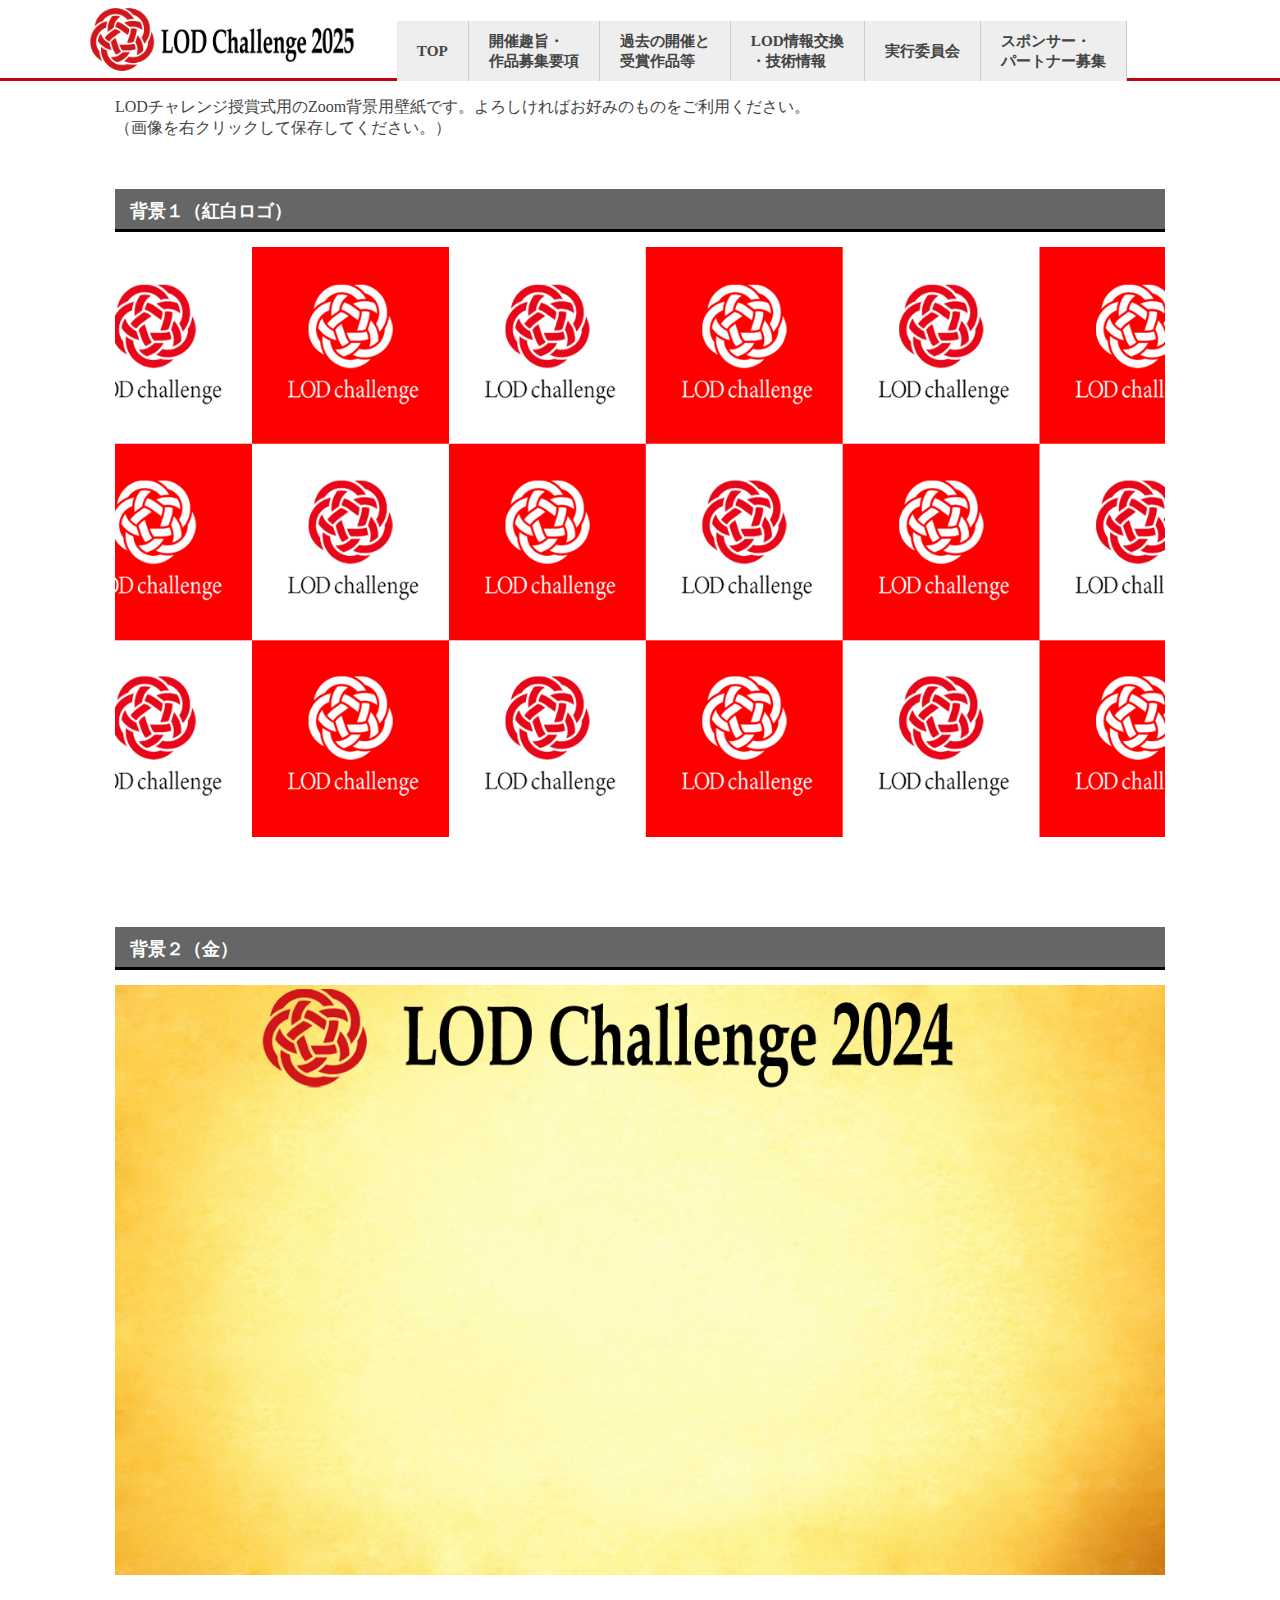
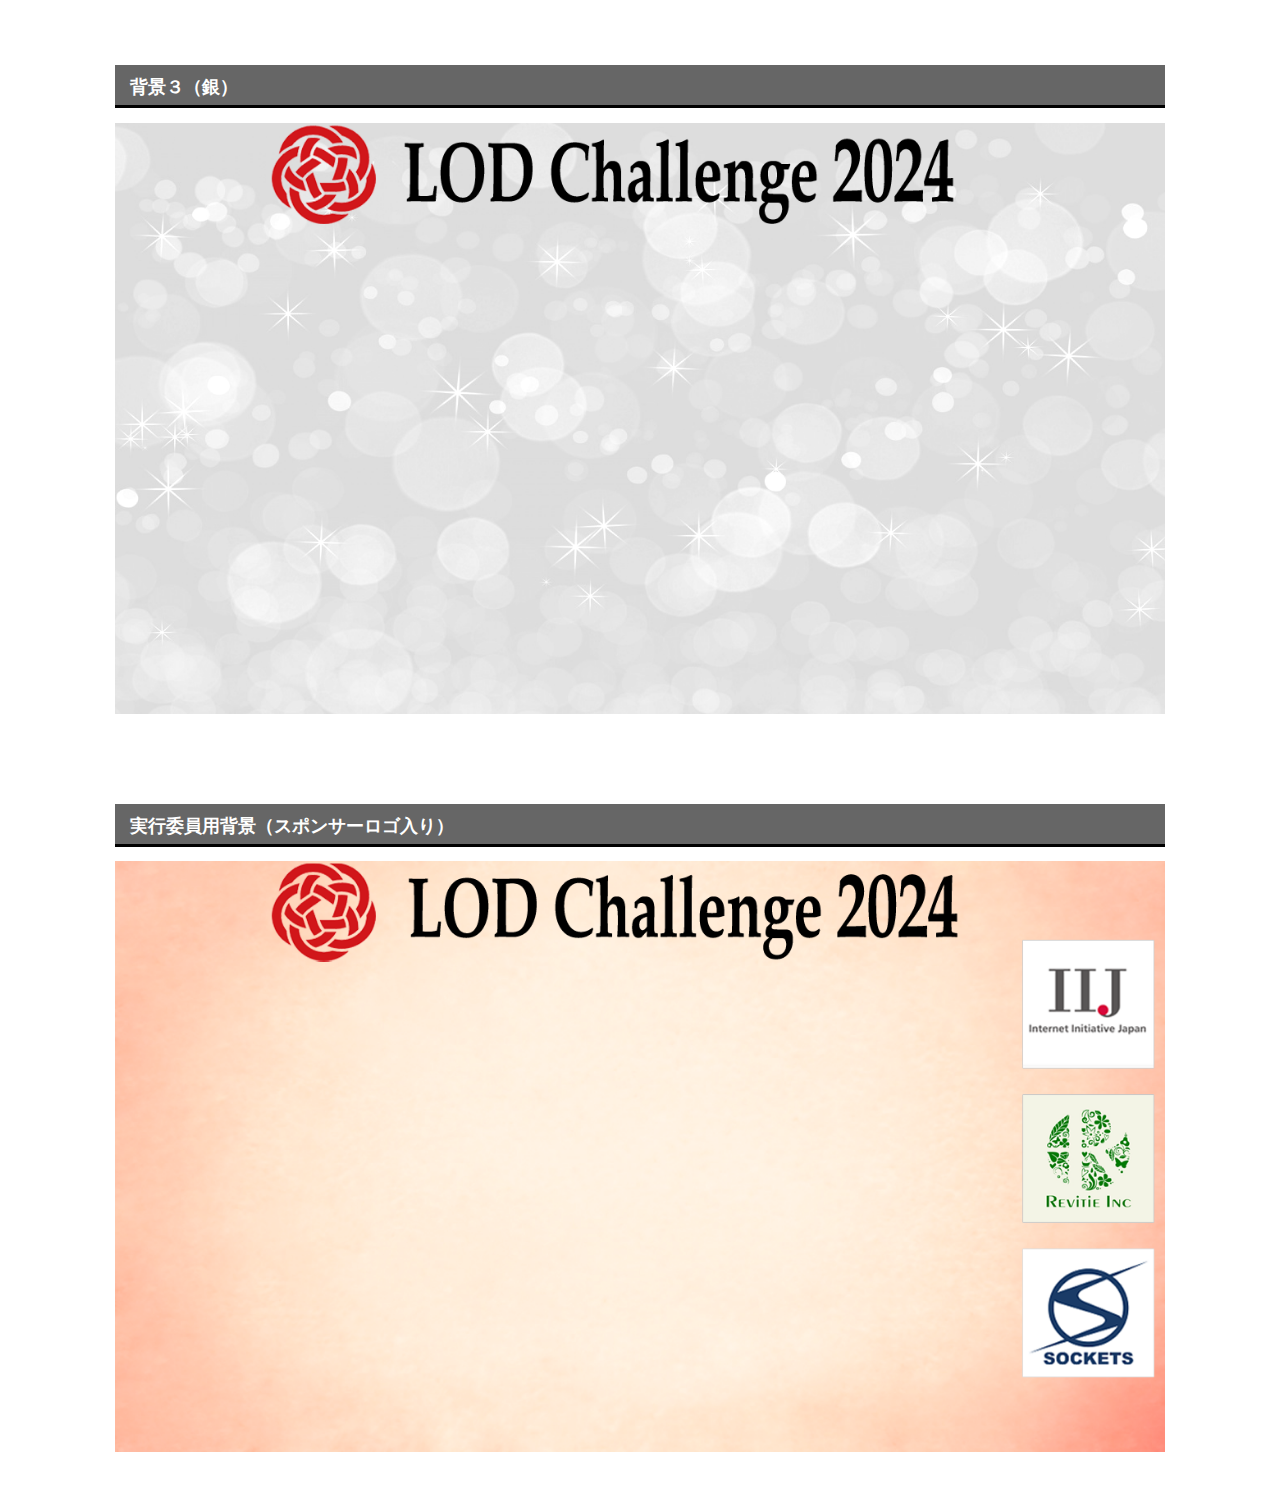
<file: docs/xxxxx_awardBackgroundimagedownload.html>
<!DOCTYPE html>
<html>
<head>
<meta http-equiv="Content-Type" content="text/html; charset=utf-8" />
<meta name="viewport" content="width=device-width,initial-scale=1.0,minimum-scale=1.0" />
<meta name="keywords" content="Linked Open Data Challenge 2025,LODチャレンジ2025,LODチャレンジ,Linked Open Data, LOD,オープンデータ,Open Data,Semantic Web,Ontology,人工知能,AI,ビッグデータ,データサイエンス,コンテスト,artificial intelligence" />
<meta name="description" content="Linked Open Data Challenge 2025 (LODチャレンジ2025)" />
<meta http-equiv="Content-Language" content="ja" />
<meta http-equiv="Content-Script-Type" content="text/javascript" />
<meta http-equiv="Content-Style-Type" content="text/css" />
<meta http-equiv="imagetoolbar" content="no" />
<!--OGP設定-->
<meta property="og:site_name" content="LODチャレンジ2025" />
<meta property="og:title" content="LODチャレンジ2025" />
<meta property="og:url" content="https://2025.lodc.jp/" />
<meta property="og:image" content="https://2025.lodc.jp/images/logo_img/2025_sns_share_img1.jpg" />
<meta property="og:description" content="LODチャレンジ2025 応募期間：2025.X.XX～2025.XX.XX" />
<meta property="og:type" content="website" />

<!--Twitter Card設定-->
<meta name="twitter:card" content="summary_large_image">
<meta name="twitter:site" content="@LodJapan">
<meta name="twitter:creator" content="@LodJapan">
<meta name="twitter:title" content="LODチャレンジ2025">
<meta name="twitter:description" content="LODチャレンジ2025 応募期間：2025.X.XX～2025.XX.XX">
<meta name="twitter:image:src" content="https://2025.lodc.jp/images/logo_img/2025_sns_share_img1.jpg">
<link rel="canonical" href="https://2025.lodc.jp/" />
<link href="./css/index.css" rel="stylesheet" type="text/css" media="all" />
<link rel="icon" href="https://2025.lodc.jp/favicon.ico"> <!-- ファビコン -->
<link rel="apple-touch-icon" sizes="180x180" href="https://2025.lodc.jp/apple-touch-icon.png"> <!-- スマホ用アイコン -->

<title>Zoom背景用壁紙 | 2025</title>
</head>
<body>

<!------------------------------------ ここからヘッダーコンテンツ ---------------------------------->
<div id="headerContentsFrame">
<a href="./"><img id="headerLogoImg" src="./images/logo_img/top_logo.png"></a>
<ul id="navMenu">
	<li><a href="./">TOP</a></li>
	<li><a href="./entry.html">開催趣旨・<br>作品募集要項</a></li>
	<li><a href="./previous.html">過去の開催と<br>受賞作品等</a></li>
	<li><a href="./technical_issue.html">LOD情報交換<br>・技術情報</a></li>
	<li><a href="./committee.html">実行委員会</a></li>
	<li><a href="./sponsor_partner.html">スポンサー・<br>パートナー募集</a></li>
</ul>
</div>
<hr class="borderLine" />
<!------------------------------------ ここからメインコンテンツ ---------------------------------->
<div class="mainContentsFrame">

<body>
	<div id="wrapper">
		<div id="header" class="clearfix"></div>
		<div id="mainImgBox"><p id="mainImg"></p></div>
		<div id="mainContents">
				<div class="contents">
				
<!-- 以下にコンテンツを記載する -->

LODチャレンジ授賞式用のZoom背景用壁紙です。よろしければお好みのものをご利用ください。<br>
（画像を右クリックして保存してください。）

<h2>背景１（紅白ロゴ）</h2>
<img src="images/background/back001.png" style="width:100%;">
<br>
<br>
<br>

<h2>背景２（金）</h2>
<img src="images/background/back002.png" style="width:100%;">
<br>
<br>
<br>

<h2>背景３（銀）</h2>
<img src="images/background/back003.png" style="width:100%;">
<br>
<br>
<br>

<h2>実行委員用背景（スポンサーロゴ入り）</h2>
<img src="images/background/back004.png" style="width:100%;">
<br>
<br>
<br>


<!-- コンテンツここまで -->

				</div>
		</div>
		<div id="footer"></div>
	</div>
</body>
</html>
</file>
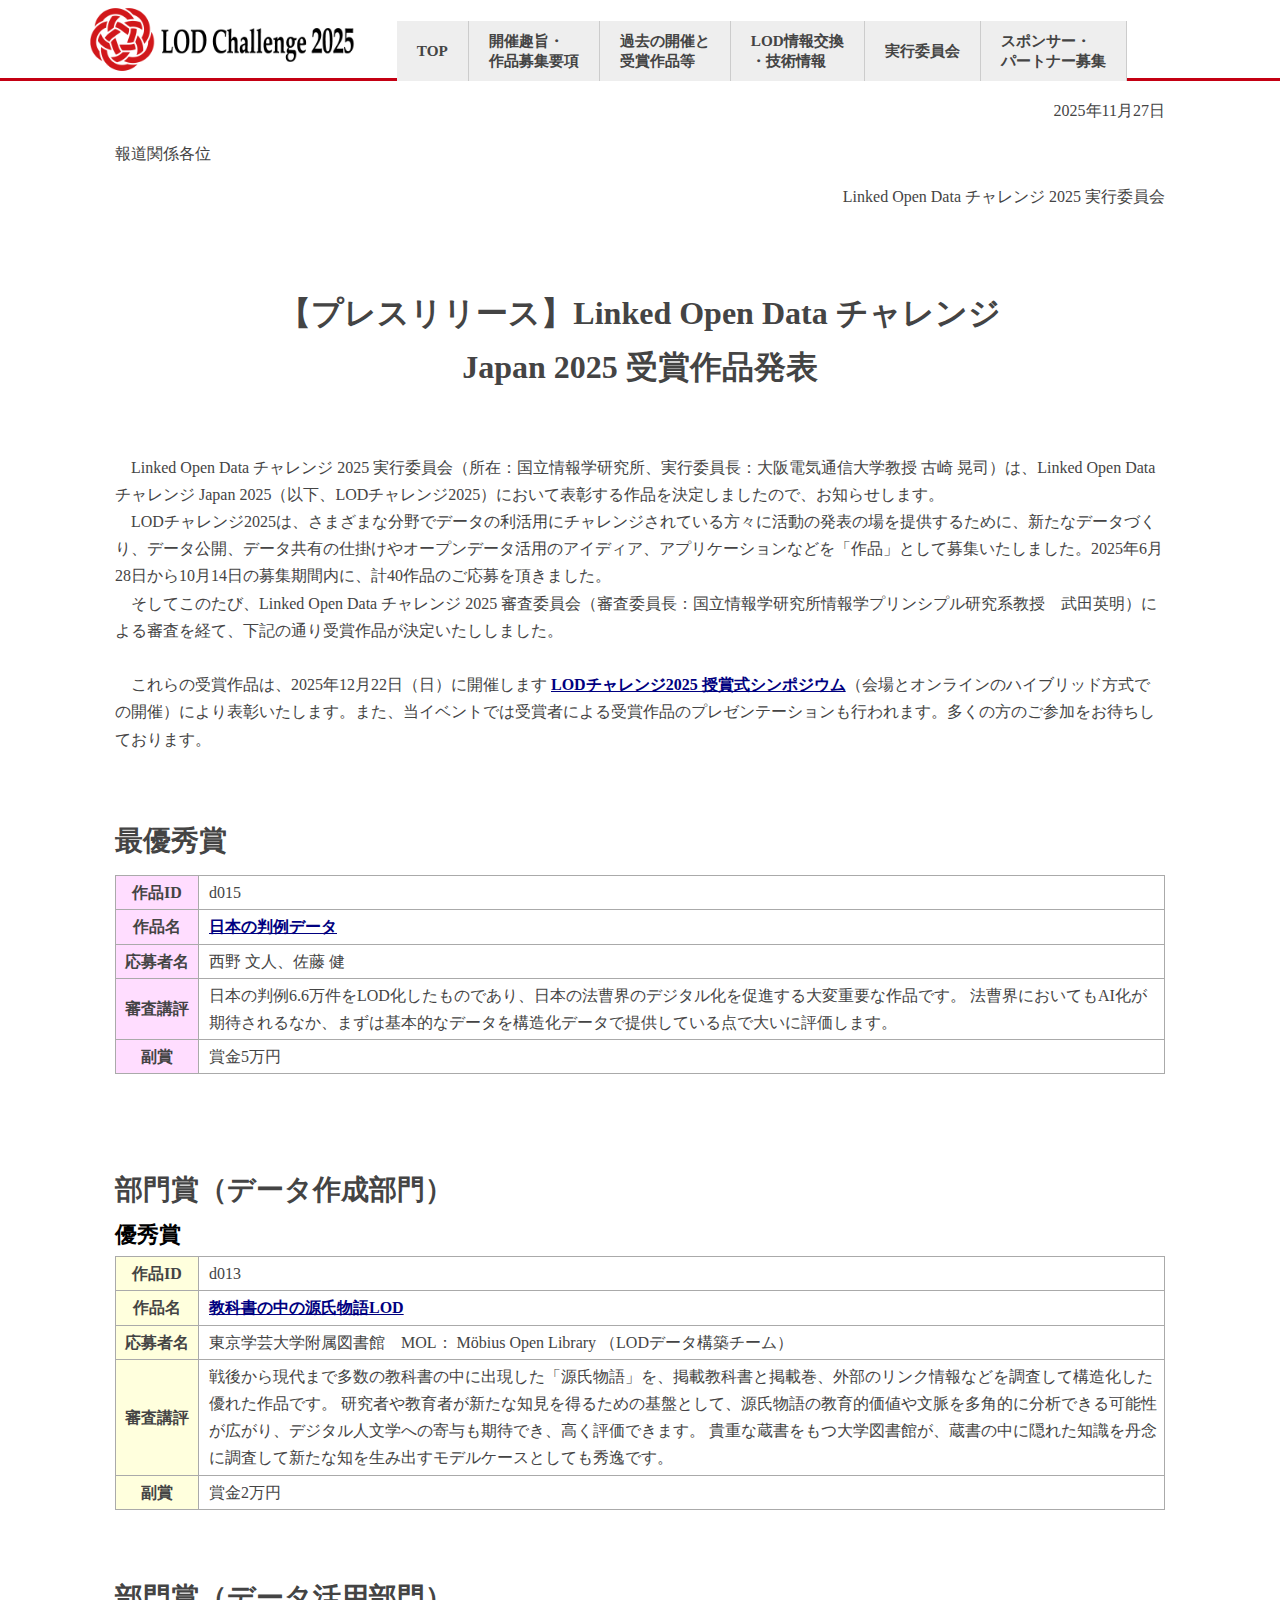
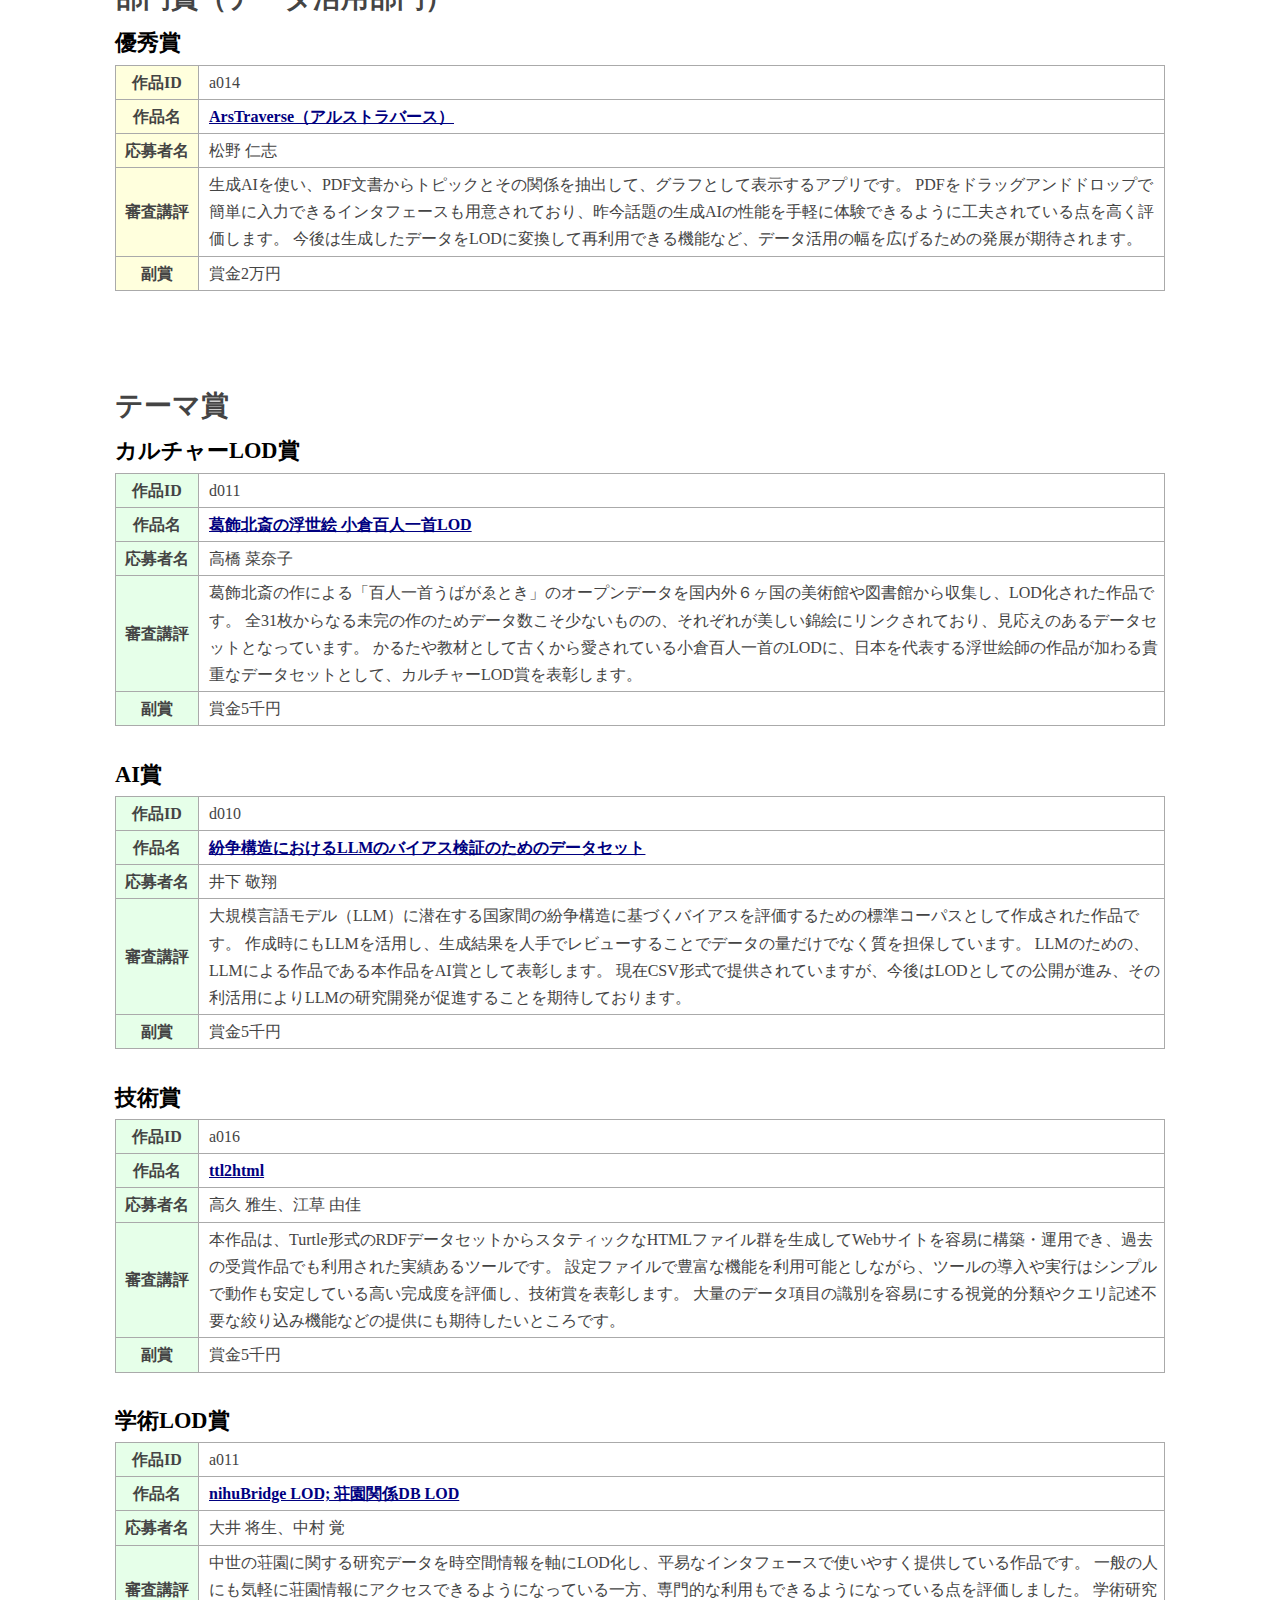
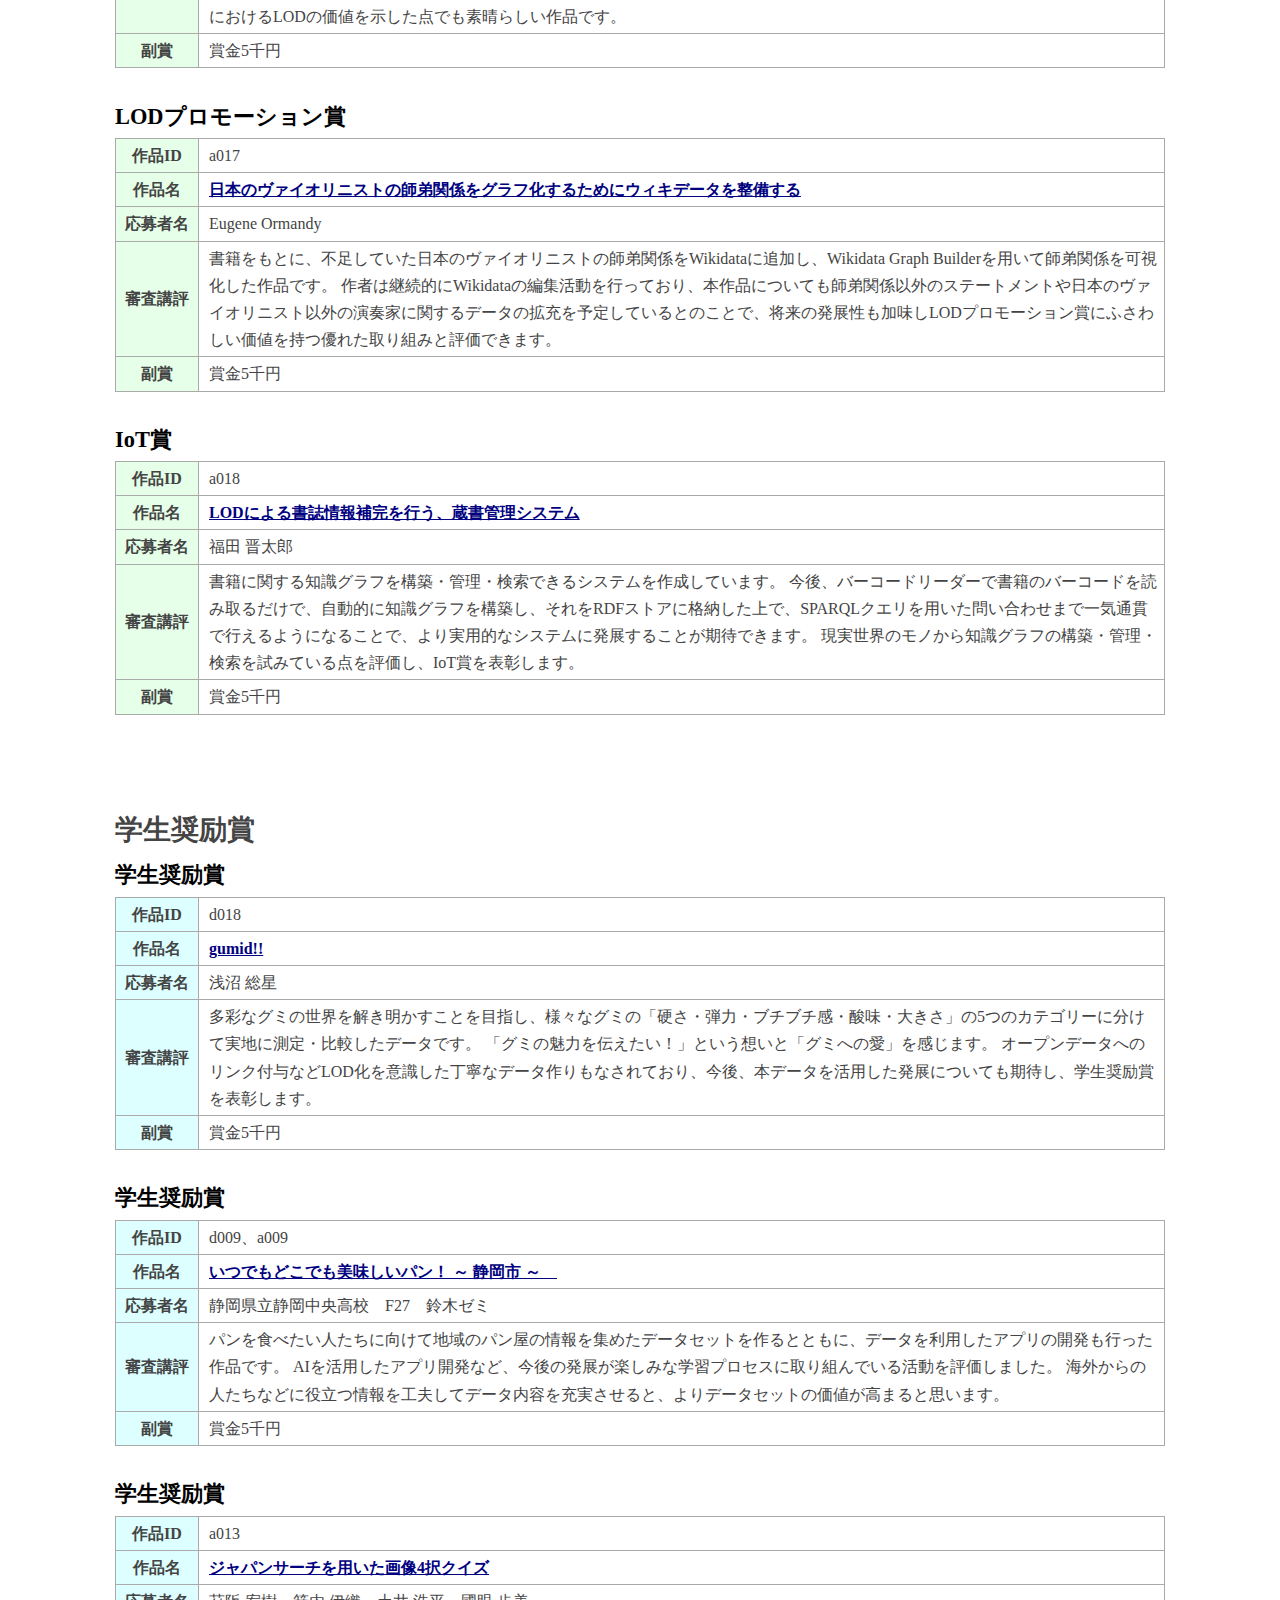
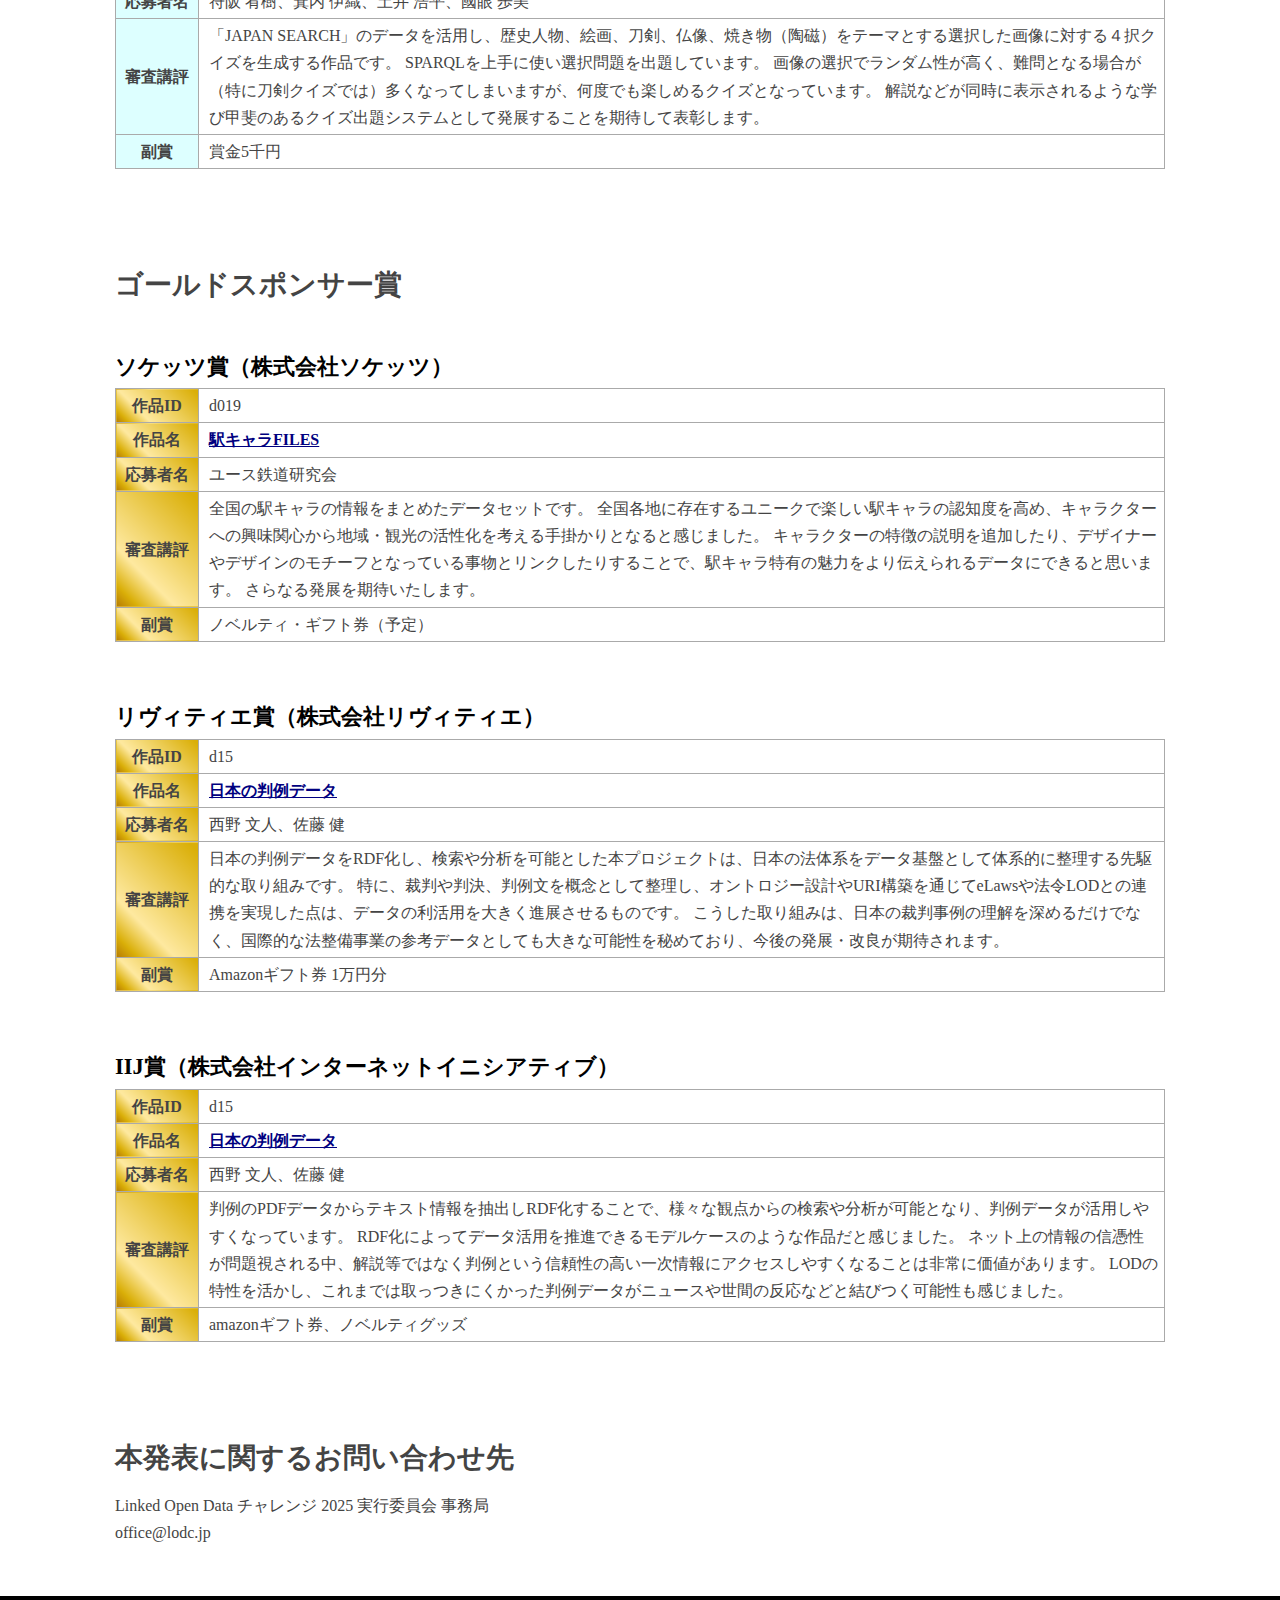
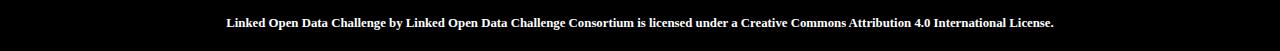
<file: docs/xxxxx_awardPressRelease2025.html>
<!DOCTYPE html>
<html>
<head>
<meta http-equiv="Content-Type" content="text/html; charset=utf-8" />
<meta name="viewport" content="width=device-width,initial-scale=1.0,minimum-scale=1.0" />
<meta name="keywords" content="Linked Open Data Challenge 2025,LODチャレンジ2025,LODチャレンジ,Linked Open Data, LOD,オープンデータ,Open Data,Semantic Web,Ontology,人工知能,AI,ビッグデータ,データサイエンス,コンテスト,artificial intelligence" />
<meta name="description" content="Linked Open Data Challenge 2025 (LODチャレンジ2025)" />
<meta http-equiv="Content-Language" content="ja" />
<meta http-equiv="Content-Script-Type" content="text/javascript" />
<meta http-equiv="Content-Style-Type" content="text/css" />
<meta http-equiv="imagetoolbar" content="no" />
<!--OGP設定-->
<meta property="og:site_name" content="LODチャレンジ2025" />
<meta property="og:title" content="LODチャレンジ2025" />
<meta property="og:url" content="https://2025.lodc.jp/" />
<meta property="og:image" content="https://2025.lodc.jp/images/logo_img/2025_sns_share_img1.jpg" />
<meta property="og:description" content="LODチャレンジ2025 応募期間：2025.X.XX～2025.XX.XX" />
<meta property="og:type" content="website" />

<!--Twitter Card設定-->
<meta name="twitter:card" content="summary_large_image">
<meta name="twitter:site" content="@LodJapan">
<meta name="twitter:creator" content="@LodJapan">
<meta name="twitter:title" content="LODチャレンジ2025">
<meta name="twitter:description" content="LODチャレンジ2025 応募期間：2025.X.XX～2025.XX.XX">
<meta name="twitter:image:src" content="https://2025.lodc.jp/images/logo_img/2025_sns_share_img1.jpg">
<link rel="canonical" href="https://2025.lodc.jp/" />
<link href="./css/index.css" rel="stylesheet" type="text/css" media="all" />
<link rel="icon" href="https://2025.lodc.jp/favicon.ico"> <!-- ファビコン -->
<link rel="apple-touch-icon" sizes="180x180" href="https://2025.lodc.jp/apple-touch-icon.png"> <!-- スマホ用アイコン -->

<title>【プレスリリース】Linked Open Data チャレンジ 2025 受賞作品発表</title>

<style type="text/css">
.mainContentsFrame {
	line-height:1.7;
}
p {
    font-weight:bold;
}
table {
    border-collapse: collapse;
}
.thclass{
    width:80px;
	border: solid 1px #aaaaaa;
	font-size:100%;
	background: #E6FFE9;
}
.thclassColor1{
	background: #FFDDFF;
}
.thclassColor2{
	background: #FFFFDD;
}
.thclassColor3{
	background: #DDFFFF;
}
.thclassColor4{
	background: linear-gradient(45deg, #B67B03 0%, #DAAF08 11%, #FEE9A0 30%, #DAAF08 95% 100%);
}
.tdclass{
	border: solid 1px #aaaaaa;
    padding:3px 4px 3px 10px;
	font-size:100%;
}
.titleClass {
	font-size:xx-large;
	text-align:center;
}
.awardName {
	line-height:1;
	font-size:175%;
	text-align:left;
	margin:20px 0;
}
.awardNameSmall {
	line-height:1;
	font-size:140%;
	text-align:left;
	color:#000000;
	margin:10px 0;
}
.awardPrize {
	font-size:medium;
}
a:link { color: #000080; }
a:visited { color: #000080; }
a:hover { color: #0000ff; }
a:active { color: #ff8000; }

@media only screen and (max-width:750px){
    div#header{
        width: 100%;
    }
    div#mainImgBox{
        width: 100%;
    }
    div#footer{
        width: 100%;
    }
    div#mainContents{
        width: 100%;
        padding:0;
        margin:0;
    }
    .honbun{
        font-size:90%;
    }
	.titleClass {
		font-size:x-large;
	}
	.thclass{
		width:70px;
		padding:1px 3px 1px 3px;
		font-size:90%;
	}
	.tdclass{
		padding:1px 3px 1px 3px;
		font-size:90%;
	}
}
</style>

</head>
<body>
<!------------------------------------ ここからヘッダーコンテンツ ---------------------------------->
<div id="headerContentsFrame">
<a href="./"><img id="headerLogoImg" src="./images/logo_img/top_logo.png"></a>
<ul id="navMenu">
	<li><a href="./">TOP</a></li>
	<li><a href="./entry.html">開催趣旨・<br>作品募集要項</a></li>
	<li><a href="./previous.html">過去の開催と<br>受賞作品等</a></li>
	<li><a href="./technical_issue.html">LOD情報交換<br>・技術情報</a></li>
	<li><a href="./committee.html">実行委員会</a></li>
	<li><a href="./sponsor_partner.html">スポンサー・<br>パートナー募集</a></li>
</ul>
</div>
<hr class="borderLine" />
<!------------------------------------ ここからメインコンテンツ ---------------------------------->
<div class="mainContentsFrame">

<p style="text-align:right;font-weight:normal;">2025年11月27日</p>
<p style="text-align:left;font-weight:normal;">報道関係各位</p>
<p style="text-align:right;font-weight:normal;">Linked Open Data チャレンジ 2025 実行委員会</p>
<br>
<p class="titleClass">【プレスリリース】Linked Open Data チャレンジ<br> Japan 2025 受賞作品発表</p>

<br>
<span class="honbun">
　Linked Open Data チャレンジ 2025 実行委員会（所在：国立情報学研究所、実行委員長：大阪電気通信大学教授 古崎 晃司）は、Linked Open Data チャレンジ Japan 2025（以下、LODチャレンジ2025）において表彰する作品を決定しましたので、お知らせします。<br>
　LODチャレンジ2025は、さまざまな分野でデータの利活用にチャレンジされている方々に活動の発表の場を提供するために、新たなデータづくり、データ公開、データ共有の仕掛けやオープンデータ活用のアイディア、アプリケーションなどを「作品」として募集いたしました。2025年6月28日から10月14日の募集期間内に、計40作品のご応募を頂きました。<br>
　そしてこのたび、Linked Open Data チャレンジ 2025 審査委員会（審査委員長：国立情報学研究所情報学プリンシプル研究系教授　武田英明）による審査を経て、下記の通り受賞作品が決定いたししました。<br><br>
　これらの受賞作品は、2025年12月22日（日）に開催します <b><a href="https://lodc2025awards.peatix.com/">LODチャレンジ2025 授賞式シンポジウム</a></b>（会場とオンラインのハイブリッド方式での開催）により表彰いたします。また、当イベントでは受賞者による受賞作品のプレゼンテーションも行われます。多くの方のご参加をお待ちしております。<br>
</span>
<br><br>

<p class="awardName">最優秀賞</p>
<table>
<tr><th class="thclass thclassColor1">作品ID</th><td class="tdclass">d015</td></tr>
<tr><th class="thclass thclassColor1">作品名</th><td class="tdclass" style="font-weight:bold;">
<a href="https://idea.linkdata.org/idea/idea1s4030i" target="_blank">
日本の判例データ
</a>
</td></tr>
<tr><th class="thclass thclassColor1">応募者名</th><td class="tdclass">
西野 文人、佐藤 健
</td></tr>
<tr><th class="thclass thclassColor1">審査講評</th><td class="tdclass">
日本の判例6.6万件をLOD化したものであり、日本の法曹界のデジタル化を促進する大変重要な作品です。
法曹界においてもAI化が期待されるなか、まずは基本的なデータを構造化データで提供している点で大いに評価します。
</td></tr>
<tr><th class="thclass thclassColor1">副賞</th><td class="tdclass">
賞金5万円
</td></tr>
</table>

<br><br><br>
<p class="awardName">部門賞（データ作成部門）</p>

<p class="awardNameSmall">優秀賞</p>
<table>
<tr><th class="thclass thclassColor2">作品ID</th><td class="tdclass">d013</td></tr>
<tr><th class="thclass thclassColor2">作品名</th><td class="tdclass" style="font-weight:bold;">
<a href="https://idea.linkdata.org/idea/idea1s4023i" target="_blank">
教科書の中の源氏物語LOD
</a>
</td></tr>
<tr><th class="thclass thclassColor2">応募者名</th><td class="tdclass">
東京学芸大学附属図書館　MOL： Möbius Open Library （LODデータ構築チーム）
</td></tr>
<tr><th class="thclass thclassColor2">審査講評</th><td class="tdclass">
戦後から現代まで多数の教科書の中に出現した「源氏物語」を、掲載教科書と掲載巻、外部のリンク情報などを調査して構造化した優れた作品です。
研究者や教育者が新たな知見を得るための基盤として、源氏物語の教育的価値や文脈を多角的に分析できる可能性が広がり、デジタル人文学への寄与も期待でき、高く評価できます。
貴重な蔵書をもつ大学図書館が、蔵書の中に隠れた知識を丹念に調査して新たな知を生み出すモデルケースとしても秀逸です。
</td></tr>
<tr><th class="thclass thclassColor2">副賞</th><td class="tdclass">
賞金2万円
</td></tr>
</table>
<br>

<br>
<p class="awardName">部門賞（データ活用部門）</p>
<p class="awardNameSmall">優秀賞</p>
<table>
<tr><th class="thclass thclassColor2">作品ID</th><td class="tdclass">a014</td></tr>
<tr><th class="thclass thclassColor2">作品名</th><td class="tdclass" style="font-weight:bold;">
<a href="https://idea.linkdata.org/idea/idea1s4024i" target="_blank">
ArsTraverse（アルストラバース）
</a>
</td></tr>
<tr><th class="thclass thclassColor2">応募者名</th><td class="tdclass">
松野 仁志
</td></tr>
<tr><th class="thclass thclassColor2">審査講評</th><td class="tdclass">
生成AIを使い、PDF文書からトピックとその関係を抽出して、グラフとして表示するアプリです。
PDFをドラッグアンドドロップで簡単に入力できるインタフェースも用意されており、昨今話題の生成AIの性能を手軽に体験できるように工夫されている点を高く評価します。
今後は生成したデータをLODに変換して再利用できる機能など、データ活用の幅を広げるための発展が期待されます。
</td></tr>
<tr><th class="thclass thclassColor2">副賞</th><td class="tdclass">
賞金2万円
</td></tr>
</table>

<br><br><br>
<p class="awardName">テーマ賞</p>


<p class="awardNameSmall">カルチャーLOD賞</p>
<table>
<tr><th class="thclass">作品ID</th><td class="tdclass">d011</td></tr>
<tr><th class="thclass">作品名</th><td class="tdclass" style="font-weight:bold;">
<a href="https://idea.linkdata.org/idea/idea1s4001i" target="_blank">
葛飾北斎の浮世絵 小倉百人一首LOD
</a>
</td></tr>
<tr><th class="thclass">応募者名</th><td class="tdclass">
高橋 菜奈子
</td></tr>
<tr><th class="thclass">審査講評</th><td class="tdclass">
葛飾北斎の作による「百人一首うばがゑとき」のオープンデータを国内外６ヶ国の美術館や図書館から収集し、LOD化された作品です。
全31枚からなる未完の作のためデータ数こそ少ないものの、それぞれが美しい錦絵にリンクされており、見応えのあるデータセットとなっています。
かるたや教材として古くから愛されている小倉百人一首のLODに、日本を代表する浮世絵師の作品が加わる貴重なデータセットとして、カルチャーLOD賞を表彰します。
</td></tr>
<tr><th class="thclass">副賞</th><td class="tdclass">
賞金5千円
</td></tr>
</table>

<br>
<p class="awardNameSmall">AI賞</p>
<table>
<tr><th class="thclass">作品ID</th><td class="tdclass">d010</td></tr>
<tr><th class="thclass">作品名</th><td class="tdclass" style="font-weight:bold;">
<a href="https://hip-snapdragon-86e.notion.site/LOD-2025-fa775e044d344cbab41d9a888216b1ab?pvs=4" target="_blank">
紛争構造におけるLLMのバイアス検証のためのデータセット
</a>
</td></tr>
<tr><th class="thclass">応募者名</th><td class="tdclass">
井下 敬翔
</td></tr>
<tr><th class="thclass">審査講評</th><td class="tdclass">
大規模言語モデル（LLM）に潜在する国家間の紛争構造に基づくバイアスを評価するための標準コーパスとして作成された作品です。
作成時にもLLMを活用し、生成結果を人手でレビューすることでデータの量だけでなく質を担保しています。
LLMのための、LLMによる作品である本作品をAI賞として表彰します。
現在CSV形式で提供されていますが、今後はLODとしての公開が進み、その利活用によりLLMの研究開発が促進することを期待しております。
</td></tr>
<tr><th class="thclass">副賞</th><td class="tdclass">
賞金5千円
</td></tr>
</table>

<br>
<p class="awardNameSmall">技術賞</p>
<table>
<tr><th class="thclass">作品ID</th><td class="tdclass">a016</td></tr>
<tr><th class="thclass">作品名</th><td class="tdclass" style="font-weight:bold;">
<a href="https://github.com/masao/ttl2html/wiki/LODC2025" target="_blank">
ttl2html
</a>
</td></tr>
<tr><th class="thclass">応募者名</th><td class="tdclass">
高久 雅生、江草 由佳
</td></tr>
<tr><th class="thclass">審査講評</th><td class="tdclass">
本作品は、Turtle形式のRDFデータセットからスタティックなHTMLファイル群を生成してWebサイトを容易に構築・運用でき、過去の受賞作品でも利用された実績あるツールです。
設定ファイルで豊富な機能を利用可能としながら、ツールの導入や実行はシンプルで動作も安定している高い完成度を評価し、技術賞を表彰します。
大量のデータ項目の識別を容易にする視覚的分類やクエリ記述不要な絞り込み機能などの提供にも期待したいところです。
</td></tr>
<tr><th class="thclass">副賞</th><td class="tdclass">
賞金5千円
</td></tr>
</table>

<br>
<p class="awardNameSmall">学術LOD賞</p>
<table>
<tr><th class="thclass">作品ID</th><td class="tdclass">a011</td></tr>
<tr><th class="thclass">作品名</th><td class="tdclass" style="font-weight:bold;">
<a href="https://idea.linkdata.org/idea/idea1s4004i" target="_blank">
nihuBridge LOD; 荘園関係DB LOD
</a>
</td></tr>
<tr><th class="thclass">応募者名</th><td class="tdclass">
大井 将生、中村 覚
</td></tr>
<tr><th class="thclass">審査講評</th><td class="tdclass">
中世の荘園に関する研究データを時空間情報を軸にLOD化し、平易なインタフェースで使いやすく提供している作品です。
一般の人にも気軽に荘園情報にアクセスできるようになっている一方、専門的な利用もできるようになっている点を評価しました。
学術研究におけるLODの価値を示した点でも素晴らしい作品です。
</td></tr>
<tr><th class="thclass">副賞</th><td class="tdclass">
賞金5千円
</td></tr>
</table>

<br>
<p class="awardNameSmall">LODプロモーション賞</p>
<table>
<tr><th class="thclass">作品ID</th><td class="tdclass">a017</td></tr>
<tr><th class="thclass">作品名</th><td class="tdclass" style="font-weight:bold;">
<a href="https://diff.wikimedia.org/ja/2025/07/18/日本のヴァイオリニストの師弟関係をグラフ化す/" target="_blank">
日本のヴァイオリニストの師弟関係をグラフ化するためにウィキデータを整備する
</a>
</td></tr>
<tr><th class="thclass">応募者名</th><td class="tdclass">
Eugene Ormandy
</td></tr>
<tr><th class="thclass">審査講評</th><td class="tdclass">
書籍をもとに、不足していた日本のヴァイオリニストの師弟関係をWikidataに追加し、Wikidata Graph Builderを用いて師弟関係を可視化した作品です。
作者は継続的にWikidataの編集活動を行っており、本作品についても師弟関係以外のステートメントや日本のヴァイオリニスト以外の演奏家に関するデータの拡充を予定しているとのことで、将来の発展性も加味しLODプロモーション賞にふさわしい価値を持つ優れた取り組みと評価できます。
</td></tr>
<tr><th class="thclass">副賞</th><td class="tdclass">
賞金5千円
</td></tr>
</table>

<br>
<p class="awardNameSmall">IoT賞</p>
<table>
<tr><th class="thclass">作品ID</th><td class="tdclass">a018</td></tr>
<tr><th class="thclass">作品名</th><td class="tdclass" style="font-weight:bold;">
<a href="https://github.com/shunafuku/labBooksSearch" target="_blank">
LODによる書誌情報補完を行う、蔵書管理システム
</a>
</td></tr>
<tr><th class="thclass">応募者名</th><td class="tdclass">
福田 晋太郎
</td></tr>
<tr><th class="thclass">審査講評</th><td class="tdclass">
書籍に関する知識グラフを構築・管理・検索できるシステムを作成しています。
今後、バーコードリーダーで書籍のバーコードを読み取るだけで、自動的に知識グラフを構築し、それをRDFストアに格納した上で、SPARQLクエリを用いた問い合わせまで一気通貫で行えるようになることで、より実用的なシステムに発展することが期待できます。
現実世界のモノから知識グラフの構築・管理・検索を試みている点を評価し、IoT賞を表彰します。
</td></tr>
<tr><th class="thclass">副賞</th><td class="tdclass">
賞金5千円
</td></tr>
</table>


<br><br><br>
<p class="awardName">学生奨励賞</p>


<p class="awardNameSmall">学生奨励賞</p>
<table>
<tr><th class="thclass thclassColor3">作品ID</th><td class="tdclass">d018</td></tr>
<tr><th class="thclass thclassColor3">作品名</th><td class="tdclass" style="font-weight:bold;">
<a href="https://linkingopendata.com/gumid/" target="_blank">
gumid!!
</a>
</td></tr>
<tr><th class="thclass thclassColor3">応募者名</th><td class="tdclass">
浅沼 総星
</td></tr>
<tr><th class="thclass thclassColor3">審査講評</th><td class="tdclass">
多彩なグミの世界を解き明かすことを目指し、様々なグミの「硬さ・弾力・ブチブチ感・酸味・大きさ」の5つのカテゴリーに分けて実地に測定・比較したデータです。
「グミの魅力を伝えたい！」という想いと「グミへの愛」を感じます。
オープンデータへのリンク付与などLOD化を意識した丁寧なデータ作りもなされており、今後、本データを活用した発展についても期待し、学生奨励賞を表彰します。
</td></tr>
<tr><th class="thclass thclassColor3">副賞</th><td class="tdclass">
賞金5千円
</td></tr>
</table>

<br>
<p class="awardNameSmall">学生奨励賞</p>
<table>
<tr><th class="thclass thclassColor3">作品ID</th><td class="tdclass">d009、a009</td></tr>
<tr><th class="thclass thclassColor3">作品名</th><td class="tdclass" style="font-weight:bold;">
<a href="https://sites.google.com/view/shizuoka-cyuou/%E6%A6%82%E8%A6%81" target="_blank">
いつでもどこでも美味しいパン！ ～ 静岡市 ～　
</a>
</td></tr>
<tr><th class="thclass thclassColor3">応募者名</th><td class="tdclass">
静岡県立静岡中央高校　F27　鈴木ゼミ
</td></tr>
<tr><th class="thclass thclassColor3">審査講評</th><td class="tdclass">
パンを食べたい人たちに向けて地域のパン屋の情報を集めたデータセットを作るとともに、データを利用したアプリの開発も行った作品です。
AIを活用したアプリ開発など、今後の発展が楽しみな学習プロセスに取り組んでいる活動を評価しました。
海外からの人たちなどに役立つ情報を工夫してデータ内容を充実させると、よりデータセットの価値が高まると思います。
</td></tr>
<tr><th class="thclass thclassColor3">副賞</th><td class="tdclass">
賞金5千円
</td></tr>
</table>

<br>
<p class="awardNameSmall">学生奨励賞</p>
<table>
<tr><th class="thclass thclassColor3">作品ID</th><td class="tdclass">a013</td></tr>
<tr><th class="thclass thclassColor3">作品名</th><td class="tdclass" style="font-weight:bold;">
<a href="https://oecu-kozaki-lab.github.io/japansearchQUIZ/home.html" target="_blank">
ジャパンサーチを用いた画像4択クイズ
</a>
</td></tr>
<tr><th class="thclass thclassColor3">応募者名</th><td class="tdclass">
苻阪 宥樹、箕内 伊織、土井 浩平、國眼 歩美
</td></tr>
<tr><th class="thclass thclassColor3">審査講評</th><td class="tdclass">
「JAPAN SEARCH」のデータを活用し、歴史人物、絵画、刀剣、仏像、焼き物（陶磁）をテーマとする選択した画像に対する４択クイズを生成する作品です。
SPARQLを上手に使い選択問題を出題しています。
画像の選択でランダム性が高く、難問となる場合が（特に刀剣クイズでは）多くなってしまいますが、何度でも楽しめるクイズとなっています。
解説などが同時に表示されるような学び甲斐のあるクイズ出題システムとして発展することを期待して表彰します。
</td></tr>
<tr><th class="thclass thclassColor3">副賞</th><td class="tdclass">
賞金5千円
</td></tr>
</table>




<br><br><br>
<p class="awardName">ゴールドスポンサー賞</p>

<!--
<br>
<p class="awardNameSmall">IIJ賞（株式会社インターネットイニシアティブ）</p>
<table>
<tr><th class="thclass thclassColor4">作品ID</th><td class="tdclass">＊＊＊＊＊＊＊＊＊＊＊＊＊＊＊</td></tr>
<tr><th class="thclass thclassColor4">作品名</th><td class="tdclass" style="font-weight:bold;">
<a href="************************" target="_blank">
＊＊＊＊＊＊＊＊＊＊＊＊＊＊＊＊＊＊＊＊＊＊＊＊
</a>
</td></tr>
<tr><th class="thclass thclassColor4">応募者名</th><td class="tdclass">
＊＊＊＊＊＊＊＊＊＊＊＊＊＊＊＊＊＊＊＊＊＊＊＊
</td></tr>
<tr><th class="thclass thclassColor4">審査講評</th><td class="tdclass">
＊＊＊＊＊＊＊＊＊＊＊＊＊＊＊＊＊＊＊＊＊＊＊＊＊＊＊＊＊＊＊＊＊＊＊＊＊＊＊＊＊＊＊＊＊＊＊
＊＊＊＊＊＊＊＊＊＊＊＊＊＊＊＊＊＊＊＊＊＊＊＊＊＊＊＊＊＊＊＊＊＊＊＊＊＊＊＊＊＊＊＊＊＊＊
＊＊＊＊＊＊＊＊＊＊＊＊＊＊＊＊＊＊＊＊＊＊＊＊＊＊＊＊＊＊＊＊＊＊＊＊＊＊＊＊＊＊＊＊＊＊＊
＊＊＊＊＊＊＊＊＊＊＊＊＊＊＊＊＊＊＊＊＊＊＊＊＊＊＊＊＊＊＊＊＊＊＊＊＊＊＊＊＊＊＊＊＊＊＊
＊＊＊＊＊＊＊＊＊＊＊＊＊＊＊＊＊＊＊＊＊＊＊＊＊＊＊＊＊＊＊＊＊＊＊＊＊＊＊＊＊＊＊＊＊＊＊
</td></tr>
<tr><th class="thclass thclassColor4">副賞</th><td class="tdclass">
＊＊＊＊＊＊＊＊＊＊＊＊＊＊＊＊＊＊＊＊
</td></tr>
</table>
-->

<br>
<p class="awardNameSmall">ソケッツ賞（株式会社ソケッツ）</p>
<table>
<tr><th class="thclass thclassColor4">作品ID</th><td class="tdclass">d019</td></tr>
<tr><th class="thclass thclassColor4">作品名</th><td class="tdclass" style="font-weight:bold;">
<a href="https://linkingopendata.com/ekichara/" target="_blank">
駅キャラFILES
</a>
</td></tr>
<tr><th class="thclass thclassColor4">応募者名</th><td class="tdclass">
ユース鉄道研究会
</td></tr>
<tr><th class="thclass thclassColor4">審査講評</th><td class="tdclass">
全国の駅キャラの情報をまとめたデータセットです。
全国各地に存在するユニークで楽しい駅キャラの認知度を高め、キャラクターへの興味関心から地域・観光の活性化を考える手掛かりとなると感じました。
キャラクターの特徴の説明を追加したり、デザイナーやデザインのモチーフとなっている事物とリンクしたりすることで、駅キャラ特有の魅力をより伝えられるデータにできると思います。
さらなる発展を期待いたします。
</td></tr>
<tr><th class="thclass thclassColor4">副賞</th><td class="tdclass">
ノベルティ・ギフト券（予定）
</td></tr>
</table>

<br><br>
<p class="awardNameSmall">リヴィティエ賞（株式会社リヴィティエ）</p>
<table>
<tr><th class="thclass thclassColor4">作品ID</th><td class="tdclass">d15</td></tr>
<tr><th class="thclass thclassColor4">作品名</th><td class="tdclass" style="font-weight:bold;">
<a href="https://idea.linkdata.org/idea/idea1s4030i" target="_blank">
日本の判例データ
</a>
</td></tr>
<tr><th class="thclass thclassColor4">応募者名</th><td class="tdclass">
西野 文人、佐藤 健
</td></tr>
<tr><th class="thclass thclassColor4">審査講評</th><td class="tdclass">
日本の判例データをRDF化し、検索や分析を可能とした本プロジェクトは、日本の法体系をデータ基盤として体系的に整理する先駆的な取り組みです。
特に、裁判や判決、判例文を概念として整理し、オントロジー設計やURI構築を通じてeLawsや法令LODとの連携を実現した点は、データの利活用を大きく進展させるものです。
こうした取り組みは、日本の裁判事例の理解を深めるだけでなく、国際的な法整備事業の参考データとしても大きな可能性を秘めており、今後の発展・改良が期待されます。
</td></tr>
<tr><th class="thclass thclassColor4">副賞</th><td class="tdclass">
Amazonギフト券 1万円分
</td></tr>
</table>

<br><br>
<p class="awardNameSmall">IIJ賞（株式会社インターネットイニシアティブ）</p>
<table>
<tr><th class="thclass thclassColor4">作品ID</th><td class="tdclass">d15</td></tr>
<tr><th class="thclass thclassColor4">作品名</th><td class="tdclass" style="font-weight:bold;">
<a href="https://idea.linkdata.org/idea/idea1s4030i" target="_blank">
日本の判例データ
</a>
</td></tr>
<tr><th class="thclass thclassColor4">応募者名</th><td class="tdclass">
西野 文人、佐藤 健
</td></tr>
<tr><th class="thclass thclassColor4">審査講評</th><td class="tdclass">
判例のPDFデータからテキスト情報を抽出しRDF化することで、様々な観点からの検索や分析が可能となり、判例データが活用しやすくなっています。
RDF化によってデータ活用を推進できるモデルケースのような作品だと感じました。
ネット上の情報の信憑性が問題視される中、解説等ではなく判例という信頼性の高い一次情報にアクセスしやすくなることは非常に価値があります。
LODの特性を活かし、これまでは取っつきにくかった判例データがニュースや世間の反応などと結びつく可能性も感じました。</td></tr>
<tr><th class="thclass thclassColor4">副賞</th><td class="tdclass">
amazonギフト券、ノベルティグッズ
</td></tr>
</table>

<!--
<br><br><br>
<p class="awardName">パートナー賞</p>
<p class="awardNameSmall">？？？？？？？？？？？？？？？賞（？？？？？？）</p>
<table>
<tr><th class="thclass">作品名</th><td class="tdclass" style="font-weight:bold;">
<a href="" target="_blank">
？？？？？？？？？？？？？？？？？
</a>
</td></tr>
<tr><th class="thclass">応募者名</th><td class="tdclass">
？？？？？？？？？？？？？？？？？
</td></tr>
<tr><th class="thclass">審査講評</th><td class="tdclass">
ああああああああああああああああああああああああああああああああああああああああああああああ
ああああああああああああああああああああああああああああああああああああああああああああああ
ああああああああああああああああああああああああああああああああああああああああああああああ
</td></tr>
<tr><th class="thclass">副賞</th><td class="tdclass">
？？？？？？？？
</td></tr>
</table>
-->




<br><br><br>
<p class="awardName">本発表に関するお問い合わせ先</p>
Linked Open Data チャレンジ 2025 実行委員会 事務局<br>
office@lodc.jp<br>


</div>
<div id="footerContentsFrame">
	<p id="copyright">
		Linked Open Data Challenge by Linked Open Data Challenge Consortium is licensed under a Creative Commons Attribution 4.0 International License.
	</p>
</div>
</body>
</html>
</file>
<file: docs/css/index.css>
body{ margin : 0 ; }
/******  　ヘッダーコンテンツの枠   ******************************/
#headerContentsFrame {
	-moz-box-sizing: border-box;
	box-sizing: border-box;
	margin: 0 auto ;
	margin-top: 5px ;
	margin-bottom: 0 ;
	width: 1100px;
	background: #fff;
}

/******  　左上のロゴ画像   *********************/
#headerLogoImg {
	display:inline-block; 
	height:69px;
}
/******  　トップのナビゲーションメニュー   **********************/
ul#navMenu {
	display:inline-block; 
	list-style:none;
	margin:0 0 -7px 30px;
	padding:0;
}
ul#navMenu li {
	display: table;
	border-right:1px solid #CCC;
	float:left;
}
ul#navMenu li a {
	display: table-cell;
	vertical-align: middle;
	height: 60px ;
	padding: 0 20px ;
	text-decoration:none;
	background:#EEE;
	color:#444;
	font-size:95%;
	font-weight:bold;
	line-height:1.3;
}
ul#navMenu li a:hover , ul#navMenu li a#current { /* マウスON時 , カレント時 */
	background:#C40013;
	color:#fff;
}

/******  　ヘッダーやフッターの境目のボーダーライン   ***********/
.borderLine{
	-moz-box-sizing: border-box;
	box-sizing: border-box;
	margin: 0 ;
	padding: 0 ;
	width: 100%;
	border-style:none;
	border-top:3px solid #C40013;
}

/******  　赤背景コンテンツの枠   *******************************/
.redContentsFrame {
	-moz-box-sizing: border-box;
	box-sizing: border-box;
	margin: 0 auto ;
	margin-top: 10px ;
	margin-bottom: 5px ;
	padding: 30px 25px ;
	width: 100%;
	background: #C40013;
	line-height: 2;
	text-align:center;
	color:#fff;
	font-size:125%;
}
.redTextArea a:link { color: #fff; }
.redTextArea a:visited { color: #fff; }
.redTextArea a:hover { color: #fff; }
.redTextArea a:active { color: #fff; }

.bg_white_rec {
	display: inline-block;
	background: white;
	color: #C40013;
	padding: 0.5rem 2rem;
	margin: 0.5rem 0;
	border-radius: 5px;
	text-decoration:none;
}
.bg_white_rec a:link { color: #C40013; }
.bg_white_rec a:visited { color: #C40013; }
.bg_white_rec a:hover { color: #C40013; }
.bg_white_rec a:active { color: #C40013; }

/******  　メインコンテンツの枠   *******************************/
.mainContentsFrame {
	-moz-box-sizing: border-box;
	box-sizing: border-box;
	margin: 0 auto ;
	margin-top: 10px ;
	margin-bottom: 10px ;
	padding: 0 25px ;
	width: 1100px;
	background:#FFF.
	line-height: 2;
	color:#444;
}
.flexFrame {
	display: flex;
}
/******  　フッターコンテンツの枠   *******************************/
#footerContentsFrame {
	-moz-box-sizing: border-box;
	box-sizing: border-box;
	padding: 5px 0 ;
	width: 100%;
	background: #000;
	line-height: 1.5;
	text-align:center;
	font-size:80%;
	color:#fff;
	margin-top: 50px ;
}

/******  　その他もろもろ   *******************************/
#mainLogoImg {
	width:250px;
	max-width:50%;
}
.mainContentsFrame h1 {
	margin-top:70px;
}
.mainContentsFrame h2 {
	font-size:110%;
	color:#FFFFFF;
	background:#666666;
	border-bottom:3px solid #000000;
	margin-top:50px;
	padding: 10px 0 6px 15px;
}
.mainLeftFrame {
	width:calc(100% - 260px) ;
	border:0px solid blue;
	margin-right:9px;
}
.mainRightFrame {
	width:250px;
	border:0px solid blue;
	padding-top:30px;
}
.newsTable {
	font-size:90%;
	border-collapse: collapse;
	border-spacing: 0;
}
.newsTable th {
	text-align:left;
	width:95px;
	border-bottom:1px solid #CCC;
	padding:10px 0 10px 4px ;
	font-weight:normal
}
.newsTable td {
	text-align:left;
	border-bottom:1px solid #CCC;
	padding:10px 0 10px 4px ;
}
.newsTable tr:nth-child(odd){
	background-color: #eee
}
.sponserImg {
	float:left; 
	border: solid 1px #C0C0C0; 
	margin:10px;"
}
.partnerImg {
	width:140px;
	border: solid 1px #C0C0C0; 
	margin:10px;"
}
.kanren_link_img {
	max-height: 90px;
	max-width: 100%;
}
/******  過去の開催と受賞作品のページ用   *******************************************/
.previousCallenge {
	font-size:120%;
}

/******  実行委員会のページ用   *******************************************/
#member li {
	display: block;
	float: left;
	width: 200px;
	height: 350px;
	margin-right: 20px;
	line-height:0.5;
}
#member .portrait {
	width: 200px;
	margin-bottom: 0;
}
#member .role {
	font-weight: bold;
}
#member .name {
	font-size: 1.3em;
}
#member .belongsto {
	font-size: 90%;
}
.kaisokuTitle {
	font-weight:bold;
	margin: 12px 0 3px 0;
}
.kaisokuHonbun {
	font-size:small;
	margin: 3px 0 3px 10px;
}

/******  技術情報のページ用   *******************************************/
.slideFrame {
	border:1px solid #CCC; 
	border-width:1px; 
	margin-bottom:5px; 
	max-width: 100%; 
	display:block;
}

/******  メディアクエリ   *******************************************/
@media only screen and (max-width:1110px){
	#headerLogoImg {
		display:block; 
		margin:0 0 3px 4px;
	}
	#headerContentsFrame { width: 100%; }
 	.redContentsFrame , .mainContentsFrame ,  #footerContentsFrame {
		width: 100%;
		padding: 30px 40px ;
	}
	ul#navMenu {
		margin:0 0 -7px 0;
		width:100%;
	}
	ul#navMenu li {
		text-align:center;
		border-right:1px solid #CCC;
		width:16.4%;
	}
	ul#navMenu li a {
		padding: 0 0 ;
	}
}

@media only screen and (max-width:830px){
	.mainLeftFrame { width:100%;}
	.mainRightFrame {display:none;}
}
@media only screen and (max-width:705px){
	ul#navMenu li {
		width:33%;
		font-size:80%;
		border-right:1px solid #CCC;
		border-top:1px solid #CCC;
	}
 	.redContentsFrame , .mainContentsFrame ,  #footerContentsFrame {
		width: 100%;
		padding: 30px 20px ;
		font-size:90%;
	}
	.mainLeftFrame {
		margin-right:0px;
	}
	.borderLine{
		margin-top: 1px ;
	}
	.newsTable th {
		width:80px;
	}
}
@media only screen and (max-width:500px){
 	.redContentsFrame , .mainContentsFrame ,  #footerContentsFrame {
		padding: 30px 1px 30px 4px ;
	}
	.partnerImg {
		width:32%;
	}
	.mainContentsFrame h1 {
		font-size:150%;
		margin-top:15px;
	}
	.mainContentsFrame h2 {
		font-size:115%;
		margin-top:15px;
	}
	.previousCallenge {
		font-size:100%;
		margin-left:5px;
	}
	.topEventImg {
		width:100%;
	}
	#news_event {
		margin-top:40px;
	}
	#member li {
		width: 170px;
		height: 330px;
		margin-right: 5px;
		line-height:1;
	}
	#member .portrait {
		width: 170px;
		margin-bottom: 0;
	}
}
</file>
